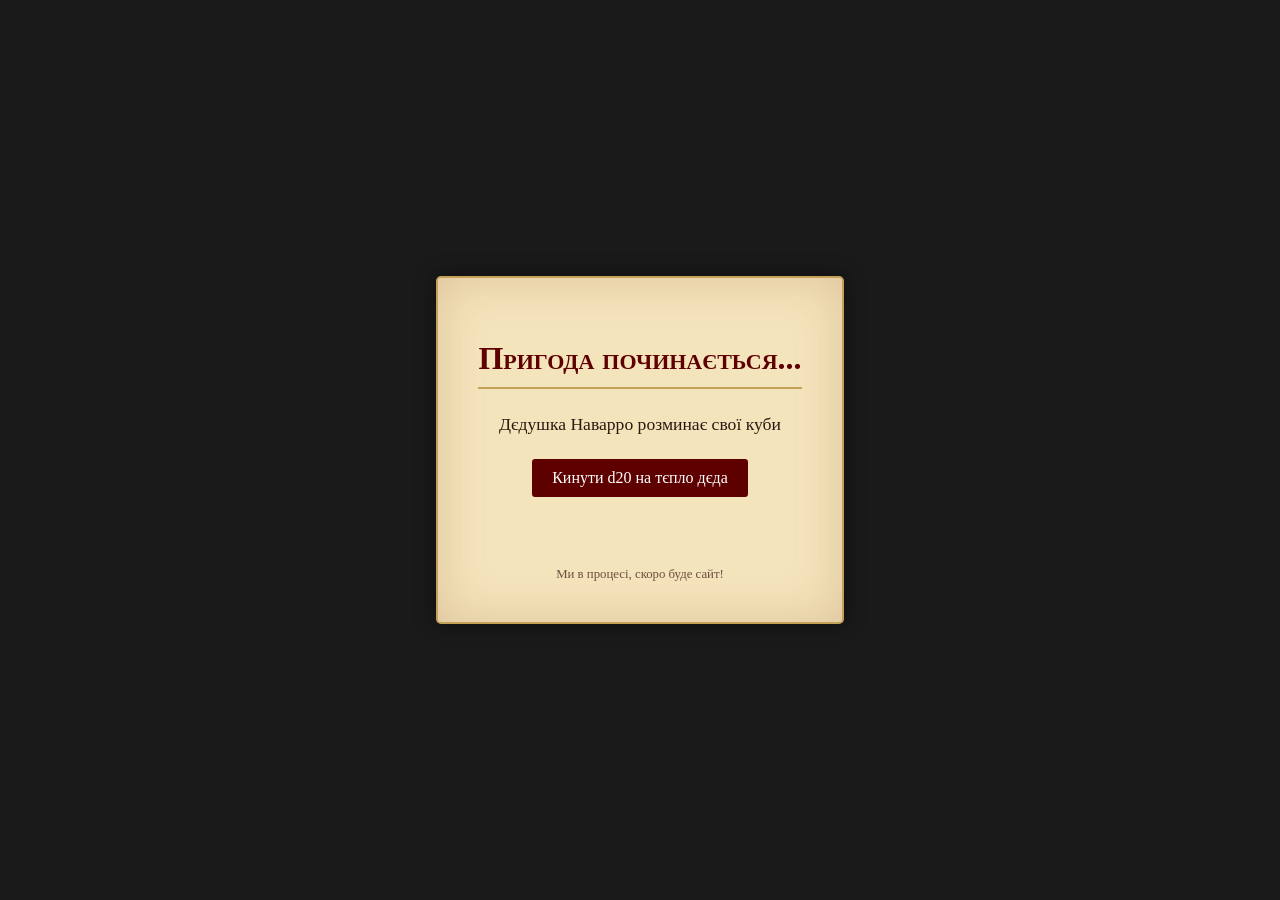
<file: index.html>
<!DOCTYPE html>
<html lang="uk">
<head>
    <meta charset="UTF-8">
    <meta name="viewport" content="width=device-width, initial-scale=1.0">
    <title>D&D Project | Under Construction</title>
    <style>
        :root {
            --gold: #c5a059;
            --dark-red: #5e0000;
            --parchment: #f4e4bc;
        }

        body {
            background-color: #1a1a1a;
            color: #2c1810;
            font-family: 'Georgia', serif;
            display: flex;
            justify-content: center;
            align-items: center;
            height: 100vh;
            margin: 0;
        }

        .scroll {
            background-color: var(--parchment);
            padding: 40px;
            border-radius: 5px;
            box-shadow: 0 0 20px rgba(0,0,0,0.5), inset 0 0 50px rgba(139, 69, 19, 0.2);
            max-width: 500px;
            text-align: center;
            border: 2px solid var(--gold);
            position: relative;
        }

        h1 {
            color: var(--dark-red);
            font-variant: small-caps;
            border-bottom: 2px solid var(--gold);
            padding-bottom: 10px;
        }

        p {
            line-height: 1.6;
            font-size: 1.1em;
        }

        .dice-container {
            margin-top: 20px;
        }

        button {
            background-color: var(--dark-red);
            color: white;
            border: none;
            padding: 10px 20px;
            cursor: pointer;
            font-family: inherit;
            font-size: 1em;
            border-radius: 3px;
            transition: transform 0.2s;
        }

        button:hover {
            background-color: #800000;
            transform: scale(1.05);
        }

        #result {
            font-weight: bold;
            font-size: 1.5em;
            color: var(--dark-red);
            margin-top: 10px;
            height: 30px;
        }

        footer {
            margin-top: 30px;
            font-size: 0.8em;
            color: #6d4c41;
        }
    </style>
</head>
<body>

    <div class="scroll">
        <h1>Пригода починається...</h1>
        <p>Дєдушка Наварро розминає свої куби</p>
        
        <div class="dice-container">
            <button onclick="rollDice()">Кинути d20 на тєпло дєда</button>
            <div id="result"></div>
        </div>

        <footer>
            Ми в процесі, скоро буде сайт!
        </footer>
    </div>

    <script>
        function rollDice() {
            const resultElement = document.getElementById('result');
            const roll = Math.floor(Math.random() * 20) + 1;
            
            let message = roll;
            if (roll === 20) message = "20! Критичний успіх!";
            if (roll === 1) message = "1... Критичний провал!";
            
            resultElement.innerText = message;
            resultElement.style.transform = "scale(1.2)";
            setTimeout(() => resultElement.style.transform = "scale(1)", 200);
        }
    </script>
</body>
</html>
</file>
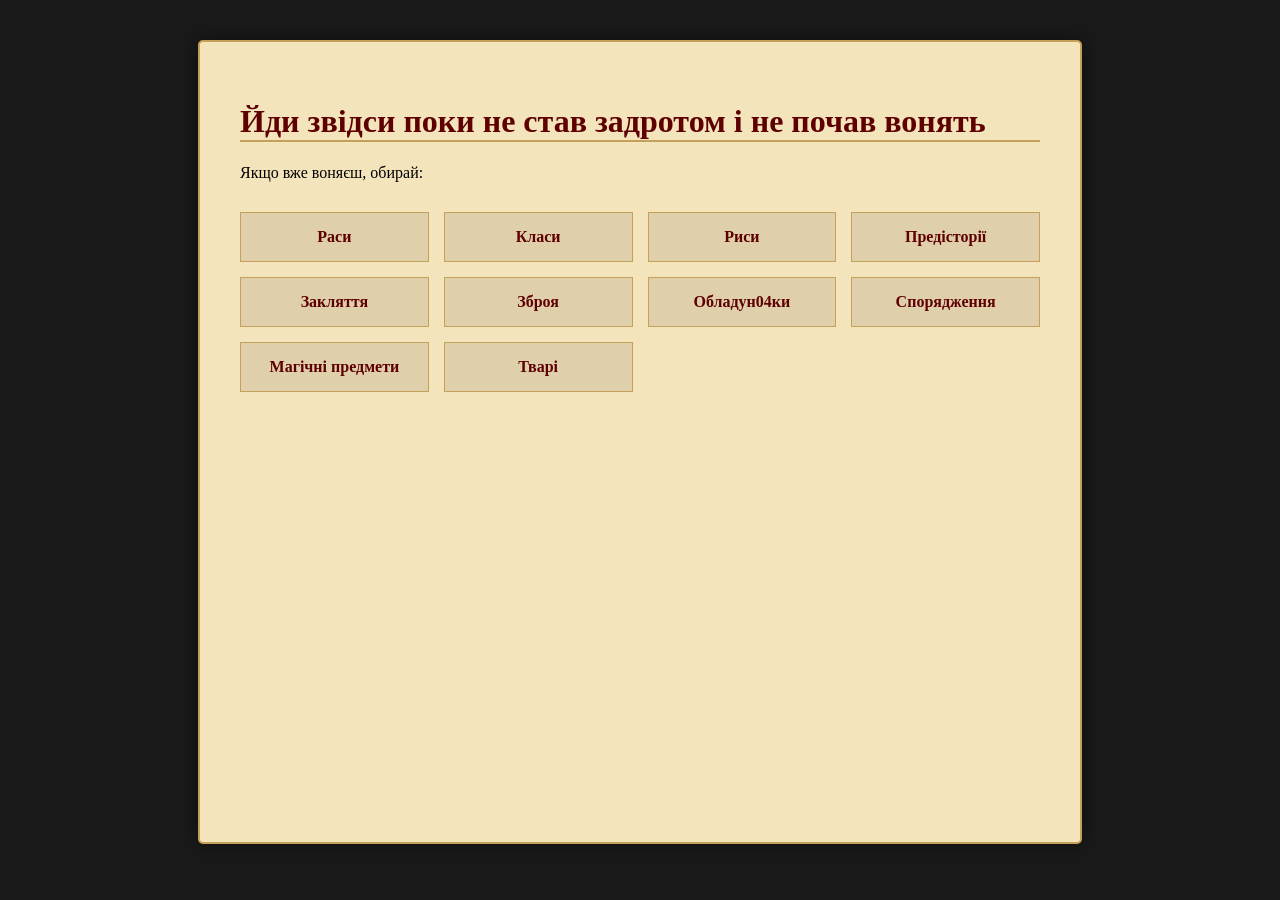
<file: DnDocs/index.html>
<!DOCTYPE html>
<html lang="uk">
<head>
    <meta charset="UTF-8">
    <title>D&D Довідник | Головна</title>
    <link rel="stylesheet" href="css/style.css">
    <style>
        .grid-container {
            display: grid;
            grid-template-columns: repeat(auto-fit, minmax(180px, 1fr));
            gap: 15px;
            margin-top: 30px;
        }
        .category-card {
            background: rgba(44, 24, 16, 0.1);
            border: 1px solid var(--gold);
            padding: 15px;
            text-decoration: none;
            color: var(--dark-red);
            font-weight: bold;
            transition: 0.3s;
            text-align: center;
        }
        .category-card:hover {
            background: var(--gold);
            color: white;
            transform: translateY(-3px);
        }
    </style>
</head>
<body>
    <div class="scroll">
        <h1>Йди звідси поки не став задротом і не почав вонять</h1>
        <p>Якщо вже воняєш, обирай:</p>
        
        <div class="grid-container">
            <a href="pages/races.html" class="category-card">Раси</a>
            <a href="pages/classes.html" class="category-card">Класи</a>
            <a href="pages/feats.html" class="category-card">Риси</a>
            <a href="pages/backgrounds.html" class="category-card">Предісторії</a>
            <a href="pages/spells.html" class="category-card">Закляття</a>
            <a href="pages/weapons.html" class="category-card">Зброя</a>
            <a href="pages/armor.html" class="category-card">Обладун04ки</a>
            <a href="pages/gear.html" class="category-card">Спорядження</a>
            <a href="pages/magic-items.html" class="category-card">Магічні предмети</a>
            <a href="pages/bestiary.html" class="category-card">Тварі</a>
        </div>
    </div>
</body>
</html>
</file>
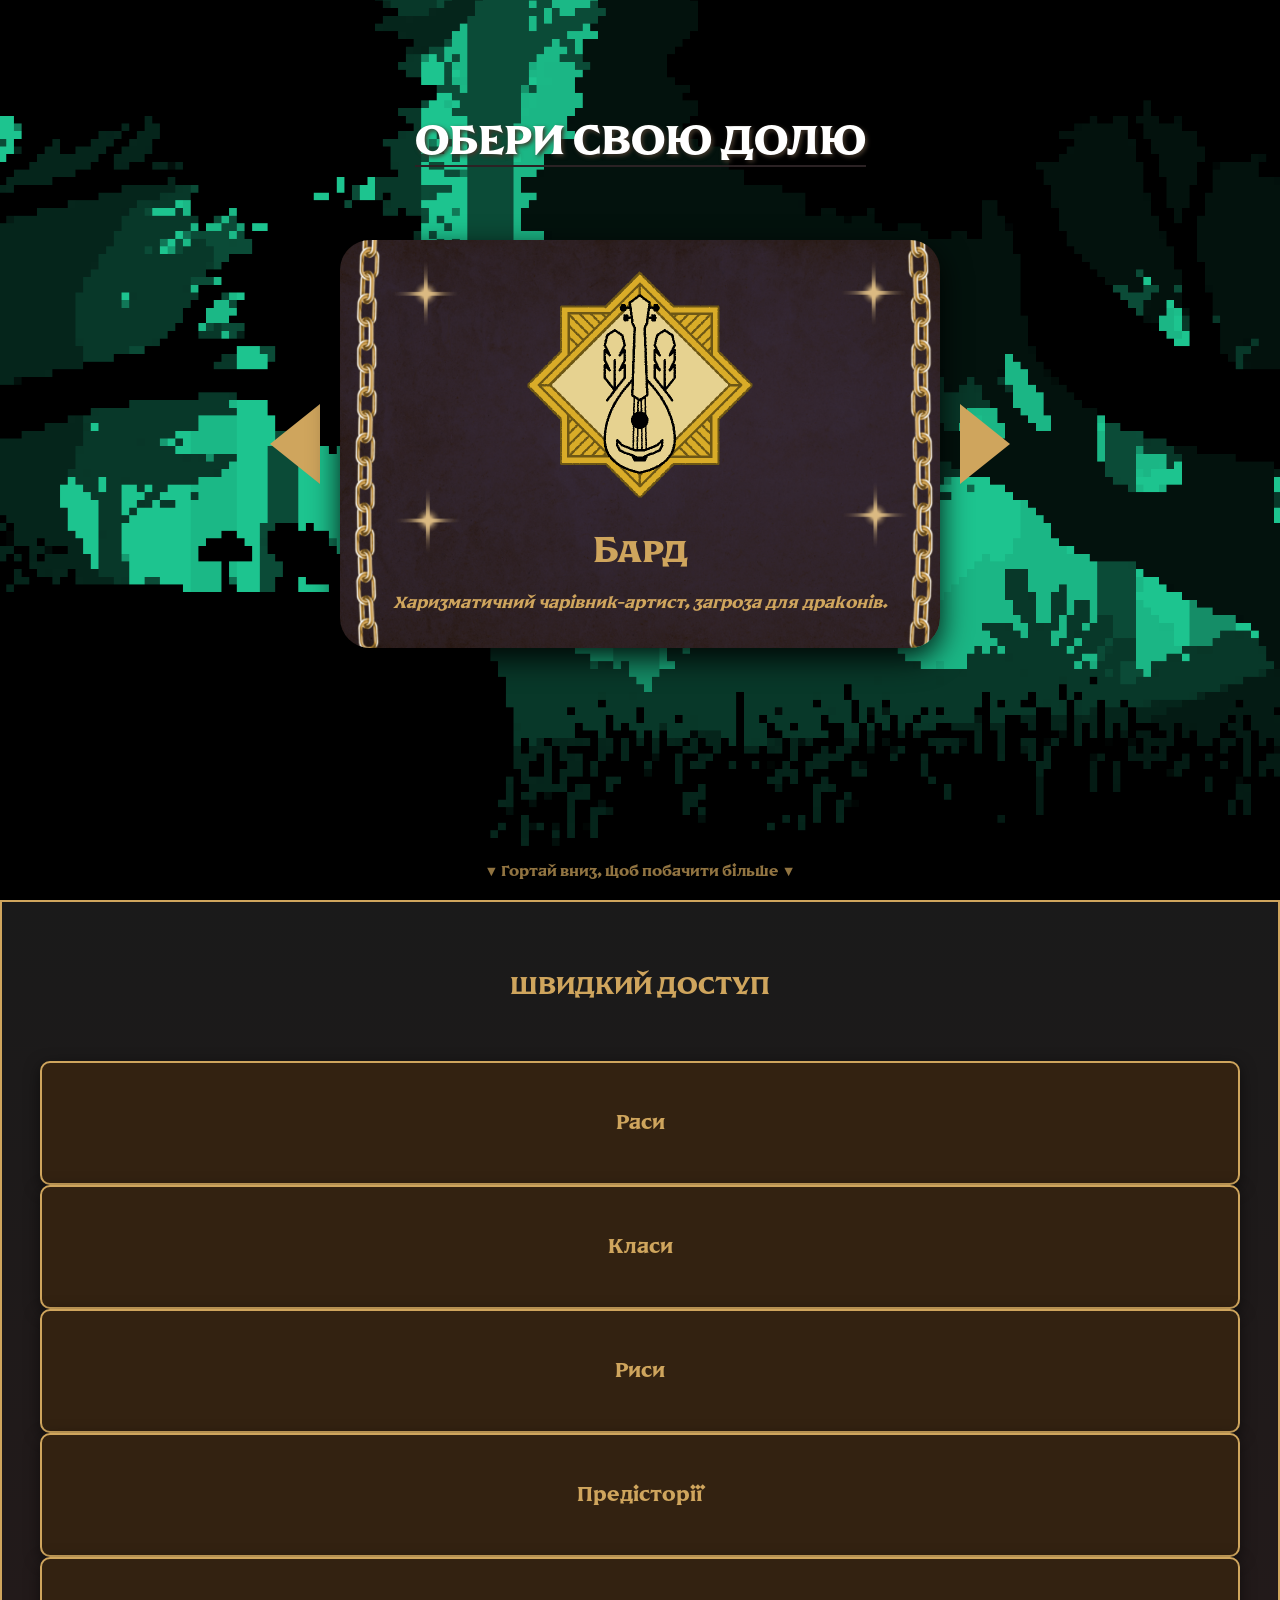
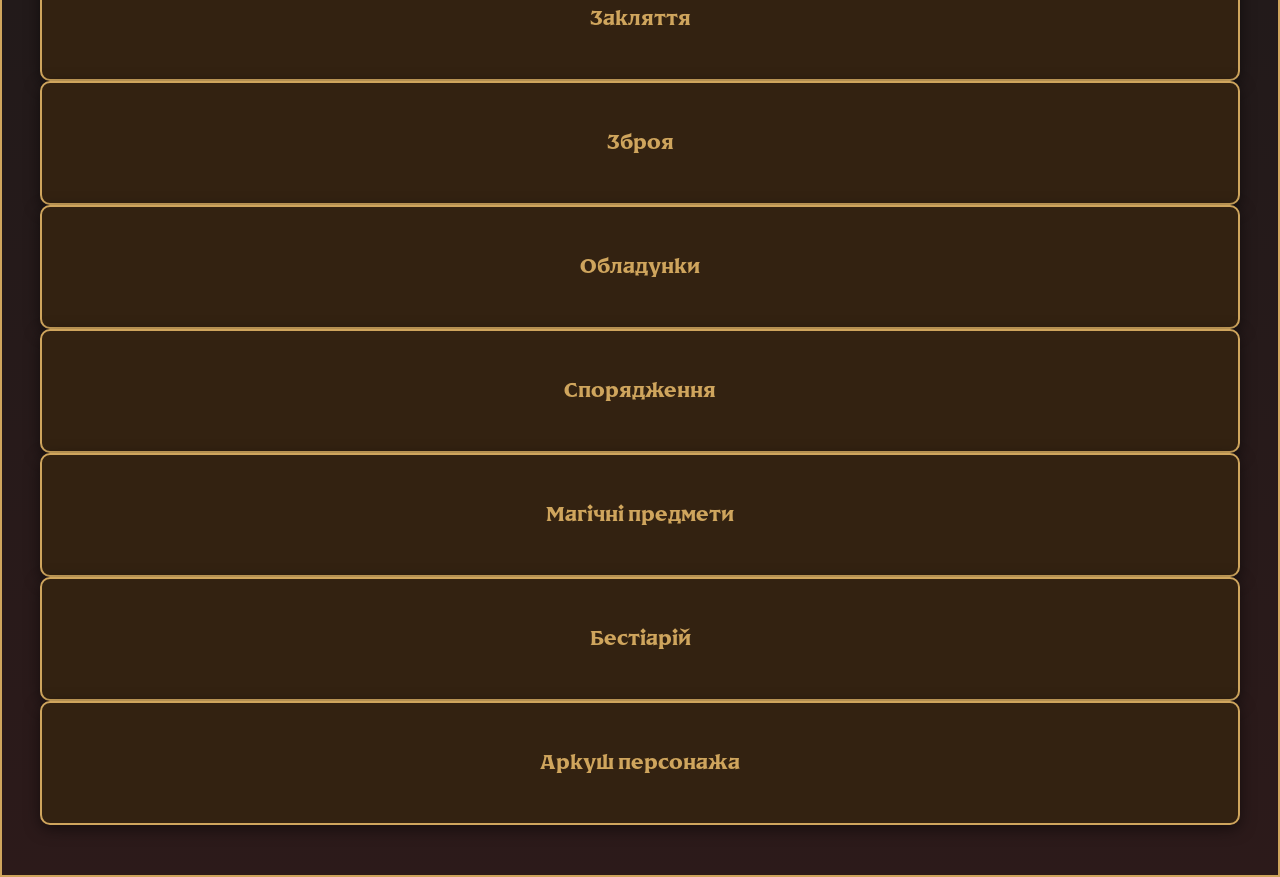
<file: docs/index.html>
<!DOCTYPE html>
<html lang="uk">
<head>
    <meta charset="UTF-8">
    <meta name="viewport" content="width=device-width, initial-scale=1.0">
    <title>D&D Довідник | Головна</title>
    <link rel="stylesheet" href="css/style.css">
    <style>
        /* Основні налаштування */
        body {
            margin: 0;
            background-color: #1a1a1a; /* Темний фон для всього сайту */
            color: #cfa55d;
        }

        /* Перший екран */
        .hero-section {
            display: flex;
            flex-direction: column;
            justify-content: flex-start;
            align-items: center;
            height: 100vh; /* Повний екран */
            padding-top: 20px;
            box-sizing: border-box;
        }

        .title-container {
            text-align: center;
            margin-top: 5%;
            margin-bottom: 20px;
        }


        .carousel-container {
            display: flex;
            flex-direction: row; 
            align-items: center;
            justify-content: center;
            width: 100%;
            max-width: 1000px;
            gap: 20px;
            padding: 20px;
            box-sizing: border-box;
        }

        .category-card-display {
            width: 100%;
            max-width: 600px;
            min-height: 400px;
            background-image: url('assets/img/mainboxbg.png');
            background-size: cover;
            background-position: center;
            display: flex;
            flex-direction: column;
            align-items: center;
            justify-content: center;
            border-radius: 30px;
            box-shadow: 0 10px 30px rgba(0,0,0,0.9);
            text-decoration: none;
            padding: 20px 40px;
            text-align: center;
            transition: 0.5s;
            box-sizing: border-box;
        }

        .category-image {
            max-width: 80%;
            max-height: 250px;
            object-fit: contain;
            margin-bottom: 15px;
        }

        .category-title {
            font-size: 2.2em;
            margin: 5px 0;
            color: #cfa55d;
            font-variant: small-caps;
        }

        .category-description {
            font-size: 1em;
            color: #cfa55d;
            font-style: italic;
        }

        /* Другий екран - Панель кнопок */
        .navigation-panel {
            border: 2px solid #cfa55d;
            min-height: 100vh;
            padding: 50px 20px;
            background: linear-gradient(to bottom, #1a1a1a, #2c1a1a);
            display: flex;
            flex-direction: column;
            align-items: center;
        }

        

        .menu-button {
            background: #332211;
            border: 2px solid #cfa55d;
            color: #cfa55d;
            padding: 20px;
            text-align: center;
            text-decoration: none;
            font-size: 1.2em;
            font-weight: bold;
            border-radius: 10px;
            transition: all 0.3s ease;
            box-shadow: 0 4px 15px rgba(0,0,0,0.5);
            display: flex;
            align-items: center;
            justify-content: center;
            height: 80px;
        }

        .menu-button:hover {
            background: #cfa55d;
            color: #1a1a1a;
            transform: translateY(-5px);
            box-shadow: 0 8px 25px rgba(207, 165, 93, 0.4);
        }

        /* Стрілки */
        .arrow { width: 0; height: 0; cursor: pointer; transition: 0.3s; }
        .arrow-left { border-top: 40px solid transparent; border-bottom: 40px solid transparent; border-right: 50px solid #cfa55d; }
        .arrow-right { border-top: 40px solid transparent; border-bottom: 40px solid transparent; border-left: 50px solid #cfa55d; }

        .fade { animation: fadeIn 0.5s; }
        @keyframes fadeIn {
            from { opacity: 0.2; transform: scale(0.98); }
            to { opacity: 1; transform: scale(1); }
        }

        @media (max-width: 650px) {
            .menu-grid { grid-template-columns: 1fr 1fr; }
        }
    </style>
</head>
<body>

    <!-- ПЕРШИЙ ЕКРАН -->
    <section class="hero-section">
        <div class="title-container">
            <h1>ОБЕРИ СВОЮ ДОЛЮ</h1>
        </div>
        <div class="carousel-container">
            <div class="arrow arrow-left" onclick="prevSlide()"></div>

            <a href="#" id="category-link" class="category-card-display fade">
                <img src="" id="category-img" class="category-image" alt="Class Image">
                <h2 id="category-name" class="category-title"></h2>
                <p id="category-desc" class="category-description"></p>
            </a>

            <div class="arrow arrow-right" onclick="nextSlide()"></div>
        </div>
        <!-- Підказка про скрол -->
        <div style="margin-top: auto; padding-bottom: 20px; font-size: 0.9em; opacity: 0.7;">
            ▼ Гортай вниз, щоб побачити більше ▼
        </div>
    </section>

    <!-- ДРУГИЙ ЕКРАН -->
    <section class="navigation-panel">
        <h2>ШВИДКИЙ ДОСТУП</h2>
        <div class="menu-grid">
            
            <a href="wiki/races.html" class="menu-button">Раси</a>
            <a href="wiki/classes.html" class="menu-button">Класи</a>
            <a href="wiki/traits.html" class="menu-button">Риси</a>
            <a href="wiki/backgrounds.html" class="menu-button">Предісторії</a>
            <a href="wiki/spells.html" class="menu-button">Закляття</a>
            <a href="wiki/weapons.html" class="menu-button">Зброя</a>
            <a href="wiki/armor.html" class="menu-button">Обладунки</a>
            <a href="wiki/gear.html" class="menu-button">Спорядження</a>
            <a href="wiki/magic-items.html" class="menu-button">Магічні предмети</a>
            <a href="wiki/bestiary.html" class="menu-button">Бестіарій</a>
            <a href="sheets/character.html" class="menu-button" style="grid-column: span 1">Аркуш персонажа</a>
        </div>
    </section>

    <script>
        const categories = [
            { name: "Бард", desc: "Харизматичний чарівник-артист, загроза для драконів.", img: "assets/img/bard.png", url: "wiki/classes/bard.html" },
            { name: "Воїн", desc: "У тебе був безмежний вибір, але ти обрав людину-воїна.", img: "assets/img/fighter.png", url: "wiki/classes/fighter.html" },
            { name: "Варвар", desc: "Дикий воїн, що впадає в лють. Rawr.", img: "assets/img/barbarian.png", url: "wiki/classes/barbarian.html" },
            { name: "Друїд", desc: "Захисник природи, що перетворюється на звірів.", img: "assets/img/druid.png", url: "wiki/classes/druid.html" },
            { name: "Жрець", desc: "Служитель божества, що отримує сили від бога.", img: "assets/img/cleric.png", url: "wiki/classes/cleric.html" },
            { name: "Монах", desc: "Майстер бойових мистецтв, 1000 бонусних атак за хід.", img: "assets/img/monk.png", url: "wiki/classes/monk.html" },
            { name: "Паладин", desc: "Святий воїн, що дає священну клятву.", img: "assets/img/paladin.png", url: "wiki/classes/paladin.html" },
            { name: "Слідопит", desc: "Мисливець та провідник дикої місцевості.", img: "assets/img/ranger.png", url: "wiki/classes/ranger.html" },
            { name: "Пройдисвіт", desc: "Майстер скритності, хитрощів та ударів у спину.", img: "assets/img/rogue.png", url: "wiki/classes/rogue.html" },
            { name: "Чаклун", desc: "Той, хто уклав угоду з могутньою сутністю.", img: "assets/img/warlock.png", url: "wiki/classes/warlock.html" },
            { name: "Чарівник", desc: "Маг-задрот, що бачить магію як науку.", img: "assets/img/wizard.png", url: "wiki/classes/wizard.html" },
            { name: "Чародій", desc: "Отримує сили від народження. Чітер.", img: "assets/img/sorcerer.png", url: "wiki/classes/sorcerer.html"}
        ];

        let currentIndex = 0;

        function updateCarousel() {
            const card = document.getElementById('category-link');
            const name = document.getElementById('category-name');
            const desc = document.getElementById('category-desc');
            const img = document.getElementById('category-img');
            
            card.classList.remove('fade');
            void card.offsetWidth;
            card.classList.add('fade');

            const cat = categories[currentIndex];
            name.innerText = cat.name;
            desc.innerText = cat.desc;
            img.src = cat.img;
            card.href = cat.url;
        }

        function nextSlide() {
            currentIndex = (currentIndex + 1) % categories.length;
            updateCarousel();
        }

        function prevSlide() {
            currentIndex = (currentIndex - 1 + categories.length) % categories.length;
            updateCarousel();
        }

        updateCarousel();

        document.addEventListener('keydown', (e) => {
            if (e.key === "ArrowRight") nextSlide();
            if (e.key === "ArrowLeft") prevSlide();
        });
    </script>
</body>
</html>
</file>
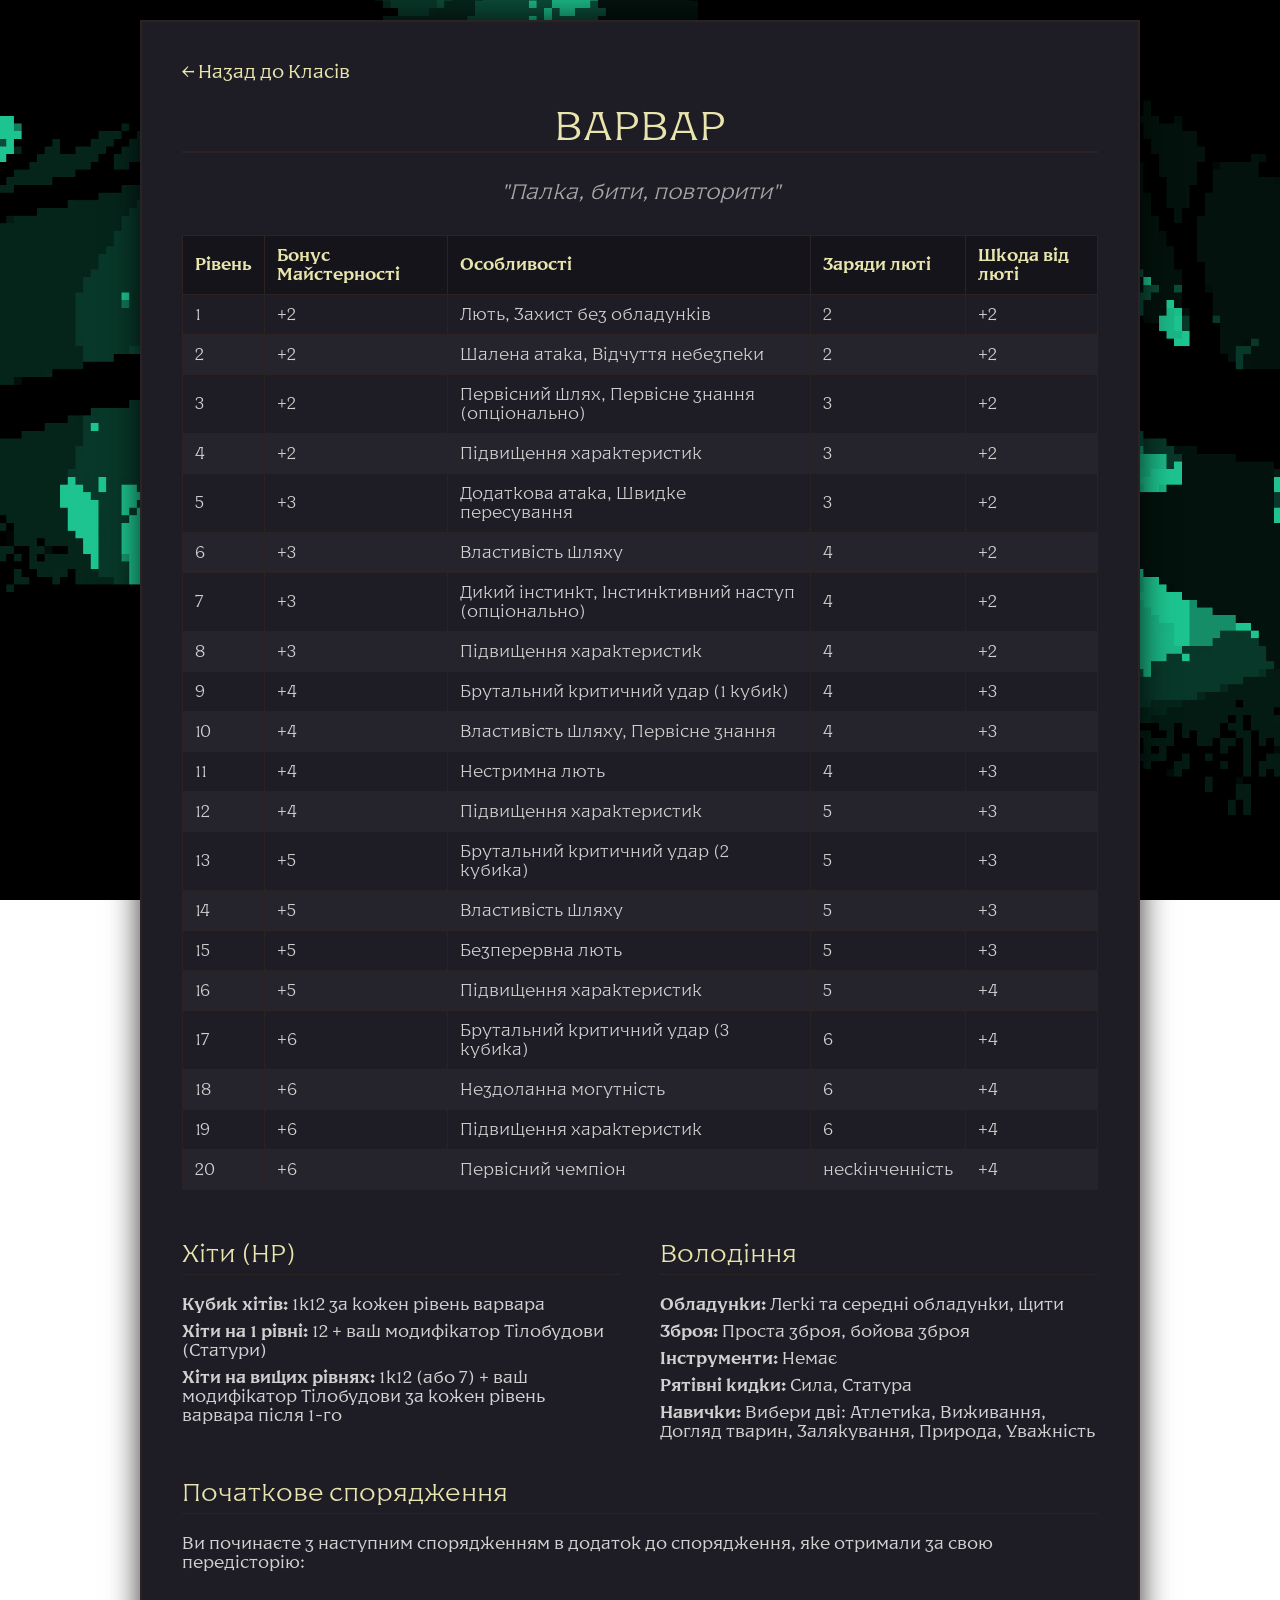
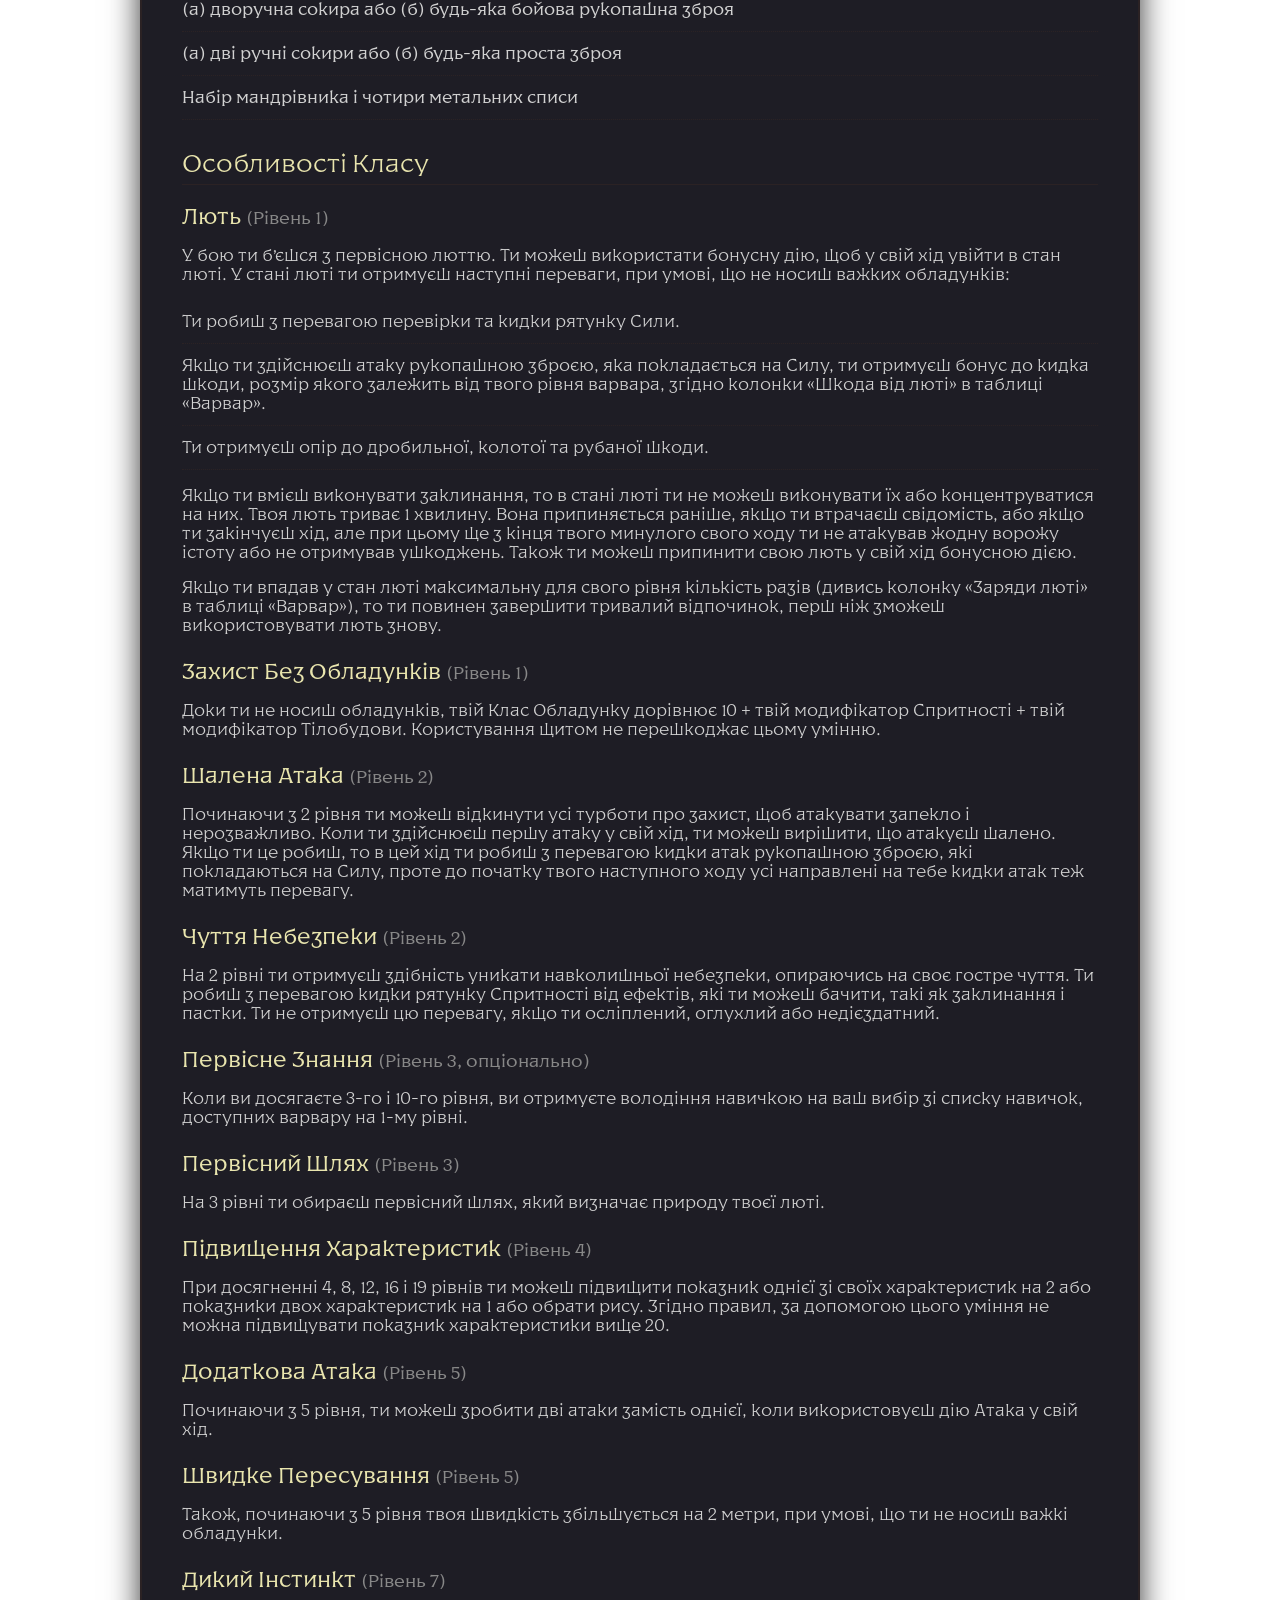
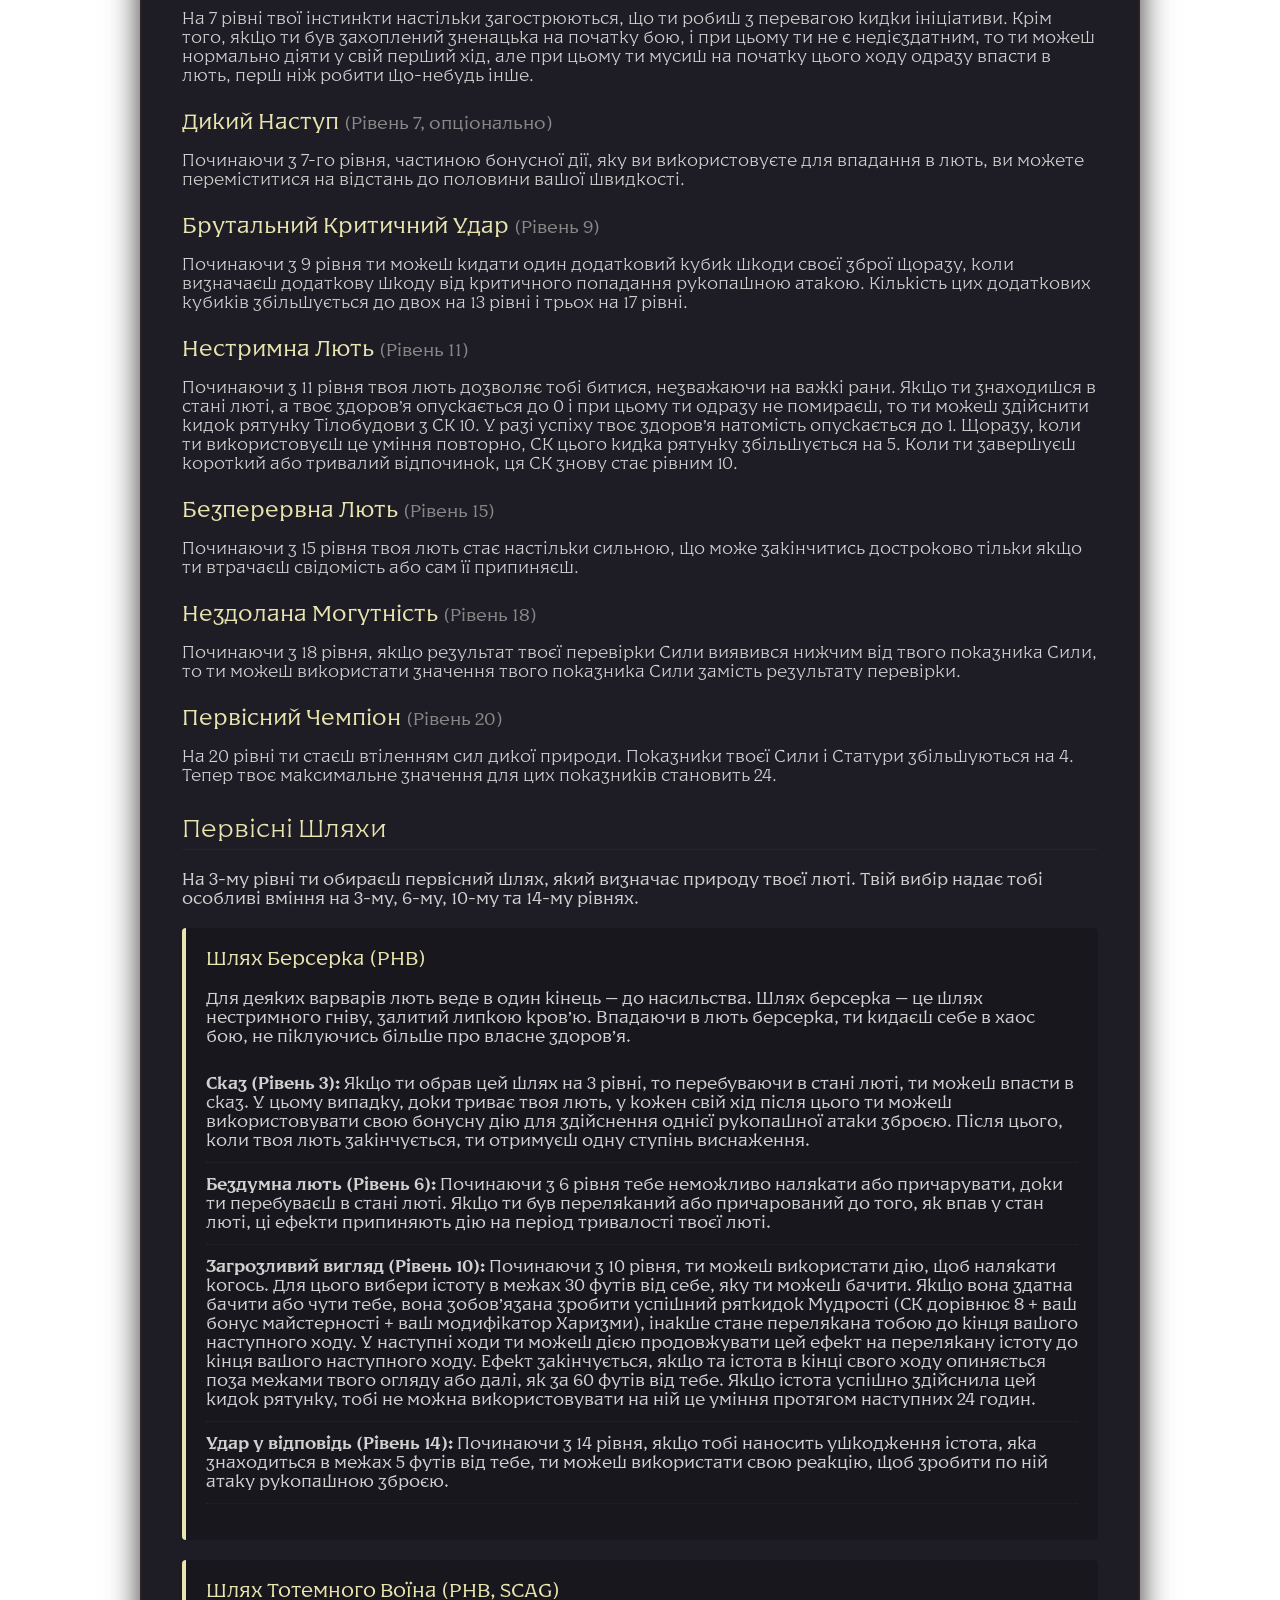
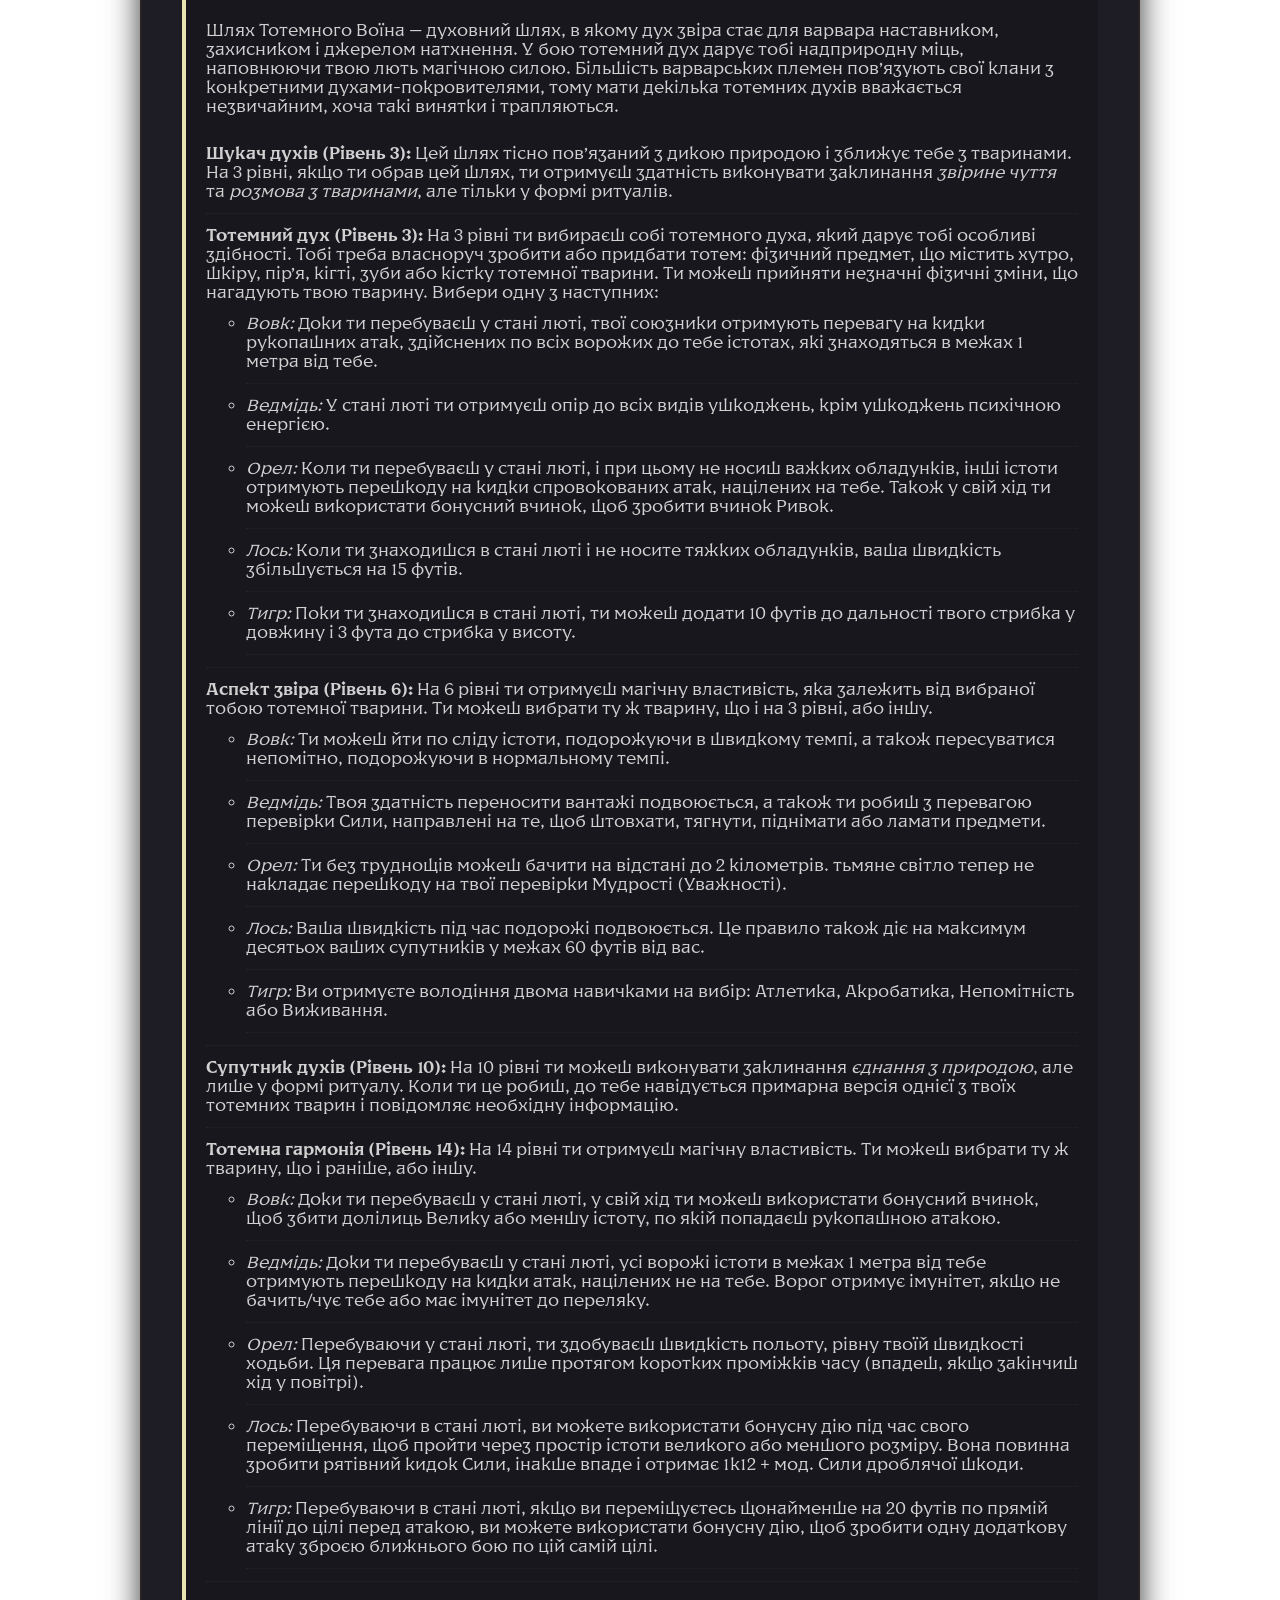
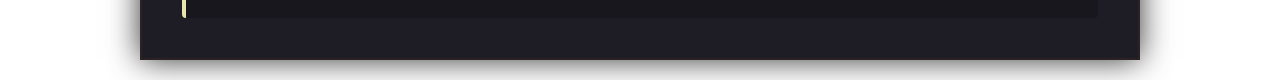
<file: docs/wiki/classes/barbarian.html>
<!DOCTYPE html>
<html lang="uk">
<head>
    <meta charset="UTF-8">
    <meta name="viewport" content="width=device-width, initial-scale=1.0">
    <title>ВАРВАР | D&D Довідник</title>
    <link rel="stylesheet" href="..\..\css\class-style.css"> 
</head>
<body>

    <div class="scroll">
        <a href="../../index.html" class="back-link">← Назад до Класів</a>

        <header class="class-header">
            <h1>ВАРВАР</h1>
            <p class="epic-quote">"Палка, бити, повторити"</p>
        </header>

        <section class="class-section">
            <div class="table-responsive">
                <table class="dnd-table">
                    <thead>
                        <tr>
                            <th>Рівень</th>
                            <th>Бонус Майстерності</th>
                            <th>Особливості</th>
                            <th>Заряди люті</th>
                            <th>Шкода від люті</th>
                        </tr>
                    </thead>
                    <tbody> 
                        <tr>
                            <td>1</td>
                            <td>+2</td>
                            <td>Лють, Захист без обладунків</td>
                            <td>2</td>
                            <td>+2</td>
                        </tr>
                        <tr>
                            <td>2</td>
                            <td>+2</td>
                            <td>Шалена атака, Відчуття небезпеки</td>
                            <td>2</td>
                            <td>+2</td>
                        </tr>
                        <tr>
                            <td>3</td>
                            <td>+2</td>
                            <td>Первісний шлях, Первісне знання (опціонально)</td>
                            <td>3</td>
                            <td>+2</td>
                        </tr>
                        <tr>
                            <td>4</td>
                            <td>+2</td>
                            <td>Підвищення характеристик</td>
                            <td>3</td>
                            <td>+2</td>
                        </tr>
                        <tr>
                            <td>5</td>
                            <td>+3</td>
                            <td>Додаткова атака, Швидке пересування</td>
                            <td>3</td>
                            <td>+2</td>
                        </tr>
                        <tr>
                            <td>6</td>
                            <td>+3</td>
                            <td>Властивість шляху</td>
                            <td>4</td>
                            <td>+2</td>
                        </tr>
                        <tr>
                            <td>7</td>
                            <td>+3</td>
                            <td>Дикий інстинкт, Інстинктивний наступ (опціонально)</td>
                            <td>4</td>
                            <td>+2</td>
                        </tr>
                        <tr>
                            <td>8</td>
                            <td>+3</td>
                            <td>Підвищення характеристик</td>
                            <td>4</td>
                            <td>+2</td>
                        </tr>
                        <tr>
                            <td>9</td>
                            <td>+4</td>
                            <td>Брутальний критичний удар (1 кубик)</td>
                            <td>4</td>
                            <td>+3</td>
                        </tr>
                        <tr>
                            <td>10</td>
                            <td>+4</td>
                            <td>Властивість шляху, Первісне знання</td>
                            <td>4</td>
                            <td>+3</td>
                        </tr>
                        <tr>
                            <td>11</td>
                            <td>+4</td>
                            <td>Нестримна лють</td>
                            <td>4</td>
                            <td>+3</td>
                        </tr>
                        <tr>
                            <td>12</td>
                            <td>+4</td>
                            <td>Підвищення характеристик</td>
                            <td>5</td>
                            <td>+3</td>
                        </tr>
                        <tr>
                            <td>13</td>
                            <td>+5</td>
                            <td>Брутальний критичний удар (2 кубика)</td>
                            <td>5</td>
                            <td>+3</td>
                        </tr>
                        <tr>
                            <td>14</td>
                            <td>+5</td>
                            <td>Властивість шляху</td>
                            <td>5</td>
                            <td>+3</td>
                        </tr>
                        <tr>
                            <td>15</td>
                            <td>+5</td>
                            <td>Безперервна лють</td>
                            <td>5</td>
                            <td>+3</td>
                        </tr>
                        <tr>
                            <td>16</td>
                            <td>+5</td>
                            <td>Підвищення характеристик</td>
                            <td>5</td>
                            <td>+4</td>
                        </tr>
                        <tr>
                            <td>17</td>
                            <td>+6</td>
                            <td>Брутальний критичний удар (3 кубика)</td>
                            <td>6</td>
                            <td>+4</td>
                        </tr>
                        <tr>
                            <td>18</td>
                            <td>+6</td>
                            <td>Нездоланна могутність</td>
                            <td>6</td>
                            <td>+4</td>
                        </tr>
                         <tr>
                            <td>19</td>
                            <td>+6</td>
                            <td>Підвищення характеристик</td>
                            <td>6</td>
                            <td>+4</td>
                        </tr>
                        <tr>
                            <td>20</td>
                            <td>+6</td>
                            <td>Первісний чемпіон</td>
                            <td>нескінченність</td>
                            <td>+4</td>
                        </tr>
                    </tbody>
                </table>
            </div>
        </section>

        <section class="class-section columns">
            <div class="column">
                <h2>Хіти (HP)</h2>
                <p><strong>Кубик хітів:</strong> 1к12 за кожен рівень варвара</p>
                <p><strong>Хіти на 1 рівні:</strong> 12 + ваш модифікатор Тілобудови (Статури)</p>
                <p><strong>Хіти на вищих рівнях:</strong> 1к12 (або 7) + ваш модифікатор Тілобудови за кожен рівень варвара після 1-го</p>
            </div>

            <div class="column">
                <h2>Володіння</h2>
                <p><strong>Обладунки:</strong> Легкі та середні обладунки, щити</p>
                <p><strong>Зброя:</strong> Проста зброя, бойова зброя</p>
                <p><strong>Інструменти:</strong> Немає</p>
                <p><strong>Рятівні кидки:</strong> Сила, Статура</p>
                <p><strong>Навички:</strong> Вибери дві: Атлетика, Виживання, Догляд тварин, Залякування, Природа, Уважність</p>
            </div>
        </section>

        <section class="class-section">
            <h2>Початкове спорядження</h2>
            <p>Ви починаєте з наступним спорядженням в додаток до спорядження, яке отримали за свою передісторію:</p>
            <ul class="wiki-list">
                <li>(а) дворучна сокира або (б) будь-яка бойова рукопашна зброя</li>
                <li>(а) дві ручні сокири або (б) будь-яка проста зброя</li>
                <li>Набір мандрівника і чотири метальних списи</li>
            </ul>
        </section>

        <section class="class-section features">
            <h2>Особливості Класу</h2>
            
            <div class="feature-item">
                <h3>Лють <span>(Рівень 1)</span></h3>
                <p>У бою ти б’єшся з первісною люттю. Ти можеш використати бонусну дію, щоб у свій хід увійти в стан люті. У стані люті ти отримуєш наступні переваги, при умові, що не носиш важких обладунків:</p>
                <ul class="wiki-list">
                    <li>Ти робиш з перевагою перевірки та кидки рятунку Сили.</li>
                    <li>Якщо ти здійснюєш атаку рукопашною зброєю, яка покладається на Силу, ти отримуєш бонус до кидка шкоди, розмір якого залежить від твого рівня варвара, згідно колонки «Шкода від люті» в таблиці «Варвар».</li>
                    <li>Ти отримуєш опір до дробильної, колотої та рубаної шкоди.</li>
                </ul>
                <p>Якщо ти вмієш виконувати заклинання, то в стані люті ти не можеш виконувати їх або концентруватися на них. Твоя лють триває 1 хвилину. Вона припиняється раніше, якщо ти втрачаєш свідомість, або якщо ти закінчуєш хід, але при цьому ще з кінця твого минулого свого ходу ти не атакував жодну ворожу істоту або не отримував ушкоджень. Також ти можеш припинити свою лють у свій хід бонусною дією.</p>
                <p>Якщо ти впадав у стан люті максимальну для свого рівня кількість разів (дивись колонку «Заряди люті» в таблиці «Варвар»), то ти повинен завершити тривалий відпочинок, перш ніж зможеш використовувати лють знову.</p>
            </div>

            <div class="feature-item">
                <h3>Захист Без Обладунків <span>(Рівень 1)</span></h3>
                <p>Доки ти не носиш обладунків, твій Клас Обладунку дорівнює 10 + твій модифікатор Спритності + твій модифікатор Тілобудови. Користування щитом не перешкоджає цьому умінню.</p>
            </div>

            <div class="feature-item">
                <h3>Шалена Атака <span>(Рівень 2)</span></h3>
                <p>Починаючи з 2 рівня ти можеш відкинути усі турботи про захист, щоб атакувати запекло і нерозважливо. Коли ти здійснюєш першу атаку у свій хід, ти можеш вирішити, що атакуєш шалено. Якщо ти це робиш, то в цей хід ти робиш з перевагою кидки атак рукопашною зброєю, які покладаються на Силу, проте до початку твого наступного ходу усі направлені на тебе кидки атак теж матимуть перевагу.</p>
            </div>

            <div class="feature-item">
                <h3>Чуття Небезпеки <span>(Рівень 2)</span></h3>
                <p>На 2 рівні ти отримуєш здібність уникати навколишньої небезпеки, опираючись на своє гостре чуття. Ти робиш з перевагою кидки рятунку Спритності від ефектів, які ти можеш бачити, такі як заклинання і пастки. Ти не отримуєш цю перевагу, якщо ти осліплений, оглухлий або недієздатний.</p>
            </div>

            <div class="feature-item">
                <h3>Первісне Знання <span>(Рівень 3, опціонально)</span></h3>
                <p>Коли ви досягаєте 3-го і 10-го рівня, ви отримуєте володіння навичкою на ваш вибір зі списку навичок, доступних варвару на 1-му рівні.</p>
            </div>

            <div class="feature-item">
                <h3>Первісний Шлях <span>(Рівень 3)</span></h3>
                <p>На 3 рівні ти обираєш первісний шлях, який визначає природу твоєї люті.</p>
            </div>

            <div class="feature-item">
                <h3>Підвищення Характеристик <span>(Рівень 4)</span></h3>
                <p>При досягненні 4, 8, 12, 16 і 19 рівнів ти можеш підвищити показник однієї зі своїх характеристик на 2 або показники двох характеристик на 1 або обрати рису. Згідно правил, за допомогою цього уміння не можна підвищувати показник характеристики вище 20.</p>
            </div>
            
            <div class="feature-item">
                <h3>Додаткова Атака <span>(Рівень 5)</span></h3>
                <p>Починаючи з 5 рівня, ти можеш зробити дві атаки замість однієї, коли використовуєш дію Атака у свій хід.</p>
            </div>

            <div class="feature-item">
                <h3>Швидке Пересування <span>(Рівень 5)</span></h3>
                <p>Також, починаючи з 5 рівня твоя швидкість збільшується на 2 метри, при умові, що ти не носиш важкі обладунки.</p>
            </div>

            <div class="feature-item">
                <h3>Дикий Інстинкт <span>(Рівень 7)</span></h3>
                <p>На 7 рівні твої інстинкти настільки загострюються, що ти робиш з перевагою кидки ініціативи. Крім того, якщо ти був захоплений зненацька на початку бою, і при цьому ти не є недієздатним, то ти можеш нормально діяти у свій перший хід, але при цьому ти мусиш на початку цього ходу одразу впасти в лють, перш ніж робити що-небудь інше.</p>
            </div>

            <div class="feature-item">
                <h3>Дикий Наступ <span>(Рівень 7, опціонально)</span></h3>
                <p>Починаючи з 7-го рівня, частиною бонусної дії, яку ви використовуєте для впадання в лють, ви можете переміститися на відстань до половини вашої швидкості.</p>
            </div>

            <div class="feature-item">
                <h3>Брутальний Критичний Удар <span>(Рівень 9)</span></h3>
                <p>Починаючи з 9 рівня ти можеш кидати один додатковий кубик шкоди своєї зброї щоразу, коли визначаєш додаткову шкоду від критичного попадання рукопашною атакою. Кількість цих додаткових кубиків збільшується до двох на 13 рівні і трьох на 17 рівні.</p>
            </div>

            <div class="feature-item">
                <h3>Нестримна Лють <span>(Рівень 11)</span></h3>
                <p>Починаючи з 11 рівня твоя лють дозволяє тобі битися, незважаючи на важкі рани. Якщо ти знаходишся в стані люті, а твоє здоров’я опускається до 0 і при цьому ти одразу не помираєш, то ти можеш здійснити кидок рятунку Тілобудови з СК 10. У разі успіху твоє здоров’я натомість опускається до 1. Щоразу, коли ти використовуєш це уміння повторно, СК цього кидка рятунку збільшується на 5. Коли ти завершуєш короткий або тривалий відпочинок, ця СК знову стає рівним 10.</p>
            </div>

            <div class="feature-item">
                <h3>Безперервна Лють <span>(Рівень 15)</span></h3>
                <p>Починаючи з 15 рівня твоя лють стає настільки сильною, що може закінчитись достроково тільки якщо ти втрачаєш свідомість або сам її припиняєш.</p>
            </div>

            <div class="feature-item">
                <h3>Нездолана Могутність <span>(Рівень 18)</span></h3>
                <p>Починаючи з 18 рівня, якщо результат твоєї перевірки Сили виявився нижчим від твого показника Сили, то ти можеш використати значення твого показника Сили замість результату перевірки.</p>
            </div>

            <div class="feature-item">
                <h3>Первісний Чемпіон <span>(Рівень 20)</span></h3>
                <p>На 20 рівні ти стаєш втіленням сил дикої природи. Показники твоєї Сили і Статури збільшуються на 4. Тепер твоє максимальне значення для цих показників становить 24.</p>
            </div>
        </section>

        <section class="class-section subclasses">
            <h2>Первісні Шляхи</h2>
            <p>На 3-му рівні ти обираєш первісний шлях, який визначає природу твоєї люті. Твій вибір надає тобі особливі вміння на 3-му, 6-му, 10-му та 14-му рівнях.</p>

            <div class="subclass-card">
                <h3>Шлях Берсерка (PHB)</h3>
                <p>Для деяких варварів лють веде в один кінець — до насильства. Шлях берсерка — це шлях нестримного гніву, залитий липкою кров’ю. Впадаючи в лють берсерка, ти кидаєш себе в хаос бою, не піклуючись більше про власне здоров’я.</p>
                <ul class="wiki-list">
                    <li><strong>Сказ (Рівень 3):</strong> Якщо ти обрав цей шлях на 3 рівні, то перебуваючи в стані люті, ти можеш впасти в сказ. У цьому випадку, доки триває твоя лють, у кожен свій хід після цього ти можеш використовувати свою бонусну дію для здійснення однієї рукопашної атаки зброєю. Після цього, коли твоя лють закінчується, ти отримуєш одну ступінь виснаження.</li>
                    <li><strong>Бездумна лють (Рівень 6):</strong> Починаючи з 6 рівня тебе неможливо налякати або причарувати, доки ти перебуваєш в стані люті. Якщо ти був переляканий або причарований до того, як впав у стан люті, ці ефекти припиняють дію на період тривалості твоєї люті.</li>
                    <li><strong>Загрозливий вигляд (Рівень 10):</strong> Починаючи з 10 рівня, ти можеш використати дію, щоб налякати когось. Для цього вибери істоту в межах 30 футів від себе, яку ти можеш бачити. Якщо вона здатна бачити або чути тебе, вона зобов’язана зробити успішний ряткидок Мудрості (СК дорівнює 8 + ваш бонус майстерності + ваш модифікатор Харизми), інакше стане перелякана тобою до кінця вашого наступного ходу. У наступні ходи ти можеш дією продовжувати цей ефект на перелякану істоту до кінця вашого наступного ходу. Ефект закінчується, якщо та істота в кінці свого ходу опиняється поза межами твого огляду або далі, як за 60 футів від тебе. Якщо істота успішно здійснила цей кидок рятунку, тобі не можна використовувати на ній це уміння протягом наступних 24 годин.</li>
                    <li><strong>Удар у відповідь (Рівень 14):</strong> Починаючи з 14 рівня, якщо тобі наносить ушкодження істота, яка знаходиться в межах 5 футів від тебе, ти можеш використати свою реакцію, щоб зробити по ній атаку рукопашною зброєю.</li>
                </ul>
            </div>
            
            <div class="subclass-card">
                <h3>Шлях Тотемного Воїна (PHB, SCAG)</h3>
                <p>Шлях Тотемного Воїна — духовний шлях, в якому дух звіра стає для варвара наставником, захисником і джерелом натхнення. У бою тотемний дух дарує тобі надприродну міць, наповнюючи твою лють магічною силою. Більшість варварських племен пов’язують свої клани з конкретними духами-покровителями, тому мати декілька тотемних духів вважається незвичайним, хоча такі винятки і трапляються.</p>
                <ul class="wiki-list">
                    <li><strong>Шукач духів (Рівень 3):</strong> Цей шлях тісно пов’язаний з дикою природою і зближує тебе з тваринами. На 3 рівні, якщо ти обрав цей шлях, ти отримуєш здатність виконувати заклинання <em>звірине чуття</em> та <em>розмова з тваринами</em>, але тільки у формі ритуалів.</li>
                    <li><strong>Тотемний дух (Рівень 3):</strong> На 3 рівні ти вибираєш собі тотемного духа, який дарує тобі особливі здібності. Тобі треба власноруч зробити або придбати тотем: фізичний предмет, що містить хутро, шкіру, пір’я, кігті, зуби або кістку тотемної тварини. Ти можеш прийняти незначні фізичні зміни, що нагадують твою тварину. Вибери одну з наступних:
                        <ul>
                            <li><em>Вовк:</em> Доки ти перебуваєш у стані люті, твої союзники отримують перевагу на кидки рукопашних атак, здійснених по всіх ворожих до тебе істотах, які знаходяться в межах 1 метра від тебе.</li>
                            <li><em>Ведмідь:</em> У стані люті ти отримуєш опір до всіх видів ушкоджень, крім ушкоджень психічною енергією.</li>
                            <li><em>Орел:</em> Коли ти перебуваєш у стані люті, і при цьому не носиш важких обладунків, інші істоти отримують перешкоду на кидки спровокованих атак, націлених на тебе. Також у свій хід ти можеш використати бонусний вчинок, щоб зробити вчинок Ривок.</li>
                            <li><em>Лось:</em> Коли ти знаходишся в стані люті і не носите тяжких обладунків, ваша швидкість збільшується на 15 футів.</li>
                            <li><em>Тигр:</em> Поки ти знаходишся в стані люті, ти можеш додати 10 футів до дальності твого стрибка у довжину і 3 фута до стрибка у висоту.</li>
                        </ul>
                    </li>
                    <li><strong>Аспект звіра (Рівень 6):</strong> На 6 рівні ти отримуєш магічну властивість, яка залежить від вибраної тобою тотемної тварини. Ти можеш вибрати ту ж тварину, що і на 3 рівні, або іншу.
                        <ul>
                            <li><em>Вовк:</em> Ти можеш йти по сліду істоти, подорожуючи в швидкому темпі, а також пересуватися непомітно, подорожуючи в нормальному темпі.</li>
                            <li><em>Ведмідь:</em> Твоя здатність переносити вантажі подвоюється, а також ти робиш з перевагою перевірки Сили, направлені на те, щоб штовхати, тягнути, піднімати або ламати предмети.</li>
                            <li><em>Орел:</em> Ти без труднощів можеш бачити на відстані до 2 кілометрів. тьмяне світло тепер не накладає перешкоду на твої перевірки Мудрості (Уважності).</li>
                            <li><em>Лось:</em> Ваша швидкість під час подорожі подвоюється. Це правило також діє на максимум десятьох ваших супутників у межах 60 футів від вас.</li>
                            <li><em>Тигр:</em> Ви отримуєте володіння двома навичками на вибір: Атлетика, Акробатика, Непомітність або Виживання.</li>
                        </ul>
                    </li>
                    <li><strong>Супутник духів (Рівень 10):</strong> На 10 рівні ти можеш виконувати заклинання <em>єднання з природою</em>, але лише у формі ритуалу. Коли ти це робиш, до тебе навідується примарна версія однієї з твоїх тотемних тварин і повідомляє необхідну інформацію.</li>
                    <li><strong>Тотемна гармонія (Рівень 14):</strong> На 14 рівні ти отримуєш магічну властивість. Ти можеш вибрати ту ж тварину, що і раніше, або іншу.
                        <ul>
                            <li><em>Вовк:</em> Доки ти перебуваєш у стані люті, у свій хід ти можеш використати бонусний вчинок, щоб збити долілиць Велику або меншу істоту, по якій попадаєш рукопашною атакою.</li>
                            <li><em>Ведмідь:</em> Доки ти перебуваєш у стані люті, усі ворожі істоти в межах 1 метра від тебе отримують перешкоду на кидки атак, націлених не на тебе. Ворог отримує імунітет, якщо не бачить/чує тебе або має імунітет до переляку.</li>
                            <li><em>Орел:</em> Перебуваючи у стані люті, ти здобуваєш швидкість польоту, рівну твоїй швидкості ходьби. Ця перевага працює лише протягом коротких проміжків часу (впадеш, якщо закінчиш хід у повітрі).</li>
                            <li><em>Лось:</em> Перебуваючи в стані люті, ви можете використати бонусну дію під час свого переміщення, щоб пройти через простір істоти великого або меншого розміру. Вона повинна зробити рятівний кидок Сили, інакше впаде і отримає 1к12 + мод. Сили дроблячої шкоди.</li>
                            <li><em>Тигр:</em> Перебуваючи в стані люті, якщо ви переміщуєтесь щонайменше на 20 футів по прямій лінії до цілі перед атакою, ви можете використати бонусну дію, щоб зробити одну додаткову атаку зброєю ближнього бою по цій самій цілі.</li>
                        </ul>
                    </li>
                </ul>
            </div>
        </section>

    </div>
</body>
</html>
</file>
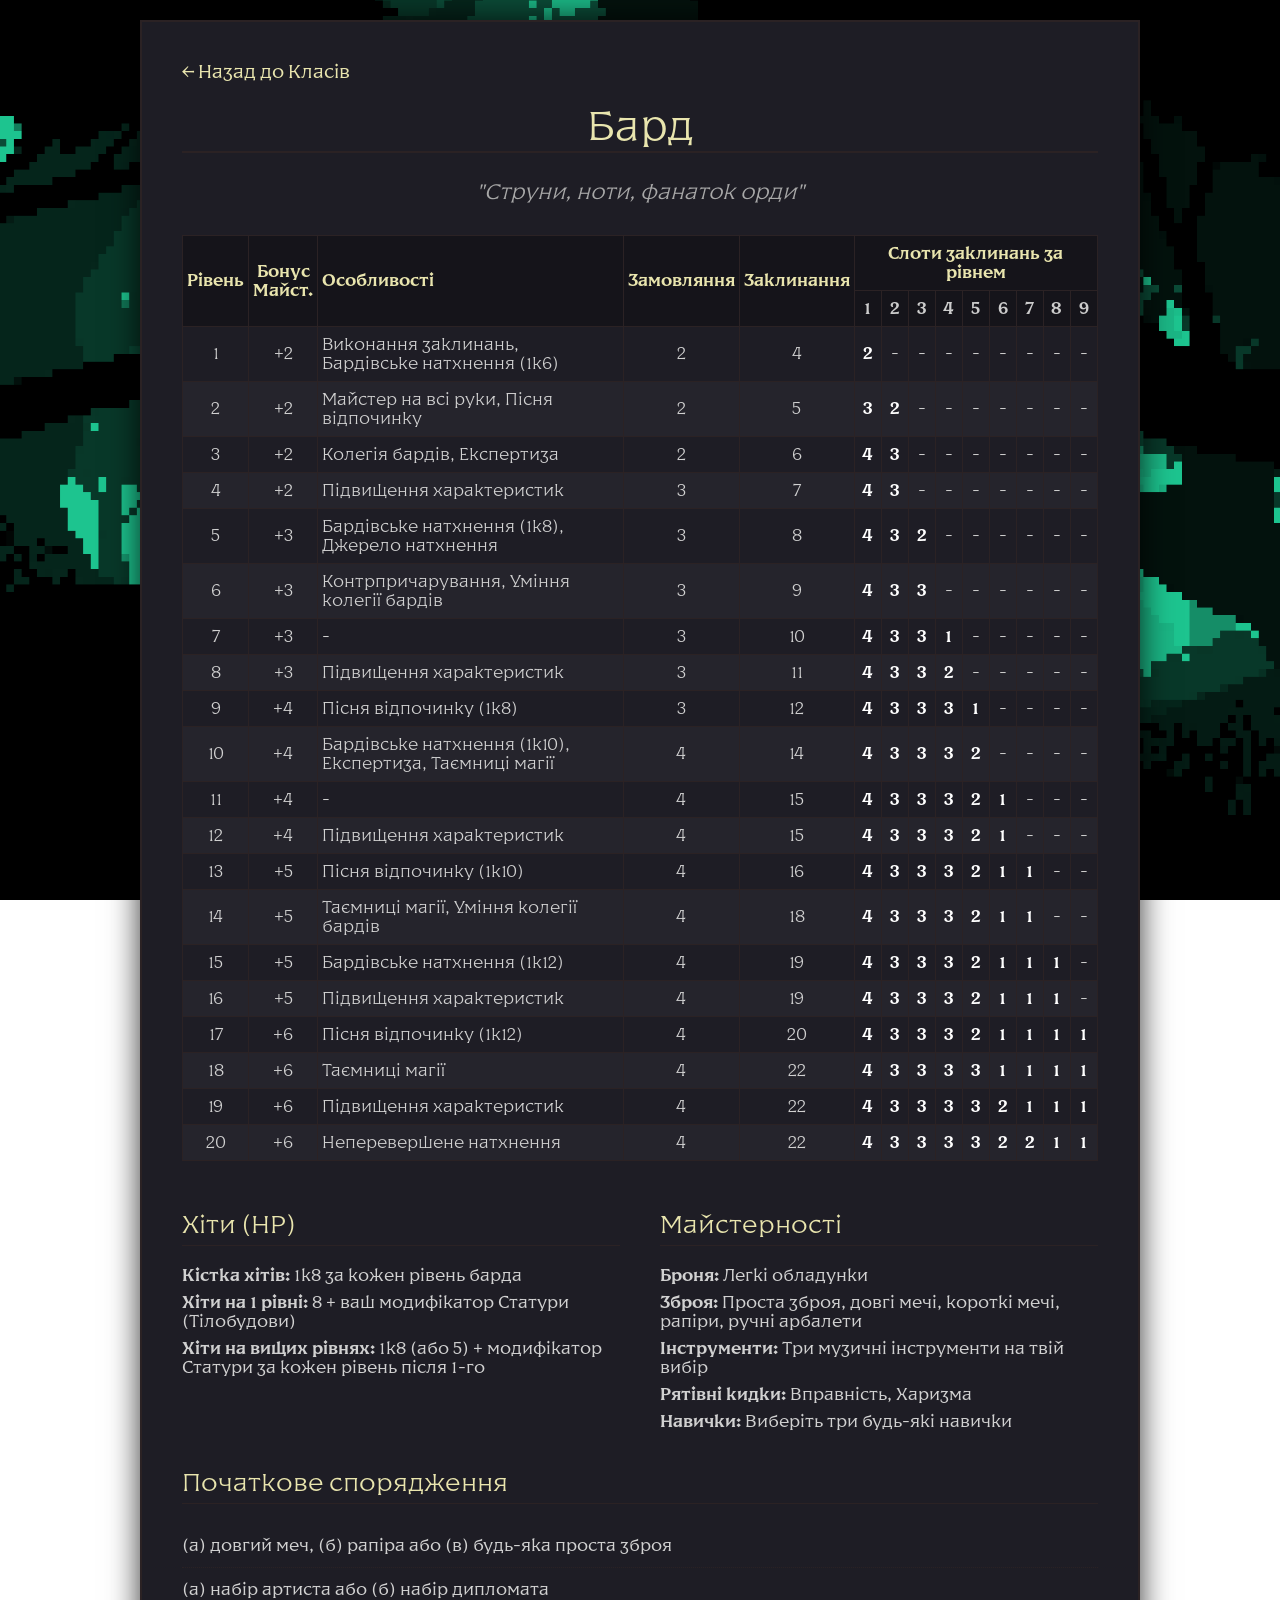
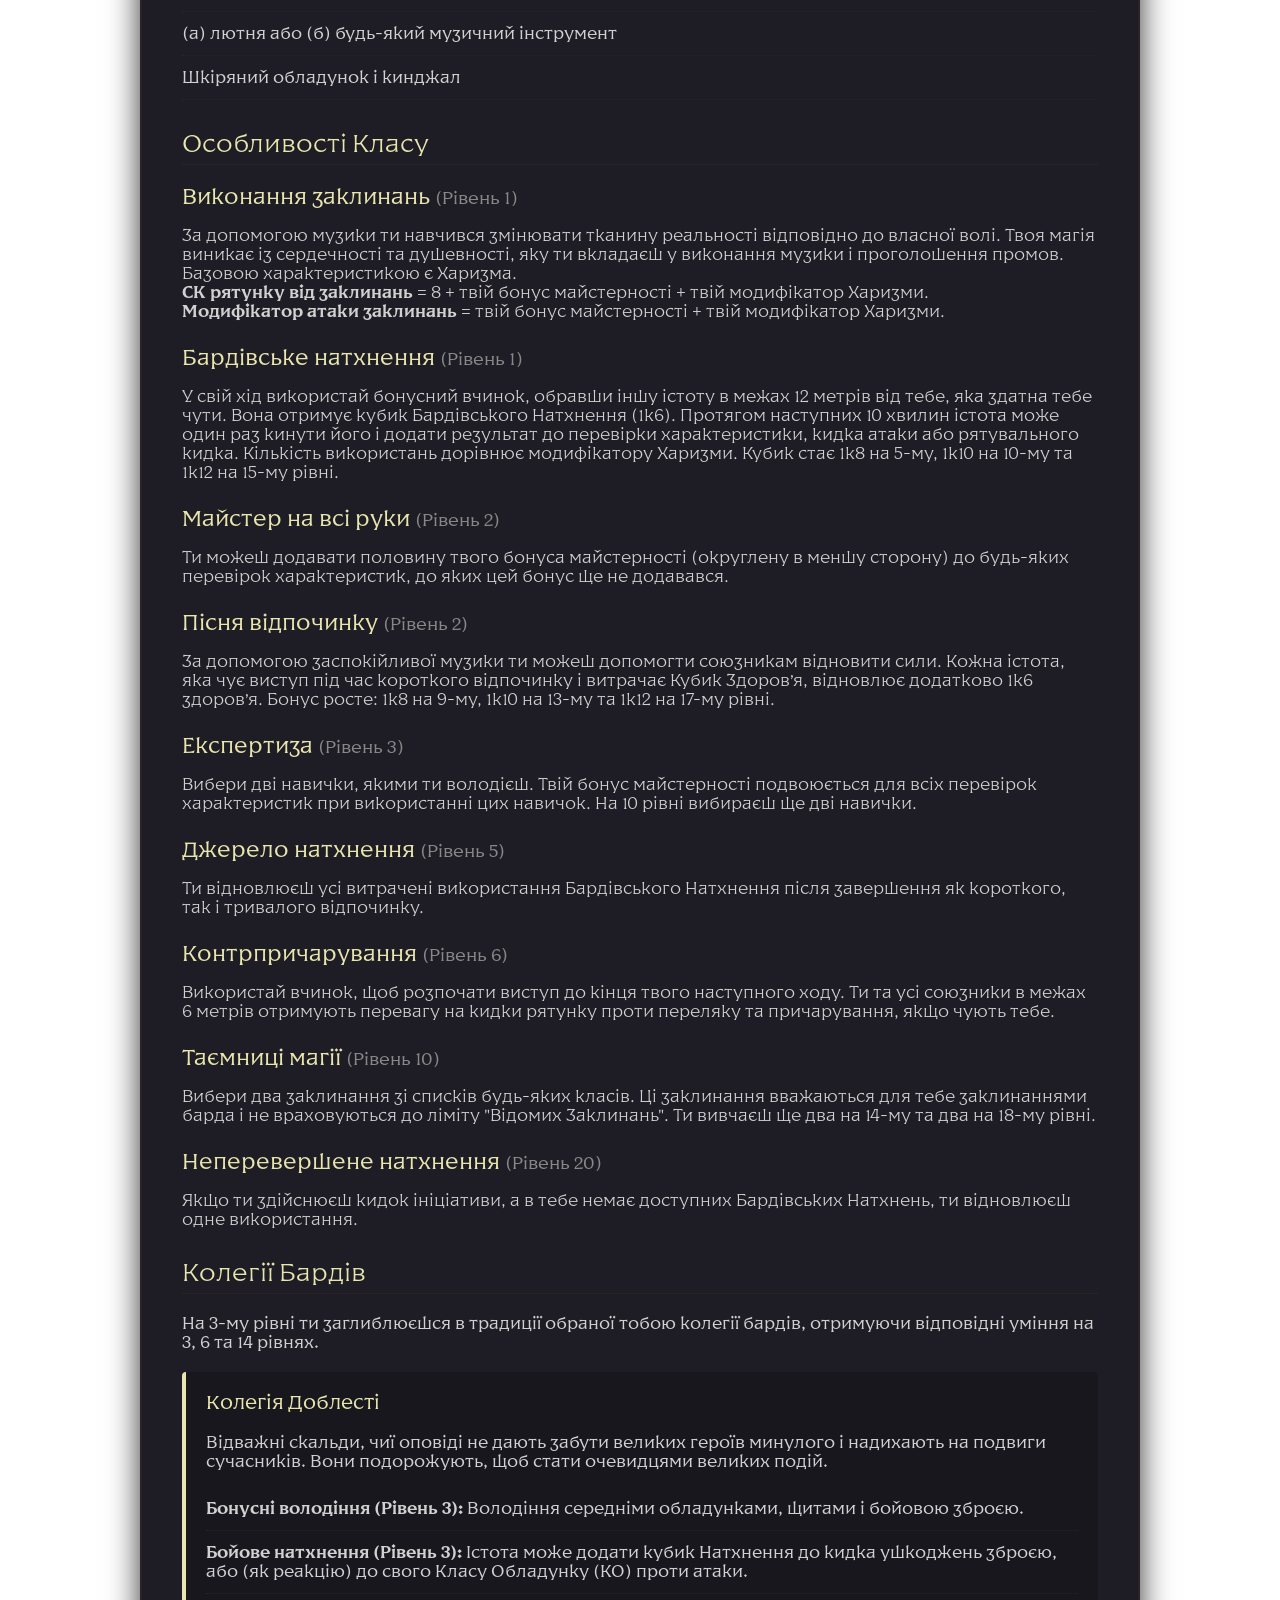
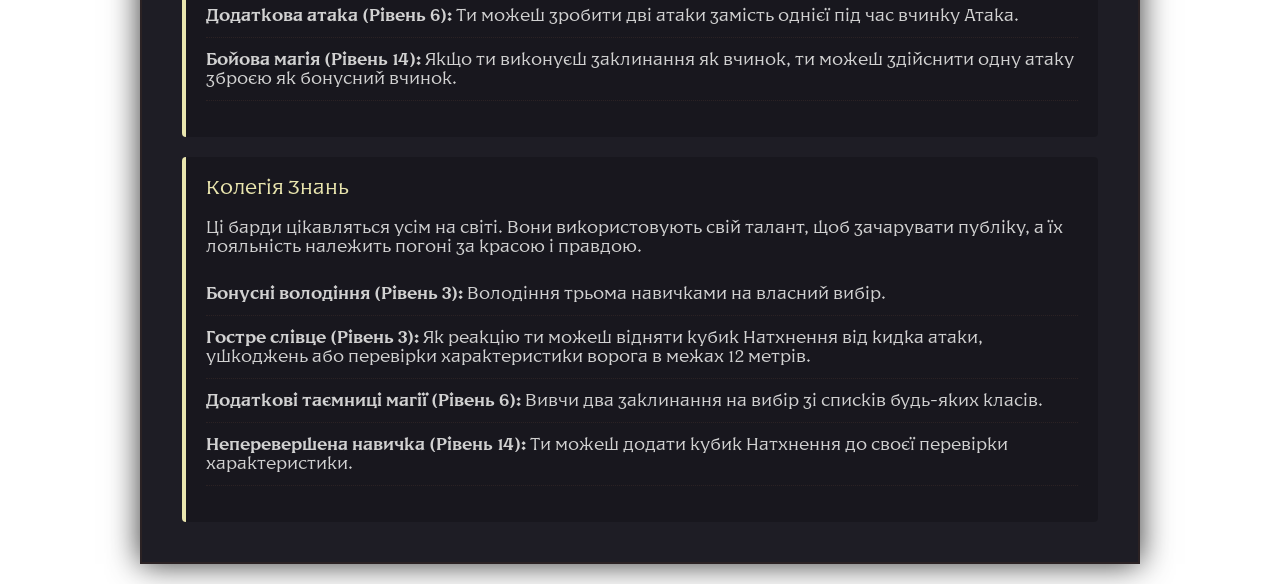
<file: docs/wiki/classes/bard.html>
<!DOCTYPE html>
<html lang="uk">
<head>
    <meta charset="UTF-8">
    <meta name="viewport" content="width=device-width, initial-scale=1.0">
    <title>Бард | D&D Довідник</title>
    <link rel="stylesheet" href="../../css/class-style.css"> 
    <style>
        .dnd-table th, .dnd-table td {
            padding: 8px 4px; 
            text-align: center;
        }
        .dnd-table .feature-col {
            text-align: left;
            width: 35%; 
        }
        .dnd-table .slot-col {
            width: 3%; 
            min-width: 15px;
            color: #ccc;
        }
        .dnd-table td.slot-active {
            color: #fff; 
            font-weight: bold;
        }
    </style>
</head>
<body>

    <div class="scroll">
        <a href="../../index.html" class="back-link">← Назад до Класів</a>

        <header class="class-header">
            <h1>Бард</h1>
            <p class="epic-quote">"Струни, ноти, фанаток орди"</p>
        </header>

        <section class="class-section">
            <div class="table-responsive">
                <table class="dnd-table">
                    <thead>
                        <tr>
                            <th rowspan="2">Рівень</th>
                            <th rowspan="2">Бонус Майст.</th>
                            <th rowspan="2" class="feature-col">Особливості</th>
                            <th rowspan="2">Замовляння</th>
                            <th rowspan="2">Заклинання</th>
                            <th colspan="9">Слоти заклинань за рівнем</th>
                        </tr>
                        <tr>
                            <th class="slot-col">1</th>
                            <th class="slot-col">2</th>
                            <th class="slot-col">3</th>
                            <th class="slot-col">4</th>
                            <th class="slot-col">5</th>
                            <th class="slot-col">6</th>
                            <th class="slot-col">7</th>
                            <th class="slot-col">8</th>
                            <th class="slot-col">9</th>
                        </tr>
                    </thead>
                    <tbody>
                        <tr>
                            <td>1</td><td>+2</td><td class="feature-col">Виконання заклинань, Бардівське натхнення (1к6)</td><td>2</td><td>4</td>
                            <td class="slot-active">2</td><td class="slot-col">-</td><td class="slot-col">-</td><td class="slot-col">-</td><td class="slot-col">-</td><td class="slot-col">-</td><td class="slot-col">-</td><td class="slot-col">-</td><td class="slot-col">-</td>
                        </tr>
                        <tr>
                            <td>2</td><td>+2</td><td class="feature-col">Майстер на всі руки, Пісня відпочинку</td><td>2</td><td>5</td>
                            <td class="slot-active">3</td><td class="slot-active">2</td><td class="slot-col">-</td><td class="slot-col">-</td><td class="slot-col">-</td><td class="slot-col">-</td><td class="slot-col">-</td><td class="slot-col">-</td><td class="slot-col">-</td>
                        </tr>
                        <tr>
                            <td>3</td><td>+2</td><td class="feature-col">Колегія бардів, Експертиза</td><td>2</td><td>6</td>
                            <td class="slot-active">4</td><td class="slot-active">3</td><td class="slot-col">-</td><td class="slot-col">-</td><td class="slot-col">-</td><td class="slot-col">-</td><td class="slot-col">-</td><td class="slot-col">-</td><td class="slot-col">-</td>
                        </tr>
                        <tr>
                            <td>4</td><td>+2</td><td class="feature-col">Підвищення характеристик</td><td>3</td><td>7</td>
                            <td class="slot-active">4</td><td class="slot-active">3</td><td class="slot-col">-</td><td class="slot-col">-</td><td class="slot-col">-</td><td class="slot-col">-</td><td class="slot-col">-</td><td class="slot-col">-</td><td class="slot-col">-</td>
                        </tr>
                        <tr>
                            <td>5</td><td>+3</td><td class="feature-col">Бардівське натхнення (1к8), Джерело натхнення</td><td>3</td><td>8</td>
                            <td class="slot-active">4</td><td class="slot-active">3</td><td class="slot-active">2</td><td class="slot-col">-</td><td class="slot-col">-</td><td class="slot-col">-</td><td class="slot-col">-</td><td class="slot-col">-</td><td class="slot-col">-</td>
                        </tr>
                        <tr>
                            <td>6</td><td>+3</td><td class="feature-col">Контрпричарування, Уміння колегії бардів</td><td>3</td><td>9</td>
                            <td class="slot-active">4</td><td class="slot-active">3</td><td class="slot-active">3</td><td class="slot-col">-</td><td class="slot-col">-</td><td class="slot-col">-</td><td class="slot-col">-</td><td class="slot-col">-</td><td class="slot-col">-</td>
                        </tr>
                        <tr>
                            <td>7</td><td>+3</td><td class="feature-col">-</td><td>3</td><td>10</td>
                            <td class="slot-active">4</td><td class="slot-active">3</td><td class="slot-active">3</td><td class="slot-active">1</td><td class="slot-col">-</td><td class="slot-col">-</td><td class="slot-col">-</td><td class="slot-col">-</td><td class="slot-col">-</td>
                        </tr>
                        <tr>
                            <td>8</td><td>+3</td><td class="feature-col">Підвищення характеристик</td><td>3</td><td>11</td>
                            <td class="slot-active">4</td><td class="slot-active">3</td><td class="slot-active">3</td><td class="slot-active">2</td><td class="slot-col">-</td><td class="slot-col">-</td><td class="slot-col">-</td><td class="slot-col">-</td><td class="slot-col">-</td>
                        </tr>
                        <tr>
                            <td>9</td><td>+4</td><td class="feature-col">Пісня відпочинку (1к8)</td><td>3</td><td>12</td>
                            <td class="slot-active">4</td><td class="slot-active">3</td><td class="slot-active">3</td><td class="slot-active">3</td><td class="slot-active">1</td><td class="slot-col">-</td><td class="slot-col">-</td><td class="slot-col">-</td><td class="slot-col">-</td>
                        </tr>
                        <tr>
                            <td>10</td><td>+4</td><td class="feature-col">Бардівське натхнення (1к10), Експертиза, Таємниці магії</td><td>4</td><td>14</td>
                            <td class="slot-active">4</td><td class="slot-active">3</td><td class="slot-active">3</td><td class="slot-active">3</td><td class="slot-active">2</td><td class="slot-col">-</td><td class="slot-col">-</td><td class="slot-col">-</td><td class="slot-col">-</td>
                        </tr>
                        <tr>
                            <td>11</td><td>+4</td><td class="feature-col">-</td><td>4</td><td>15</td>
                            <td class="slot-active">4</td><td class="slot-active">3</td><td class="slot-active">3</td><td class="slot-active">3</td><td class="slot-active">2</td><td class="slot-active">1</td><td class="slot-col">-</td><td class="slot-col">-</td><td class="slot-col">-</td>
                        </tr>
                        <tr>
                            <td>12</td><td>+4</td><td class="feature-col">Підвищення характеристик</td><td>4</td><td>15</td>
                            <td class="slot-active">4</td><td class="slot-active">3</td><td class="slot-active">3</td><td class="slot-active">3</td><td class="slot-active">2</td><td class="slot-active">1</td><td class="slot-col">-</td><td class="slot-col">-</td><td class="slot-col">-</td>
                        </tr>
                        <tr>
                            <td>13</td><td>+5</td><td class="feature-col">Пісня відпочинку (1к10)</td><td>4</td><td>16</td>
                            <td class="slot-active">4</td><td class="slot-active">3</td><td class="slot-active">3</td><td class="slot-active">3</td><td class="slot-active">2</td><td class="slot-active">1</td><td class="slot-active">1</td><td class="slot-col">-</td><td class="slot-col">-</td>
                        </tr>
                        <tr>
                            <td>14</td><td>+5</td><td class="feature-col">Таємниці магії, Уміння колегії бардів</td><td>4</td><td>18</td>
                            <td class="slot-active">4</td><td class="slot-active">3</td><td class="slot-active">3</td><td class="slot-active">3</td><td class="slot-active">2</td><td class="slot-active">1</td><td class="slot-active">1</td><td class="slot-col">-</td><td class="slot-col">-</td>
                        </tr>
                        <tr>
                            <td>15</td><td>+5</td><td class="feature-col">Бардівське натхнення (1к12)</td><td>4</td><td>19</td>
                            <td class="slot-active">4</td><td class="slot-active">3</td><td class="slot-active">3</td><td class="slot-active">3</td><td class="slot-active">2</td><td class="slot-active">1</td><td class="slot-active">1</td><td class="slot-active">1</td><td class="slot-col">-</td>
                        </tr>
                        <tr>
                            <td>16</td><td>+5</td><td class="feature-col">Підвищення характеристик</td><td>4</td><td>19</td>
                            <td class="slot-active">4</td><td class="slot-active">3</td><td class="slot-active">3</td><td class="slot-active">3</td><td class="slot-active">2</td><td class="slot-active">1</td><td class="slot-active">1</td><td class="slot-active">1</td><td class="slot-col">-</td>
                        </tr>
                        <tr>
                            <td>17</td><td>+6</td><td class="feature-col">Пісня відпочинку (1к12)</td><td>4</td><td>20</td>
                            <td class="slot-active">4</td><td class="slot-active">3</td><td class="slot-active">3</td><td class="slot-active">3</td><td class="slot-active">2</td><td class="slot-active">1</td><td class="slot-active">1</td><td class="slot-active">1</td><td class="slot-active">1</td>
                        </tr>
                        <tr>
                            <td>18</td><td>+6</td><td class="feature-col">Таємниці магії</td><td>4</td><td>22</td>
                            <td class="slot-active">4</td><td class="slot-active">3</td><td class="slot-active">3</td><td class="slot-active">3</td><td class="slot-active">3</td><td class="slot-active">1</td><td class="slot-active">1</td><td class="slot-active">1</td><td class="slot-active">1</td>
                        </tr>
                        <tr>
                            <td>19</td><td>+6</td><td class="feature-col">Підвищення характеристик</td><td>4</td><td>22</td>
                            <td class="slot-active">4</td><td class="slot-active">3</td><td class="slot-active">3</td><td class="slot-active">3</td><td class="slot-active">3</td><td class="slot-active">2</td><td class="slot-active">1</td><td class="slot-active">1</td><td class="slot-active">1</td>
                        </tr>
                        <tr>
                            <td>20</td><td>+6</td><td class="feature-col">Неперевершене натхнення</td><td>4</td><td>22</td>
                            <td class="slot-active">4</td><td class="slot-active">3</td><td class="slot-active">3</td><td class="slot-active">3</td><td class="slot-active">3</td><td class="slot-active">2</td><td class="slot-active">2</td><td class="slot-active">1</td><td class="slot-active">1</td>
                        </tr>
                    </tbody>
                </table>
            </div>
        </section>

        <section class="class-section columns">
            <div class="column">
                <h2>Хіти (HP)</h2>
                <p><strong>Кістка хітів:</strong> 1к8 за кожен рівень барда</p>
                <p><strong>Хіти на 1 рівні:</strong> 8 + ваш модифікатор Статури (Тілобудови)</p>
                <p><strong>Хіти на вищих рівнях:</strong> 1к8 (або 5) + модифікатор Статури за кожен рівень після 1-го</p>
            </div>

            <div class="column">
                <h2>Майстерності</h2>
                <p><strong>Броня:</strong> Легкі обладунки</p>
                <p><strong>Зброя:</strong> Проста зброя, довгі мечі, короткі мечі, рапіри, ручні арбалети</p>
                <p><strong>Інструменти:</strong> Три музичні інструменти на твій вибір</p>
                <p><strong>Рятівні кидки:</strong> Вправність, Харизма</p>
                <p><strong>Навички:</strong> Виберіть три будь-які навички</p>
            </div>
        </section>

        <section class="class-section">
            <h2>Початкове спорядження</h2>
            <ul class="wiki-list">
                <li>(а) довгий меч, (б) рапіра або (в) будь-яка проста зброя</li>
                <li>(а) набір артиста або (б) набір дипломата</li>
                <li>(а) лютня або (б) будь-який музичний інструмент</li>
                <li>Шкіряний обладунок і кинджал</li>
            </ul>
        </section>

        <section class="class-section features">
            <h2>Особливості Класу</h2>
            
            <div class="feature-item">
                <h3>Виконання заклинань <span>(Рівень 1)</span></h3>
                <p>За допомогою музики ти навчився змінювати тканину реальності відповідно до власної волі. Твоя магія виникає із сердечності та душевності, яку ти вкладаєш у виконання музики і проголошення промов. Базовою характеристикою є Харизма.<br>
                <strong>СК рятунку від заклинань</strong> = 8 + твій бонус майстерності + твій модифікатор Харизми.<br>
                <strong>Модифікатор атаки заклинань</strong> = твій бонус майстерності + твій модифікатор Харизми.</p>
            </div>

            <div class="feature-item">
                <h3>Бардівське натхнення <span>(Рівень 1)</span></h3>
                <p>У свій хід використай бонусний вчинок, обравши іншу істоту в межах 12 метрів від тебе, яка здатна тебе чути. Вона отримує кубик Бардівського Натхнення (1к6). Протягом наступних 10 хвилин істота може один раз кинути його і додати результат до перевірки характеристики, кидка атаки або рятувального кидка. Кількість використань дорівнює модифікатору Харизми. Кубик стає 1к8 на 5-му, 1к10 на 10-му та 1к12 на 15-му рівні.</p>
            </div>

            <div class="feature-item">
                <h3>Майстер на всі руки <span>(Рівень 2)</span></h3>
                <p>Ти можеш додавати половину твого бонуса майстерності (округлену в меншу сторону) до будь-яких перевірок характеристик, до яких цей бонус ще не додавався.</p>
            </div>

            <div class="feature-item">
                <h3>Пісня відпочинку <span>(Рівень 2)</span></h3>
                <p>За допомогою заспокійливої музики ти можеш допомогти союзникам відновити сили. Кожна істота, яка чує виступ під час короткого відпочинку і витрачає Кубик Здоров’я, відновлює додатково 1к6 здоров’я. Бонус росте: 1к8 на 9-му, 1к10 на 13-му та 1к12 на 17-му рівні.</p>
            </div>

            <div class="feature-item">
                <h3>Експертиза <span>(Рівень 3)</span></h3>
                <p>Вибери дві навички, якими ти володієш. Твій бонус майстерності подвоюється для всіх перевірок характеристик при використанні цих навичок. На 10 рівні вибираєш ще дві навички.</p>
            </div>

            <div class="feature-item">
                <h3>Джерело натхнення <span>(Рівень 5)</span></h3>
                <p>Ти відновлюєш усі витрачені використання Бардівського Натхнення після завершення як короткого, так і тривалого відпочинку.</p>
            </div>

            <div class="feature-item">
                <h3>Контрпричарування <span>(Рівень 6)</span></h3>
                <p>Використай вчинок, щоб розпочати виступ до кінця твого наступного ходу. Ти та усі союзники в межах 6 метрів отримують перевагу на кидки рятунку проти переляку та причарування, якщо чують тебе.</p>
            </div>

            <div class="feature-item">
                <h3>Таємниці магії <span>(Рівень 10)</span></h3>
                <p>Вибери два заклинання зі списків будь-яких класів. Ці заклинання вважаються для тебе заклинаннями барда і не враховуються до ліміту "Відомих Заклинань". Ти вивчаєш ще два на 14-му та два на 18-му рівні.</p>
            </div>

            <div class="feature-item">
                <h3>Неперевершене натхнення <span>(Рівень 20)</span></h3>
                <p>Якщо ти здійснюєш кидок ініціативи, а в тебе немає доступних Бардівських Натхнень, ти відновлюєш одне використання.</p>
            </div>
        </section>

        <section class="class-section subclasses">
            <h2>Колегії Бардів</h2>
            <p>На 3-му рівні ти заглиблюєшся в традиції обраної тобою колегії бардів, отримуючи відповідні уміння на 3, 6 та 14 рівнях.</p>

            <div class="subclass-card">
                <h3>Колегія Доблесті</h3>
                <p>Відважні скальди, чиї оповіді не дають забути великих героїв минулого і надихають на подвиги сучасників. Вони подорожують, щоб стати очевидцями великих подій.</p>
                <ul class="wiki-list">
                    <li><strong>Бонусні володіння (Рівень 3):</strong> Володіння середніми обладунками, щитами і бойовою зброєю.</li>
                    <li><strong>Бойове натхнення (Рівень 3):</strong> Істота може додати кубик Натхнення до кидка ушкоджень зброєю, або (як реакцію) до свого Класу Обладунку (КО) проти атаки.</li>
                    <li><strong>Додаткова атака (Рівень 6):</strong> Ти можеш зробити дві атаки замість однієї під час вчинку Атака.</li>
                    <li><strong>Бойова магія (Рівень 14):</strong> Якщо ти виконуєш заклинання як вчинок, ти можеш здійснити одну атаку зброєю як бонусний вчинок.</li>
                </ul>
            </div>
            
            <div class="subclass-card">
                <h3>Колегія Знань</h3>
                <p>Ці барди цікавляться усім на світі. Вони використовують свій талант, щоб зачарувати публіку, а їх лояльність належить погоні за красою і правдою.</p>
                <ul class="wiki-list">
                    <li><strong>Бонусні володіння (Рівень 3):</strong> Володіння трьома навичками на власний вибір.</li>
                    <li><strong>Гостре слівце (Рівень 3):</strong> Як реакцію ти можеш відняти кубик Натхнення від кидка атаки, ушкоджень або перевірки характеристики ворога в межах 12 метрів.</li>
                    <li><strong>Додаткові таємниці магії (Рівень 6):</strong> Вивчи два заклинання на вибір зі списків будь-яких класів.</li>
                    <li><strong>Неперевершена навичка (Рівень 14):</strong> Ти можеш додати кубик Натхнення до своєї перевірки характеристики.</li>
                </ul>
            </div>
        </section>

    </div>
</body>
</html>
</file>
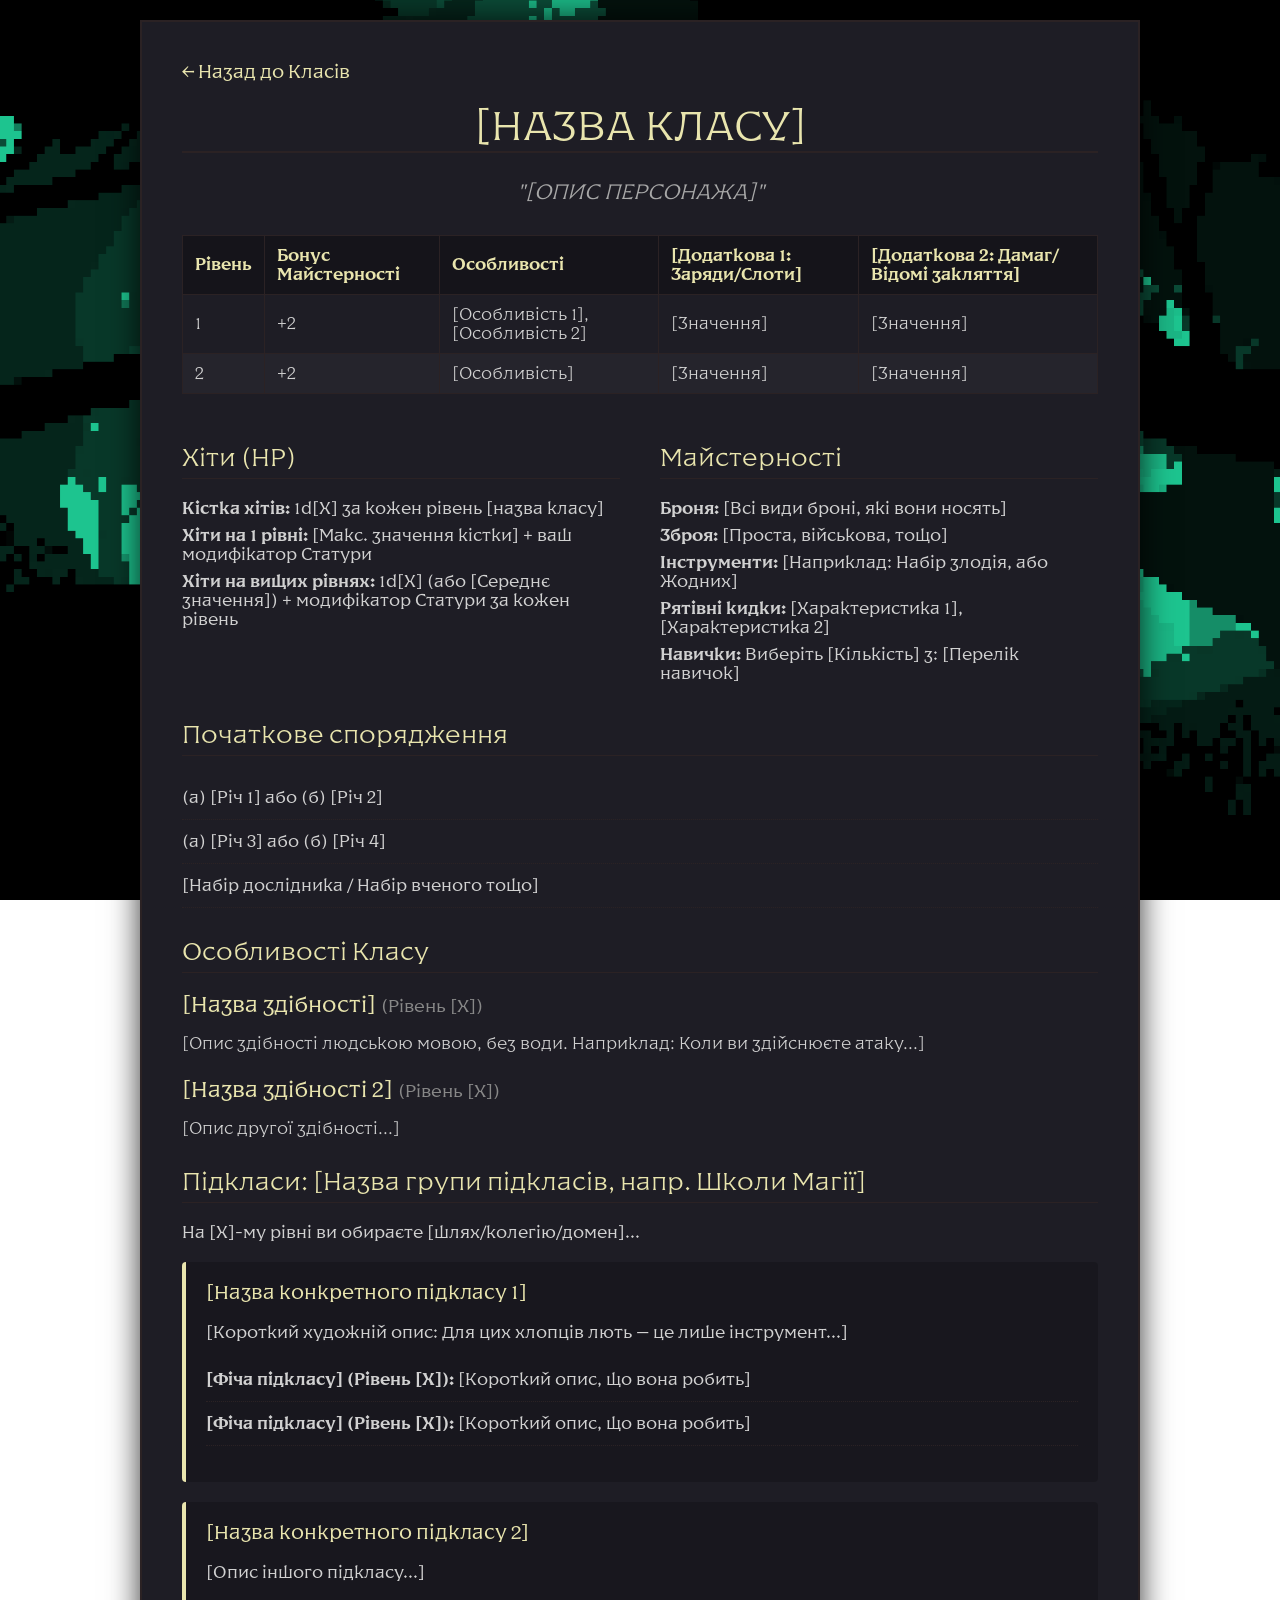
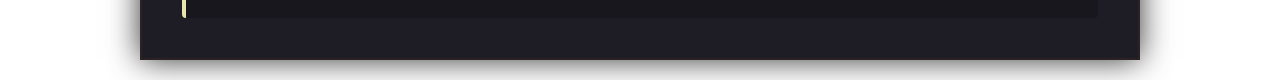
<file: docs/wiki/classes/class_loh.html>
<!DOCTYPE html>
<html lang="uk">
<head>
    <meta charset="UTF-8">
    <meta name="viewport" content="width=device-width, initial-scale=1.0">
    <title>[НАЗВА КЛАСУ] | D&D Довідник</title>
    <link rel="stylesheet" href="..\..\css\class-style.css"> 
</head>
<body>

    <div class="scroll">
        <a href="../../index.html" class="back-link">← Назад до Класів</a>

        <header class="class-header">
            <h1>[НАЗВА КЛАСУ]</h1>
            <p class="epic-quote">"[ОПИС ПЕРСОНАЖА]"</p>
        </header>

        <section class="class-section">
            <div class="table-responsive">
                <table class="dnd-table">
                    <thead>
                        <tr>
                            <th>Рівень</th>
                            <th>Бонус Майстерності</th>
                            <th>Особливості</th>
                            <th>[Додаткова 1: Заряди/Слоти]</th>
                            <th>[Додаткова 2: Дамаг/Відомі закляття]</th>
                        </tr>
                    </thead>
                    <tbody>
                        <tr>
                            <td>1</td>
                            <td>+2</td>
                            <td>[Особливість 1], [Особливість 2]</td>
                            <td>[Значення]</td>
                            <td>[Значення]</td>
                        </tr>
                        <tr>
                            <td>2</td>
                            <td>+2</td>
                            <td>[Особливість]</td>
                            <td>[Значення]</td>
                            <td>[Значення]</td>
                        </tr>
                        </tbody>
                </table>
            </div>
        </section>

        <section class="class-section columns">
            <div class="column">
                <h2>Хіти (HP)</h2>
                <p><strong>Кістка хітів:</strong> 1d[Х] за кожен рівень [назва класу]</p>
                <p><strong>Хіти на 1 рівні:</strong> [Макс. значення кістки] + ваш модифікатор Статури</p>
                <p><strong>Хіти на вищих рівнях:</strong> 1d[Х] (або [Середнє значення]) + модифікатор Статури за кожен рівень</p>
            </div>

            <div class="column">
                <h2>Майстерності</h2>
                <p><strong>Броня:</strong> [Всі види броні, які вони носять]</p>
                <p><strong>Зброя:</strong> [Проста, військова, тощо]</p>
                <p><strong>Інструменти:</strong> [Наприклад: Набір злодія, або Жодних]</p>
                <p><strong>Рятівні кидки:</strong> [Характеристика 1], [Характеристика 2]</p>
                <p><strong>Навички:</strong> Виберіть [Кількість] з: [Перелік навичок]</p>
            </div>
        </section>

        <section class="class-section">
            <h2>Початкове спорядження</h2>
            <ul class="wiki-list">
                <li>(а) [Річ 1] або (б) [Річ 2]</li>
                <li>(а) [Річ 3] або (б) [Річ 4]</li>
                <li>[Набір дослідника / Набір вченого тощо]</li>
            </ul>
        </section>

        <section class="class-section features">
            <h2>Особливості Класу</h2>
            
            <div class="feature-item">
                <h3>[Назва здібності] <span>(Рівень [Х])</span></h3>
                <p>[Опис здібності людською мовою, без води. Наприклад: Коли ви здійснюєте атаку...]</p>
            </div>

            <div class="feature-item">
                <h3>[Назва здібності 2] <span>(Рівень [Х])</span></h3>
                <p>[Опис другої здібності...]</p>
            </div>
        </section>

        <section class="class-section subclasses">
            <h2>Підкласи: [Назва групи підкласів, напр. Школи Магії]</h2>
            <p>На [Х]-му рівні ви обираєте [шлях/колегію/домен]...</p>

            <div class="subclass-card">
                <h3>[Назва конкретного підкласу 1]</h3>
                <p>[Короткий художній опис: Для цих хлопців лють — це лише інструмент...]</p>
                <ul class="wiki-list">
                    <li><strong>[Фіча підкласу] (Рівень [Х]):</strong> [Короткий опис, що вона робить]</li>
                    <li><strong>[Фіча підкласу] (Рівень [Х]):</strong> [Короткий опис, що вона робить]</li>
                </ul>
            </div>
            
            <div class="subclass-card">
                <h3>[Назва конкретного підкласу 2]</h3>
                <p>[Опис іншого підкласу...]</p>
            </div>
        </section>

    </div>
</body>
</html>
</file>
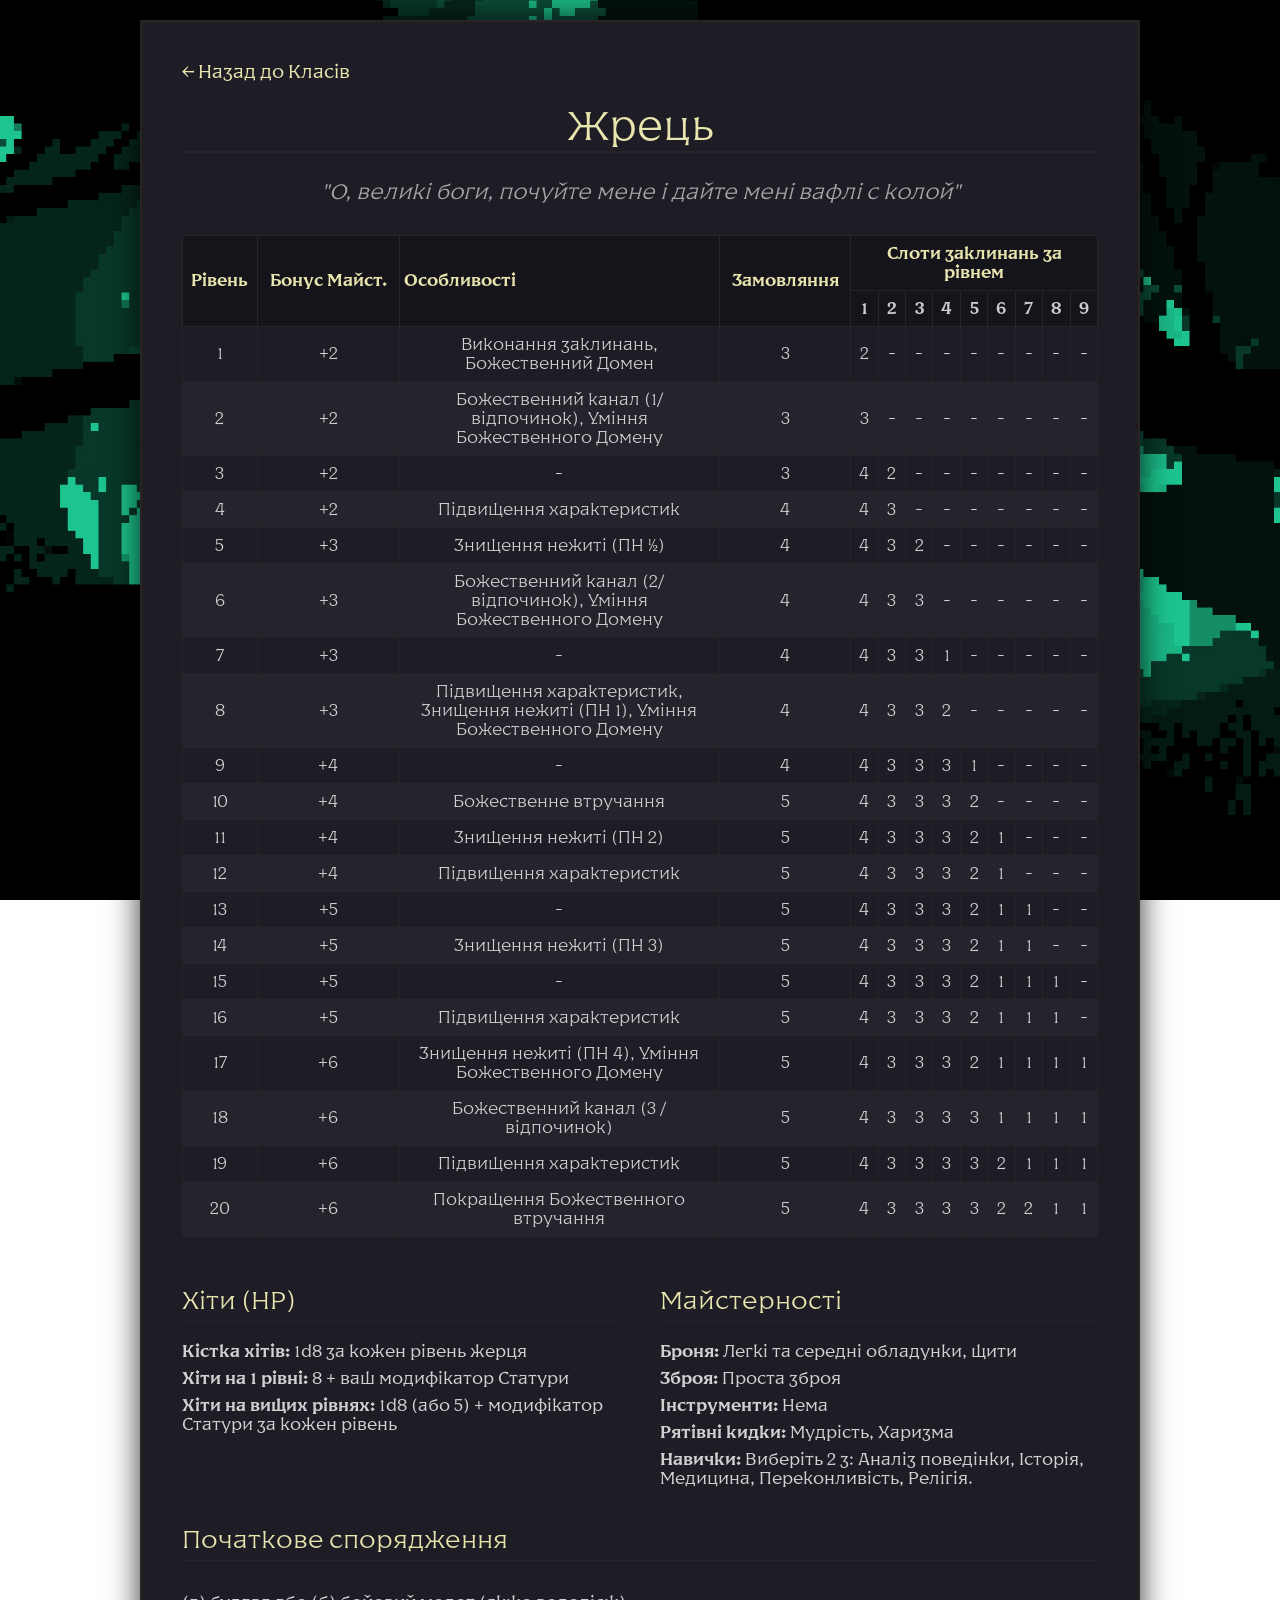
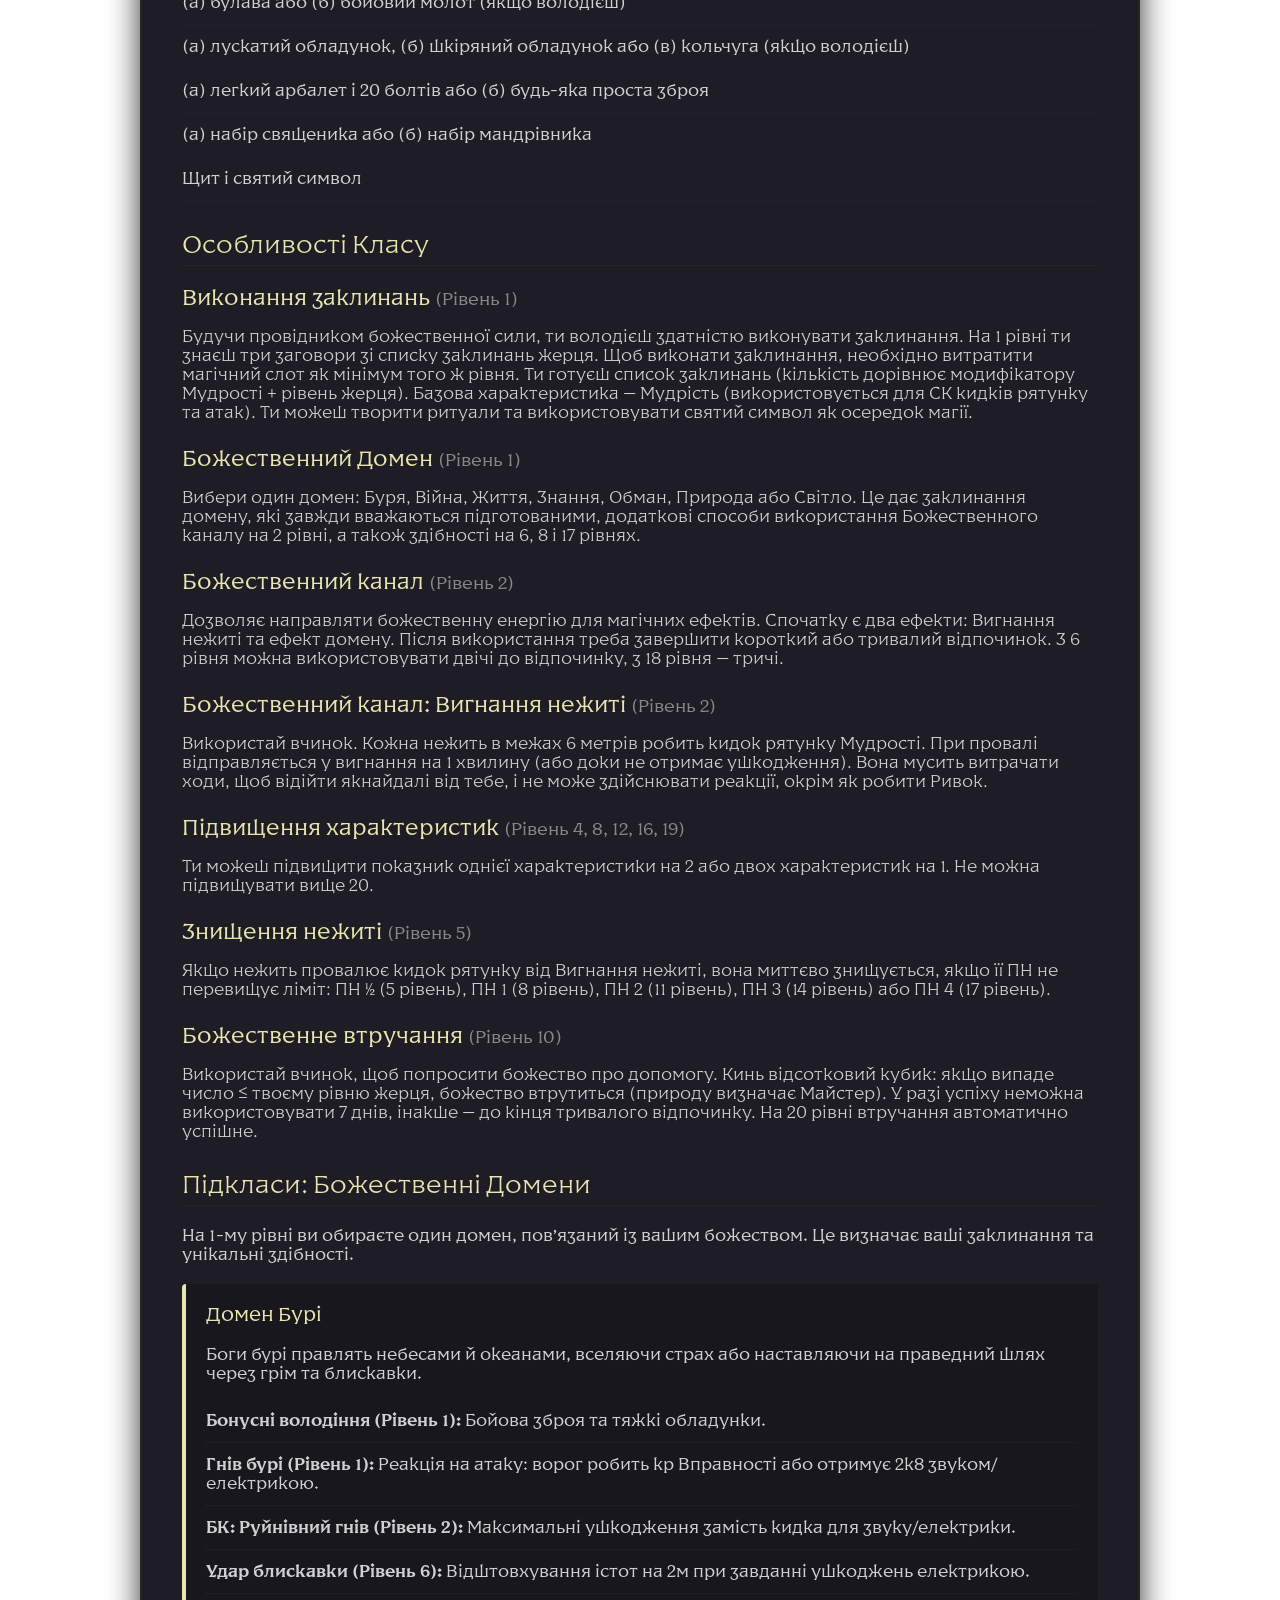
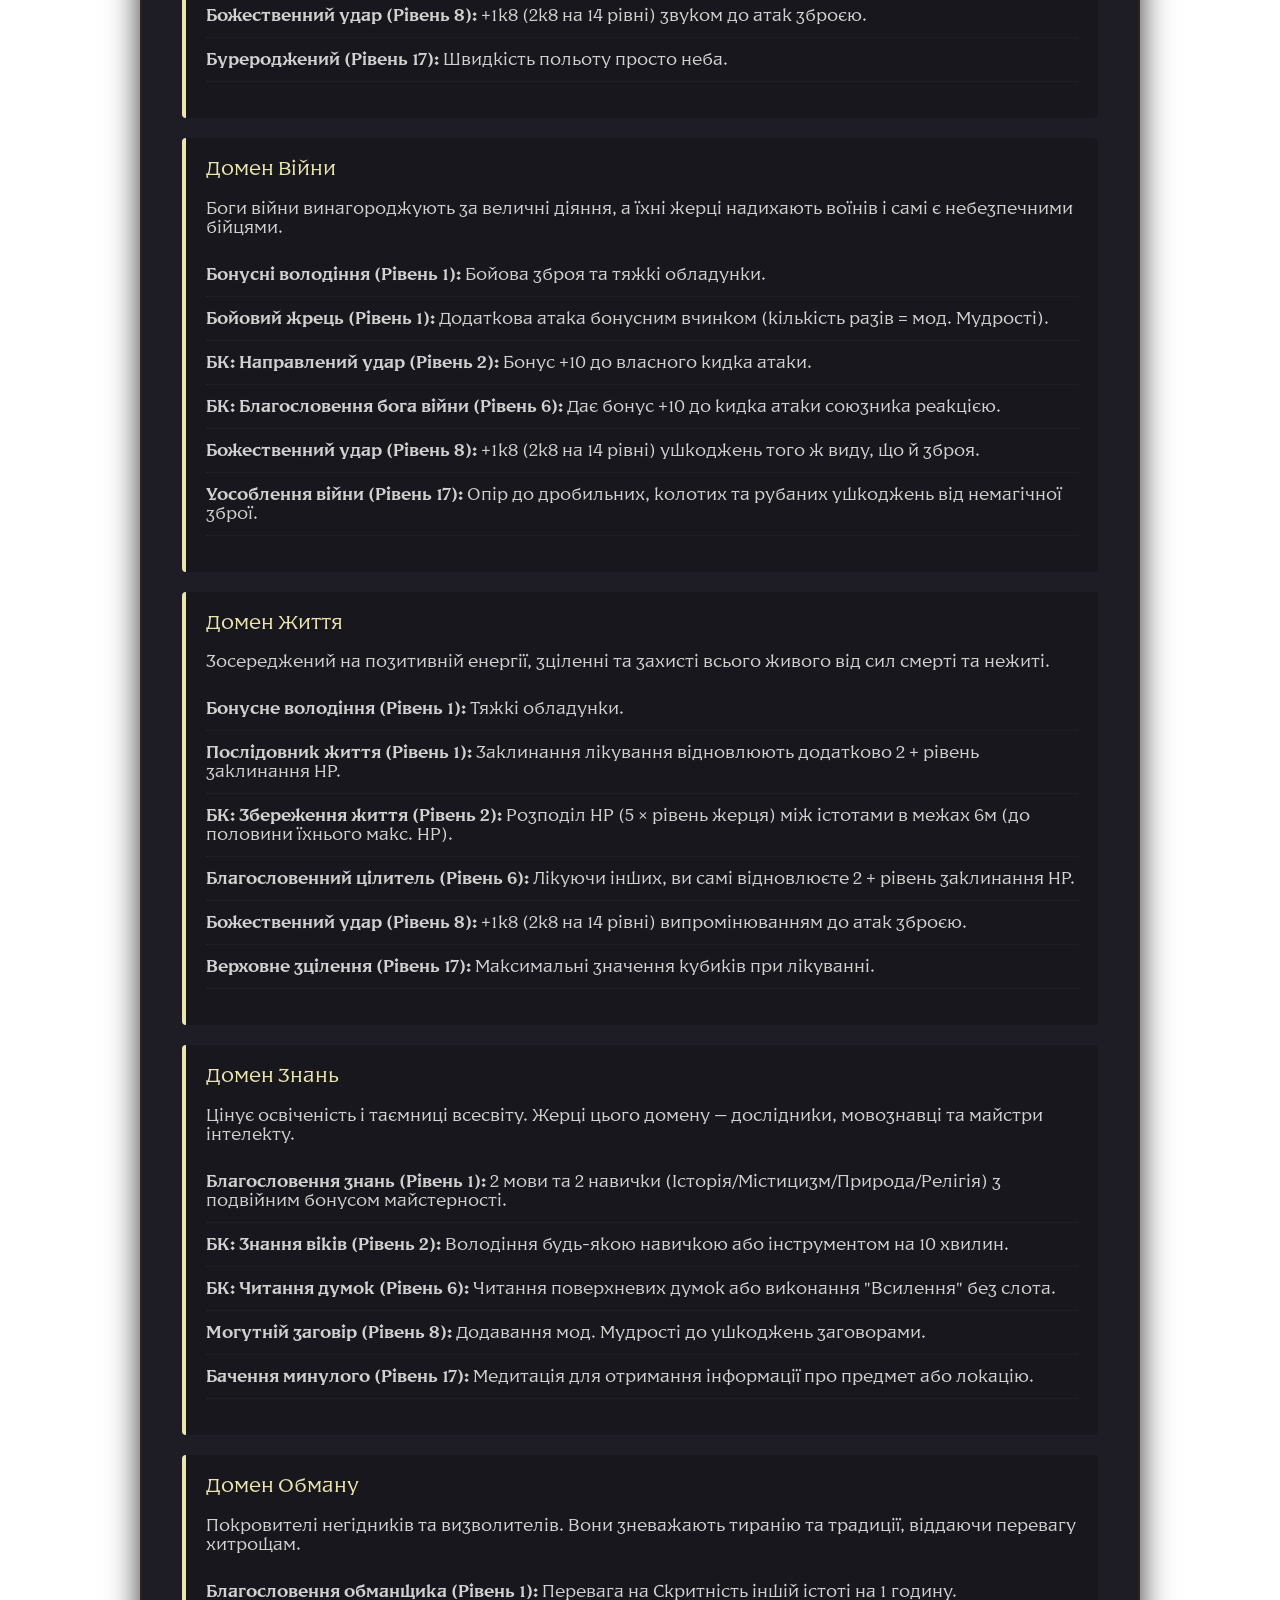
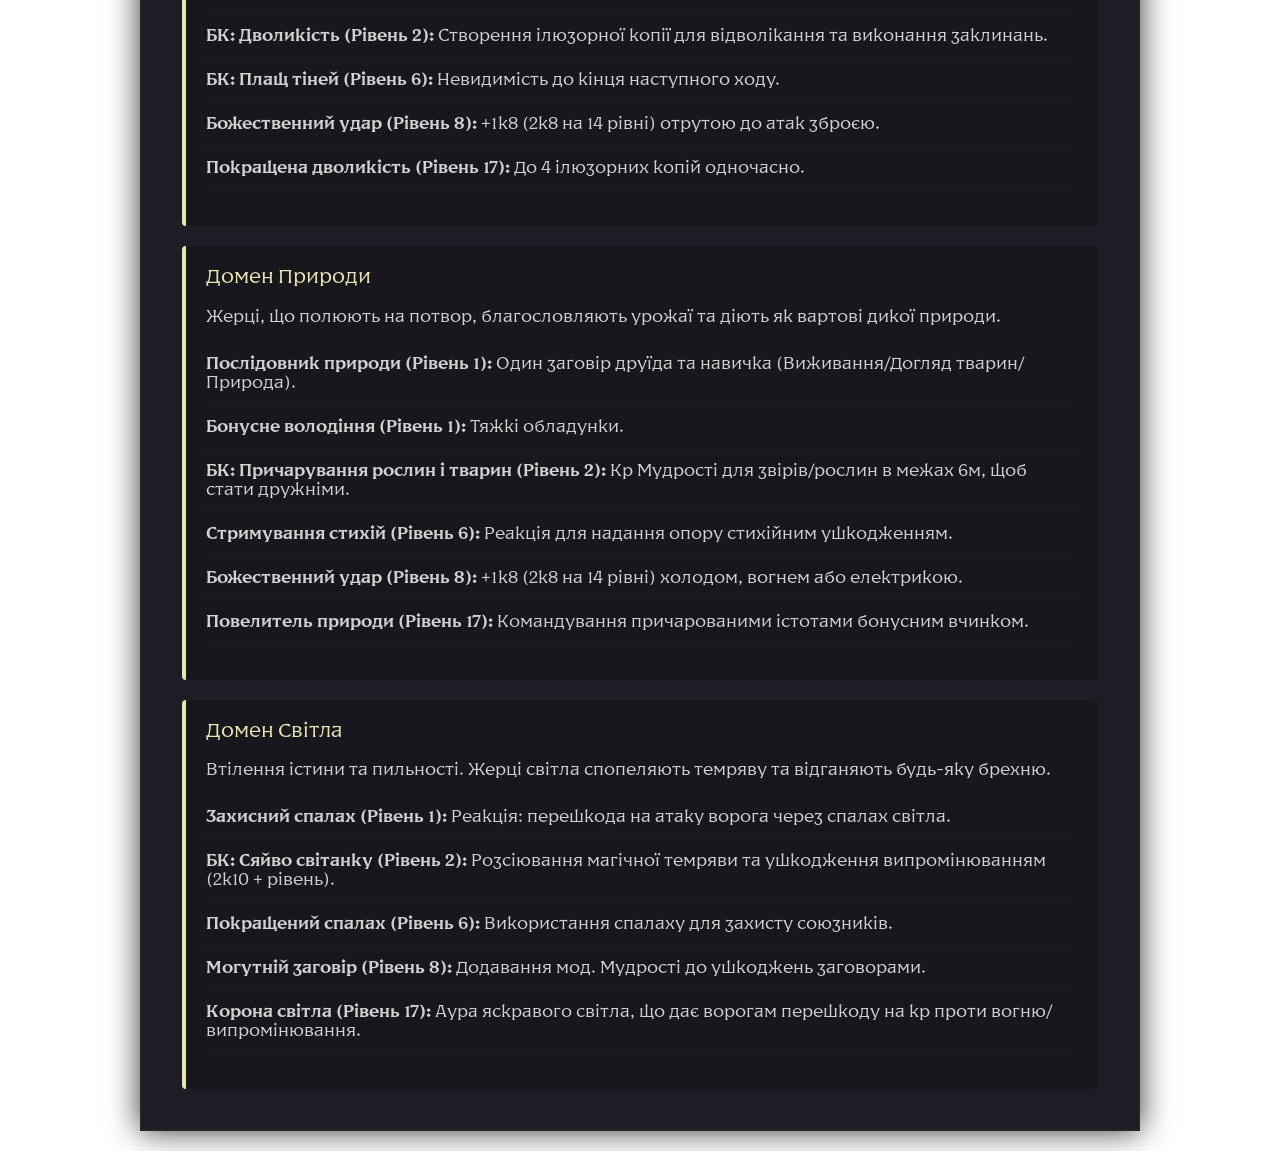
<file: docs/wiki/classes/cleric.html>
<!DOCTYPE html>
<html lang="uk">
<head>
    <meta charset="UTF-8">
    <meta name="viewport" content="width=device-width, initial-scale=1.0">
    <title>Жрець | D&D Довідник</title>
    <link rel="stylesheet" href="..\..\css\class-style.css"> 
    <style>
        .dnd-table th, .dnd-table td {
            padding: 8px 4px; 
            text-align: center;
        }
        .dnd-table .feature-col {
            text-align: left;
            width: 35%; 
        }
        .dnd-table .slot-col {
            width: 3%; 
            min-width: 15px;
            color: #ccc;
        }
        .dnd-table td.slot-active {
            color: #fff; 
            font-weight: bold;
        }
    </style>
</head>
<body>

    <div class="scroll">
        <a href="../../index.html" class="back-link">← Назад до Класів</a>

        <header class="class-header">
            <h1>Жрець</h1>
            <p class="epic-quote">"О, великі боги, почуйте мене і дайте мені вафлі с колой"</p>
        </header>

        <section class="class-section">
    <div class="table-responsive">
        <table class="dnd-table">
    <thead>
        <tr>
            <th rowspan="2">Рівень</th>
            <th rowspan="2">Бонус Майст.</th>
            <th rowspan="2" class="feature-col">Особливості</th>
            <th rowspan="2">Замовляння</th>
            <th colspan="9">Слоти заклинань за рівнем</th>
        </tr>
        <tr>
            <th class="slot-col">1</th>
            <th class="slot-col">2</th>
            <th class="slot-col">3</th>
            <th class="slot-col">4</th>
            <th class="slot-col">5</th>
            <th class="slot-col">6</th>
            <th class="slot-col">7</th>
            <th class="slot-col">8</th>
            <th class="slot-col">9</th>
        </tr>
    </thead>
    <tbody>
        <tr>
            <td>1</td>
            <td>+2</td>
            <td>Виконання заклинань, Божественний Домен</td>
            <td>3</td>
            <td>2</td>
            <td>-</td>
            <td>-</td>
            <td>-</td>
            <td>-</td>
            <td>-</td>
            <td>-</td>
            <td>-</td>
            <td>-</td>
        </tr>
        <tr>
            <td>2</td>
            <td>+2</td>
            <td>Божественний канал (1/відпочинок), Уміння Божественного Домену</td>
            <td>3</td>
            <td>3</td>
            <td>-</td>
            <td>-</td>
            <td>-</td>
            <td>-</td>
            <td>-</td>
            <td>-</td>
            <td>-</td>
            <td>-</td>
        </tr>
        <tr>
            <td>3</td>
            <td>+2</td>
            <td>-</td>
            <td>3</td>
            <td>4</td>
            <td>2</td>
            <td>-</td>
            <td>-</td>
            <td>-</td>
            <td>-</td>
            <td>-</td>
            <td>-</td>
            <td>-</td>
        </tr>
        <tr>
            <td>4</td>
            <td>+2</td>
            <td>Підвищення характеристик</td>
            <td>4</td>
            <td>4</td>
            <td>3</td>
            <td>-</td>
            <td>-</td>
            <td>-</td>
            <td>-</td>
            <td>-</td>
            <td>-</td>
            <td>-</td>
        </tr>
        <tr>
            <td>5</td>
            <td>+3</td>
            <td>Знищення нежиті (ПН ½)</td>
            <td>4</td>
            <td>4</td>
            <td>3</td>
            <td>2</td>
            <td>-</td>
            <td>-</td>
            <td>-</td>
            <td>-</td>
            <td>-</td>
            <td>-</td>
        </tr>
        <tr>
            <td>6</td>
            <td>+3</td>
            <td>Божественний канал (2/відпочинок), Уміння Божественного Домену</td>
            <td>4</td>
            <td>4</td>
            <td>3</td>
            <td>3</td>
            <td>-</td>
            <td>-</td>
            <td>-</td>
            <td>-</td>
            <td>-</td>
            <td>-</td>
        </tr>
        <tr>
            <td>7</td>
            <td>+3</td>
            <td>-</td>
            <td>4</td>
            <td>4</td>
            <td>3</td>
            <td>3</td>
            <td>1</td>
            <td>-</td>
            <td>-</td>
            <td>-</td>
            <td>-</td>
            <td>-</td>
        </tr>
        <tr>
            <td>8</td>
            <td>+3</td>
            <td>Підвищення характеристик, Знищення нежиті (ПН 1), Уміння Божественного Домену</td>
            <td>4</td>
            <td>4</td>
            <td>3</td>
            <td>3</td>
            <td>2</td>
            <td>-</td>
            <td>-</td>
            <td>-</td>
            <td>-</td>
            <td>-</td>
        </tr>
        <tr>
            <td>9</td>
            <td>+4</td>
            <td>-</td>
            <td>4</td>
            <td>4</td>
            <td>3</td>
            <td>3</td>
            <td>3</td>
            <td>1</td>
            <td>-</td>
            <td>-</td>
            <td>-</td>
            <td>-</td>
        </tr>
        <tr>
            <td>10</td>
            <td>+4</td>
            <td>Божественне втручання</td>
            <td>5</td>
            <td>4</td>
            <td>3</td>
            <td>3</td>
            <td>3</td>
            <td>2</td>
            <td>-</td>
            <td>-</td>
            <td>-</td>
            <td>-</td>
        </tr>
        <tr>
            <td>11</td>
            <td>+4</td>
            <td>Знищення нежиті (ПН 2)</td>
            <td>5</td>
            <td>4</td>
            <td>3</td>
            <td>3</td>
            <td>3</td>
            <td>2</td>
            <td>1</td>
            <td>-</td>
            <td>-</td>
            <td>-</td>
        </tr>
        <tr>
            <td>12</td>
            <td>+4</td>
            <td>Підвищення характеристик</td>
            <td>5</td>
            <td>4</td>
            <td>3</td>
            <td>3</td>
            <td>3</td>
            <td>2</td>
            <td>1</td>
            <td>-</td>
            <td>-</td>
            <td>-</td>
        </tr>
        <tr>
            <td>13</td>
            <td>+5</td>
            <td>-</td>
            <td>5</td>
            <td>4</td>
            <td>3</td>
            <td>3</td>
            <td>3</td>
            <td>2</td>
            <td>1</td>
            <td>1</td>
            <td>-</td>
            <td>-</td>
        </tr>
        <tr>
            <td>14</td>
            <td>+5</td>
            <td>Знищення нежиті (ПН 3)</td>
            <td>5</td>
            <td>4</td>
            <td>3</td>
            <td>3</td>
            <td>3</td>
            <td>2</td>
            <td>1</td>
            <td>1</td>
            <td>-</td>
            <td>-</td>
        </tr>
        <tr>
            <td>15</td>
            <td>+5</td>
            <td>-</td>
            <td>5</td>
            <td>4</td>
            <td>3</td>
            <td>3</td>
            <td>3</td>
            <td>2</td>
            <td>1</td>
            <td>1</td>
            <td>1</td>
            <td>-</td>
        </tr>
        <tr>
            <td>16</td>
            <td>+5</td>
            <td>Підвищення характеристик</td>
            <td>5</td>
            <td>4</td>
            <td>3</td>
            <td>3</td>
            <td>3</td>
            <td>2</td>
            <td>1</td>
            <td>1</td>
            <td>1</td>
            <td>-</td>
        </tr>
        <tr>
            <td>17</td>
            <td>+6</td>
            <td>Знищення нежиті (ПН 4), Уміння Божественного Домену</td>
            <td>5</td>
            <td>4</td>
            <td>3</td>
            <td>3</td>
            <td>3</td>
            <td>2</td>
            <td>1</td>
            <td>1</td>
            <td>1</td>
            <td>1</td>
        </tr>
        <tr>
            <td>18</td>
            <td>+6</td>
            <td>Божественний канал (3 / відпочинок)</td>
            <td>5</td>
            <td>4</td>
            <td>3</td>
            <td>3</td>
            <td>3</td>
            <td>3</td>
            <td>1</td>
            <td>1</td>
            <td>1</td>
            <td>1</td>
        </tr>
        <tr>
            <td>19</td>
            <td>+6</td>
            <td>Підвищення характеристик</td>
            <td>5</td>
            <td>4</td>
            <td>3</td>
            <td>3</td>
            <td>3</td>
            <td>3</td>
            <td>2</td>
            <td>1</td>
            <td>1</td>
            <td>1</td>
        </tr>
        <tr>
            <td>20</td>
            <td>+6</td>
            <td>Покращення Божественного втручання</td>
            <td>5</td>
            <td>4</td>
            <td>3</td>
            <td>3</td>
            <td>3</td>
            <td>3</td>
            <td>2</td>
            <td>2</td>
            <td>1</td>
            <td>1</td>
        </tr>
    </tbody>
</table>
        
            
            
    </div>
</section>

        <section class="class-section columns">
            <div class="column">
                <h2>Хіти (HP)</h2>
                <p><strong>Кістка хітів:</strong> 1d8 за кожен рівень жерця</p>
                <p><strong>Хіти на 1 рівні:</strong> 8 + ваш модифікатор Статури</p>
                <p><strong>Хіти на вищих рівнях:</strong> 1d8 (або 5) + модифікатор Статури за кожен рівень</p>
            </div>

            <div class="column">
                <h2>Майстерності</h2>
                <p><strong>Броня:</strong> Легкі та середні обладунки, щити</p>
                <p><strong>Зброя:</strong> Проста зброя</p>
                <p><strong>Інструменти:</strong> Нема</p>
                <p><strong>Рятівні кидки:</strong> Мудрість, Харизма</p>
                <p><strong>Навички:</strong> Виберіть 2 з: Аналіз поведінки, Історія, Медицина, Переконливість, Релігія.</p>
            </div>
        </section>

        <section class="class-section">
            <h2>Початкове спорядження</h2>
            <ul class="wiki-list">
                <li>(а) булава або (б) бойовий молот (якщо володієш)</li>
                <li>(а) лускатий обладунок, (б) шкіряний обладунок або (в) кольчуга (якщо володієш)</li>
                <li>(а) легкий арбалет і 20 болтів або (б) будь-яка проста зброя</li>
                <li>(а) набір священика або (б) набір мандрівника</li>
                <li>Щит і святий символ</li>
            </ul>
        </section>

        <section class="class-section features">
            <h2>Особливості Класу</h2>
            
            <div class="feature-item">
                <h3>Виконання заклинань <span>(Рівень 1)</span></h3>
                <p>Будучи провідником божественної сили, ти володієш здатністю виконувати заклинання. На 1 рівні ти знаєш три заговори зі списку заклинань жерця. Щоб виконати заклинання, необхідно витратити магічний слот як мінімум того ж рівня. Ти готуєш список заклинань (кількість дорівнює модифікатору Мудрості + рівень жерця). Базова характеристика — Мудрість (використовується для СК кидків рятунку та атак). Ти можеш творити ритуали та використовувати святий символ як осередок магії.</p>
            </div>

            <div class="feature-item">
                <h3>Божественний Домен <span>(Рівень 1)</span></h3>
                <p>Вибери один домен: Буря, Війна, Життя, Знання, Обман, Природа або Світло. Це дає заклинання домену, які завжди вважаються підготованими, додаткові способи використання Божественного каналу на 2 рівні, а також здібності на 6, 8 і 17 рівнях.</p>
            </div>

            <div class="feature-item">
                <h3>Божественний канал <span>(Рівень 2)</span></h3>
                <p>Дозволяє направляти божественну енергію для магічних ефектів. Спочатку є два ефекти: Вигнання нежиті та ефект домену. Після використання треба завершити короткий або тривалий відпочинок. З 6 рівня можна використовувати двічі до відпочинку, з 18 рівня — тричі.</p>
            </div>

            <div class="feature-item">
                <h3>Божественний канал: Вигнання нежиті <span>(Рівень 2)</span></h3>
                <p>Використай вчинок. Кожна нежить в межах 6 метрів робить кидок рятунку Мудрості. При провалі відправляється у вигнання на 1 хвилину (або доки не отримає ушкодження). Вона мусить витрачати ходи, щоб відійти якнайдалі від тебе, і не може здійснювати реакції, окрім як робити Ривок.</p>
            </div>

            <div class="feature-item">
                <h3>Підвищення характеристик <span>(Рівень 4, 8, 12, 16, 19)</span></h3>
                <p>Ти можеш підвищити показник однієї характеристики на 2 або двох характеристик на 1. Не можна підвищувати вище 20.</p>
            </div>

            <div class="feature-item">
                <h3>Знищення нежиті <span>(Рівень 5)</span></h3>
                <p>Якщо нежить провалює кидок рятунку від Вигнання нежиті, вона миттєво знищується, якщо її ПН не перевищує ліміт: ПН ½ (5 рівень), ПН 1 (8 рівень), ПН 2 (11 рівень), ПН 3 (14 рівень) або ПН 4 (17 рівень).</p>
            </div>

            <div class="feature-item">
                <h3>Божественне втручання <span>(Рівень 10)</span></h3>
                <p>Використай вчинок, щоб попросити божество про допомогу. Кинь відсотковий кубик: якщо випаде число ≤ твоєму рівню жерця, божество втрутиться (природу визначає Майстер). У разі успіху неможна використовувати 7 днів, інакше — до кінця тривалого відпочинку. На 20 рівні втручання автоматично успішне.</p>
            </div>
        </section>

        <section class="class-section subclasses">
    <h2>Підкласи: Божественні Домени</h2>
    <p>На 1-му рівні ви обираєте один домен, пов’язаний із вашим божеством. Це визначає ваші заклинання та унікальні здібності.</p>

    <div class="subclass-card">
        <h3>Домен Бурі</h3>
        <p>Боги бурі правлять небесами й океанами, вселяючи страх або наставляючи на праведний шлях через грім та блискавки.</p>
        <ul class="wiki-list">
            <li><strong>Бонусні володіння (Рівень 1):</strong> Бойова зброя та тяжкі обладунки.</li>
            <li><strong>Гнів бурі (Рівень 1):</strong> Реакція на атаку: ворог робить кр Вправності або отримує 2к8 звуком/електрикою.</li>
            <li><strong>БК: Руйнівний гнів (Рівень 2):</strong> Максимальні ушкодження замість кидка для звуку/електрики.</li>
            <li><strong>Удар блискавки (Рівень 6):</strong> Відштовхування істот на 2м при завданні ушкоджень електрикою.</li>
            <li><strong>Божественний удар (Рівень 8):</strong> +1к8 (2к8 на 14 рівні) звуком до атак зброєю.</li>
            <li><strong>Бурероджений (Рівень 17):</strong> Швидкість польоту просто неба.</li>
        </ul>
    </div>

    <div class="subclass-card">
        <h3>Домен Війни</h3>
        <p>Боги війни винагороджують за величні діяння, а їхні жерці надихають воїнів і самі є небезпечними бійцями.</p>
        <ul class="wiki-list">
            <li><strong>Бонусні володіння (Рівень 1):</strong> Бойова зброя та тяжкі обладунки.</li>
            <li><strong>Бойовий жрець (Рівень 1):</strong> Додаткова атака бонусним вчинком (кількість разів = мод. Мудрості).</li>
            <li><strong>БК: Направлений удар (Рівень 2):</strong> Бонус +10 до власного кидка атаки.</li>
            <li><strong>БК: Благословення бога війни (Рівень 6):</strong> Дає бонус +10 до кидка атаки союзника реакцією.</li>
            <li><strong>Божественний удар (Рівень 8):</strong> +1к8 (2к8 на 14 рівні) ушкоджень того ж виду, що й зброя.</li>
            <li><strong>Уособлення війни (Рівень 17):</strong> Опір до дробильних, колотих та рубаних ушкоджень від немагічної зброї.</li>
        </ul>
    </div>

    <div class="subclass-card">
        <h3>Домен Життя</h3>
        <p>Зосереджений на позитивній енергії, зціленні та захисті всього живого від сил смерті та нежиті.</p>
        <ul class="wiki-list">
            <li><strong>Бонусне володіння (Рівень 1):</strong> Тяжкі обладунки.</li>
            <li><strong>Послідовник життя (Рівень 1):</strong> Заклинання лікування відновлюють додатково 2 + рівень заклинання HP.</li>
            <li><strong>БК: Збереження життя (Рівень 2):</strong> Розподіл HP (5 × рівень жерця) між істотами в межах 6м (до половини їхнього макс. HP).</li>
            <li><strong>Благословенний цілитель (Рівень 6):</strong> Лікуючи інших, ви самі відновлюєте 2 + рівень заклинання HP.</li>
            <li><strong>Божественний удар (Рівень 8):</strong> +1к8 (2к8 на 14 рівні) випромінюванням до атак зброєю.</li>
            <li><strong>Верховне зцілення (Рівень 17):</strong> Максимальні значення кубиків при лікуванні.</li>
        </ul>
    </div>

    <div class="subclass-card">
        <h3>Домен Знань</h3>
        <p>Цінує освіченість і таємниці всесвіту. Жерці цього домену — дослідники, мовознавці та майстри інтелекту.</p>
        <ul class="wiki-list">
            <li><strong>Благословення знань (Рівень 1):</strong> 2 мови та 2 навички (Історія/Містицизм/Природа/Релігія) з подвійним бонусом майстерності.</li>
            <li><strong>БК: Знання віків (Рівень 2):</strong> Володіння будь-якою навичкою або інструментом на 10 хвилин.</li>
            <li><strong>БК: Читання думок (Рівень 6):</strong> Читання поверхневих думок або виконання "Всилення" без слота.</li>
            <li><strong>Могутній заговір (Рівень 8):</strong> Додавання мод. Мудрості до ушкоджень заговорами.</li>
            <li><strong>Бачення минулого (Рівень 17):</strong> Медитація для отримання інформації про предмет або локацію.</li>
        </ul>
    </div>

    <div class="subclass-card">
        <h3>Домен Обману</h3>
        <p>Покровителі негідників та визволителів. Вони зневажають тиранію та традиції, віддаючи перевагу хитрощам.</p>
        <ul class="wiki-list">
            <li><strong>Благословення обманщика (Рівень 1):</strong> Перевага на Скритність іншій істоті на 1 годину.</li>
            <li><strong>БК: Дволикість (Рівень 2):</strong> Створення ілюзорної копії для відволікання та виконання заклинань.</li>
            <li><strong>БК: Плащ тіней (Рівень 6):</strong> Невидимість до кінця наступного ходу.</li>
            <li><strong>Божественний удар (Рівень 8):</strong> +1к8 (2к8 на 14 рівні) отрутою до атак зброєю.</li>
            <li><strong>Покращена дволикість (Рівень 17):</strong> До 4 ілюзорних копій одночасно.</li>
        </ul>
    </div>

    <div class="subclass-card">
        <h3>Домен Природи</h3>
        <p>Жерці, що полюють на потвор, благословляють урожаї та діють як вартові дикої природи.</p>
        <ul class="wiki-list">
            <li><strong>Послідовник природи (Рівень 1):</strong> Один заговір друїда та навичка (Виживання/Догляд тварин/Природа).</li>
            <li><strong>Бонусне володіння (Рівень 1):</strong> Тяжкі обладунки.</li>
            <li><strong>БК: Причарування рослин і тварин (Рівень 2):</strong> Кр Мудрості для звірів/рослин в межах 6м, щоб стати дружніми.</li>
            <li><strong>Стримування стихій (Рівень 6):</strong> Реакція для надання опору стихійним ушкодженням.</li>
            <li><strong>Божественний удар (Рівень 8):</strong> +1к8 (2к8 на 14 рівні) холодом, вогнем або електрикою.</li>
            <li><strong>Повелитель природи (Рівень 17):</strong> Командування причарованими істотами бонусним вчинком.</li>
        </ul>
    </div>

    <div class="subclass-card">
        <h3>Домен Світла</h3>
        <p>Втілення істини та пильності. Жерці світла спопеляють темряву та відганяють будь-яку брехню.</p>
        <ul class="wiki-list">
            <li><strong>Захисний спалах (Рівень 1):</strong> Реакція: перешкода на атаку ворога через спалах світла.</li>
            <li><strong>БК: Сяйво світанку (Рівень 2):</strong> Розсіювання магічної темряви та ушкодження випромінюванням (2к10 + рівень).</li>
            <li><strong>Покращений спалах (Рівень 6):</strong> Використання спалаху для захисту союзників.</li>
            <li><strong>Могутній заговір (Рівень 8):</strong> Додавання мод. Мудрості до ушкоджень заговорами.</li>
            <li><strong>Корона світла (Рівень 17):</strong> Аура яскравого світла, що дає ворогам перешкоду на кр проти вогню/випромінювання.</li>
        </ul>
    </div>
</section>

    </div>
</body>
</html>
</file>
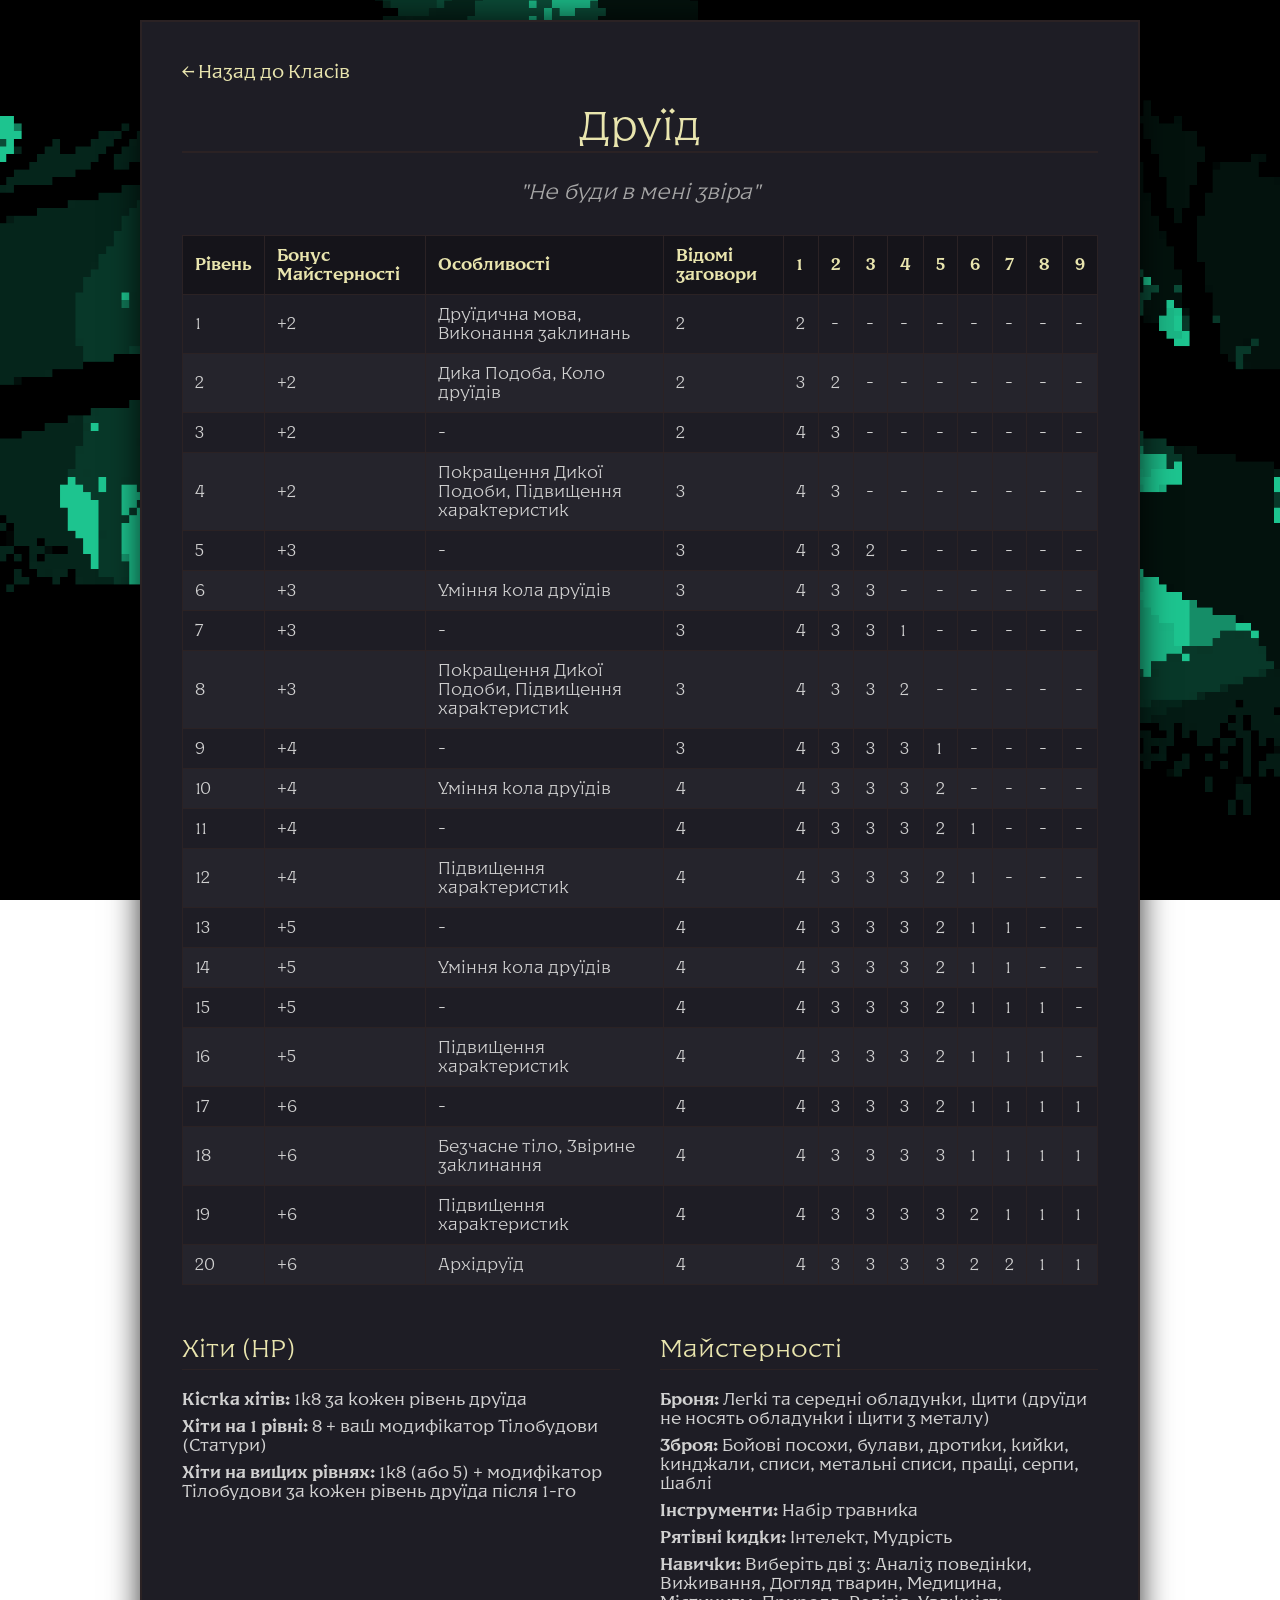
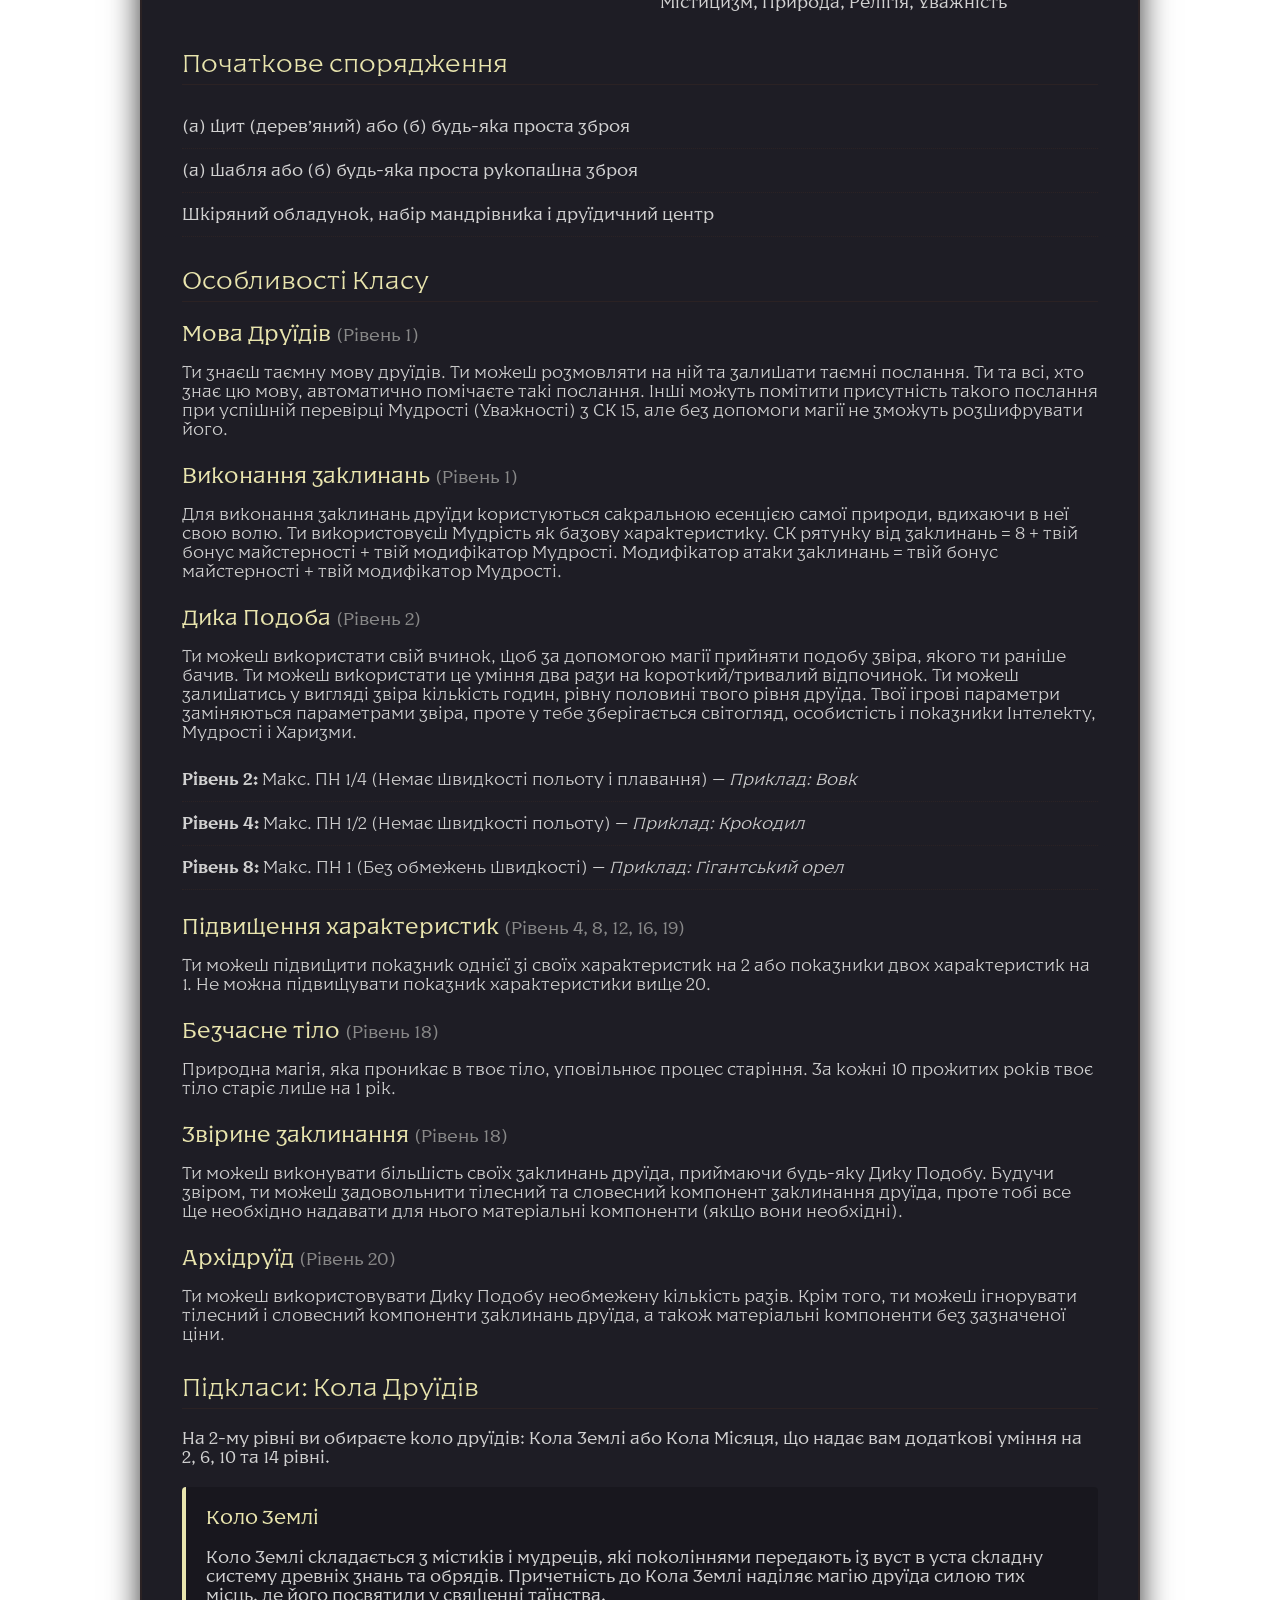
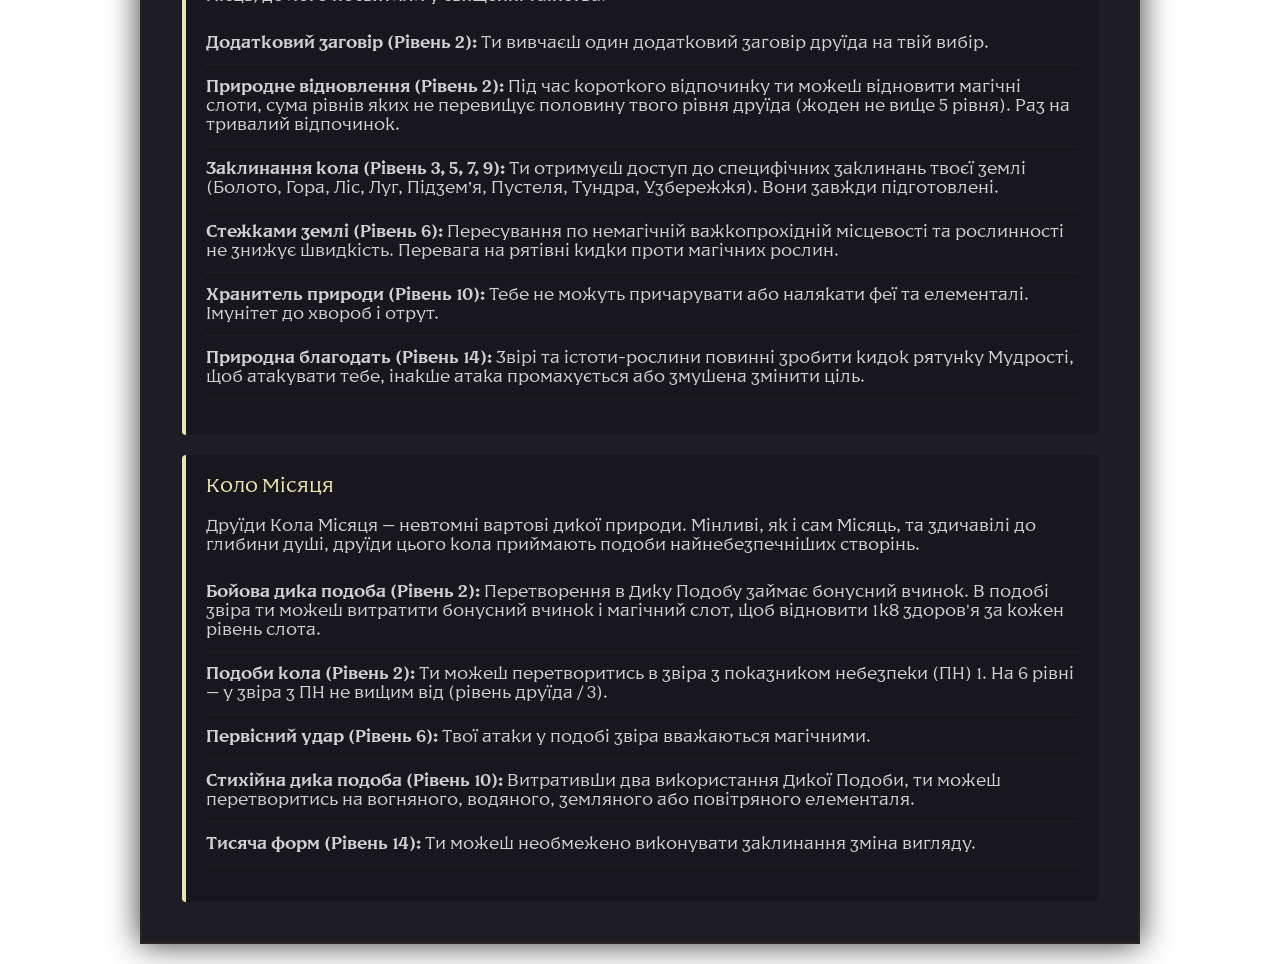
<file: docs/wiki/classes/druid.html>
<!DOCTYPE html>
<html lang="uk">
<head>
    <meta charset="UTF-8">
    <meta name="viewport" content="width=device-width, initial-scale=1.0">
    <title>Друїд | D&D Довідник</title>
    <link rel="stylesheet" href="..\..\css\class-style.css"> 
</head>
<body>

    <div class="scroll">
        <a href="../../index.html" class="back-link">← Назад до Класів</a>

        <header class="class-header">
            <h1>Друїд</h1>
            <p class="epic-quote">"Не буди в мені звіра"</p>
        </header>

        <section class="class-section">
            <div class="table-responsive">
                <table class="dnd-table">
                    <thead>
                        <tr>
                            <th>Рівень</th>
                            <th>Бонус Майстерності</th>
                            <th>Особливості</th>
                            <th>Відомі заговори</th>
                            <th>1</th>
                            <th>2</th>
                            <th>3</th>
                            <th>4</th>
                            <th>5</th>
                            <th>6</th>
                            <th>7</th>
                            <th>8</th>
                            <th>9</th>
                        </tr>
                    </thead>
                    <tbody>
                        <tr><td>1</td><td>+2</td><td>Друїдична мова, Виконання заклинань</td><td>2</td><td>2</td><td>-</td><td>-</td><td>-</td><td>-</td><td>-</td><td>-</td><td>-</td><td>-</td></tr>
                        <tr><td>2</td><td>+2</td><td>Дика Подоба, Коло друїдів</td><td>2</td><td>3</td><td>2</td><td>-</td><td>-</td><td>-</td><td>-</td><td>-</td><td>-</td><td>-</td></tr>
                        <tr><td>3</td><td>+2</td><td>-</td><td>2</td><td>4</td><td>3</td><td>-</td><td>-</td><td>-</td><td>-</td><td>-</td><td>-</td><td>-</td></tr>
                        <tr><td>4</td><td>+2</td><td>Покращення Дикої Подоби, Підвищення характеристик</td><td>3</td><td>4</td><td>3</td><td>-</td><td>-</td><td>-</td><td>-</td><td>-</td><td>-</td><td>-</td></tr>
                        <tr><td>5</td><td>+3</td><td>-</td><td>3</td><td>4</td><td>3</td><td>2</td><td>-</td><td>-</td><td>-</td><td>-</td><td>-</td><td>-</td></tr>
                        <tr><td>6</td><td>+3</td><td>Уміння кола друїдів</td><td>3</td><td>4</td><td>3</td><td>3</td><td>-</td><td>-</td><td>-</td><td>-</td><td>-</td><td>-</td></tr>
                        <tr><td>7</td><td>+3</td><td>-</td><td>3</td><td>4</td><td>3</td><td>3</td><td>1</td><td>-</td><td>-</td><td>-</td><td>-</td><td>-</td></tr>
                        <tr><td>8</td><td>+3</td><td>Покращення Дикої Подоби, Підвищення характеристик</td><td>3</td><td>4</td><td>3</td><td>3</td><td>2</td><td>-</td><td>-</td><td>-</td><td>-</td><td>-</td></tr>
                        <tr><td>9</td><td>+4</td><td>-</td><td>3</td><td>4</td><td>3</td><td>3</td><td>3</td><td>1</td><td>-</td><td>-</td><td>-</td><td>-</td></tr>
                        <tr><td>10</td><td>+4</td><td>Уміння кола друїдів</td><td>4</td><td>4</td><td>3</td><td>3</td><td>3</td><td>2</td><td>-</td><td>-</td><td>-</td><td>-</td></tr>
                        <tr><td>11</td><td>+4</td><td>-</td><td>4</td><td>4</td><td>3</td><td>3</td><td>3</td><td>2</td><td>1</td><td>-</td><td>-</td><td>-</td></tr>
                        <tr><td>12</td><td>+4</td><td>Підвищення характеристик</td><td>4</td><td>4</td><td>3</td><td>3</td><td>3</td><td>2</td><td>1</td><td>-</td><td>-</td><td>-</td></tr>
                        <tr><td>13</td><td>+5</td><td>-</td><td>4</td><td>4</td><td>3</td><td>3</td><td>3</td><td>2</td><td>1</td><td>1</td><td>-</td><td>-</td></tr>
                        <tr><td>14</td><td>+5</td><td>Уміння кола друїдів</td><td>4</td><td>4</td><td>3</td><td>3</td><td>3</td><td>2</td><td>1</td><td>1</td><td>-</td><td>-</td></tr>
                        <tr><td>15</td><td>+5</td><td>-</td><td>4</td><td>4</td><td>3</td><td>3</td><td>3</td><td>2</td><td>1</td><td>1</td><td>1</td><td>-</td></tr>
                        <tr><td>16</td><td>+5</td><td>Підвищення характеристик</td><td>4</td><td>4</td><td>3</td><td>3</td><td>3</td><td>2</td><td>1</td><td>1</td><td>1</td><td>-</td></tr>
                        <tr><td>17</td><td>+6</td><td>-</td><td>4</td><td>4</td><td>3</td><td>3</td><td>3</td><td>2</td><td>1</td><td>1</td><td>1</td><td>1</td></tr>
                        <tr><td>18</td><td>+6</td><td>Безчасне тіло, Звірине заклинання</td><td>4</td><td>4</td><td>3</td><td>3</td><td>3</td><td>3</td><td>1</td><td>1</td><td>1</td><td>1</td></tr>
                        <tr><td>19</td><td>+6</td><td>Підвищення характеристик</td><td>4</td><td>4</td><td>3</td><td>3</td><td>3</td><td>3</td><td>2</td><td>1</td><td>1</td><td>1</td></tr>
                        <tr><td>20</td><td>+6</td><td>Архідруїд</td><td>4</td><td>4</td><td>3</td><td>3</td><td>3</td><td>3</td><td>2</td><td>2</td><td>1</td><td>1</td></tr>
                    </tbody>
                </table>
            </div>
        </section>

        <section class="class-section columns">
            <div class="column">
                <h2>Хіти (HP)</h2>
                <p><strong>Кістка хітів:</strong> 1к8 за кожен рівень друїда</p>
                <p><strong>Хіти на 1 рівні:</strong> 8 + ваш модифікатор Тілобудови (Статури)</p>
                <p><strong>Хіти на вищих рівнях:</strong> 1к8 (або 5) + модифікатор Тілобудови за кожен рівень друїда після 1-го</p>
            </div>

            <div class="column">
                <h2>Майстерності</h2>
                <p><strong>Броня:</strong> Легкі та середні обладунки, щити (друїди не носять обладунки і щити з металу)</p>
                <p><strong>Зброя:</strong> Бойові посохи, булави, дротики, кийки, кинджали, списи, метальні списи, пращі, серпи, шаблі</p>
                <p><strong>Інструменти:</strong> Набір травника</p>
                <p><strong>Рятівні кидки:</strong> Інтелект, Мудрість</p>
                <p><strong>Навички:</strong> Виберіть дві з: Аналіз поведінки, Виживання, Догляд тварин, Медицина, Містицизм, Природа, Релігія, Уважність</p>
            </div>
        </section>

        <section class="class-section">
            <h2>Початкове спорядження</h2>
            <ul class="wiki-list">
                <li>(а) щит (дерев’яний) або (б) будь-яка проста зброя</li>
                <li>(а) шабля або (б) будь-яка проста рукопашна зброя</li>
                <li>Шкіряний обладунок, набір мандрівника і друїдичний центр</li>
            </ul>
        </section>

        <section class="class-section features">
            <h2>Особливості Класу</h2>
            
            <div class="feature-item">
                <h3>Мова Друїдів <span>(Рівень 1)</span></h3>
                <p>Ти знаєш таємну мову друїдів. Ти можеш розмовляти на ній та залишати таємні послання. Ти та всі, хто знає цю мову, автоматично помічаєте такі послання. Інші можуть помітити присутність такого послання при успішній перевірці Мудрості (Уважності) з СК 15, але без допомоги магії не зможуть розшифрувати його.</p>
            </div>

            <div class="feature-item">
                <h3>Виконання заклинань <span>(Рівень 1)</span></h3>
                <p>Для виконання заклинань друїди користуються сакральною есенцією самої природи, вдихаючи в неї свою волю. Ти використовуєш Мудрість як базову характеристику. СК рятунку від заклинань = 8 + твій бонус майстерності + твій модифікатор Мудрості. Модифікатор атаки заклинань = твій бонус майстерності + твій модифікатор Мудрості.</p>
            </div>

            <div class="feature-item">
                <h3>Дика Подоба <span>(Рівень 2)</span></h3>
                <p>Ти можеш використати свій вчинок, щоб за допомогою магії прийняти подобу звіра, якого ти раніше бачив. Ти можеш використати це уміння два рази на короткий/тривалий відпочинок. Ти можеш залишатись у вигляді звіра кількість годин, рівну половині твого рівня друїда. Твої ігрові параметри заміняються параметрами звіра, проте у тебе зберігається світогляд, особистість і показники Інтелекту, Мудрості і Харизми.</p>
                <ul class="wiki-list">
                    <li><strong>Рівень 2:</strong> Макс. ПН 1/4 (Немає швидкості польоту і плавання) — <i>Приклад: Вовк</i></li>
                    <li><strong>Рівень 4:</strong> Макс. ПН 1/2 (Немає швидкості польоту) — <i>Приклад: Крокодил</i></li>
                    <li><strong>Рівень 8:</strong> Макс. ПН 1 (Без обмежень швидкості) — <i>Приклад: Гігантський орел</i></li>
                </ul>
            </div>

            <div class="feature-item">
                <h3>Підвищення характеристик <span>(Рівень 4, 8, 12, 16, 19)</span></h3>
                <p>Ти можеш підвищити показник однієї зі своїх характеристик на 2 або показники двох характеристик на 1. Не можна підвищувати показник характеристики вище 20.</p>
            </div>

            <div class="feature-item">
                <h3>Безчасне тіло <span>(Рівень 18)</span></h3>
                <p>Природна магія, яка проникає в твоє тіло, уповільнює процес старіння. За кожні 10 прожитих років твоє тіло старіє лише на 1 рік.</p>
            </div>

            <div class="feature-item">
                <h3>Звірине заклинання <span>(Рівень 18)</span></h3>
                <p>Ти можеш виконувати більшість своїх заклинань друїда, приймаючи будь-яку Дику Подобу. Будучи звіром, ти можеш задовольнити тілесний та словесний компонент заклинання друїда, проте тобі все ще необхідно надавати для нього матеріальні компоненти (якщо вони необхідні).</p>
            </div>

            <div class="feature-item">
                <h3>Архідруїд <span>(Рівень 20)</span></h3>
                <p>Ти можеш використовувати Дику Подобу необмежену кількість разів. Крім того, ти можеш ігнорувати тілесний і словесний компоненти заклинань друїда, а також матеріальні компоненти без зазначеної ціни.</p>
            </div>
        </section>

        <section class="class-section subclasses">
            <h2>Підкласи: Кола Друїдів</h2>
            <p>На 2-му рівні ви обираєте коло друїдів: Кола Землі або Кола Місяця, що надає вам додаткові уміння на 2, 6, 10 та 14 рівні.</p>

            <div class="subclass-card">
                <h3>Коло Землі</h3>
                <p>Коло Землі складається з містиків і мудреців, які поколіннями передають із вуст в уста складну систему древніх знань та обрядів. Причетність до Кола Землі наділяє магію друїда силою тих місць, де його посвятили у священні таїнства.</p>
                <ul class="wiki-list">
                    <li><strong>Додатковий заговір (Рівень 2):</strong> Ти вивчаєш один додатковий заговір друїда на твій вибір.</li>
                    <li><strong>Природне відновлення (Рівень 2):</strong> Під час короткого відпочинку ти можеш відновити магічні слоти, сума рівнів яких не перевищує половину твого рівня друїда (жоден не вище 5 рівня). Раз на тривалий відпочинок.</li>
                    <li><strong>Заклинання кола (Рівень 3, 5, 7, 9):</strong> Ти отримуєш доступ до специфічних заклинань твоєї землі (Болото, Гора, Ліс, Луг, Підзем’я, Пустеля, Тундра, Узбережжя). Вони завжди підготовлені.</li>
                    <li><strong>Стежками землі (Рівень 6):</strong> Пересування по немагічній важкопрохідній місцевості та рослинності не знижує швидкість. Перевага на рятівні кидки проти магічних рослин.</li>
                    <li><strong>Хранитель природи (Рівень 10):</strong> Тебе не можуть причарувати або налякати феї та елементалі. Імунітет до хвороб і отрут.</li>
                    <li><strong>Природна благодать (Рівень 14):</strong> Звірі та істоти-рослини повинні зробити кидок рятунку Мудрості, щоб атакувати тебе, інакше атака промахується або змушена змінити ціль.</li>
                </ul>
            </div>
            
            <div class="subclass-card">
                <h3>Коло Місяця</h3>
                <p>Друїди Кола Місяця — невтомні вартові дикої природи. Мінливі, як і сам Місяць, та здичавілі до глибини душі, друїди цього кола приймають подоби найнебезпечніших створінь.</p>
                <ul class="wiki-list">
                    <li><strong>Бойова дика подоба (Рівень 2):</strong> Перетворення в Дику Подобу займає бонусний вчинок. В подобі звіра ти можеш витратити бонусний вчинок і магічний слот, щоб відновити 1к8 здоров'я за кожен рівень слота.</li>
                    <li><strong>Подоби кола (Рівень 2):</strong> Ти можеш перетворитись в звіра з показником небезпеки (ПН) 1. На 6 рівні — у звіра з ПН не вищим від (рівень друїда / 3).</li>
                    <li><strong>Первісний удар (Рівень 6):</strong> Твої атаки у подобі звіра вважаються магічними.</li>
                    <li><strong>Стихійна дика подоба (Рівень 10):</strong> Витративши два використання Дикої Подоби, ти можеш перетворитись на вогняного, водяного, земляного або повітряного елементаля.</li>
                    <li><strong>Тисяча форм (Рівень 14):</strong> Ти можеш необмежено виконувати заклинання зміна вигляду.</li>
                </ul>
            </div>
        </section>

    </div>
</body>
</html>
</file>
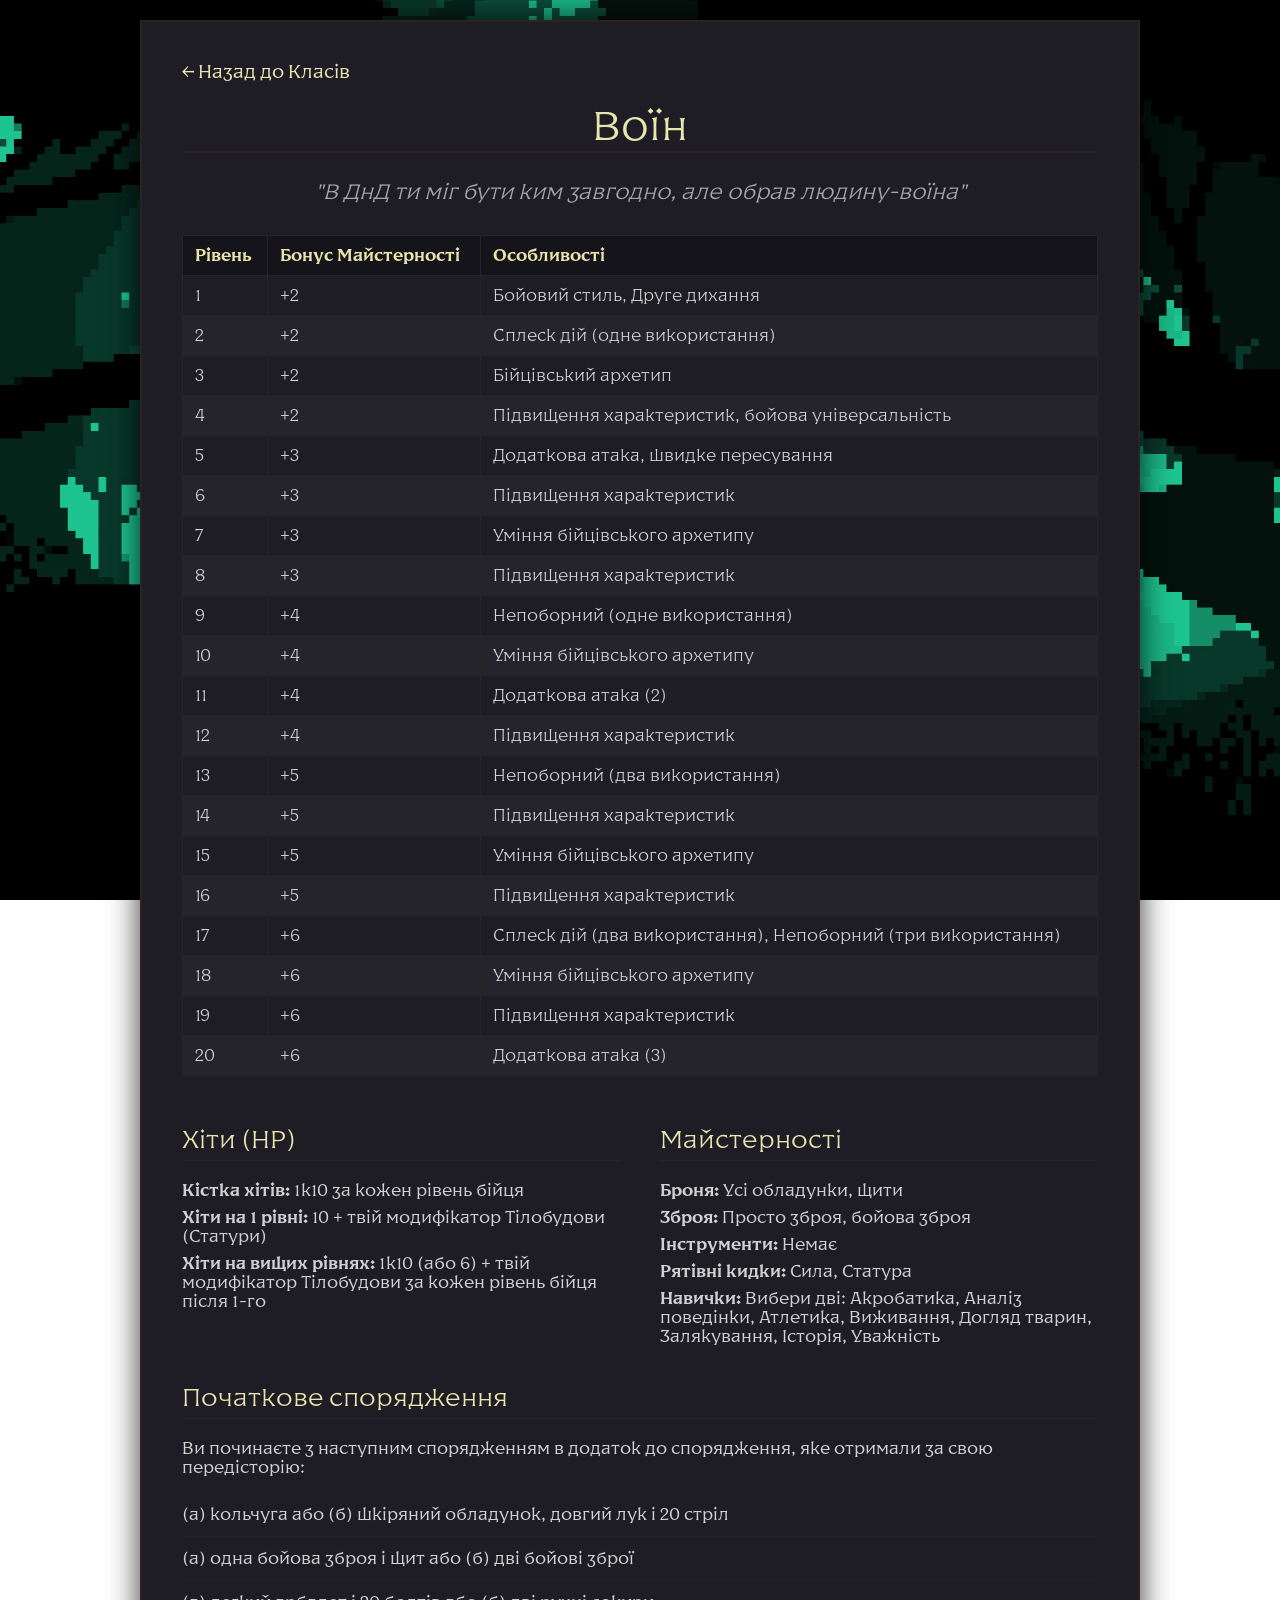
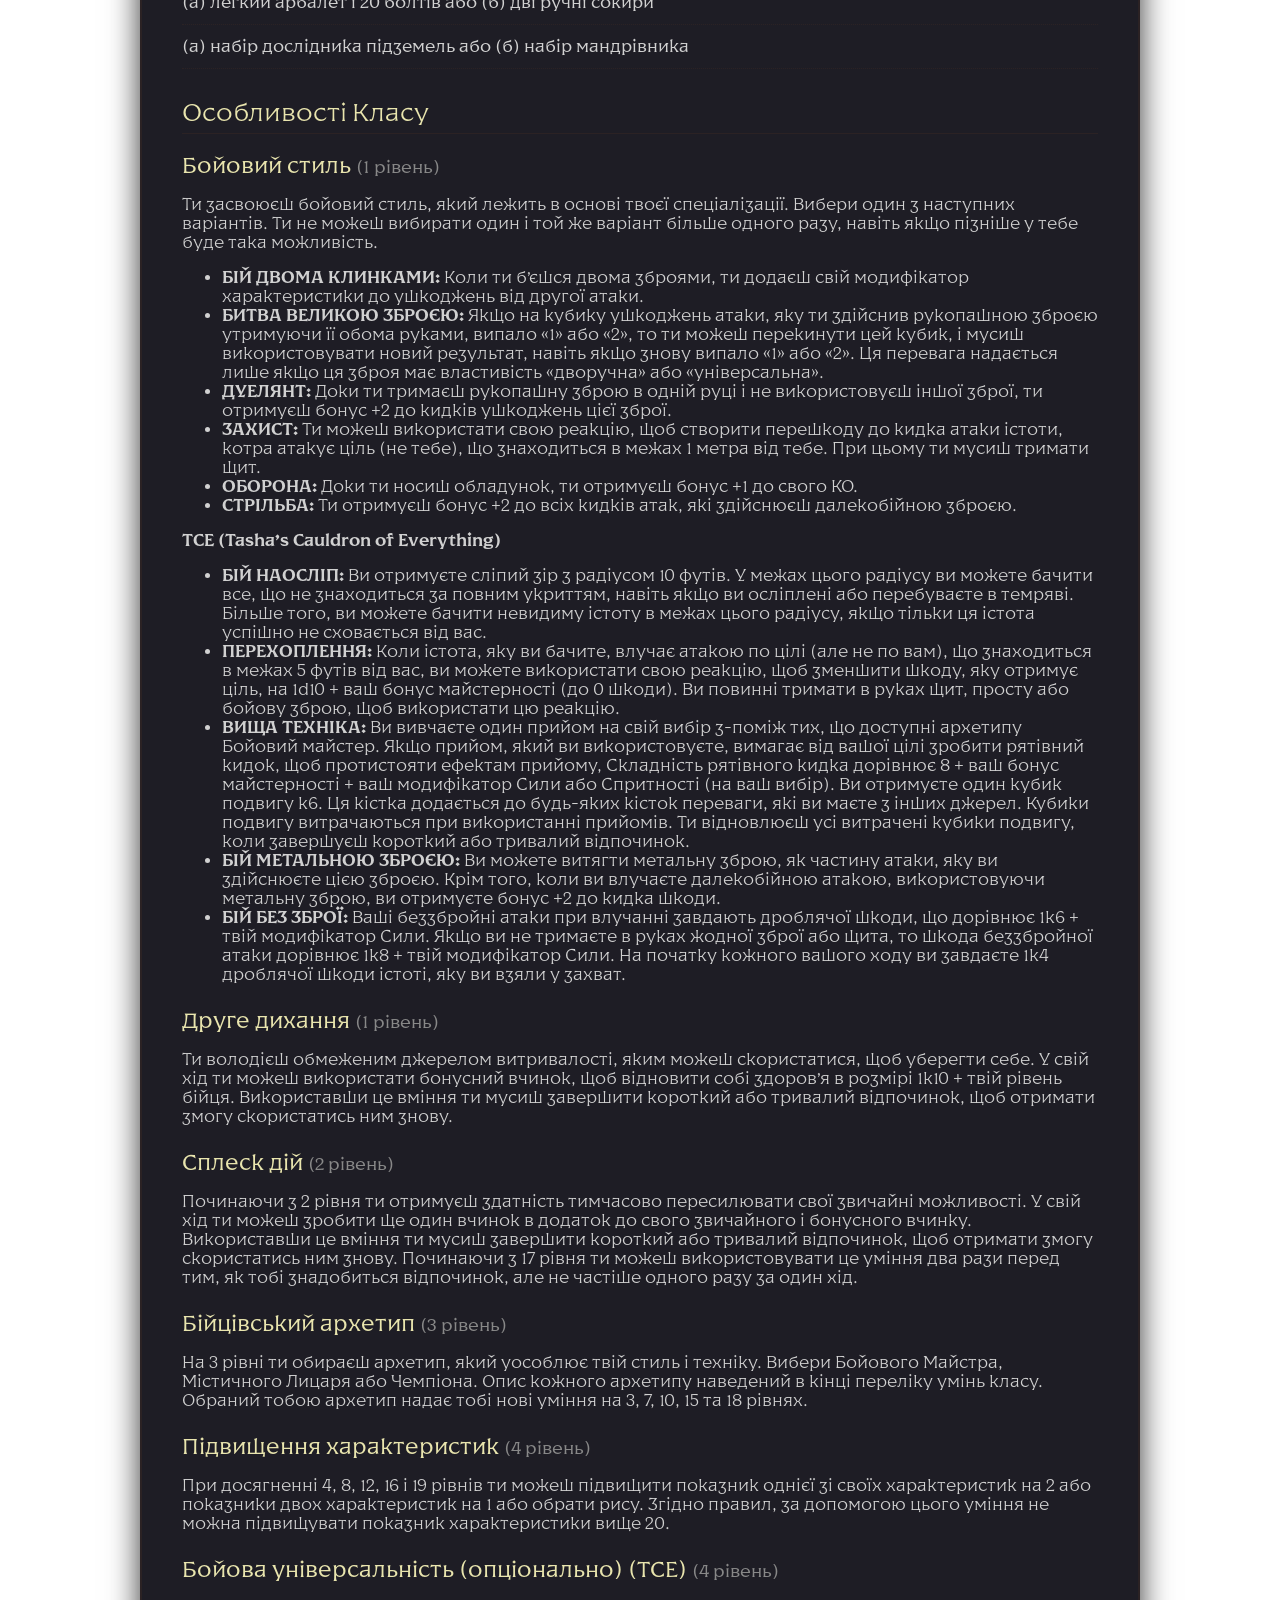
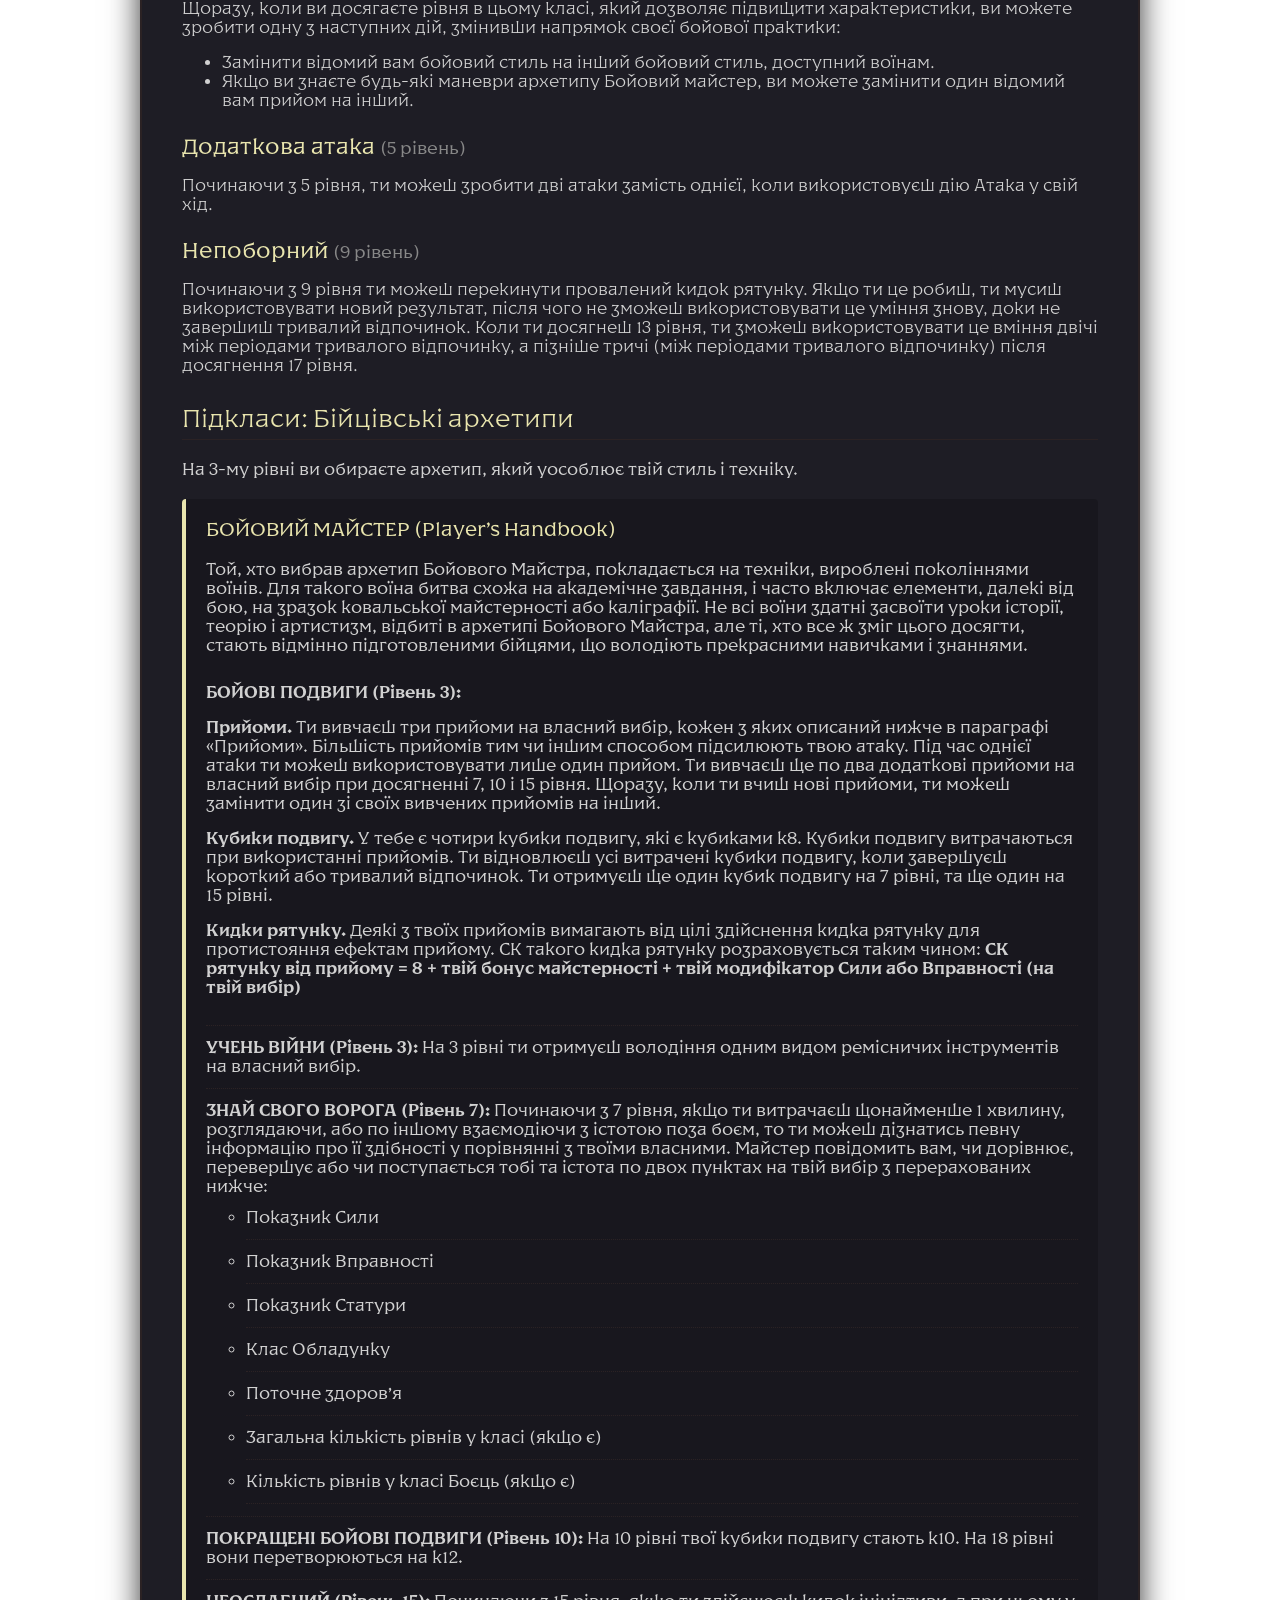
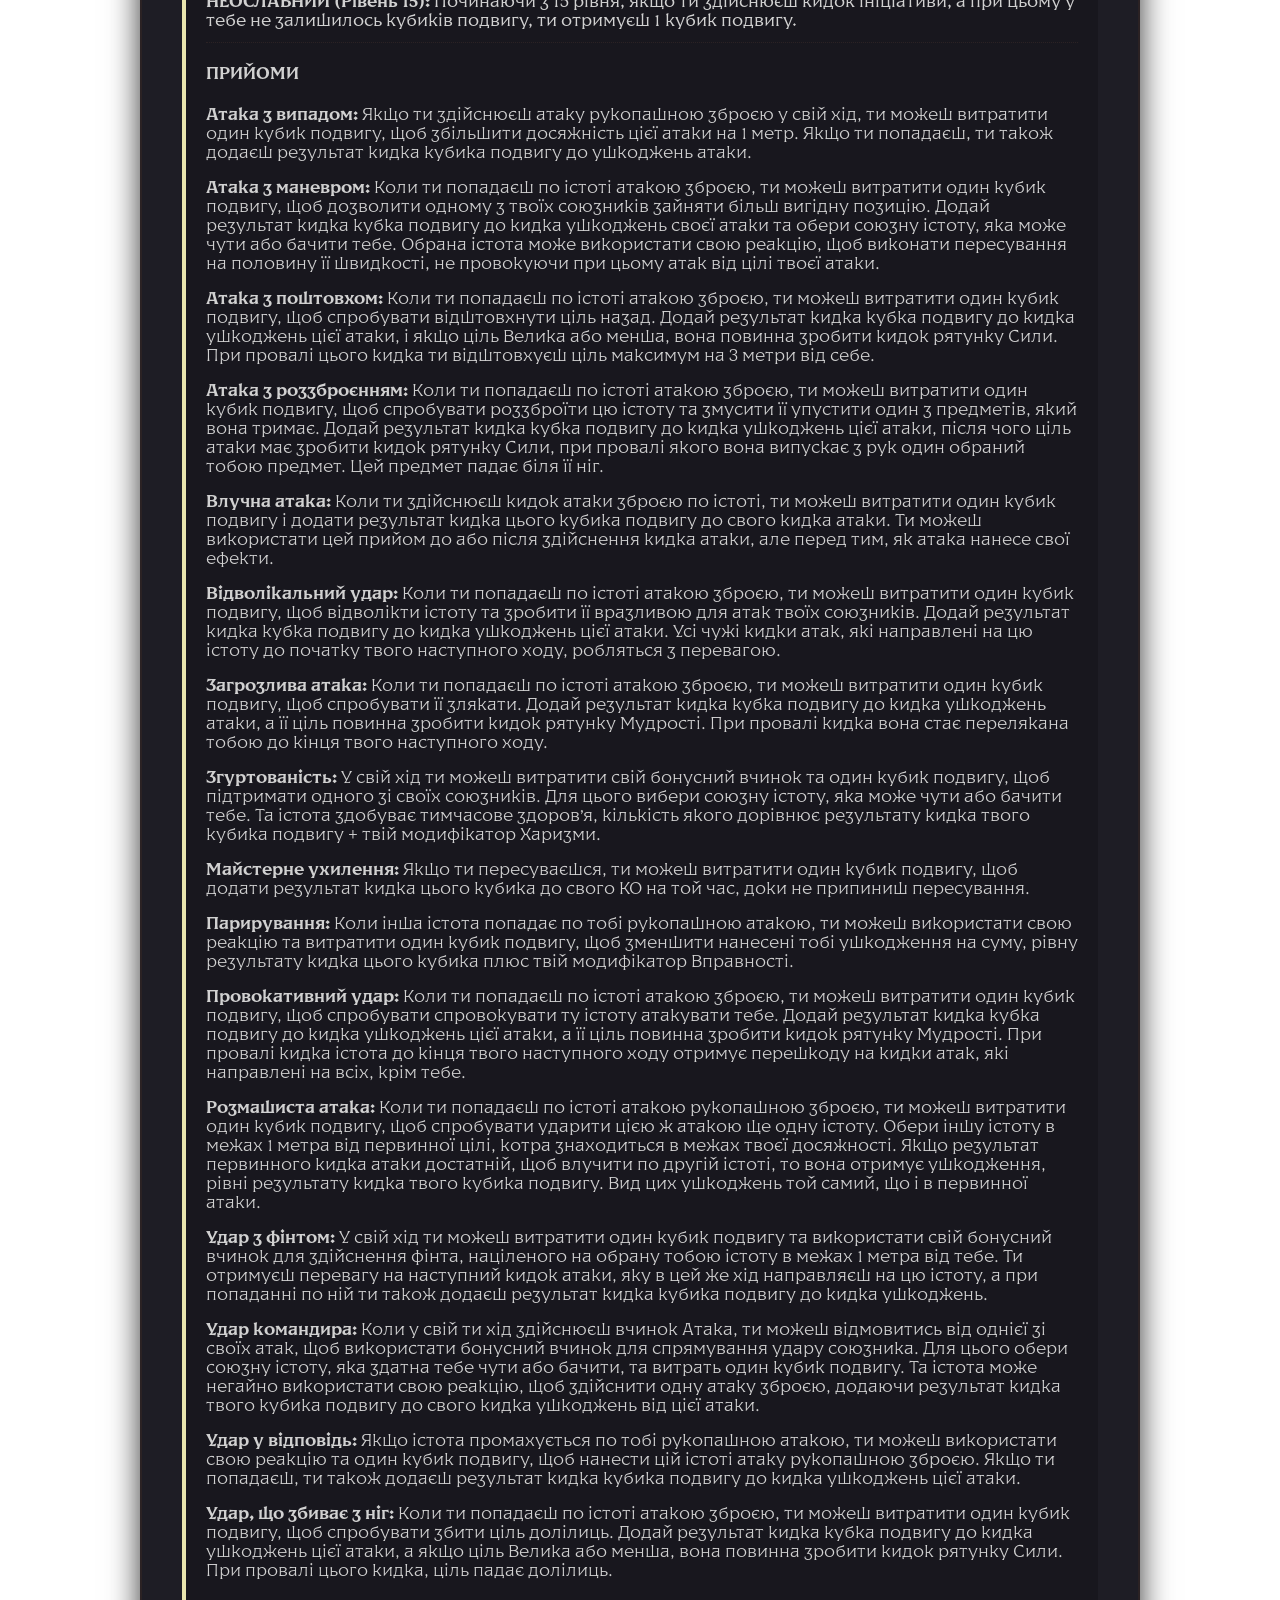
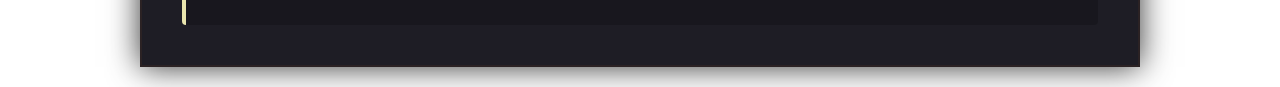
<file: docs/wiki/classes/fighter.html>
<!DOCTYPE html>
<html lang="uk">
<head>
    <meta charset="UTF-8">
    <meta name="viewport" content="width=device-width, initial-scale=1.0">
    <title>Воїн | D&D Довідник</title>
    <link rel="stylesheet" href="..\..\css\class-style.css"> 
</head>
<body>

    <div class="scroll">
        <a href="../../index.html" class="back-link">← Назад до Класів</a>

        <header class="class-header">
            <h1>Воїн</h1>
            <p class="epic-quote">"В ДнД ти міг бути ким завгодно, але обрав людину-воїна"</p>
        </header>

        <section class="class-section">
            <div class="table-responsive">
                <table class="dnd-table">
                    <thead>
                        <tr>
                            <th>Рівень</th>
                            <th>Бонус Майстерності</th>
                            <th>Особливості</th>
                        </tr>
                    </thead>
                    <tbody>
                        <tr><td>1</td><td>+2</td><td>Бойовий стиль, Друге дихання</td></tr>
                        <tr><td>2</td><td>+2</td><td>Сплеск дій (одне використання)</td></tr>
                        <tr><td>3</td><td>+2</td><td>Бійцівський архетип</td></tr>
                        <tr><td>4</td><td>+2</td><td>Підвищення характеристик, бойова універсальність</td></tr>
                        <tr><td>5</td><td>+3</td><td>Додаткова атака, швидке пересування</td></tr>
                        <tr><td>6</td><td>+3</td><td>Підвищення характеристик</td></tr>
                        <tr><td>7</td><td>+3</td><td>Уміння бійцівського архетипу</td></tr>
                        <tr><td>8</td><td>+3</td><td>Підвищення характеристик</td></tr>
                        <tr><td>9</td><td>+4</td><td>Непоборний (одне використання)</td></tr>
                        <tr><td>10</td><td>+4</td><td>Уміння бійцівського архетипу</td></tr>
                        <tr><td>11</td><td>+4</td><td>Додаткова атака (2)</td></tr>
                        <tr><td>12</td><td>+4</td><td>Підвищення характеристик</td></tr>
                        <tr><td>13</td><td>+5</td><td>Непоборний (два використання)</td></tr>
                        <tr><td>14</td><td>+5</td><td>Підвищення характеристик</td></tr>
                        <tr><td>15</td><td>+5</td><td>Уміння бійцівського архетипу</td></tr>
                        <tr><td>16</td><td>+5</td><td>Підвищення характеристик</td></tr>
                        <tr><td>17</td><td>+6</td><td>Сплеск дій (два використання), Непоборний (три використання)</td></tr>
                        <tr><td>18</td><td>+6</td><td>Уміння бійцівського архетипу</td></tr>
                        <tr><td>19</td><td>+6</td><td>Підвищення характеристик</td></tr>
                        <tr><td>20</td><td>+6</td><td>Додаткова атака (3)</td></tr>
                    </tbody>
                </table>
            </div>
        </section>

        <section class="class-section columns">
            <div class="column">
                <h2>Хіти (HP)</h2>
                <p><strong>Кістка хітів:</strong> 1к10 за кожен рівень бійця</p>
                <p><strong>Хіти на 1 рівні:</strong> 10 + твій модифікатор Тілобудови (Статури)</p>
                <p><strong>Хіти на вищих рівнях:</strong> 1к10 (або 6) + твій модифікатор Тілобудови за кожен рівень бійця після 1-го</p>
            </div>

            <div class="column">
                <h2>Майстерності</h2>
                <p><strong>Броня:</strong> Усі обладунки, щити</p>
                <p><strong>Зброя:</strong> Просто зброя, бойова зброя</p>
                <p><strong>Інструменти:</strong> Немає</p>
                <p><strong>Рятівні кидки:</strong> Сила, Статура</p>
                <p><strong>Навички:</strong> Вибери дві: Акробатика, Аналіз поведінки, Атлетика, Виживання, Догляд тварин, Залякування, Історія, Уважність</p>
            </div>
        </section>

        <section class="class-section">
            <h2>Початкове спорядження</h2>
            <p>Ви починаєте з наступним спорядженням в додаток до спорядження, яке отримали за свою передісторію:</p>
            <ul class="wiki-list">
                <li>(а) кольчуга або (б) шкіряний обладунок, довгий лук і 20 стріл</li>
                <li>(а) одна бойова зброя і щит або (б) дві бойові зброї</li>
                <li>(а) легкий арбалет і 20 болтів або (б) дві ручні сокири </li>
                <li>(а) набір дослідника підземель або (б) набір мандрівника</li>
            </ul>
        </section>

        <section class="class-section features">
            <h2>Особливості Класу</h2>
            
            <div class="feature-item">
                <h3>Бойовий стиль <span>(1 рівень)</span></h3>
                <p>Ти засвоюєш бойовий стиль, який лежить в основі твоєї спеціалізації. Вибери один з наступних варіантів. Ти не можеш вибирати один і той же варіант більше одного разу, навіть якщо пізніше у тебе буде така можливість.</p>
                <ul>
                    <li><strong>БІЙ ДВОМА КЛИНКАМИ:</strong> Коли ти б’єшся двома зброями, ти додаєш свій модифікатор характеристики до ушкоджень від другої атаки.</li>
                    <li><strong>БИТВА ВЕЛИКОЮ ЗБРОЄЮ:</strong> Якщо на кубику ушкоджень атаки, яку ти здійснив рукопашною зброєю утримуючи її обома руками, випало «1» або «2», то ти можеш перекинути цей кубик, і мусиш використовувати новий результат, навіть якщо знову випало «1» або «2». Ця перевага надається лише якщо ця зброя має властивість «дворучна» або «універсальна».</li>
                    <li><strong>ДУЕЛЯНТ:</strong> Доки ти тримаєш рукопашну зброю в одній руці і не використовуєш іншої зброї, ти отримуєш бонус +2 до кидків ушкоджень цієї зброї.</li>
                    <li><strong>ЗАХИСТ:</strong> Ти можеш використати свою реакцію, щоб створити перешкоду до кидка атаки істоти, котра атакує ціль (не тебе), що знаходиться в межах 1 метра від тебе. При цьому ти мусиш тримати щит.</li>
                    <li><strong>ОБОРОНА:</strong> Доки ти носиш обладунок, ти отримуєш бонус +1 до свого КО.</li>
                    <li><strong>СТРІЛЬБА:</strong> Ти отримуєш бонус +2 до всіх кидків атак, які здійснюєш далекобійною зброєю.</li>
                </ul>
                <p><strong>TCE (Tasha’s Cauldron of Everything)</strong></p>
                <ul>
                    <li><strong>БІЙ НАОСЛІП:</strong> Ви отримуєте сліпий зір з радіусом 10 футів. У межах цього радіусу ви можете бачити все, що не знаходиться за повним укриттям, навіть якщо ви осліплені або перебуваєте в темряві. Більше того, ви можете бачити невидиму істоту в межах цього радіусу, якщо тільки ця істота успішно не сховається від вас.</li>
                    <li><strong>ПЕРЕХОПЛЕННЯ:</strong> Коли істота, яку ви бачите, влучає атакою по цілі (але не по вам), що знаходиться в межах 5 футів від вас, ви можете використати свою реакцію, щоб зменшити шкоду, яку отримує ціль, на 1d10 + ваш бонус майстерності (до 0 шкоди). Ви повинні тримати в руках щит, просту або бойову зброю, щоб використати цю реакцію.</li>
                    <li><strong>ВИЩА ТЕХНІКА:</strong> Ви вивчаєте один прийом на свій вибір з-поміж тих, що доступні архетипу Бойовий майстер. Якщо прийом, який ви використовуєте, вимагає від вашої цілі зробити рятівний кидок, щоб протистояти ефектам прийому, Складність рятівного кидка дорівнює 8 + ваш бонус майстерності + ваш модифікатор Сили або Спритності (на ваш вибір). Ви отримуєте один кубик подвигу к6. Ця кістка додається до будь-яких кісток переваги, які ви маєте з інших джерел.  Кубики подвигу витрачаються при використанні прийомів. Ти відновлюєш усі витрачені кубики подвигу, коли завершуєш короткий або тривалий відпочинок.</li>
                    <li><strong>БІЙ МЕТАЛЬНОЮ ЗБРОЄЮ:</strong> Ви можете витягти метальну зброю, як частину атаки, яку ви здійснюєте цією зброєю. Крім того, коли ви влучаєте далекобійною атакою, використовуючи метальну зброю, ви отримуєте бонус +2 до кидка шкоди.</li>
                    <li><strong>БІЙ БЕЗ ЗБРОЇ:</strong> Ваші беззбройні атаки при влучанні завдають дроблячої шкоди, що дорівнює 1к6 + твій модифікатор Сили. Якщо ви не тримаєте в руках жодної зброї або щита, то шкода беззбройної атаки дорівнює 1к8 + твій модифікатор Сили. На початку кожного вашого ходу ви завдаєте 1к4 дроблячої шкоди істоті, яку ви взяли у захват.</li>
                </ul>
            </div>

            <div class="feature-item">
                <h3>Друге дихання <span>(1 рівень)</span></h3>
                <p>Ти володієш обмеженим джерелом витривалості, яким можеш скористатися, щоб уберегти себе. У свій хід ти можеш використати бонусний вчинок, щоб відновити собі здоров’я в розмірі 1к10 + твій рівень бійця. Використавши це вміння ти мусиш завершити короткий або тривалий відпочинок, щоб отримати змогу скористатись ним знову.</p>
            </div>

            <div class="feature-item">
                <h3>Сплеск дій <span>(2 рівень)</span></h3>
                <p>Починаючи з 2 рівня ти отримуєш здатність тимчасово пересилювати свої звичайні можливості. У свій хід ти можеш зробити ще один вчинок в додаток до свого звичайного і бонусного вчинку. Використавши це вміння ти мусиш завершити короткий або тривалий відпочинок, щоб отримати змогу скористатись ним знову. Починаючи з 17 рівня ти можеш використовувати це уміння два рази перед тим, як тобі знадобиться відпочинок, але не частіше одного разу за один хід.</p>
            </div>

            <div class="feature-item">
                <h3>Бійцівський архетип <span>(3 рівень)</span></h3>
                <p>На 3 рівні ти обираєш архетип, який уособлює твій стиль і техніку. Вибери Бойового Майстра, Містичного Лицаря або Чемпіона. Опис кожного архетипу наведений в кінці переліку умінь класу. Обраний тобою архетип надає тобі нові уміння на 3, 7, 10, 15 та 18 рівнях.</p>
            </div>

            <div class="feature-item">
                <h3>Підвищення характеристик <span>(4 рівень)</span></h3>
                <p>При досягненні 4, 8, 12, 16 і 19 рівнів ти можеш підвищити показник однієї зі своїх характеристик на 2 або показники двох характеристик на 1 або обрати рису. Згідно правил, за допомогою цього уміння не можна підвищувати показник характеристики вище 20.</p>
            </div>

            <div class="feature-item">
                <h3>Бойова універсальність (опціонально) (TCE) <span>(4 рівень)</span></h3>
                <p>Щоразу, коли ви досягаєте рівня в цьому класі, який дозволяє підвищити характеристики, ви можете зробити одну з наступних дій, змінивши напрямок своєї бойової практики:</p>
                <ul>
                    <li>Замінити відомий вам бойовий стиль на інший бойовий стиль, доступний воїнам.</li>
                    <li>Якщо ви знаєте будь-які маневри архетипу Бойовий майстер, ви можете замінити один відомий вам прийом на інший.</li>
                </ul>
            </div>

            <div class="feature-item">
                <h3>Додаткова атака <span>(5 рівень)</span></h3>
                <p>Починаючи з 5 рівня, ти можеш зробити дві атаки замість однієї, коли використовуєш дію Атака у свій хід.</p>
            </div>

            <div class="feature-item">
                <h3>Непоборний <span>(9 рівень)</span></h3>
                <p>Починаючи з 9 рівня ти можеш перекинути провалений кидок рятунку. Якщо ти це робиш, ти мусиш використовувати новий результат, після чого не зможеш використовувати це уміння знову, доки не завершиш тривалий відпочинок. Коли ти досягнеш 13 рівня, ти зможеш використовувати це вміння двічі між періодами тривалого відпочинку, а пізніше тричі (між періодами тривалого відпочинку) після досягнення 17 рівня.</p>
            </div>
        </section>

        <section class="class-section subclasses">
            <h2>Підкласи: Бійцівські архетипи</h2>
            <p>На 3-му рівні ви обираєте архетип, який уособлює твій стиль і техніку.</p>

            <div class="subclass-card">
                <h3>БОЙОВИЙ МАЙСТЕР (Player’s Handbook)</h3>
                <p>Той, хто вибрав архетип Бойового Майстра, покладається на техніки, вироблені поколіннями воїнів. Для такого воїна битва схожа на академічне завдання, і часто включає елементи, далекі від бою, на зразок ковальської майстерності або каліграфії. Не всі воїни здатні засвоїти уроки історії, теорію і артистизм, відбиті в архетипі Бойового Майстра, але ті, хто все ж зміг цього досягти, стають відмінно підготовленими бійцями, що володіють прекрасними навичками і знаннями.</p>
                
                <ul class="wiki-list">
                    <li><strong>БОЙОВІ ПОДВИГИ (Рівень 3):</strong> 
                        <p><strong>Прийоми.</strong> Ти вивчаєш три прийоми на власний вибір, кожен з яких описаний нижче в параграфі «Прийоми». Більшість прийомів тим чи іншим способом підсилюють твою атаку. Під час однієї атаки ти можеш використовувати лише один прийом. Ти вивчаєш ще по два додаткові прийоми на власний вибір при досягненні 7, 10 і 15 рівня. Щоразу, коли ти вчиш нові прийоми, ти можеш замінити один зі своїх вивчених прийомів на інший.</p>
                        <p><strong>Кубики подвигу.</strong> У тебе є чотири кубики подвигу, які є кубиками к8. Кубики подвигу витрачаються при використанні прийомів. Ти відновлюєш усі витрачені кубики подвигу, коли завершуєш короткий або тривалий відпочинок. Ти отримуєш ще один кубик подвигу на 7 рівні, та ще один на 15 рівні.</p>
                        <p><strong>Кидки рятунку.</strong> Деякі з твоїх прийомів вимагають від цілі здійснення кидка рятунку для протистояння ефектам прийому. СК такого кидка рятунку розраховується таким чином: <strong>СК рятунку від прийому = 8 + твій бонус майстерності + твій модифікатор Сили або Вправності (на твій вибір)</strong></p>
                    </li>
                    <li><strong>УЧЕНЬ ВІЙНИ (Рівень 3):</strong> На 3 рівні ти отримуєш володіння одним видом ремісничих інструментів на власний вибір.</li>
                    <li><strong>ЗНАЙ СВОГО ВОРОГА (Рівень 7):</strong> Починаючи з 7 рівня, якщо ти витрачаєш щонайменше 1 хвилину, розглядаючи, або по іншому взаємодіючи з істотою поза боєм, то ти можеш дізнатись певну інформацію про її здібності у порівнянні з твоїми власними. Майстер повідомить вам, чи дорівнює, перевершує або чи поступається тобі та істота по двох пунктах на твій вибір з перерахованих нижче:
                        <ul>
                            <li>Показник Сили</li>
                            <li>Показник Вправності</li>
                            <li>Показник Статури</li>
                            <li>Клас Обладунку</li>
                            <li>Поточне здоров’я</li>
                            <li>Загальна кількість рівнів у класі (якщо є)</li>
                            <li>Кількість рівнів у класі Боєць (якщо є)</li>
                        </ul>
                    </li>
                    <li><strong>ПОКРАЩЕНІ БОЙОВІ ПОДВИГИ (Рівень 10):</strong> На 10 рівні твої кубики подвигу стають к10. На 18 рівні вони перетворюються на к12.</li>
                    <li><strong>НЕОСЛАБНИЙ (Рівень 15):</strong> Починаючи з 15 рівня, якщо ти здійснюєш кидок ініціативи, а при цьому у тебе не залишилось кубиків подвигу, ти отримуєш 1 кубик подвигу.</li>
                </ul>

                <div class="feature-item">
                    <h4>ПРИЙОМИ</h4>
                    
                    <p><strong>Атака з випадом:</strong> Якщо ти здійснюєш атаку рукопашною зброєю у свій хід, ти можеш витратити один кубик подвигу, щоб збільшити досяжність цієї атаки на 1 метр. Якщо ти попадаєш, ти також додаєш результат кидка кубика подвигу до ушкоджень атаки.</p>
                    <p><strong>Атака з маневром:</strong> Коли ти попадаєш по істоті атакою зброєю, ти можеш витратити один кубик подвигу, щоб дозволити одному з твоїх союзників зайняти більш вигідну позицію. Додай результат кидка кубка подвигу до кидка ушкоджень своєї атаки та обери союзну істоту, яка може чути або бачити тебе. Обрана істота може використати свою реакцію, щоб виконати пересування на половину її швидкості, не провокуючи при цьому атак від цілі твоєї атаки.</p>
                    <p><strong>Атака з поштовхом:</strong> Коли ти попадаєш по істоті атакою зброєю, ти можеш витратити один кубик подвигу, щоб спробувати відштовхнути ціль назад. Додай результат кидка кубка подвигу до кидка ушкоджень цієї атаки, і якщо ціль Велика або менша, вона повинна зробити кидок рятунку Сили. При провалі цього кидка ти відштовхуєш ціль максимум на 3 метри від себе.</p>
                    <p><strong>Атака з роззброєнням:</strong> Коли ти попадаєш по істоті атакою зброєю, ти можеш витратити один кубик подвигу, щоб спробувати роззброїти цю істоту та змусити її упустити один з предметів, який вона тримає. Додай результат кидка кубка подвигу до кидка ушкоджень цієї атаки, після чого ціль атаки має зробити кидок рятунку Сили, при провалі якого вона випускає з рук один обраний тобою предмет. Цей предмет падає біля її ніг.</p>
                    <p><strong>Влучна атака:</strong> Коли ти здійснюєш кидок атаки зброєю по істоті, ти можеш витратити один кубик подвигу і додати результат кидка цього кубика подвигу до свого кидка атаки. Ти можеш використати цей прийом до або після здійснення кидка атаки, але перед тим, як атака нанесе свої ефекти.</p>
                    <p><strong>Відволікальний удар:</strong> Коли ти попадаєш по істоті атакою зброєю, ти можеш витратити один кубик подвигу, щоб відволікти істоту та зробити її вразливою для атак твоїх союзників. Додай результат кидка кубка подвигу до кидка ушкоджень цієї атаки. Усі чужі кидки атак, які направлені на цю істоту до початку твого наступного ходу, робляться з перевагою.</p>
                    <p><strong>Загрозлива атака:</strong> Коли ти попадаєш по істоті атакою зброєю, ти можеш витратити один кубик подвигу, щоб спробувати її злякати. Додай результат кидка кубка подвигу до кидка ушкоджень атаки, а її ціль повинна зробити кидок рятунку Мудрості. При провалі кидка вона стає перелякана тобою до кінця твого наступного ходу.</p>
                    <p><strong>Згуртованість:</strong> У свій хід ти можеш витратити свій бонусний вчинок та один кубик подвигу, щоб підтримати одного зі своїх союзників. Для цього вибери союзну істоту, яка може чути або бачити тебе. Та істота здобуває тимчасове здоров’я, кількість якого дорівнює результату кидка твого кубика подвигу + твій модифікатор Харизми.</p>
                    <p><strong>Майстерне ухилення:</strong> Якщо ти пересуваєшся, ти можеш витратити один кубик подвигу, щоб додати результат кидка цього кубика до свого КО на той час, доки не припиниш пересування.</p>
                    <p><strong>Парирування:</strong> Коли інша істота попадає по тобі рукопашною атакою, ти можеш використати свою реакцію та витратити один кубик подвигу, щоб зменшити нанесені тобі ушкодження на суму, рівну результату кидка цього кубика плюс твій модифікатор Вправності.</p>
                    <p><strong>Провокативний удар:</strong> Коли ти попадаєш по істоті атакою зброєю, ти можеш витратити один кубик подвигу, щоб спробувати спровокувати ту істоту атакувати тебе. Додай результат кидка кубка подвигу до кидка ушкоджень цієї атаки, а її ціль повинна зробити кидок рятунку Мудрості. При провалі кидка істота до кінця твого наступного ходу отримує перешкоду на кидки атак, які направлені на всіх, крім тебе.</p>
                    <p><strong>Розмашиста атака:</strong> Коли ти попадаєш по істоті атакою рукопашною зброєю, ти можеш витратити один кубик подвигу, щоб спробувати ударити цією ж атакою ще одну істоту. Обери іншу істоту в межах 1 метра від первинної цілі, котра знаходиться в межах твоєї досяжності. Якщо результат первинного кидка атаки достатній, щоб влучити по другій істоті, то вона отримує ушкодження, рівні результату кидка твого кубика подвигу. Вид цих ушкоджень той самий, що і в первинної атаки.</p>
                    <p><strong>Удар з фінтом:</strong> У свій хід ти можеш витратити один кубик подвигу та використати свій бонусний вчинок для здійснення фінта, націленого на обрану тобою істоту в межах 1 метра від тебе. Ти отримуєш перевагу на наступний кидок атаки, яку в цей же хід направляєш на цю істоту, а при попаданні по ній ти також додаєш результат кидка кубика подвигу до кидка ушкоджень.</p>
                    <p><strong>Удар командира:</strong> Коли у свій ти хід здійснюєш вчинок Атака, ти можеш відмовитись від однієї зі своїх атак, щоб використати бонусний вчинок для спрямування удару союзника. Для цього обери союзну істоту, яка здатна тебе чути або бачити, та витрать один кубик подвигу. Та істота може негайно використати свою реакцію, щоб здійснити одну атаку зброєю, додаючи результат кидка твого кубика подвигу до свого кидка ушкоджень від цієї атаки.</p>
                    <p><strong>Удар у відповідь:</strong> Якщо істота промахується по тобі рукопашною атакою, ти можеш використати свою реакцію та один кубик подвигу, щоб нанести цій істоті атаку рукопашною зброєю. Якщо ти попадаєш, ти також додаєш результат кидка кубика подвигу до кидка ушкоджень цієї атаки.</p>
                    <p><strong>Удар, що збиває з ніг:</strong> Коли ти попадаєш по істоті атакою зброєю, ти можеш витратити один кубик подвигу, щоб спробувати збити ціль долілиць. Додай результат кидка кубка подвигу до кидка ушкоджень цієї атаки, а якщо ціль Велика або менша, вона повинна зробити кидок рятунку Сили. При провалі цього кидка, ціль падає долілиць.</p>
                    
                 </div>
            </div>
        </section>

    </div>
</body>
</html>
</file>
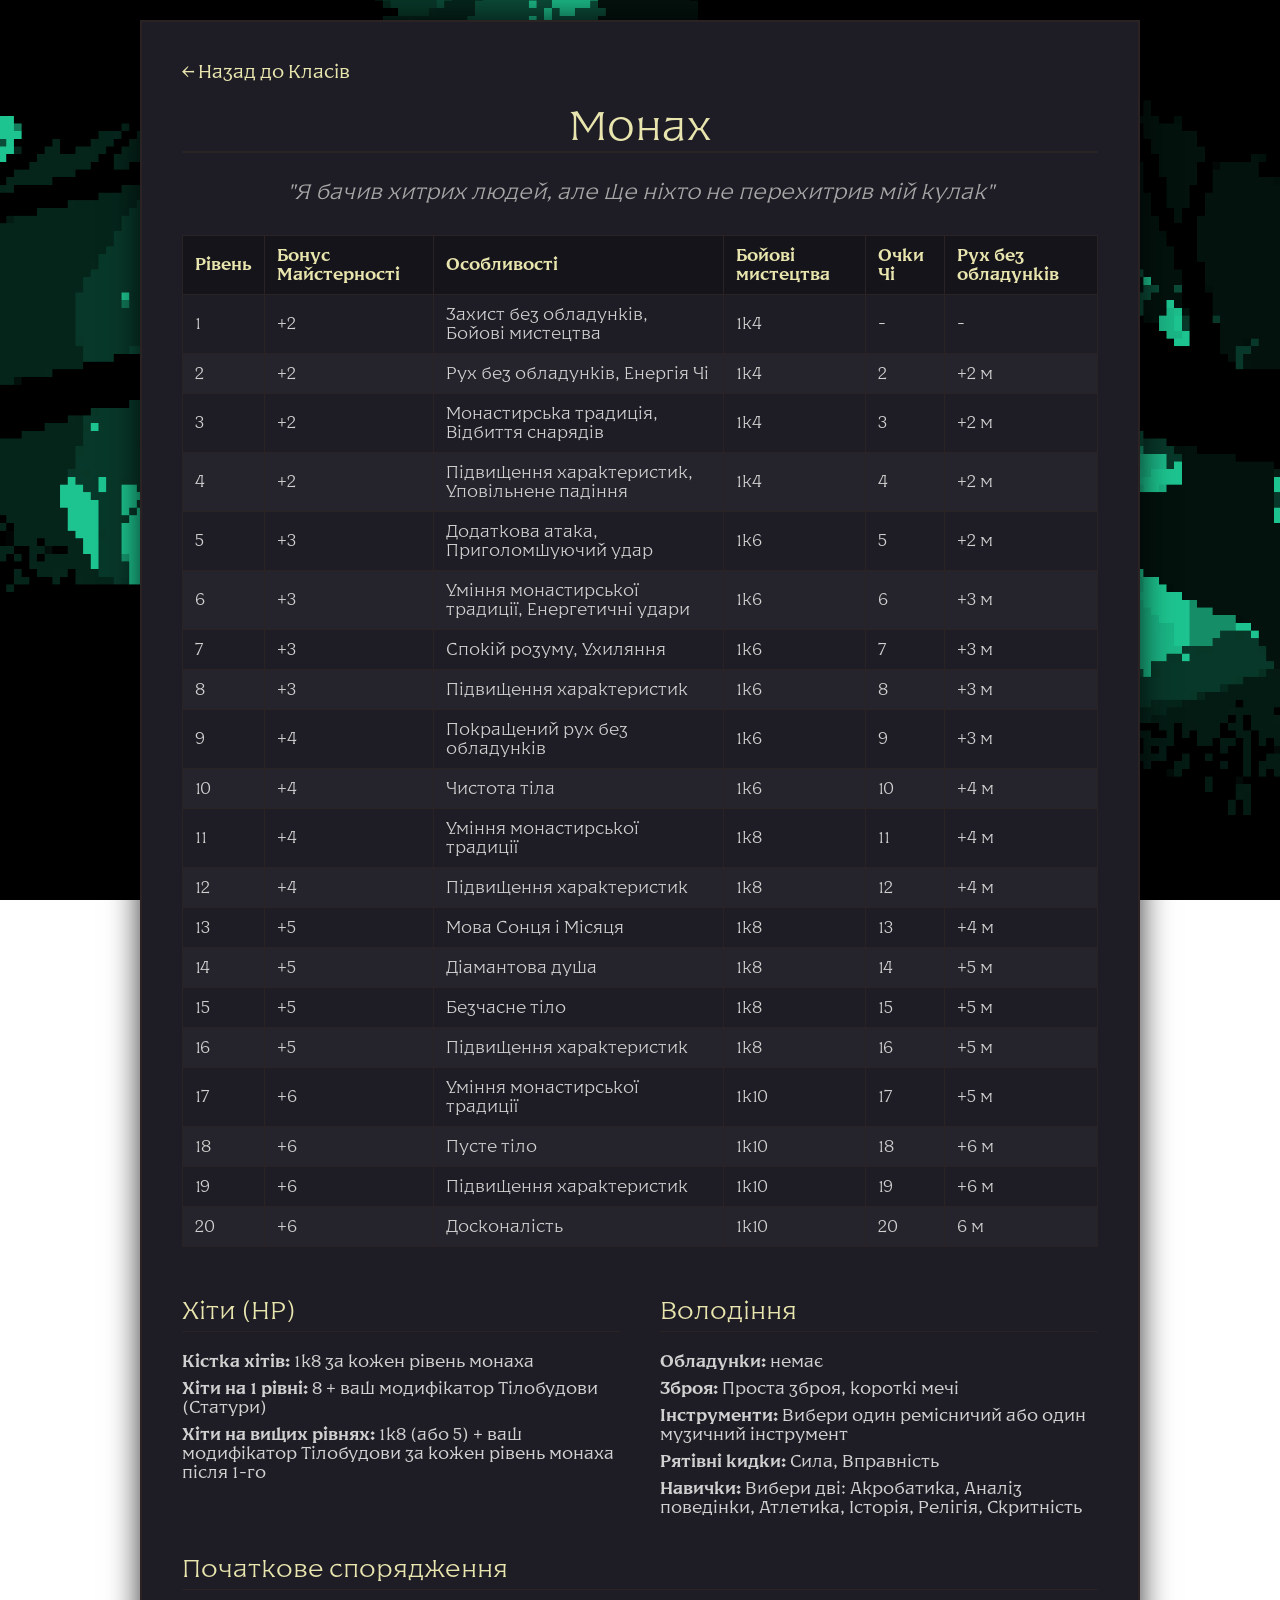
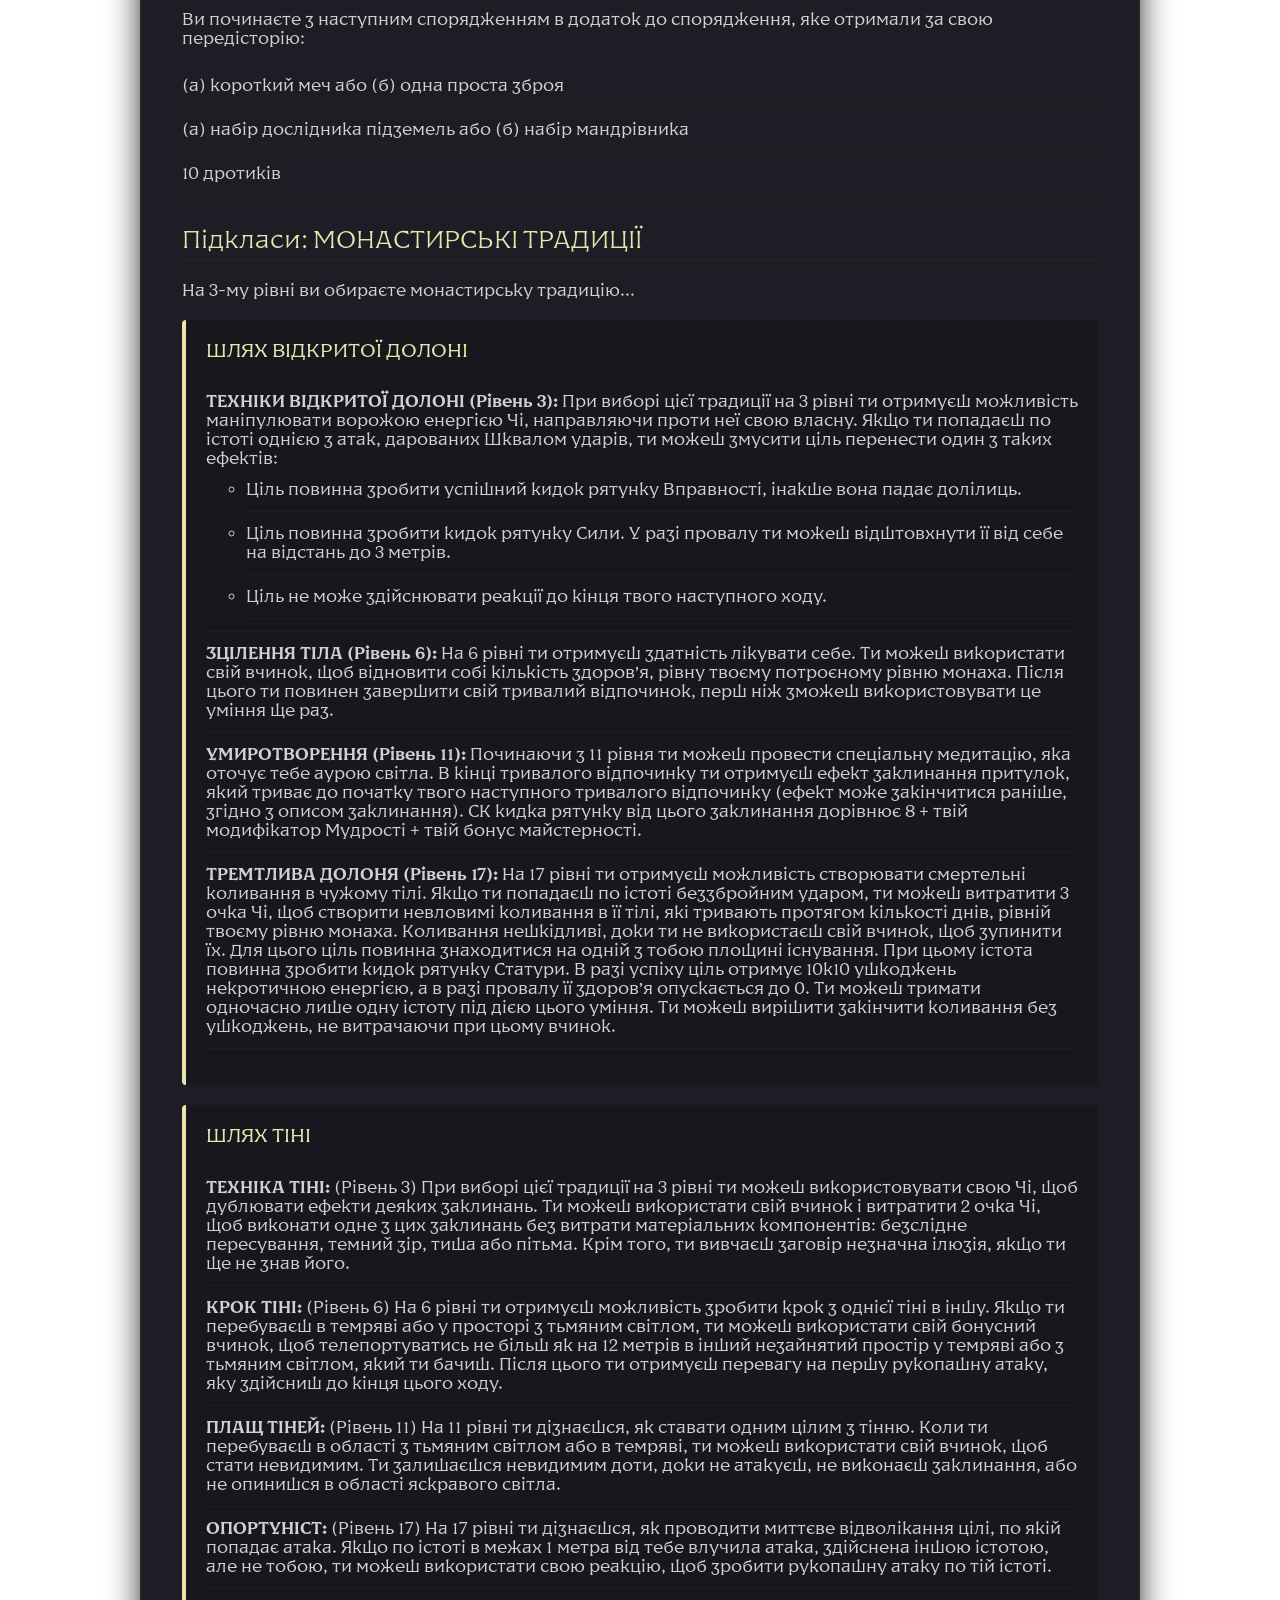
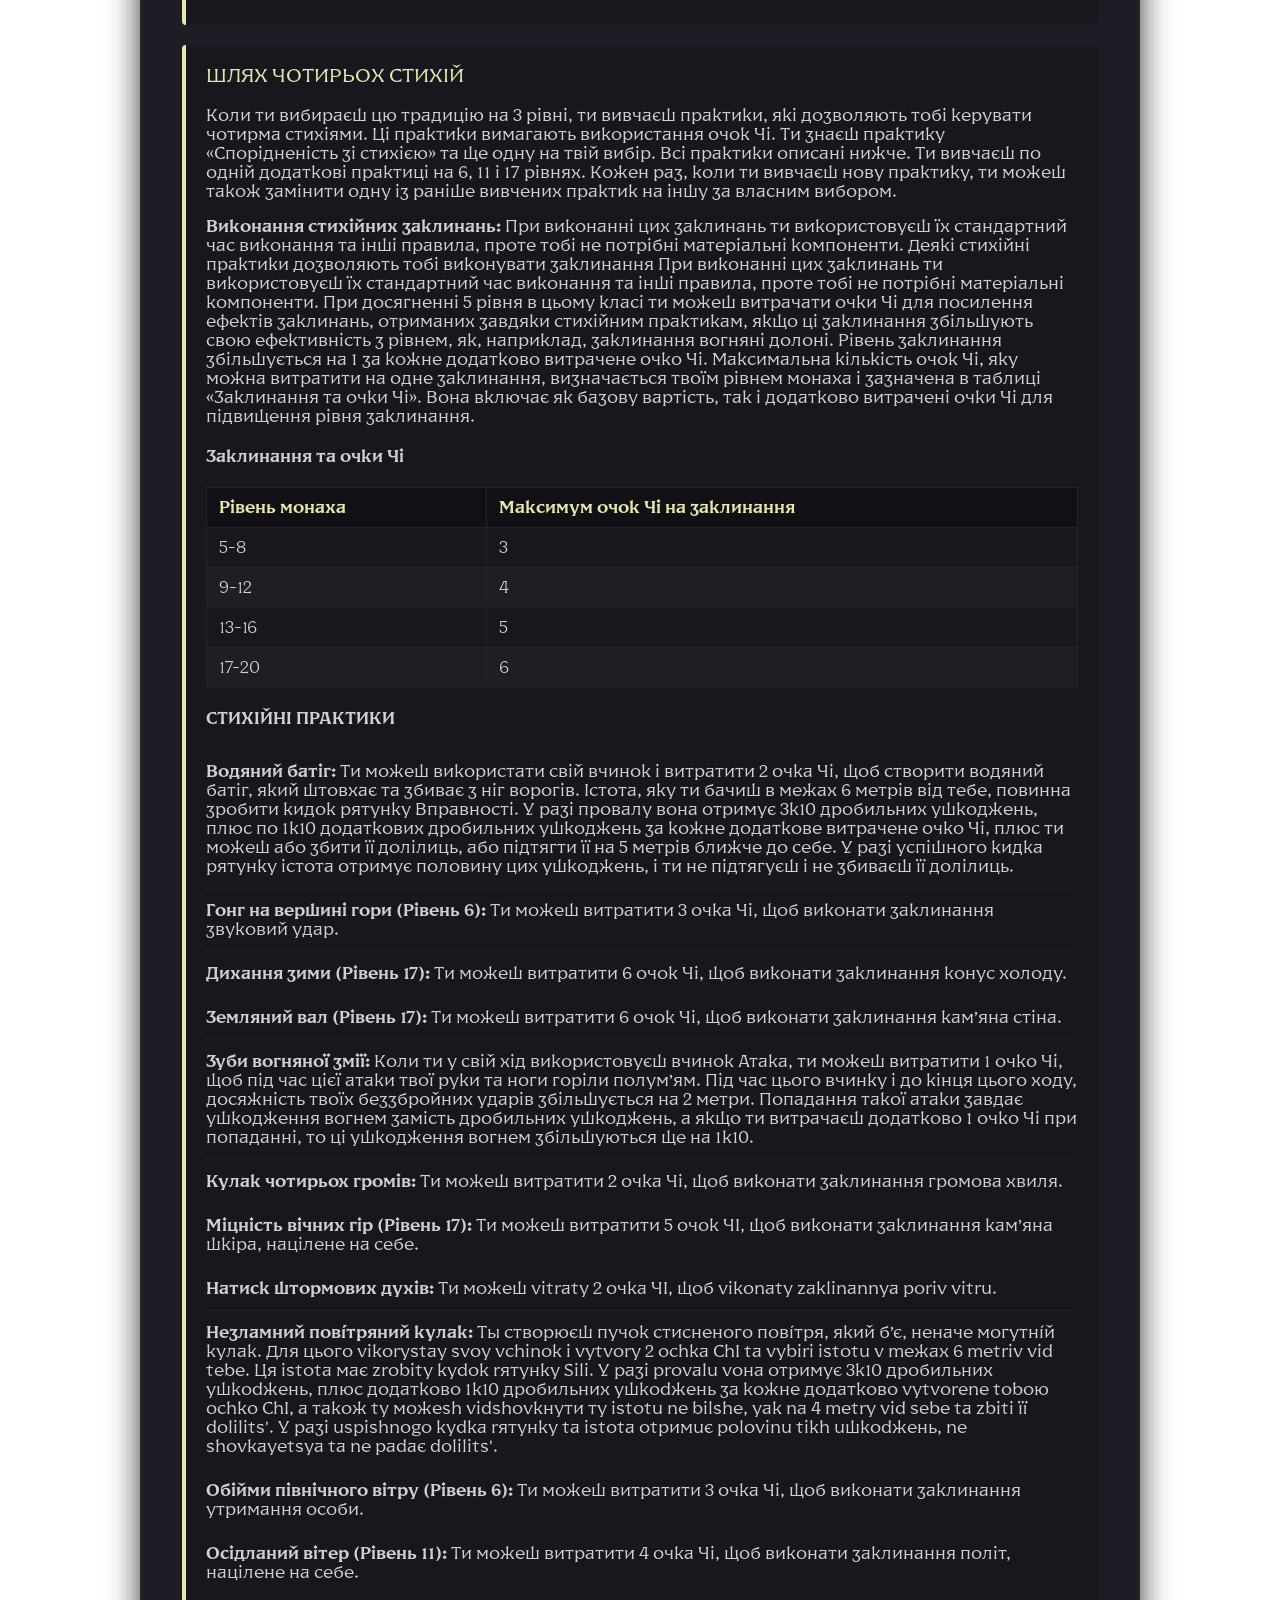
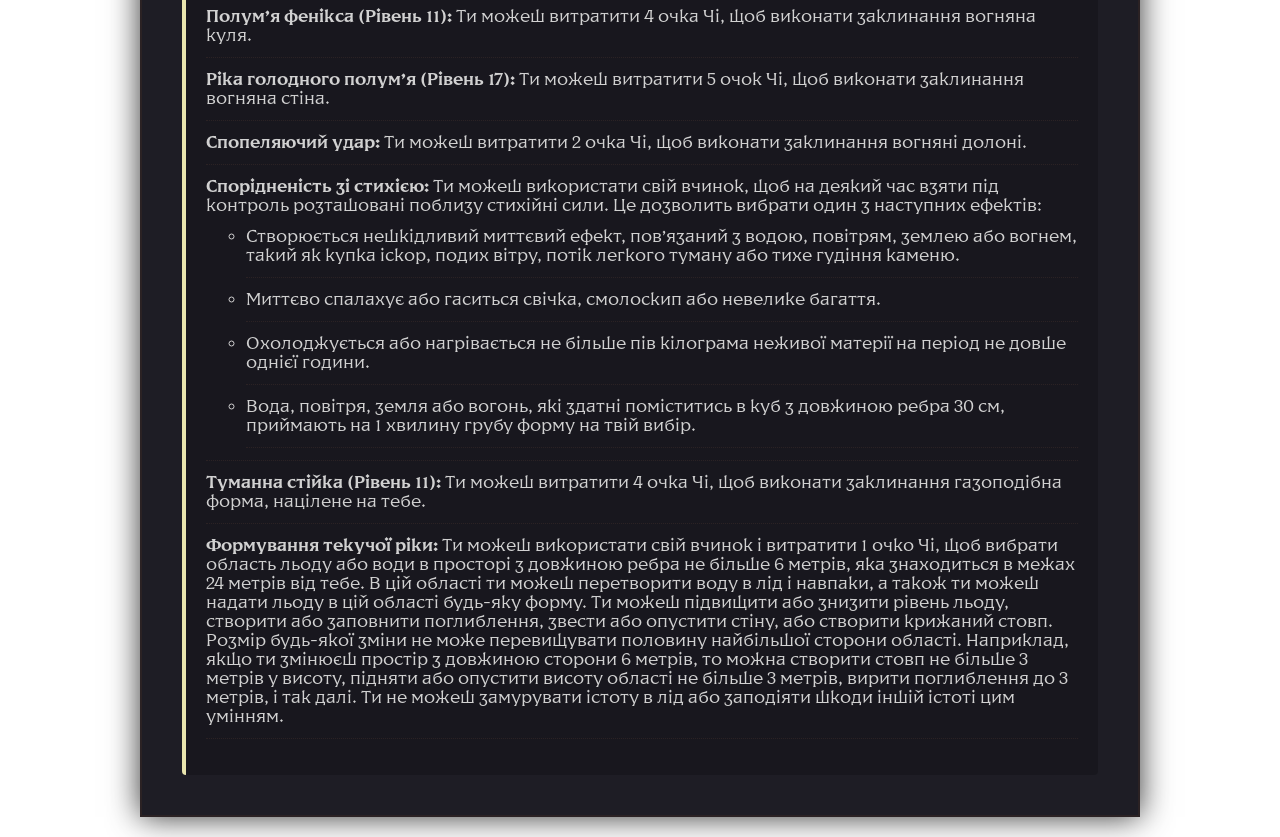
<file: docs/wiki/classes/monk.html>
<!DOCTYPE html>
<html lang="uk">
<head>
    <meta charset="UTF-8">
    <meta name="viewport" content="width=device-width, initial-scale=1.0">
    <title>Монах | D&D Довідник</title>
    <link rel="stylesheet" href="..\..\css\class-style.css"> 
</head>
<body>

    <div class="scroll">
        <a href="../../index.html" class="back-link">← Назад до Класів</a>

        <header class="class-header">
            <h1>Монах</h1>
            <p class="epic-quote">"Я бачив хитрих людей, але ще ніхто не перехитрив мій кулак"</p>
        </header>

        <section class="class-section">
            <div class="table-responsive">
                <table class="dnd-table">
                    <thead>
                        <tr>
                            <th>Рівень</th>
                            <th>Бонус Майстерності</th>
                            <th>Особливості</th>
                            <th>Бойові мистецтва</th>
                            <th>Очки Чі</th>
                            <th>Рух без обладунків</th>
                        </tr>
                    </thead>
                    <tbody>
                        <tr><td>1</td><td>+2</td><td>Захист без обладунків, Бойові мистецтва</td><td>1к4</td><td>-</td><td>-</td></tr>
                        <tr><td>2</td><td>+2</td><td>Рух без обладунків, Енергія Чі</td><td>1к4</td><td>2</td><td>+2 м</td></tr>
                        <tr><td>3</td><td>+2</td><td>Монастирська традиція, Відбиття снарядів</td><td>1к4</td><td>3</td><td>+2 м</td></tr>
                        <tr><td>4</td><td>+2</td><td>Підвищення характеристик, Уповільнене падіння</td><td>1к4</td><td>4</td><td>+2 м</td></tr>
                        <tr><td>5</td><td>+3</td><td>Додаткова атака, Приголомшуючий удар</td><td>1к6</td><td>5</td><td>+2 м</td></tr>
                        <tr><td>6</td><td>+3</td><td>Уміння монастирської традиції, Енергетичні удари</td><td>1к6</td><td>6</td><td>+3 м</td></tr>
                        <tr><td>7</td><td>+3</td><td>Спокій розуму, Ухиляння</td><td>1к6</td><td>7</td><td>+3 м</td></tr>
                        <tr><td>8</td><td>+3</td><td>Підвищення характеристик</td><td>1к6</td><td>8</td><td>+3 м</td></tr>
                        <tr><td>9</td><td>+4</td><td>Покращений рух без обладунків</td><td>1к6</td><td>9</td><td>+3 м</td></tr>
                        <tr><td>10</td><td>+4</td><td>Чистота тіла</td><td>1к6</td><td>10</td><td>+4 м</td></tr>
                        <tr><td>11</td><td>+4</td><td>Уміння монастирської традиції</td><td>1к8</td><td>11</td><td>+4 м</td></tr>
                        <tr><td>12</td><td>+4</td><td>Підвищення характеристик</td><td>1к8</td><td>12</td><td>+4 м</td></tr>
                        <tr><td>13</td><td>+5</td><td>Мова Сонця і Місяця</td><td>1к8</td><td>13</td><td>+4 м</td></tr>
                        <tr><td>14</td><td>+5</td><td>Діамантова душа</td><td>1к8</td><td>14</td><td>+5 м</td></tr>
                        <tr><td>15</td><td>+5</td><td>Безчасне тіло</td><td>1к8</td><td>15</td><td>+5 м</td></tr>
                        <tr><td>16</td><td>+5</td><td>Підвищення характеристик</td><td>1к8</td><td>16</td><td>+5 м</td></tr>
                        <tr><td>17</td><td>+6</td><td>Уміння монастирської традиції</td><td>1к10</td><td>17</td><td>+5 м</td></tr>
                        <tr><td>18</td><td>+6</td><td>Пусте тіло</td><td>1к10</td><td>18</td><td>+6 м</td></tr>
                        <tr><td>19</td><td>+6</td><td>Підвищення характеристик</td><td>1к10</td><td>19</td><td>+6 м</td></tr>
                        <tr><td>20</td><td>+6</td><td>Досконалість</td><td>1к10</td><td>20</td><td>6 м</td></tr>
                    </tbody>
                </table>
            </div>
        </section>

        <section class="class-section columns">
            <div class="column">
                <h2>Хіти (HP)</h2>
                <p><strong>Кістка хітів:</strong> 1к8 за кожен рівень монаха</p>
                <p><strong>Хіти на 1 рівні:</strong> 8 + ваш модифікатор Тілобудови (Статури)</p>
                <p><strong>Хіти на вищих рівнях:</strong> 1к8 (або 5) + ваш модифікатор Тілобудови за кожен рівень монаха після 1-го</p>
            </div>

            <div class="column">
                <h2>Володіння</h2>
                <p><strong>Обладунки:</strong> немає</p>
                <p><strong>Зброя:</strong> Проста зброя, короткі мечі</p>
                <p><strong>Інструменти:</strong> Вибери один ремісничий або один музичний інструмент</p>
                <p><strong>Рятівні кидки:</strong> Сила, Вправність</p>
                <p><strong>Навички:</strong> Вибери дві: Акробатика, Аналіз поведінки, Атлетика, Історія, Релігія, Скритність</p>
            </div>
        </section>

        <section class="class-section">
            <h2>Початкове спорядження</h2>
            <p>Ви починаєте з наступним спорядженням в додаток до спорядження, яке отримали за свою передісторію:</p>
            <ul class="wiki-list">
                <li>(а) короткий меч або (б) одна проста зброя</li>
                <li>(а) набір дослідника підземель або (б) набір мандрівника</li>
                <li>10 дротиків</li>
            </ul>
        </section>

        <section class="class-section subclasses">
            <h2>Підкласи: МОНАСТИРСЬКІ ТРАДИЦІЇ</h2>
            <p>На 3-му рівні ви обираєте монастирську традицію...</p>

            <div class="subclass-card">
                <h3>ШЛЯХ ВІДКРИТОЇ ДОЛОНІ</h3>
                <ul class="wiki-list">
                    <li>
                        <strong>ТЕХНІКИ ВІДКРИТОЇ ДОЛОНІ (Рівень 3):</strong> 
                        При виборі цієї традиції на 3 рівні ти отримуєш можливість маніпулювати ворожою енергією Чі, направляючи проти неї свою власну. Якщо ти попадаєш по істоті однією з атак, дарованих Шквалом ударів, ти можеш змусити ціль перенести один з таких ефектів: 
                        <ul>
                            <li>Ціль повинна зробити успішний кидок рятунку Вправності, інакше вона падає долілиць.</li>
                            <li>Ціль повинна зробити кидок рятунку Сили. У разі провалу ти можеш відштовхнути її від себе на відстань до 3 метрів.</li>
                            <li>Ціль не може здійснювати реакції до кінця твого наступного ходу.</li>
                        </ul>
                    </li>
                    <li>
                        <strong>ЗЦІЛЕННЯ ТІЛА (Рівень 6):</strong> 
                        На 6 рівні ти отримуєш здатність лікувати себе. Ти можеш використати свій вчинок, щоб відновити собі кількість здоров’я, рівну твоєму потроєному рівню монаха. Після цього ти повинен завершити свій тривалий відпочинок, перш ніж зможеш використовувати це уміння ще раз.
                    </li>
                    <li>
                        <strong>УМИРОТВОРЕННЯ (Рівень 11):</strong> 
                        Починаючи з 11 рівня ти можеш провести спеціальну медитацію, яка оточує тебе аурою світла. В кінці тривалого відпочинку ти отримуєш ефект заклинання притулок, який триває до початку твого наступного тривалого відпочинку (ефект може закінчитися раніше, згідно з описом заклинання). СК кидка рятунку від цього заклинання дорівнює 8 + твій модифікатор Мудрості + твій бонус майстерності.
                    </li>
                    <li>
                        <strong>ТРЕМТЛИВА ДОЛОНЯ (Рівень 17):</strong> 
                        На 17 рівні ти отримуєш можливість створювати смертельні коливання в чужому тілі. Якщо ти попадаєш по істоті беззбройним ударом, ти можеш витратити 3 очка Чі, щоб створити невловимі коливання в її тілі, які тривають протягом кількості днів, рівній твоєму рівню монаха. Коливання нешкідливі, доки ти не використаєш свій вчинок, щоб зупинити їх. Для цього ціль повинна знаходитися на одній з тобою площині існування. При цьому істота повинна зробити кидок рятунку Статури. В разі успіху ціль отримує 10к10 ушкоджень некротичною енергією, а в разі провалу її здоров’я опускається до 0. Ти можеш тримати одночасно лише одну істоту під дією цього уміння. Ти можеш вирішити закінчити коливання без ушкоджень, не витрачаючи при цьому вчинок.
                    </li>
                </ul>
            </div>

            <div class="subclass-card">
                <h3>ШЛЯХ ТІНІ</h3>
                <ul class="wiki-list">
                    <li>
                        <strong>ТЕХНІКА ТІНІ: </strong> <span>(Рівень 3)</span>
                        При виборі цієї традиції на 3 рівні ти можеш використовувати свою Чі, щоб дублювати ефекти деяких заклинань. Ти можеш використати свій вчинок і витратити 2 очка Чі, щоб виконати одне з цих заклинань без витрати матеріальних компонентів: безслідне пересування, темний зір, тиша або пітьма. Крім того, ти вивчаєш заговір незначна ілюзія, якщо ти ще не знав його.
                    </li>
                    <li>
                        <strong>КРОК ТІНІ: </strong> <span>(Рівень 6)</span>
                        На 6 рівні ти отримуєш можливість зробити крок з однієї тіні в іншу. Якщо ти перебуваєш в темряві або у просторі з тьмяним світлом, ти можеш використати свій бонусний вчинок, щоб телепортуватись не більш як на 12 метрів в інший незайнятий простір у темряві або з тьмяним світлом, який ти бачиш. Після цього ти отримуєш перевагу на першу рукопашну атаку, яку здійсниш до кінця цього ходу.
                    </li>
                    <li>
                        <strong>ПЛАЩ ТІНЕЙ: </strong> <span>(Рівень 11)</span>
                        На 11 рівні ти дізнаєшся, як ставати одним цілим з тінню. Коли ти перебуваєш в області з тьмяним світлом або в темряві, ти можеш використати свій вчинок, щоб стати невидимим. Ти залишаєшся невидимим доти, доки не атакуєш, не виконаєш заклинання, або не опинишся в області яскравого світла.
                    </li>
                    <li>
                        <strong>ОПОРТУНІСТ: </strong> <span>(Рівень 17)</span>
                        На 17 рівні ти дізнаєшся, як проводити миттєве відволікання цілі, по якій попадає атака. Якщо по істоті в межах 1 метра від тебе влучила атака, здійснена іншою істотою, але не тобою, ти можеш використати свою реакцію, щоб зробити рукопашну атаку по тій істоті.
                    </li>
                </ul>
            </div>

            <div class="subclass-card">
                <h3>ШЛЯХ ЧОТИРЬОХ СТИХІЙ</h3>
                <p>Коли ти вибираєш цю традицію на 3 рівні, ти вивчаєш практики, які дозволяють тобі керувати чотирма стихіями. Ці практики вимагають використання очок Чі. Ти знаєш практику «Спорідненість зі стихією» та ще одну на твій вибір. Всі практики описані нижче. Ти вивчаєш по одній додаткові практиці на 6, 11 і 17 рівнях. Кожен раз, коли ти вивчаєш нову практику, ти можеш також замінити одну із раніше вивчених практик на іншу за власним вибором.</p>
                
                <p><strong>Виконання стихійних заклинань:</strong> При виконанні цих заклинань ти використовуєш їх стандартний час виконання та інші правила, проте тобі не потрібні матеріальні компоненти. Деякі стихійні практики дозволяють тобі виконувати заклинання При виконанні цих заклинань ти використовуєш їх стандартний час виконання та інші правила, проте тобі не потрібні матеріальні компоненти. При досягненні 5 рівня в цьому класі ти можеш витрачати очки Чі для посилення ефектів заклинань, отриманих завдяки стихійним практикам, якщо ці заклинання збільшують свою ефективність з рівнем, як, наприклад, заклинання вогняні долоні. Рівень заклинання збільшується на 1 за кожне додатково витрачене очко Чі. Максимальна кількість очок Чі, яку можна витратити на одне заклинання, визначається твоїм рівнем монаха і зазначена в таблиці «Заклинання та очки Чі». Вона включає як базову вартість, так і додатково витрачені очки Чі для підвищення рівня заклинання.</p>

                <h4>Заклинання та очки Чі</h4>
                <table class="dnd-table">
                    <thead>
                        <tr>
                            <th>Рівень монаха</th>
                            <th>Максимум очок Чі на заклинання</th>
                        </tr>
                    </thead>
                    <tbody>
                        <tr><td>5-8</td><td>3</td></tr>
                        <tr><td>9-12</td><td>4</td></tr>
                        <tr><td>13-16</td><td>5</td></tr>
                        <tr><td>17-20</td><td>6</td></tr>
                    </tbody>
                </table>

                <h4>СТИХІЙНІ ПРАКТИКИ</h4>
                <ul class="wiki-list">
                    <li><strong>Водяний батіг:</strong> Ти можеш використати свій вчинок і витратити 2 очка Чі, щоб створити водяний батіг, який штовхає та збиває з ніг ворогів. Істота, яку ти бачиш в межах 6 метрів від тебе, повинна зробити кидок рятунку Вправності. У разі провалу вона отримує 3к10 дробильних ушкоджень, плюс по 1к10 додаткових дробильних ушкоджень за кожне додаткове витрачене очко Чі, плюс ти можеш або збити її долілиць, або підтягти її на 5 метрів ближче до себе. У разі успішного кидка рятунку істота отримує половину цих ушкоджень, і ти не підтягуєш і не збиваєш її долілиць.</li>
                    <li><strong>Гонг на вершині гори <span>(Рівень 6)</span>:</strong> Ти можеш витратити 3 очка Чі, щоб виконати заклинання звуковий удар.</li>
                    <li><strong>Дихання зими <span>(Рівень 17)</span>:</strong> Ти можеш витратити 6 очок Чі, щоб виконати заклинання конус холоду.</li>
                    <li><strong>Земляний вал <span>(Рівень 17)</span>:</strong> Ти можеш витратити 6 очок Чі, щоб виконати заклинання кам’яна стіна.</li>
                    <li><strong>Зуби вогняної змії:</strong> Коли ти у свій хід використовуєш вчинок Атака, ти можеш витратити 1 очко Чі, щоб під час цієї атаки твої руки та ноги горіли полум’ям. Під час цього вчинку і до кінця цього ходу, досяжність твоїх беззбройних ударів збільшується на 2 метри. Попадання такої атаки завдає ушкодження вогнем замість дробильних ушкоджень, а якщо ти витрачаєш додатково 1 очко Чі при попаданні, то ці ушкодження вогнем збільшуються ще на 1к10.</li>
                    <li><strong>Кулак чотирьох громів:</strong> Ти можеш витратити 2 очка Чі, щоб виконати заклинання громова хвиля.</li>
                    <li><strong>Міцність вічних гір <span>(Рівень 17)</span>:</strong> Ти можеш витратити 5 очок ЧІ, щоб виконати заклинання кам’яна шкіра, націлене на себе.</li>
                    <li><strong>Натиск штормових духів:</strong> Ти можеш vitraty 2 очка ЧІ, щоб vikonaty zaklinannya poriv vitru.</li>
                    <li><strong>Незламний повíтряний кулак:</strong> Ты створюєш пучок стисненого повíтря, який б’є, неначе могутнíй кулак. Для цього vikorystay svoy vchinok i vytvory 2 ochka ChІ ta vybiri istotu v mежах 6 metriv vid tebe. Ця istota має zrobity kydok rятунку Sili. У разi provalu vона отримує 3к10 дробильних ушкodжень, плюс додатково 1к10 дробильних ушkodжень за кожне додатковo vytvorenе toboю ochko ChІ, а також ty можesh vidshovkнути ту istotu ne bilshe, yak na 4 metry vid sebe ta zbiti її dolilits'. У разi uspishnogo kydka rятунку ta istota otримuє polovinu tikh uшkodжень, ne shovkayetsya ta ne padає dolilits'.
                    <li><strong>Обійми північного вітру <span>(Рівень 6)</span>:</strong> Ти можеш витратити 3 очка Чі, щоб виконати заклинання утримання особи.</li>
                    <li><strong>Осідланий вітер <span>(Рівень 11)</span>:</strong> Ти можеш витратити 4 очка Чі, щоб виконати заклинання політ, націлене на себе.</li>
                    <li><strong>Полум’я фенікса <span>(Рівень 11)</span>:</strong> Ти можеш витратити 4 очка Чі, щоб виконати заклинання вогняна куля.</li>
                    <li><strong>Ріка голодного полум’я <span>(Рівень 17)</span>:</strong> Ти можеш витратити 5 очок Чі, щоб виконати заклинання вогняна стіна.</li>
                    <li><strong>Спопеляючий удар:</strong> Ти можеш витратити 2 очка Чі, щоб виконати заклинання вогняні долоні.</li>
                    <li><strong>Спорідненість зі стихією:</strong> Ти можеш використати свій вчинок, щоб на деякий час взяти під контроль розташовані поблизу стихійні сили. Це дозволить вибрати один з наступних ефектів:
                        <ul>
                            <li>Створюється нешкідливий миттєвий ефект, пов’язаний з водою, повітрям, землею або вогнем, такий як купка іскор, подих вітру, потік легкого туману або тихе гудіння каменю.</li>
                            <li>Миттєво спалахує або гаситься свічка, смолоскип або невелике багаття.</li>
                            <li>Охолоджується або нагрівається не більше пів кілограма неживої матерії на період не довше однієї години.</li>
                            <li>Вода, повітря, земля або вогонь, які здатні поміститись в куб з довжиною ребра 30 см, приймають на 1 хвилину грубу форму на твій вибір.</li>
                        </ul>
                    </li>
                    <li><strong>Туманна стійка <span>(Рівень 11)</span>:</strong> Ти можеш витратити 4 очка Чі, щоб виконати заклинання газоподібна форма, націлене на тебе.</li>
                    <li><strong>Формування текучої ріки:</strong> Ти можеш використати свій вчинок і витратити 1 очко Чі, щоб вибрати область льоду або води в просторі з довжиною ребра не більше 6 метрів, яка знаходиться в межах 24 метрів від тебе. В цій області ти можеш перетворити воду в лід і навпаки, а також ти можеш надати льоду в цій області будь-яку форму. Ти можеш підвищити або знизити рівень льоду, створити або заповнити поглиблення, звести або опустити стіну, або створити крижаний стовп. Розмір будь-якої зміни не може перевищувати половину найбільшої сторони області. Наприклад, якщо ти змінюєш простір з довжиною сторони 6 метрів, то можна створити стовп не більше 3 метрів у висоту, підняти або опустити висоту області не більше 3 метрів, вирити поглиблення до 3 метрів, і так далі. Ти не можеш замурувати істоту в лід або заподіяти шкоди іншій істоті цим умінням.</li>
                </ul>
            </div>
        </section>

    </div>
</body>
</html>
</file>
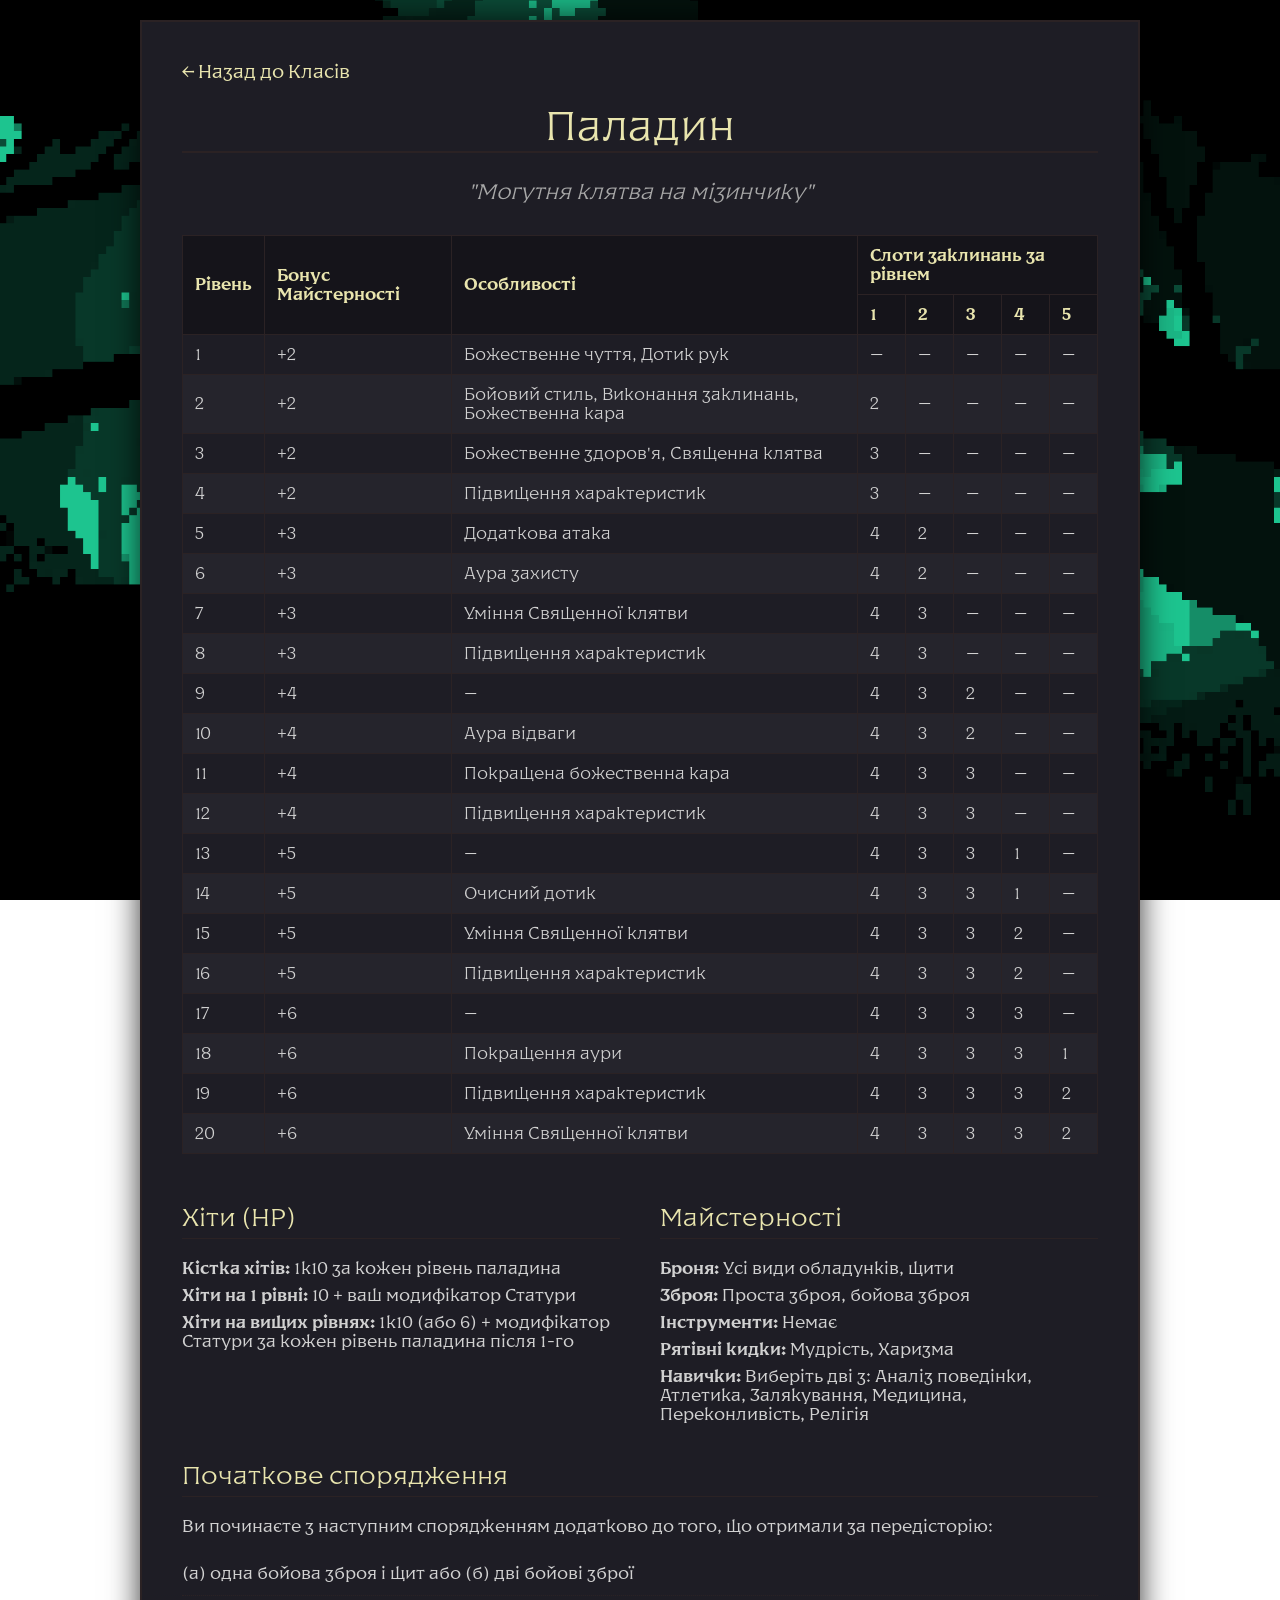
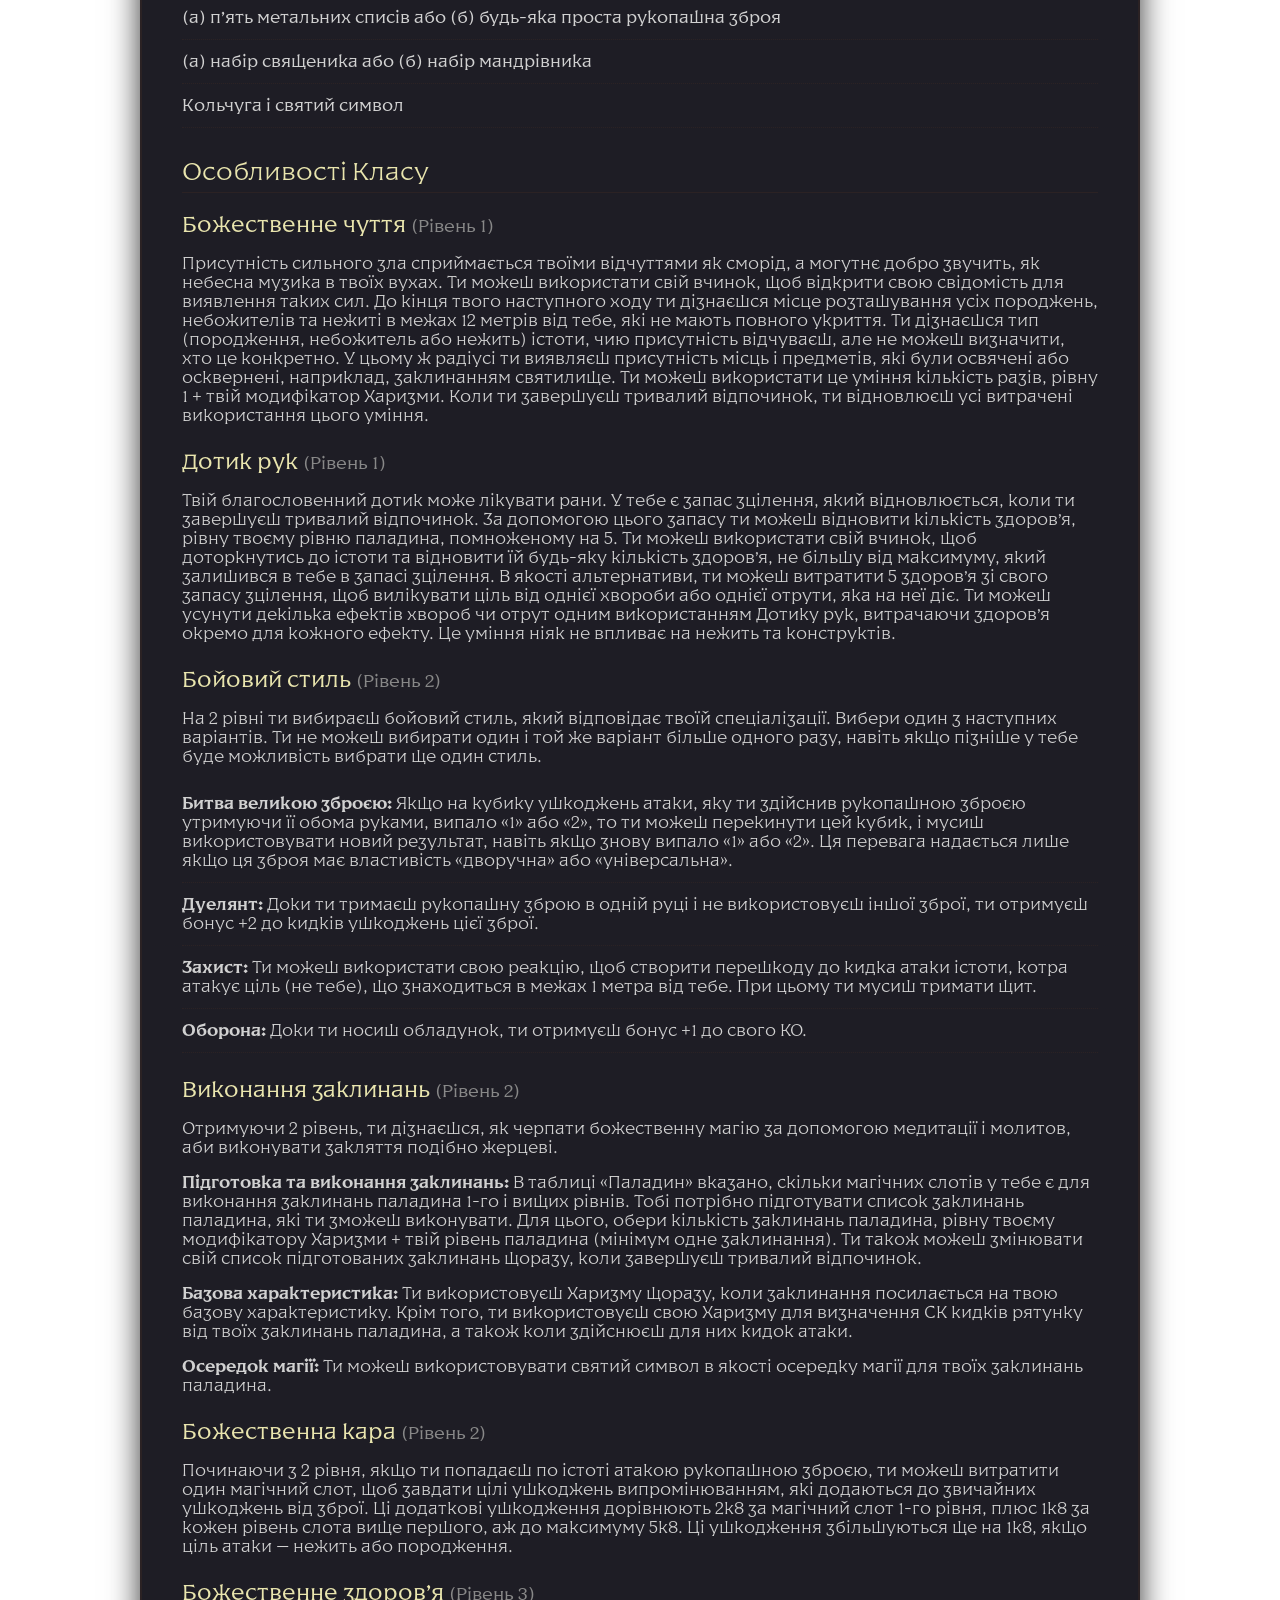
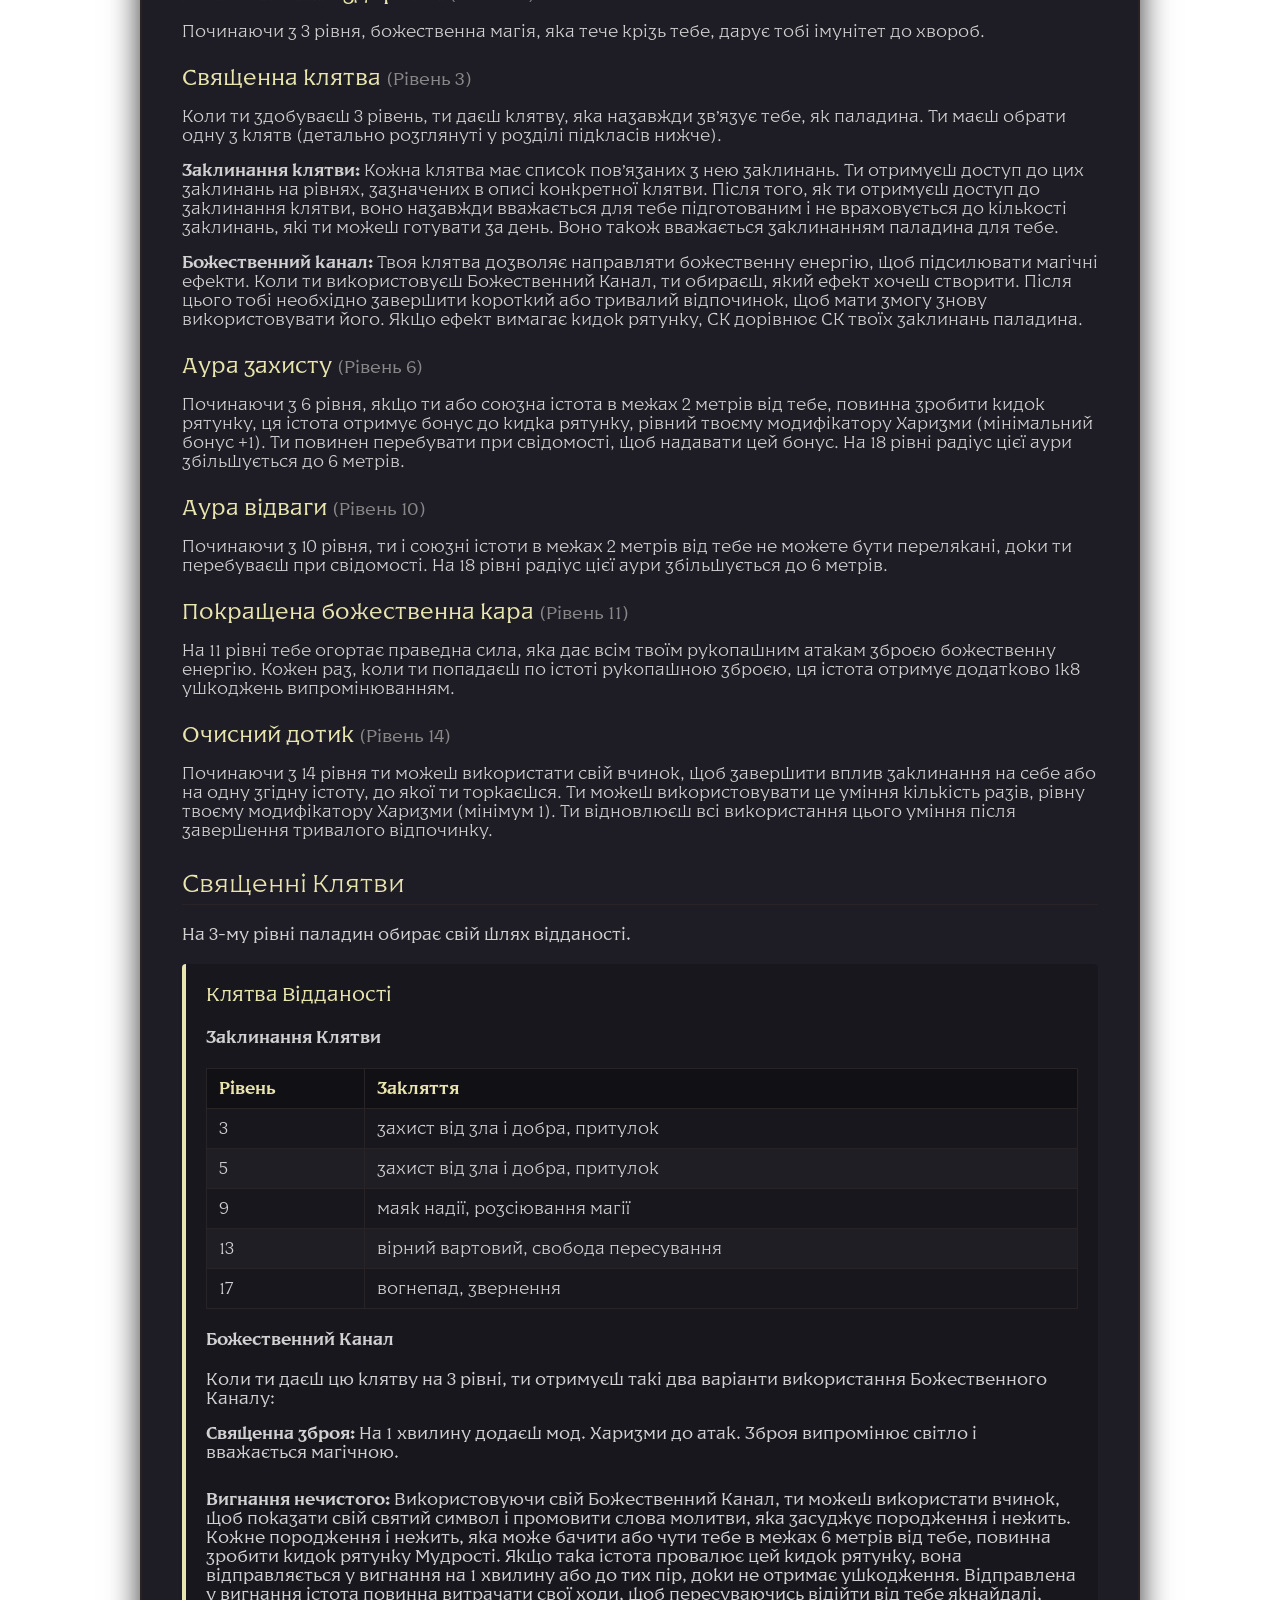
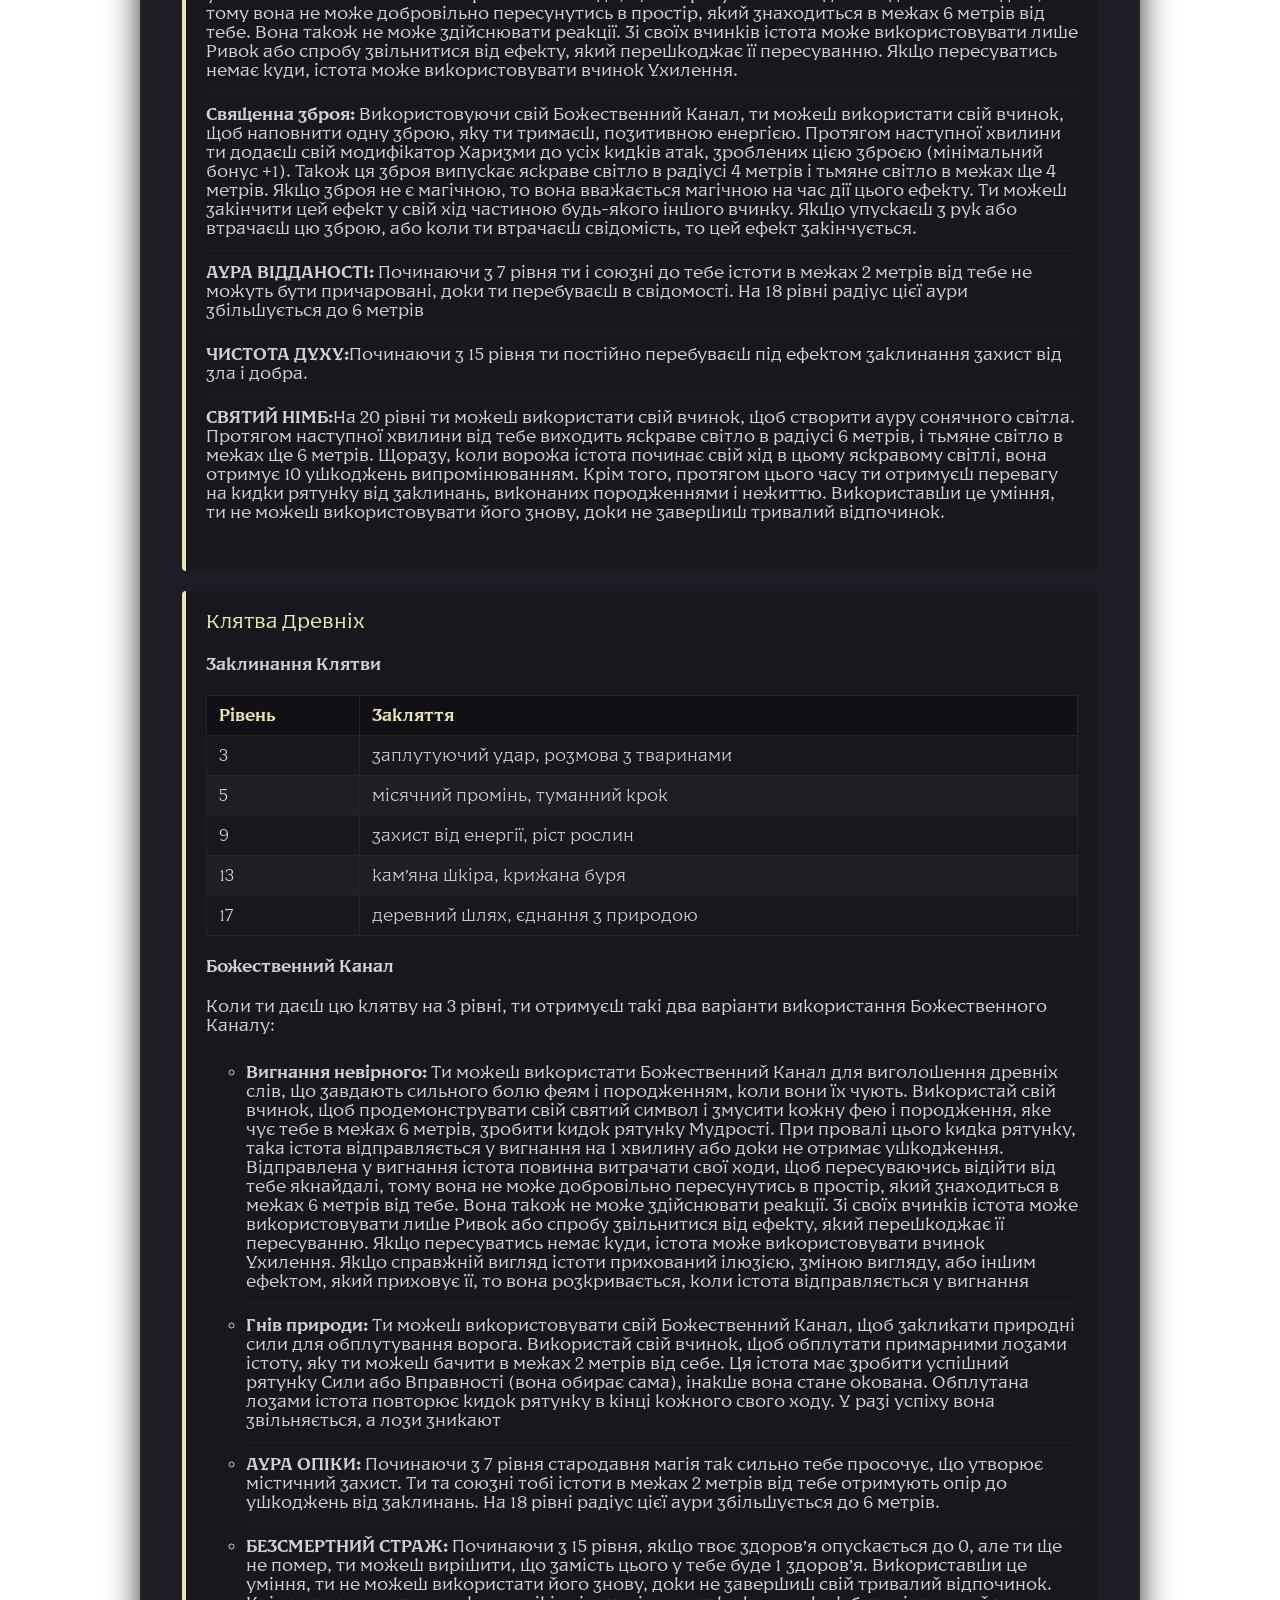
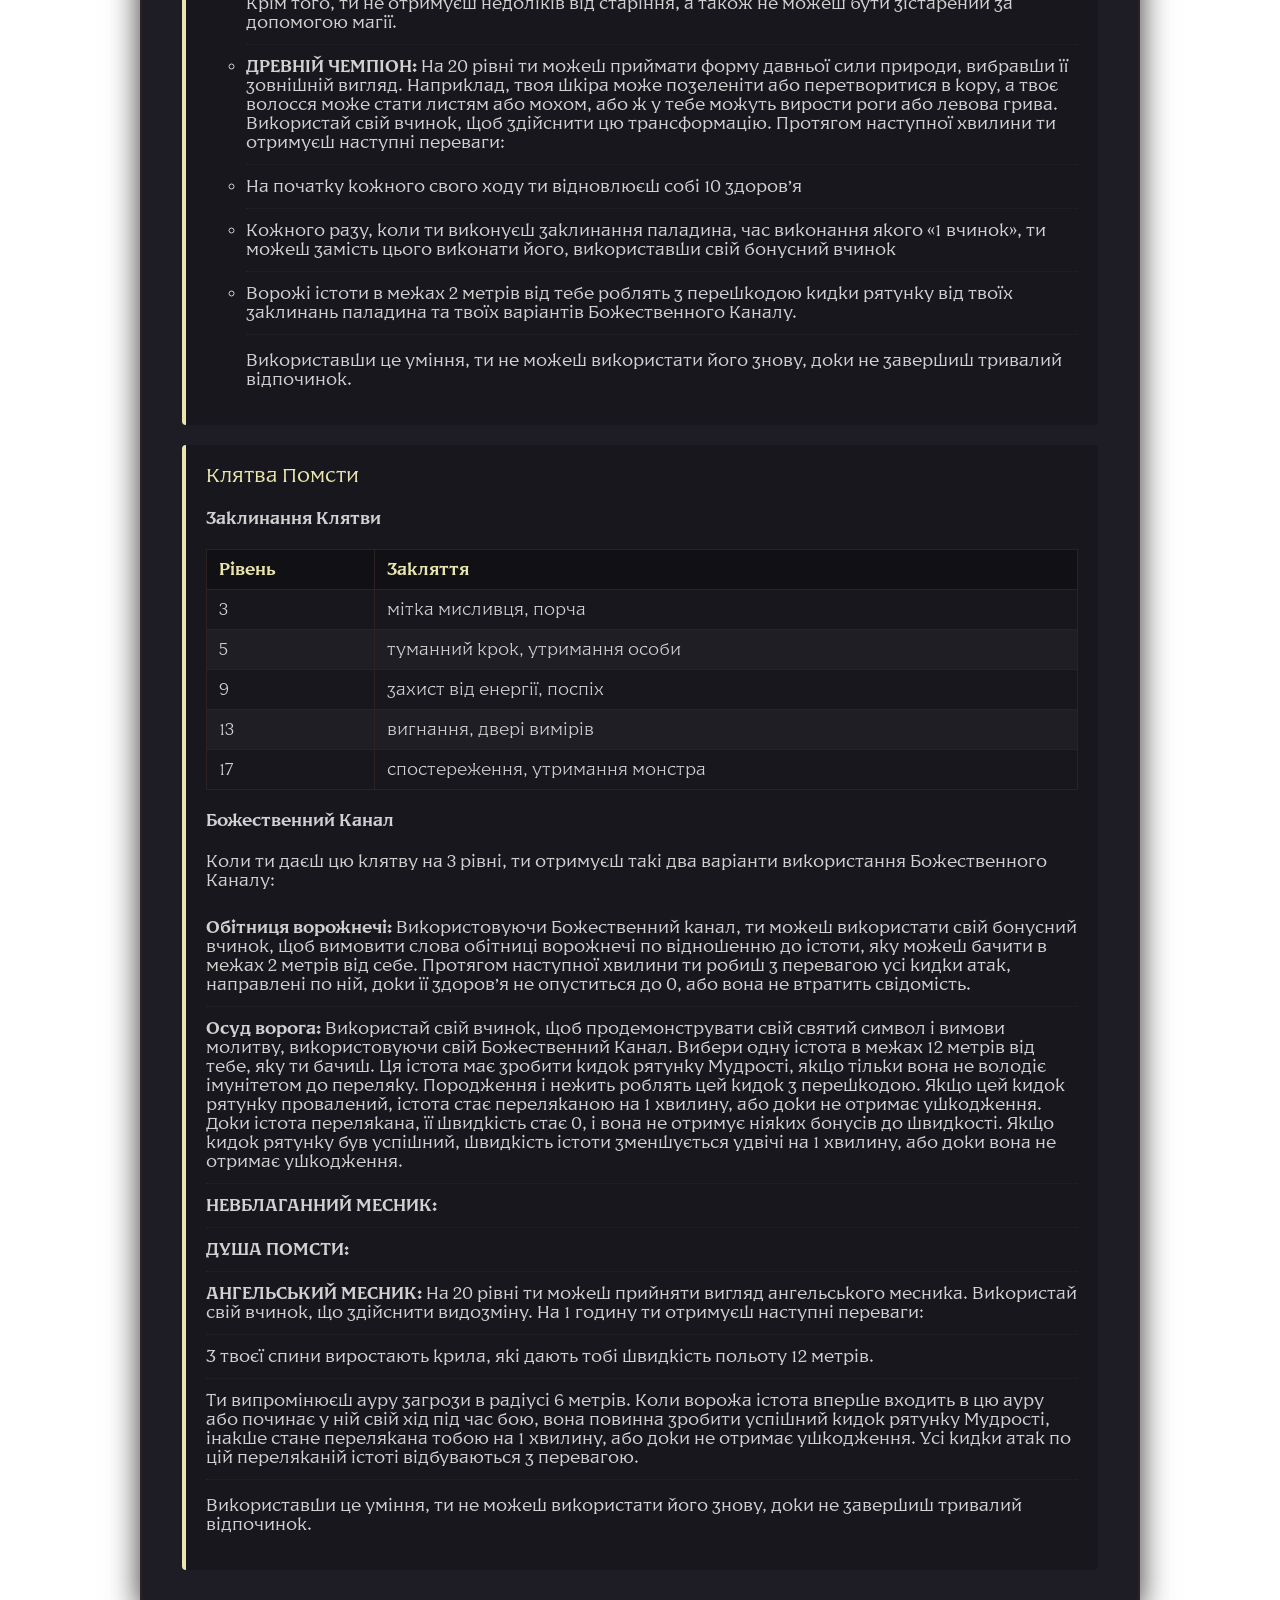
<file: docs/wiki/classes/paladin.html>
<!DOCTYPE html>
<html lang="uk">
<head>
    <meta charset="UTF-8">
    <meta name="viewport" content="width=device-width, initial-scale=1.0">
    <title>Паладин | D&D Довідник</title>
    <link rel="stylesheet" href="../../css/class-style.css"> 
</head>
<body>

    <div class="scroll">
        <a href="../../index.html" class="back-link">← Назад до Класів</a>

        <header class="class-header">
            <h1>Паладин</h1>
            <p class="epic-quote">"Могутня клятва на мізинчику"</p>
        </header>

        <section class="class-section">
            <div class="table-responsive">
                <table class="dnd-table">
                    <thead>
                        <tr>
                            <th rowspan="2">Рівень</th>
                            <th rowspan="2">Бонус Майстерності</th>
                            <th rowspan="2">Особливості</th>
                            <th colspan="5">Слоти заклинань за рівнем</th>
                        </tr>
                        <tr>
                            <th>1</th>
                            <th>2</th>
                            <th>3</th>
                            <th>4</th>
                            <th>5</th>
                        </tr>
                    </thead>
                    <tbody>
                        <tr><td>1</td><td>+2</td><td>Божественне чуття, Дотик рук</td><td>—</td><td>—</td><td>—</td><td>—</td><td>—</td></tr>
                        <tr><td>2</td><td>+2</td><td>Бойовий стиль, Виконання заклинань, Божественна кара</td><td>2</td><td>—</td><td>—</td><td>—</td><td>—</td></tr>
                        <tr><td>3</td><td>+2</td><td>Божественне здоров'я, Священна клятва</td><td>3</td><td>—</td><td>—</td><td>—</td><td>—</td></tr>
                        <tr><td>4</td><td>+2</td><td>Підвищення характеристик</td><td>3</td><td>—</td><td>—</td><td>—</td><td>—</td></tr>
                        <tr><td>5</td><td>+3</td><td>Додаткова атака</td><td>4</td><td>2</td><td>—</td><td>—</td><td>—</td></tr>
                        <tr><td>6</td><td>+3</td><td>Аура захисту</td><td>4</td><td>2</td><td>—</td><td>—</td><td>—</td></tr>
                        <tr><td>7</td><td>+3</td><td>Уміння Священної клятви</td><td>4</td><td>3</td><td>—</td><td>—</td><td>—</td></tr>
                        <tr><td>8</td><td>+3</td><td>Підвищення характеристик</td><td>4</td><td>3</td><td>—</td><td>—</td><td>—</td></tr>
                        <tr><td>9</td><td>+4</td><td>—</td><td>4</td><td>3</td><td>2</td><td>—</td><td>—</td></tr>
                        <tr><td>10</td><td>+4</td><td>Аура відваги</td><td>4</td><td>3</td><td>2</td><td>—</td><td>—</td></tr>
                        <tr><td>11</td><td>+4</td><td>Покращена божественна кара</td><td>4</td><td>3</td><td>3</td><td>—</td><td>—</td></tr>
                        <tr><td>12</td><td>+4</td><td>Підвищення характеристик</td><td>4</td><td>3</td><td>3</td><td>—</td><td>—</td></tr>
                        <tr><td>13</td><td>+5</td><td>—</td><td>4</td><td>3</td><td>3</td><td>1</td><td>—</td></tr>
                        <tr><td>14</td><td>+5</td><td>Очисний дотик</td><td>4</td><td>3</td><td>3</td><td>1</td><td>—</td></tr>
                        <tr><td>15</td><td>+5</td><td>Уміння Священної клятви</td><td>4</td><td>3</td><td>3</td><td>2</td><td>—</td></tr>
                        <tr><td>16</td><td>+5</td><td>Підвищення характеристик</td><td>4</td><td>3</td><td>3</td><td>2</td><td>—</td></tr>
                        <tr><td>17</td><td>+6</td><td>—</td><td>4</td><td>3</td><td>3</td><td>3</td><td>—</td></tr>
                        <tr><td>18</td><td>+6</td><td>Покращення аури</td><td>4</td><td>3</td><td>3</td><td>3</td><td>1</td></tr>
                        <tr><td>19</td><td>+6</td><td>Підвищення характеристик</td><td>4</td><td>3</td><td>3</td><td>3</td><td>2</td></tr>
                        <tr><td>20</td><td>+6</td><td>Уміння Священної клятви</td><td>4</td><td>3</td><td>3</td><td>3</td><td>2</td></tr>
                    </tbody>
                </table>
            </div>
        </section>

        <section class="class-section columns">
            <div class="column">
                <h2>Хіти (HP)</h2>
                <p><strong>Кістка хітів:</strong> 1к10 за кожен рівень паладина</p>
                <p><strong>Хіти на 1 рівні:</strong> 10 + ваш модифікатор Статури</p>
                <p><strong>Хіти на вищих рівнях:</strong> 1к10 (або 6) + модифікатор Статури за кожен рівень паладина після 1-го</p>
            </div>

            <div class="column">
                <h2>Майстерності</h2>
                <p><strong>Броня:</strong> Усі види обладунків, щити</p>
                <p><strong>Зброя:</strong> Проста зброя, бойова зброя</p>
                <p><strong>Інструменти:</strong> Немає</p>
                <p><strong>Рятівні кидки:</strong> Мудрість, Харизма</p>
                <p><strong>Навички:</strong> Виберіть дві з: Аналіз поведінки, Атлетика, Залякування, Медицина, Переконливість, Релігія</p>
            </div>
        </section>

        <section class="class-section">
            <h2>Початкове спорядження</h2>
            <p>Ви починаєте з наступним спорядженням додатково до того, що отримали за передісторію:</p>
            <ul class="wiki-list">
                <li>(а) одна бойова зброя і щит або (б) дві бойові зброї</li>
                <li>(а) п’ять метальних списів або (б) будь-яка проста рукопашна зброя</li>
                <li>(а) набір священика або (б) набір мандрівника</li>
                <li>Кольчуга і святий символ</li>
            </ul>
        </section>

        <section class="class-section features">
            <h2>Особливості Класу</h2>
            
            <div class="feature-item">
                <h3>Божественне чуття <span>(Рівень 1)</span></h3>
                <p>Присутність сильного зла сприймається твоїми відчуттями як сморід, а могутнє добро звучить, як небесна музика в твоїх вухах. Ти можеш використати свій вчинок, щоб відкрити свою свідомість для виявлення таких сил. До кінця твого наступного ходу ти дізнаєшся місце розташування усіх породжень, небожителів та нежиті в межах 12 метрів від тебе, які не мають повного укриття. Ти дізнаєшся тип (породження, небожитель або нежить) істоти, чию присутність відчуваєш, але не можеш визначити, хто це конкретно. У цьому ж радіусі ти виявляєш присутність місць і предметів, які були освячені або осквернені, наприклад, заклинанням святилище. Ти можеш використати це уміння кількість разів, рівну 1 + твій модифікатор Харизми. Коли ти завершуєш тривалий відпочинок, ти відновлюєш усі витрачені використання цього уміння.</p>
            </div>

            <div class="feature-item">
                <h3>Дотик рук <span>(Рівень 1)</span></h3>
                <p>Твій благословенний дотик може лікувати рани. У тебе є запас зцілення, який відновлюється, коли ти завершуєш тривалий відпочинок. За допомогою цього запасу ти можеш відновити кількість здоров’я, рівну твоєму рівню паладина, помноженому на 5. Ти можеш використати свій вчинок, щоб доторкнутись до істоти та відновити їй будь-яку кількість здоров’я, не більшу від максимуму, який залишився в тебе в запасі зцілення. В якості альтернативи, ти можеш витратити 5 здоров’я зі свого запасу зцілення, щоб вилікувати ціль від однієї хвороби або однієї отрути, яка на неї діє. Ти можеш усунути декілька ефектів хвороб чи отрут одним використанням Дотику рук, витрачаючи здоров’я окремо для кожного ефекту. Це уміння ніяк не впливає на нежить та конструктів.</p>
            </div>

            <div class="feature-item">
                <h3>Бойовий стиль <span>(Рівень 2)</span></h3>
                <p>На 2 рівні ти вибираєш бойовий стиль, який відповідає твоїй спеціалізації. Вибери один з наступних варіантів. Ти не можеш вибирати один і той же варіант більше одного разу, навіть якщо пізніше у тебе буде можливість вибрати ще один стиль.</p>
                <ul class="wiki-list">
                    <li><strong>Битва великою зброєю:</strong> Якщо на кубику ушкоджень атаки, яку ти здійснив рукопашною зброєю утримуючи її обома руками, випало «1» або «2», то ти можеш перекинути цей кубик, і мусиш використовувати новий результат, навіть якщо знову випало «1» або «2». Ця перевага надається лише якщо ця зброя має властивість «дворучна» або «універсальна».</li>
                    <li><strong>Дуелянт:</strong> Доки ти тримаєш рукопашну зброю в одній руці і не використовуєш іншої зброї, ти отримуєш бонус +2 до кидків ушкоджень цієї зброї.</li>
                    <li><strong>Захист:</strong> Ти можеш використати свою реакцію, щоб створити перешкоду до кидка атаки істоти, котра атакує ціль (не тебе), що знаходиться в межах 1 метра від тебе. При цьому ти мусиш тримати щит.</li>
                    <li><strong>Оборона:</strong> Доки ти носиш обладунок, ти отримуєш бонус +1 до свого КО.</li>
                </ul>
            </div>

            <div class="feature-item">
                <h3>Виконання заклинань <span>(Рівень 2)</span></h3>
                <p>Отримуючи 2 рівень, ти дізнаєшся, як черпати божественну магію за допомогою медитації і молитов, аби виконувати закляття подібно жерцеві.</p>
                <p><strong>Підготовка та виконання заклинань:</strong> В таблиці «Паладин» вказано, скільки магічних слотів у тебе є для виконання заклинань паладина 1-го і вищих рівнів. Тобі потрібно підготувати список заклинань паладина, які ти зможеш виконувати. Для цього, обери кількість заклинань паладина, рівну твоєму модифікатору Харизми + твій рівень паладина (мінімум одне заклинання). Ти також можеш змінювати свій список підготованих заклинань щоразу, коли завершуєш тривалий відпочинок.</p>
                <p><strong>Базова характеристика:</strong> Ти використовуєш Харизму щоразу, коли заклинання посилається на твою базову характеристику. Крім того, ти використовуєш свою Харизму для визначення СК кидків рятунку від твоїх заклинань паладина, а також коли здійснюєш для них кидок атаки.</p>
                <p><strong>Осередок магії:</strong> Ти можеш використовувати святий символ в якості осередку магії для твоїх заклинань паладина.</p>
            </div>

            <div class="feature-item">
                <h3>Божественна кара <span>(Рівень 2)</span></h3>
                <p>Починаючи з 2 рівня, якщо ти попадаєш по істоті атакою рукопашною зброєю, ти можеш витратити один магічний слот, щоб завдати цілі ушкоджень випромінюванням, які додаються до звичайних ушкоджень від зброї. Ці додаткові ушкодження дорівнюють 2к8 за магічний слот 1-го рівня, плюс 1к8 за кожен рівень слота вище першого, аж до максимуму 5к8. Ці ушкодження збільшуються ще на 1к8, якщо ціль атаки — нежить або породження.</p>
            </div>

            <div class="feature-item">
                <h3>Божественне здоров’я <span>(Рівень 3)</span></h3>
                <p>Починаючи з 3 рівня, божественна магія, яка тече крізь тебе, дарує тобі імунітет до хвороб.</p>
            </div>

            <div class="feature-item">
                <h3>Священна клятва <span>(Рівень 3)</span></h3>
                <p>Коли ти здобуваєш 3 рівень, ти даєш клятву, яка назавжди зв’язує тебе, як паладина. Ти маєш обрати одну з клятв (детально розглянуті у розділі підкласів нижче).</p>
                <p><strong>Заклинання клятви:</strong> Кожна клятва має список пов’язаних з нею заклинань. Ти отримуєш доступ до цих заклинань на рівнях, зазначених в описі конкретної клятви. Після того, як ти отримуєш доступ до заклинання клятви, воно назавжди вважається для тебе підготованим і не враховується до кількості заклинань, які ти можеш готувати за день. Воно також вважається заклинанням паладина для тебе.</p>
                <p><strong>Божественний канал:</strong> Твоя клятва дозволяє направляти божественну енергію, щоб підсилювати магічні ефекти. Коли ти використовуєш Божественний Канал, ти обираєш, який ефект хочеш створити. Після цього тобі необхідно завершити короткий або тривалий відпочинок, щоб мати змогу знову використовувати його. Якщо ефект вимагає кидок рятунку, СК дорівнює СК твоїх заклинань паладина.</p>
            </div>

            <div class="feature-item">
                <h3>Аура захисту <span>(Рівень 6)</span></h3>
                <p>Починаючи з 6 рівня, якщо ти або союзна істота в межах 2 метрів від тебе, повинна зробити кидок рятунку, ця істота отримує бонус до кидка рятунку, рівний твоєму модифікатору Харизми (мінімальний бонус +1). Ти повинен перебувати при свідомості, щоб надавати цей бонус. На 18 рівні радіус цієї аури збільшується до 6 метрів.</p>
            </div>

            <div class="feature-item">
                <h3>Аура відваги <span>(Рівень 10)</span></h3>
                <p>Починаючи з 10 рівня, ти і союзні істоти в межах 2 метрів від тебе не можете бути перелякані, доки ти перебуваєш при свідомості. На 18 рівні радіус цієї аури збільшується до 6 метрів.</p>
            </div>

            <div class="feature-item">
                <h3>Покращена божественна кара <span>(Рівень 11)</span></h3>
                <p>На 11 рівні тебе огортає праведна сила, яка дає всім твоїм рукопашним атакам зброєю божественну енергію. Кожен раз, коли ти попадаєш по істоті рукопашною зброєю, ця істота отримує додатково 1к8 ушкоджень випромінюванням.</p>
            </div>

            <div class="feature-item">
                <h3>Очисний дотик <span>(Рівень 14)</span></h3>
                <p>Починаючи з 14 рівня ти можеш використати свій вчинок, щоб завершити вплив заклинання на себе або на одну згідну істоту, до якої ти торкаєшся. Ти можеш використовувати це уміння кількість разів, рівну твоєму модифікатору Харизми (мінімум 1). Ти відновлюєш всі використання цього уміння після завершення тривалого відпочинку.</p>
            </div>
        </section>

        <section class="class-section subclasses">
            <h2>Священні Клятви</h2>
            <p>На 3-му рівні паладин обирає свій шлях відданості.</p>

            <div class="subclass-card">
                <h3>Клятва Відданості</h3>
                
                <h4>Заклинання Клятви</h4>
                <table class="dnd-table mini-table">
                    <thead><tr><th>Рівень</th><th>Закляття</th></tr></thead>
                    <tbody>
                        <tr><td>3</td><td>захист від зла і добра, притулок</td></tr>
                        <tr><td>5</td><td>захист від зла і добра, притулок</td></tr>
                        <tr><td>9</td><td>маяк надії, розсіювання магії</td></tr>
                        <tr><td>13</td><td>вірний вартовий, свобода пересування</td></tr>
                        <tr><td>17</td><td>вогнепад, звернення</td></tr>
                    </tbody>
                </table>

                <h4>Божественний Канал</h4>
                <p>Коли ти даєш цю клятву на 3 рівні, ти отримуєш такі два варіанти використання Божественного Каналу:</p> 
</p>
                <p><strong>Священна зброя:</strong> На 1 хвилину додаєш мод. Харизми до атак. Зброя випромінює світло і вважається магічною.</p>
                
                <ul class="wiki-list">
                    <li><strong>Вигнання нечистого:</strong> Використовуючи свій Божественний Канал, ти можеш використати вчинок, щоб показати свій святий символ і промовити слова молитви, яка засуджує породження і нежить. Кожне породження і нежить, яка може бачити або чути тебе в межах 6 метрів від тебе, повинна зробити кидок рятунку Мудрості. Якщо така істота провалює цей кидок рятунку, вона відправляється у вигнання на 1 хвилину або до тих пір, доки не отримає ушкодження. Відправлена у вигнання істота повинна витрачати свої ходи, щоб пересуваючись відійти від тебе якнайдалі, тому вона не може добровільно пересунутись в простір, який знаходиться в межах 6 метрів від тебе. Вона також не може здійснювати реакції. Зі своїх вчинків істота може використовувати лише Ривок або спробу звільнитися від ефекту, який перешкоджає її пересуванню. Якщо пересуватись немає куди, істота може використовувати вчинок Ухилення.</li>
                    <li><strong>Священна зброя:</strong> Використовуючи свій Божественний Канал, ти можеш використати свій вчинок, щоб наповнити одну зброю, яку ти тримаєш, позитивною енергією. Протягом наступної хвилини ти додаєш свій модифікатор Харизми до усіх кидків атак, зроблених цією зброєю (мінімальний бонус +1). Також ця зброя випускає яскраве світло в радіусі 4 метрів і тьмяне світло в межах ще 4 метрів. Якщо зброя не є магічною, то вона вважається магічною на час дії цього ефекту. Ти можеш закінчити цей ефект у свій хід частиною будь-якого іншого вчинку. Якщо упускаєш з рук або втрачаєш цю зброю, або коли ти втрачаєш свідомість, то цей ефект закінчується.</li>
                    <li><strong>АУРА ВІДДАНОСТІ:</strong> Починаючи з 7 рівня ти і союзні до тебе істоти в межах 2 метрів від тебе не можуть бути причаровані, доки ти перебуваєш в свідомості. На 18 рівні радіус цієї аури збільшується до 6 метрів</li>
                    <li><strong>ЧИСТОТА ДУХУ:</strong>Починаючи з 15 рівня ти постійно перебуваєш під ефектом заклинання захист від зла і добра.</li>
                    <li><strong>СВЯТИЙ НІМБ:</strong>На 20 рівні ти можеш використати свій вчинок, щоб створити ауру сонячного світла. Протягом наступної хвилини від тебе виходить яскраве світло в радіусі 6 метрів, і тьмяне світло в межах ще 6 метрів. Щоразу, коли ворожа істота починає свій хід в цьому яскравому світлі, вона отримує 10 ушкоджень випромінюванням. Крім того, протягом цього часу ти отримуєш перевагу на кидки рятунку від заклинань, виконаних породженнями і нежиттю. Використавши це уміння, ти не можеш використовувати його знову, доки не завершиш тривалий відпочинок.</li>
                    
                </ul>
            </div>

            <div class="subclass-card">
                <h3>Клятва Древніх</h3>
                
                <h4>Заклинання Клятви</h4>
                <table class="dnd-table mini-table">
                    <thead><tr><th>Рівень</th><th>Закляття</th></tr></thead>
                    <tbody>
                        <tr><td>3</td><td>заплутуючий удар, розмова з тваринами</td></tr>
                        <tr><td>5</td><td>місячний промінь, туманний крок</td></tr>
                        <tr><td>9</td><td>захист від енергії, ріст рослин</td></tr>
                        <tr><td>13</td><td>кам’яна шкіра, крижана буря</td></tr>
                        <tr><td>17</td><td>деревний шлях, єднання з природою</td></tr>
                    </tbody>
                </table>

                <h4>Божественний Канал</h4>
                <p>Коли ти даєш цю клятву на 3 рівні, ти отримуєш такі два варіанти використання Божественного Каналу:</p>

                <ul class="wiki-list">
                    <ul>
                    <li><strong>Вигнання невірного: </strong>Ти можеш використати Божественний Канал для виголошення древніх слів, що завдають сильного болю феям і породженням, коли вони їх чують. Використай свій вчинок, щоб продемонструвати свій святий символ і змусити кожну фею і породження, яке чує тебе в межах 6 метрів, зробити кидок рятунку Мудрості. При провалі цього кидка рятунку, така істота відправляється у вигнання на 1 хвилину або доки не отримає ушкодження. Відправлена у вигнання істота повинна витрачати свої ходи, щоб пересуваючись відійти від тебе якнайдалі, тому вона не може добровільно пересунутись в простір, який знаходиться в межах 6 метрів від тебе. Вона також не може здійснювати реакції. Зі своїх вчинків істота може використовувати лише Ривок або спробу звільнитися від ефекту, який перешкоджає її пересуванню. Якщо пересуватись немає куди, істота може використовувати вчинок Ухилення. Якщо справжній вигляд істоти прихований ілюзією, зміною вигляду, або іншим ефектом, який приховує її, то вона розкривається, коли істота відправляється у вигнання</li>
                    <li><strong>Гнів природи: </strong>Ти можеш використовувати свій Божественний Канал, щоб закликати природні сили для обплутування ворога. Використай свій вчинок, щоб обплутати примарними лозами істоту, яку ти можеш бачити в межах 2 метрів від себе. Ця істота має зробити успішний рятунку Сили або Вправності (вона обирає сама), інакше вона стане окована. Обплутана лозами істота повторює кидок рятунку в кінці кожного свого ходу. У разі успіху вона звільняється, а лози зникают</li>
                    <li><strong>АУРА ОПІКИ: </strong>Починаючи з 7 рівня стародавня магія так сильно тебе просочує, що утворює містичний захист. Ти та союзні тобі істоти в межах 2 метрів від тебе отримують опір до ушкоджень від заклинань. На 18 рівні радіус цієї аури збільшується до 6 метрів.</li>
                    <li><strong>БЕЗСМЕРТНИЙ СТРАЖ: </strong>Починаючи з 15 рівня, якщо твоє здоров’я опускається до 0, але ти ще не помер, ти можеш вирішити, що замість цього у тебе буде 1 здоров’я. Використавши це уміння, ти не можеш використати його знову, доки не завершиш свій тривалий відпочинок. Крім того, ти не отримуєш недоліків від старіння, а також не можеш бути зістарений за допомогою магії.</li>
                    <li><strong>ДРЕВНІЙ ЧЕМПІОН: </strong>На 20 рівні ти можеш приймати форму давньої сили природи, вибравши її зовнішній вигляд. Наприклад, твоя шкіра може позеленіти або перетворитися в кору, а твоє волосся може стати листям або мохом, або ж у тебе можуть вирости роги або левова грива. Використай свій вчинок, щоб здійснити цю трансформацію. Протягом наступної хвилини ти отримуєш наступні переваги:
                        <li> На початку кожного свого ходу ти відновлюєш собі 10 здоров’я</li>
                        <li> Кожного разу, коли ти виконуєш заклинання паладина, час виконання якого «1 вчинок», ти можеш замість цього виконати його, використавши свій бонусний вчинок</li>
                        <li> Ворожі істоти в межах 2 метрів від тебе роблять з перешкодою кидки рятунку від твоїх заклинань паладина та твоїх варіантів Божественного Каналу.</li>
                        <p>Використавши це уміння, ти не можеш використати його знову, доки не завершиш тривалий відпочинок.</p>
</li></ul>
                    
                </ul>
            </div>

            <div class="subclass-card">
                <h3>Клятва Помсти</h3>

                <h4>Заклинання Клятви</h4>
                <table class="dnd-table mini-table">
                    <thead><tr><th>Рівень</th><th>Закляття</th></tr></thead>
                    <tbody>
                        <tr><td>3</td><td>мітка мисливця, порча</td></tr>
                        <tr><td>5</td><td>туманний крок, утримання особи</td></tr>
                        <tr><td>9</td><td>захист від енергії, поспіх</td></tr>
                        <tr><td>13</td><td>вигнання, двері вимірів</td></tr>
                        <tr><td>17</td><td>спостереження, утримання монстра</td></tr>
                    </tbody>
                </table>

                <h4>Божественний Канал</h4>
                <p>Коли ти даєш цю клятву на 3 рівні, ти отримуєш такі два варіанти використання Божественного Каналу:</p>

                <ul class="wiki-list">
                    <li><strong>Обітниця ворожнечі: </strong>Використовуючи Божественний канал, ти можеш використати свій бонусний вчинок, щоб вимовити слова обітниці ворожнечі по відношенню до істоти, яку можеш бачити в межах 2 метрів від себе. Протягом наступної хвилини ти робиш з перевагою усі кидки атак, направлені по ній, доки її здоров’я не опуститься до 0, або вона не втратить свідомість.</li>
                    <li><strong>Осуд ворога: </strong>Використай свій вчинок, щоб продемонструвати свій святий символ і вимови молитву, використовуючи свій Божественний Канал. Вибери одну істота в межах 12 метрів від тебе, яку ти бачиш. Ця істота має зробити кидок рятунку Мудрості, якщо тільки вона не володіє імунітетом до переляку. Породження і нежить роблять цей кидок з перешкодою. Якщо цей кидок рятунку провалений, істота стає переляканою на 1 хвилину, або доки не отримає ушкодження. Доки істота перелякана, її швидкість стає 0, і вона не отримує ніяких бонусів до швидкості. Якщо кидок рятунку був успішний, швидкість істоти зменшується удвічі на 1 хвилину, або доки вона не отримає ушкодження.</li>
                    <li><strong>НЕВБЛАГАННИЙ МЕСНИК: </strong></li>
                    <li><strong>ДУША ПОМСТИ: </strong></li>
                    <li><strong>АНГЕЛЬСЬКИЙ МЕСНИК: </strong>На 20 рівні ти можеш прийняти вигляд ангельського месника. Використай свій вчинок, що здійснити видозміну. На 1 годину ти отримуєш наступні переваги: </li>
                    <li>З твоєї спини виростають крила, які дають тобі швидкість польоту 12 метрів.</li>
                    <li>Ти випромінюєш ауру загрози в радіусі 6 метрів. Коли ворожа істота вперше входить в цю ауру або починає у ній свій хід під час бою, вона повинна зробити успішний кидок рятунку Мудрості, інакше стане перелякана тобою на 1 хвилину, або доки не отримає ушкодження. Усі кидки атак по цій переляканій істоті відбуваються з перевагою. </li>
                    <p>Використавши це уміння, ти не можеш використати його знову, доки не завершиш тривалий відпочинок.</p>

</li>
                </ul>
            </div>
        </section>

    </div>
</body>
</html>
</file>
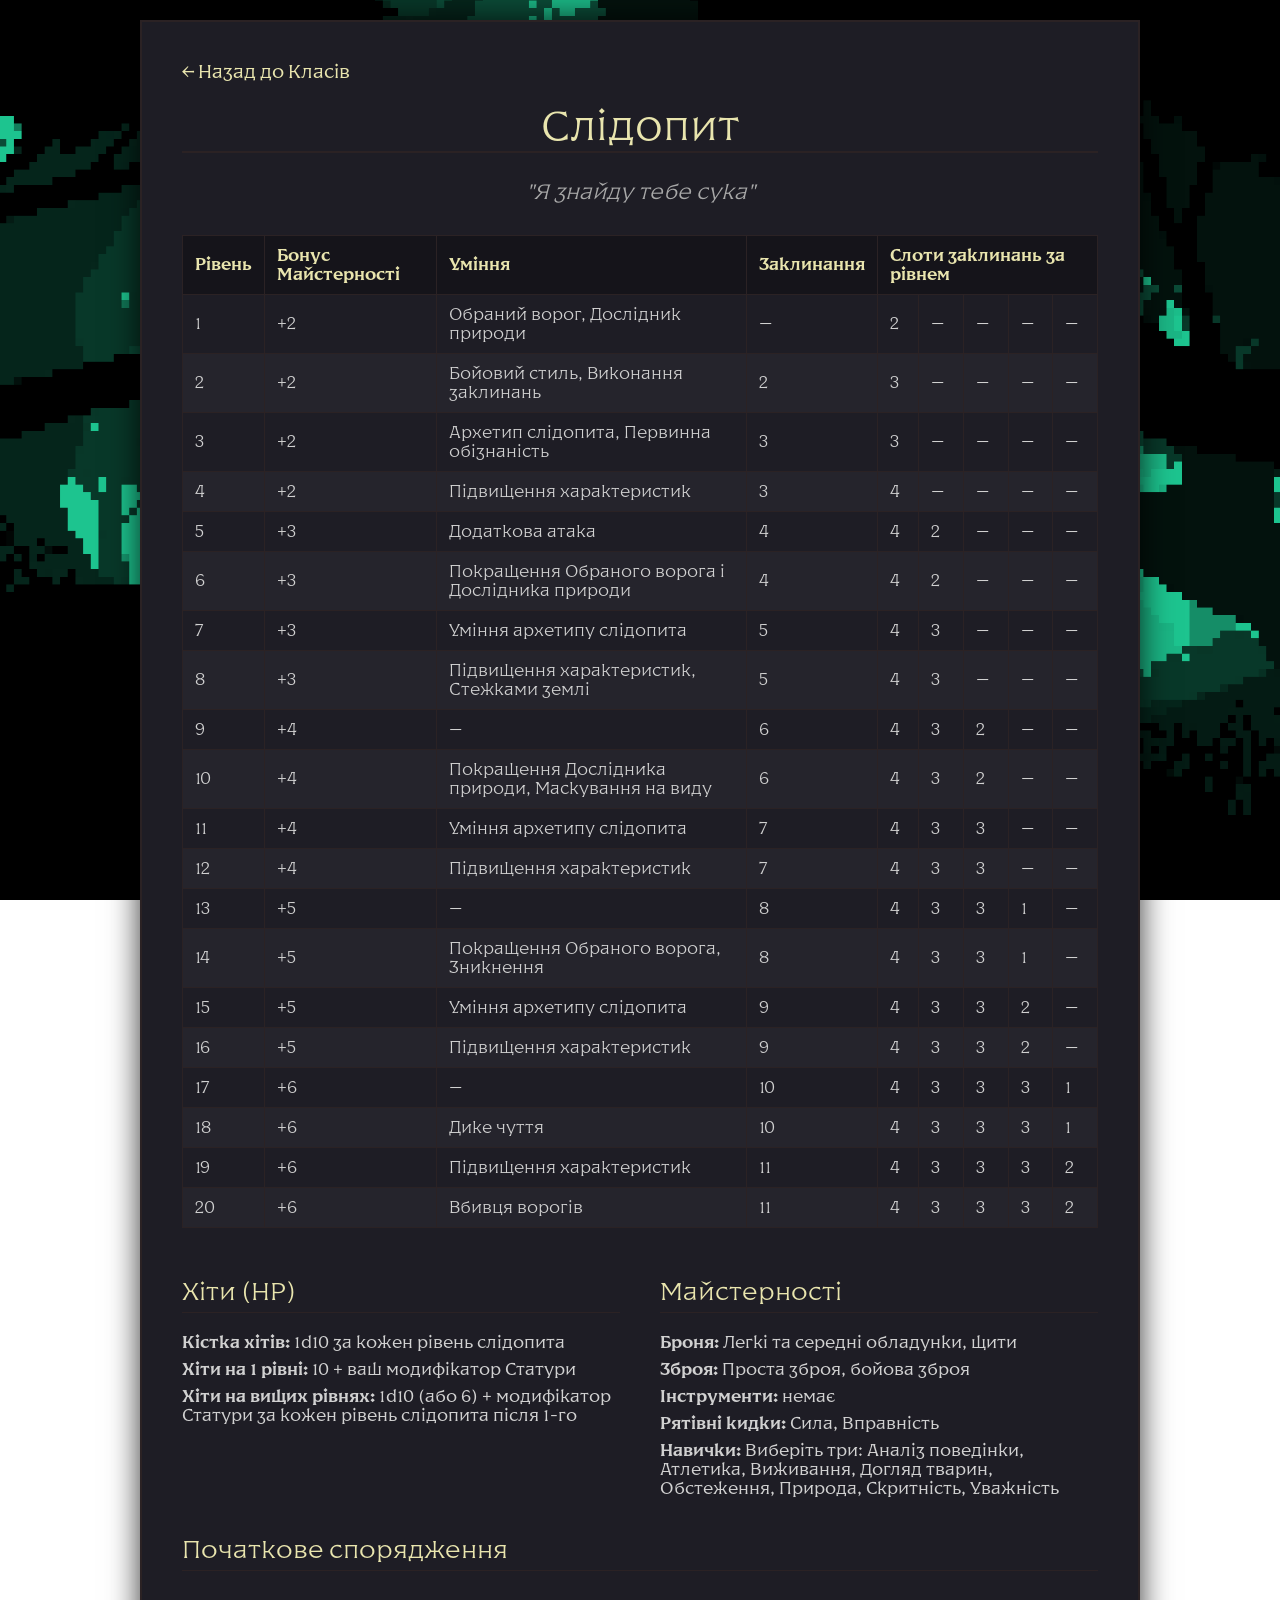
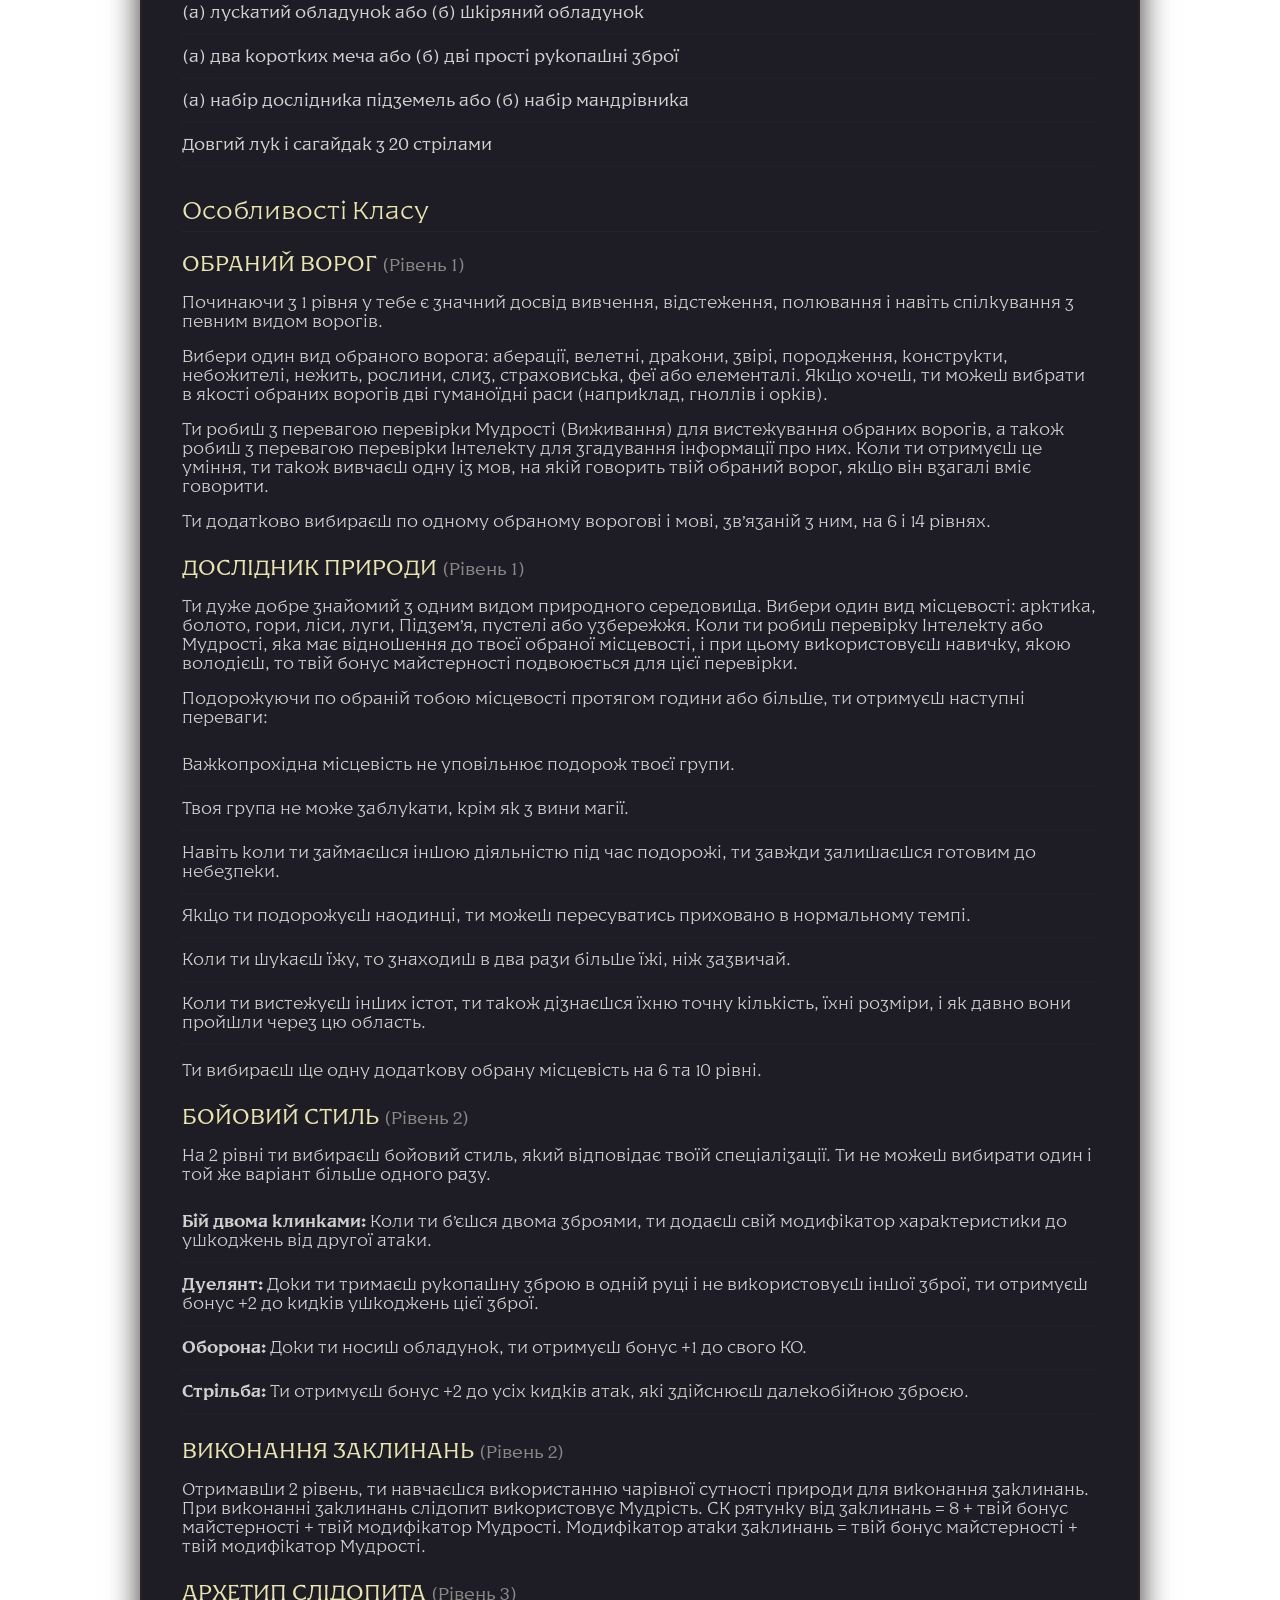
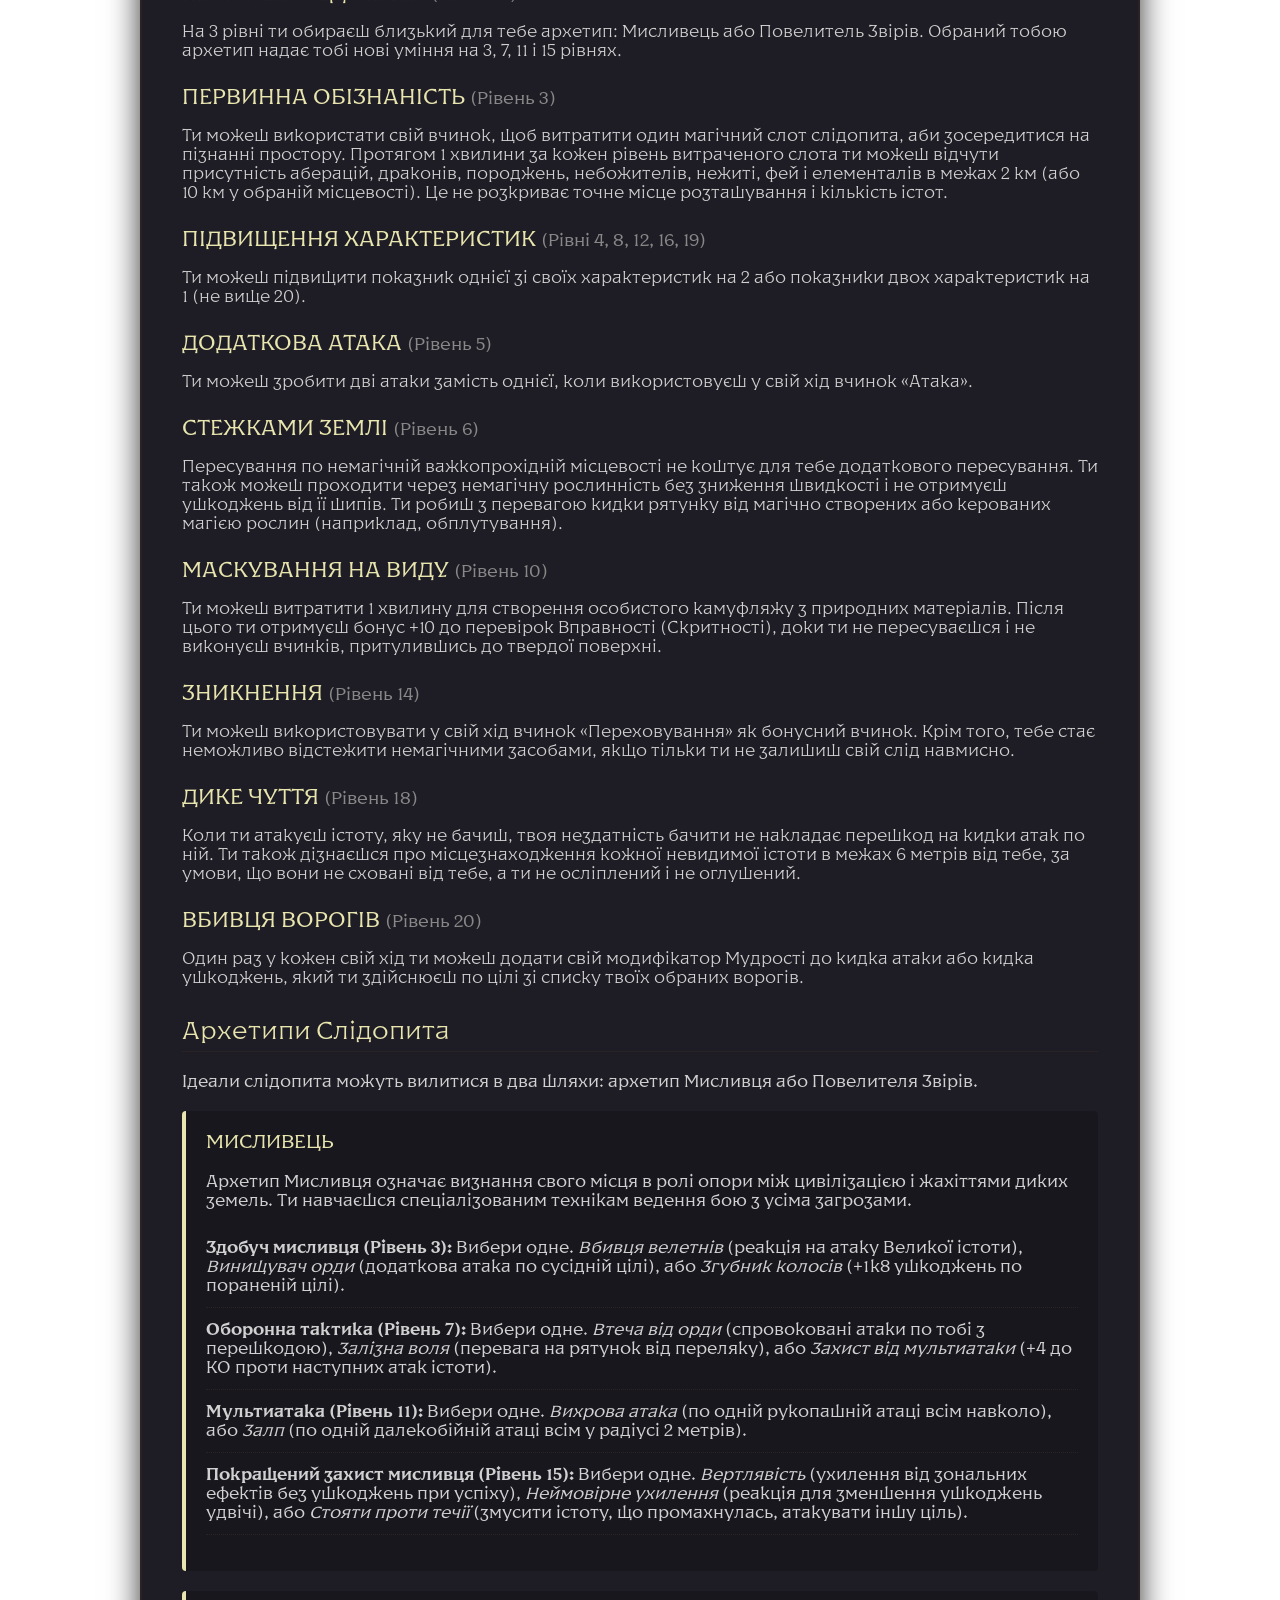
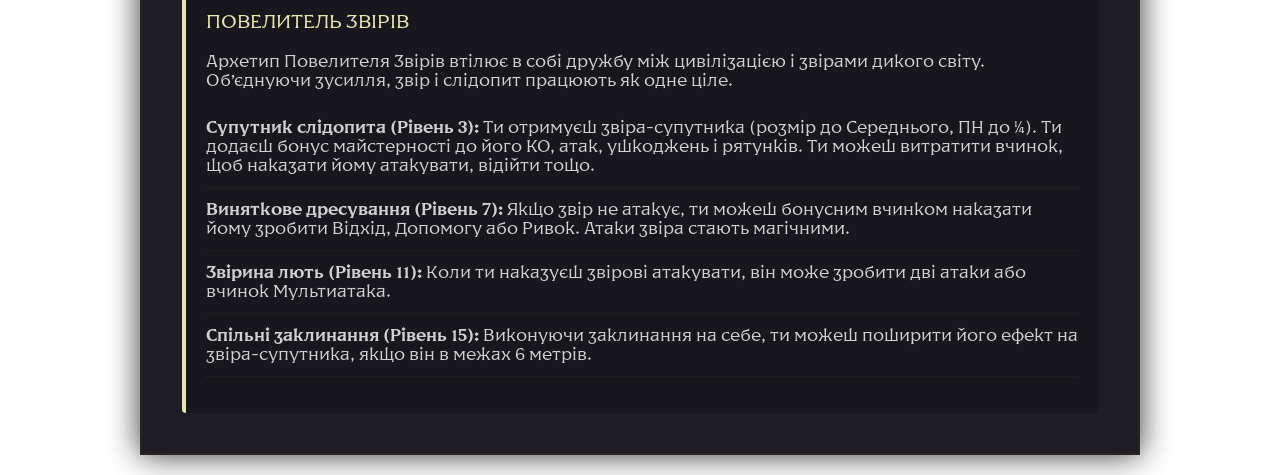
<file: docs/wiki/classes/ranger.html>
<!DOCTYPE html>
<html lang="uk">
<head>
    <meta charset="UTF-8">
    <meta name="viewport" content="width=device-width, initial-scale=1.0">
    <title>Слідопит | D&D Довідник</title>
    <link rel="stylesheet" href="..\..\css\class-style.css"> 
</head>
<body>

    <div class="scroll">
        <a href="../../index.html" class="back-link">← Назад до Класів</a>

        <header class="class-header">
            <h1>Слідопит</h1>
            <p class="epic-quote">"Я знайду тебе сука"</p>
        </header>

        <section class="class-section">
            <div class="table-responsive">
                <table class="dnd-table">
                    <thead>
                        <tr>
                            <th rowspan="2">Рівень</th>
                            <th rowspan="2">Бонус Майстерності</th>
                            <th rowspan="2" class="feature-col">Уміння</th>
                            <th rowspan="2">Заклинання</th>
                            <th colspan="9">Слоти заклинань за рівнем</th>
                        </tr>
                    </thead>
                    <tbody>
                        <tr>
                            <td>1</td>
                            <td>+2</td>
                            <td>Обраний ворог, Дослідник природи</td>
                            <td>—</td>
                            <td>2</td>
                            <td>—</td>
                            <td>—</td>
                            <td>—</td>
                            <td>—</td>
                        </tr>
                        <tr>
                            <td>2</td>
                            <td>+2</td>
                            <td>Бойовий стиль, Виконання заклинань</td>
                            <td>2</td>
                            <td>3</td>
                            <td>—</td>
                            <td>—</td>
                            <td>—</td>
                            <td>—</td>
                        </tr>
                        <tr>
                            <td>3</td>
                            <td>+2</td>
                            <td>Архетип слідопита, Первинна обізнаність</td>
                            <td>3</td>
                            <td>3</td>
                            <td>—</td>
                            <td>—</td>
                            <td>—</td>
                            <td>—</td>
                        </tr>
                        <tr>
                            <td>4</td>
                            <td>+2</td>
                            <td>Підвищення характеристик</td>
                            <td>3</td>
                            <td>4</td>
                            <td>—</td>
                            <td>—</td>
                            <td>—</td>
                            <td>—</td>
                        </tr>
                        <tr>
                            <td>5</td>
                            <td>+3</td>
                            <td>Додаткова атака</td>
                            <td>4</td>
                            <td>4</td>
                            <td>2</td>
                            <td>—</td>
                            <td>—</td>
                            <td>—</td>
                        </tr>
                        <tr>
                            <td>6</td>
                            <td>+3</td>
                            <td>Покращення Обраного ворога і Дослідника природи</td>
                            <td>4</td>
                            <td>4</td>
                            <td>2</td>
                            <td>—</td>
                            <td>—</td>
                            <td>—</td>
                        </tr>
                        <tr>
                            <td>7</td>
                            <td>+3</td>
                            <td>Уміння архетипу слідопита</td>
                            <td>5</td>
                            <td>4</td>
                            <td>3</td>
                            <td>—</td>
                            <td>—</td>
                            <td>—</td>
                        </tr>
                        <tr>
                            <td>8</td>
                            <td>+3</td>
                            <td>Підвищення характеристик, Стежками землі</td>
                            <td>5</td>
                            <td>4</td>
                            <td>3</td>
                            <td>—</td>
                            <td>—</td>
                            <td>—</td>
                        </tr>
                        <tr>
                            <td>9</td>
                            <td>+4</td>
                            <td>—</td>
                            <td>6</td>
                            <td>4</td>
                            <td>3</td>
                            <td>2</td>
                            <td>—</td>
                            <td>—</td>
                        </tr>
                        <tr>
                            <td>10</td>
                            <td>+4</td>
                            <td>Покращення Дослідника природи, Маскування на виду</td>
                            <td>6</td>
                            <td>4</td>
                            <td>3</td>
                            <td>2</td>
                            <td>—</td>
                            <td>—</td>
                        </tr>
                        <tr>
                            <td>11</td>
                            <td>+4</td>
                            <td>Уміння архетипу слідопита</td>
                            <td>7</td>
                            <td>4</td>
                            <td>3</td>
                            <td>3</td>
                            <td>—</td>
                            <td>—</td>
                        </tr>
                        <tr>
                            <td>12</td>
                            <td>+4</td>
                            <td>Підвищення характеристик</td>
                            <td>7</td>
                            <td>4</td>
                            <td>3</td>
                            <td>3</td>
                            <td>—</td>
                            <td>—</td>
                        </tr>
                        <tr>
                            <td>13</td>
                            <td>+5</td>
                            <td>—</td>
                            <td>8</td>
                            <td>4</td>
                            <td>3</td>
                            <td>3</td>
                            <td>1</td>
                            <td>—</td>
                        </tr>
                        <tr>
                            <td>14</td>
                            <td>+5</td>
                            <td>Покращення Обраного ворога, Зникнення</td>
                            <td>8</td>
                            <td>4</td>
                            <td>3</td>
                            <td>3</td>
                            <td>1</td>
                            <td>—</td>
                        </tr>
                        <tr>
                            <td>15</td>
                            <td>+5</td>
                            <td>Уміння архетипу слідопита</td>
                            <td>9</td>
                            <td>4</td>
                            <td>3</td>
                            <td>3</td>
                            <td>2</td>
                            <td>—</td>
                        </tr>
                        <tr>
                            <td>16</td>
                            <td>+5</td>
                            <td>Підвищення характеристик</td>
                            <td>9</td>
                            <td>4</td>
                            <td>3</td>
                            <td>3</td>
                            <td>2</td>
                            <td>—</td>
                        </tr>
                        <tr>
                            <td>17</td>
                            <td>+6</td>
                            <td>—</td>
                            <td>10</td>
                            <td>4</td>
                            <td>3</td>
                            <td>3</td>
                            <td>3</td>
                            <td>1</td>
                        </tr>
                        <tr>
                            <td>18</td>
                            <td>+6</td>
                            <td>Дике чуття</td>
                            <td>10</td>
                            <td>4</td>
                            <td>3</td>
                            <td>3</td>
                            <td>3</td>
                            <td>1</td>
                        </tr>
                        <tr>
                            <td>19</td>
                            <td>+6</td>
                            <td>Підвищення характеристик</td>
                            <td>11</td>
                            <td>4</td>
                            <td>3</td>
                            <td>3</td>
                            <td>3</td>
                            <td>2</td>
                        </tr>
                        <tr>
                            <td>20</td>
                            <td>+6</td>
                            <td>Вбивця ворогів</td>
                            <td>11</td>
                            <td>4</td>
                            <td>3</td>
                            <td>3</td>
                            <td>3</td>
                            <td>2</td>
                        </tr>
                    </tbody>
                </table>
            </div>
        </section>

        <section class="class-section columns">
            <div class="column">
                <h2>Хіти (HP)</h2>
                <p><strong>Кістка хітів:</strong> 1d10 за кожен рівень слідопита</p>
                <p><strong>Хіти на 1 рівні:</strong> 10 + ваш модифікатор Статури</p>
                <p><strong>Хіти на вищих рівнях:</strong> 1d10 (або 6) + модифікатор Статури за кожен рівень слідопита після 1-го</p>
            </div>

            <div class="column">
                <h2>Майстерності</h2>
                <p><strong>Броня:</strong> Легкі та середні обладунки, щити</p>
                <p><strong>Зброя:</strong> Проста зброя, бойова зброя</p>
                <p><strong>Інструменти:</strong> немає</p>
                <p><strong>Рятівні кидки:</strong> Сила, Вправність</p>
                <p><strong>Навички:</strong> Виберіть три: Аналіз поведінки, Атлетика, Виживання, Догляд тварин, Обстеження, Природа, Скритність, Уважність</p>
            </div>
        </section>

        <section class="class-section">
            <h2>Початкове спорядження</h2>
            <ul class="wiki-list">
                <li>(а) лускатий обладунок або (б) шкіряний обладунок</li>
                <li>(а) два коротких меча або (б) дві прості рукопашні зброї</li>
                <li>(а) набір дослідника підземель або (б) набір мандрівника</li>
                <li>Довгий лук і сагайдак з 20 стрілами</li>
            </ul>
        </section>

        <section class="class-section features">
            <h2>Особливості Класу</h2>
            
            <div class="feature-item">
                <h3>ОБРАНИЙ ВОРОГ <span>(Рівень 1)</span></h3>
                <p>Починаючи з 1 рівня у тебе є значний досвід вивчення, відстеження, полювання і навіть спілкування з певним видом ворогів.</p>
                <p>Вибери один вид обраного ворога: аберації, велетні, дракони, звірі, породження, конструкти, небожителі, нежить, рослини, слиз, страховиська, феї або елементалі. Якщо хочеш, ти можеш вибрати в якості обраних ворогів дві гуманоїдні раси (наприклад, гноллів і орків).</p>
                <p>Ти робиш з перевагою перевірки Мудрості (Виживання) для вистежування обраних ворогів, а також робиш з перевагою перевірки Інтелекту для згадування інформації про них. Коли ти отримуєш це уміння, ти також вивчаєш одну із мов, на якій говорить твій обраний ворог, якщо він взагалі вміє говорити.</p>
                <p>Ти додатково вибираєш по одному обраному ворогові і мові, зв’язаній з ним, на 6 і 14 рівнях.</p>
            </div>

            <div class="feature-item">
                <h3>ДОСЛІДНИК ПРИРОДИ <span>(Рівень 1)</span></h3>
                <p>Ти дуже добре знайомий з одним видом природного середовища. Вибери один вид місцевості: арктика, болото, гори, ліси, луги, Підзем’я, пустелі або узбережжя. Коли ти робиш перевірку Інтелекту або Мудрості, яка має відношення до твоєї обраної місцевості, і при цьому використовуєш навичку, якою володієш, то твій бонус майстерності подвоюється для цієї перевірки.</p>
                <p>Подорожуючи по обраній тобою місцевості протягом години або більше, ти отримуєш наступні переваги:</p>
                <ul class="wiki-list">
                    <li>Важкопрохідна місцевість не уповільнює подорож твоєї групи.</li>
                    <li>Твоя група не може заблукати, крім як з вини магії.</li>
                    <li>Навіть коли ти займаєшся іншою діяльністю під час подорожі, ти завжди залишаєшся готовим до небезпеки.</li>
                    <li>Якщо ти подорожуєш наодинці, ти можеш пересуватись приховано в нормальному темпі.</li>
                    <li>Коли ти шукаєш їжу, то знаходиш в два рази більше їжі, ніж зазвичай.</li>
                    <li>Коли ти вистежуєш інших істот, ти також дізнаєшся їхню точну кількість, їхні розміри, і як давно вони пройшли через цю область.</li>
                </ul>
                <p>Ти вибираєш ще одну додаткову обрану місцевість на 6 та 10 рівні.</p>
            </div>

            <div class="feature-item">
                <h3>БОЙОВИЙ СТИЛЬ <span>(Рівень 2)</span></h3>
                <p>На 2 рівні ти вибираєш бойовий стиль, який відповідає твоїй спеціалізації. Ти не можеш вибирати один і той же варіант більше одного разу.</p>
                <ul class="wiki-list">
                    <li><strong>Бій двома клинками:</strong> Коли ти б’єшся двома зброями, ти додаєш свій модифікатор характеристики до ушкоджень від другої атаки.</li>
                    <li><strong>Дуелянт:</strong> Доки ти тримаєш рукопашну зброю в одній руці і не використовуєш іншої зброї, ти отримуєш бонус +2 до кидків ушкоджень цієї зброї.</li>
                    <li><strong>Оборона:</strong> Доки ти носиш обладунок, ти отримуєш бонус +1 до свого КО.</li>
                    <li><strong>Стрільба:</strong> Ти отримуєш бонус +2 до усіх кидків атак, які здійснюєш далекобійною зброєю.</li>
                </ul>
            </div>

            <div class="feature-item">
                <h3>ВИКОНАННЯ ЗАКЛИНАНЬ <span>(Рівень 2)</span></h3>
                <p>Отримавши 2 рівень, ти навчаєшся використанню чарівної сутності природи для виконання заклинань. При виконанні заклинань слідопит використовує Мудрість. СК рятунку від заклинань = 8 + твій бонус майстерності + твій модифікатор Мудрості. Модифікатор атаки заклинань = твій бонус майстерності + твій модифікатор Мудрості.</p>
            </div>

            <div class="feature-item">
                <h3>АРХЕТИП СЛІДОПИТА <span>(Рівень 3)</span></h3>
                <p>На 3 рівні ти обираєш близький для тебе архетип: Мисливець або Повелитель Звірів. Обраний тобою архетип надає тобі нові уміння на 3, 7, 11 і 15 рівнях.</p>
            </div>

            <div class="feature-item">
                <h3>ПЕРВИННА ОБІЗНАНІСТЬ <span>(Рівень 3)</span></h3>
                <p>Ти можеш використати свій вчинок, щоб витратити один магічний слот слідопита, аби зосередитися на пізнанні простору. Протягом 1 хвилини за кожен рівень витраченого слота ти можеш відчути присутність аберацій, драконів, породжень, небожителів, нежиті, фей і елементалів в межах 2 км (або 10 км у обраній місцевості). Це не розкриває точне місце розташування і кількість істот.</p>
            </div>

            <div class="feature-item">
                <h3>ПІДВИЩЕННЯ ХАРАКТЕРИСТИК <span>(Рівні 4, 8, 12, 16, 19)</span></h3>
                <p>Ти можеш підвищити показник однієї зі своїх характеристик на 2 або показники двох характеристик на 1 (не вище 20).</p>
            </div>

            <div class="feature-item">
                <h3>ДОДАТКОВА АТАКА <span>(Рівень 5)</span></h3>
                <p>Ти можеш зробити дві атаки замість однієї, коли використовуєш у свій хід вчинок «Атака».</p>
            </div>

            <div class="feature-item">
                <h3>СТЕЖКАМИ ЗЕМЛІ <span>(Рівень 6)</span></h3>
                <p>Пересування по немагічній важкопрохідній місцевості не коштує для тебе додаткового пересування. Ти також можеш проходити через немагічну рослинність без зниження швидкості і не отримуєш ушкоджень від її шипів. Ти робиш з перевагою кидки рятунку від магічно створених або керованих магією рослин (наприклад, обплутування).</p>
            </div>

            <div class="feature-item">
                <h3>МАСКУВАННЯ НА ВИДУ <span>(Рівень 10)</span></h3>
                <p>Ти можеш витратити 1 хвилину для створення особистого камуфляжу з природних матеріалів. Після цього ти отримуєш бонус +10 до перевірок Вправності (Скритності), доки ти не пересуваєшся і не виконуєш вчинків, притулившись до твердої поверхні.</p>
            </div>

            <div class="feature-item">
                <h3>ЗНИКНЕННЯ <span>(Рівень 14)</span></h3>
                <p>Ти можеш використовувати у свій хід вчинок «Переховування» як бонусний вчинок. Крім того, тебе стає неможливо відстежити немагічними засобами, якщо тільки ти не залишиш свій слід навмисно.</p>
            </div>

            <div class="feature-item">
                <h3>ДИКЕ ЧУТТЯ <span>(Рівень 18)</span></h3>
                <p>Коли ти атакуєш істоту, яку не бачиш, твоя нездатність бачити не накладає перешкод на кидки атак по ній. Ти також дізнаєшся про місцезнаходження кожної невидимої істоти в межах 6 метрів від тебе, за умови, що вони не сховані від тебе, а ти не осліплений і не оглушений.</p>
            </div>

            <div class="feature-item">
                <h3>ВБИВЦЯ ВОРОГІВ <span>(Рівень 20)</span></h3>
                <p>Один раз у кожен свій хід ти можеш додати свій модифікатор Мудрості до кидка атаки або кидка ушкоджень, який ти здійснюєш по цілі зі списку твоїх обраних ворогів.</p>
            </div>
        </section>

        <section class="class-section subclasses">
            <h2>Архетипи Слідопита</h2>
            <p>Ідеали слідопита можуть вилитися в два шляхи: архетип Мисливця або Повелителя Звірів.</p>

            <div class="subclass-card">
                <h3>МИСЛИВЕЦЬ</h3>
                <p>Архетип Мисливця означає визнання свого місця в ролі опори між цивілізацією і жахіттями диких земель. Ти навчаєшся спеціалізованим технікам ведення бою з усіма загрозами.</p>
                <ul class="wiki-list">
                    <li><strong>Здобуч мисливця (Рівень 3):</strong> Вибери одне. <em>Вбивця велетнів</em> (реакція на атаку Великої істоти), <em>Винищувач орди</em> (додаткова атака по сусідній цілі), або <em>Згубник колосів</em> (+1к8 ушкоджень по пораненій цілі).</li>
                    <li><strong>Оборонна тактика (Рівень 7):</strong> Вибери одне. <em>Втеча від орди</em> (спровоковані атаки по тобі з перешкодою), <em>Залізна воля</em> (перевага на рятунок від переляку), або <em>Захист від мультиатаки</em> (+4 до КО проти наступних атак істоти).</li>
                    <li><strong>Мультиатака (Рівень 11):</strong> Вибери одне. <em>Вихрова атака</em> (по одній рукопашній атаці всім навколо), або <em>Залп</em> (по одній далекобійній атаці всім у радіусі 2 метрів).</li>
                    <li><strong>Покращений захист мисливця (Рівень 15):</strong> Вибери одне. <em>Вертлявість</em> (ухилення від зональних ефектів без ушкоджень при успіху), <em>Неймовірне ухилення</em> (реакція для зменшення ушкоджень удвічі), або <em>Стояти проти течії</em> (змусити істоту, що промахнулась, атакувати іншу ціль).</li>
                </ul>
            </div>
            
            <div class="subclass-card">
                <h3>ПОВЕЛИТЕЛЬ ЗВІРІВ</h3>
                <p>Архетип Повелителя Звірів втілює в собі дружбу між цивілізацією і звірами дикого світу. Об’єднуючи зусилля, звір і слідопит працюють як одне ціле.</p>
                <ul class="wiki-list">
                    <li><strong>Супутник слідопита (Рівень 3):</strong> Ти отримуєш звіра-супутника (розмір до Середнього, ПН до ¼). Ти додаєш бонус майстерності до його КО, атак, ушкоджень і рятунків. Ти можеш витратити вчинок, щоб наказати йому атакувати, відійти тощо.</li>
                    <li><strong>Виняткове дресування (Рівень 7):</strong> Якщо звір не атакує, ти можеш бонусним вчинком наказати йому зробити Відхід, Допомогу або Ривок. Атаки звіра стають магічними.</li>
                    <li><strong>Звірина лють (Рівень 11):</strong> Коли ти наказуєш звірові атакувати, він може зробити дві атаки або вчинок Мультиатака.</li>
                    <li><strong>Спільні заклинання (Рівень 15):</strong> Виконуючи заклинання на себе, ти можеш поширити його ефект на звіра-супутника, якщо він в межах 6 метрів.</li>
                </ul>
            </div>
        </section>

    </div>
</body>
</html>
</file>
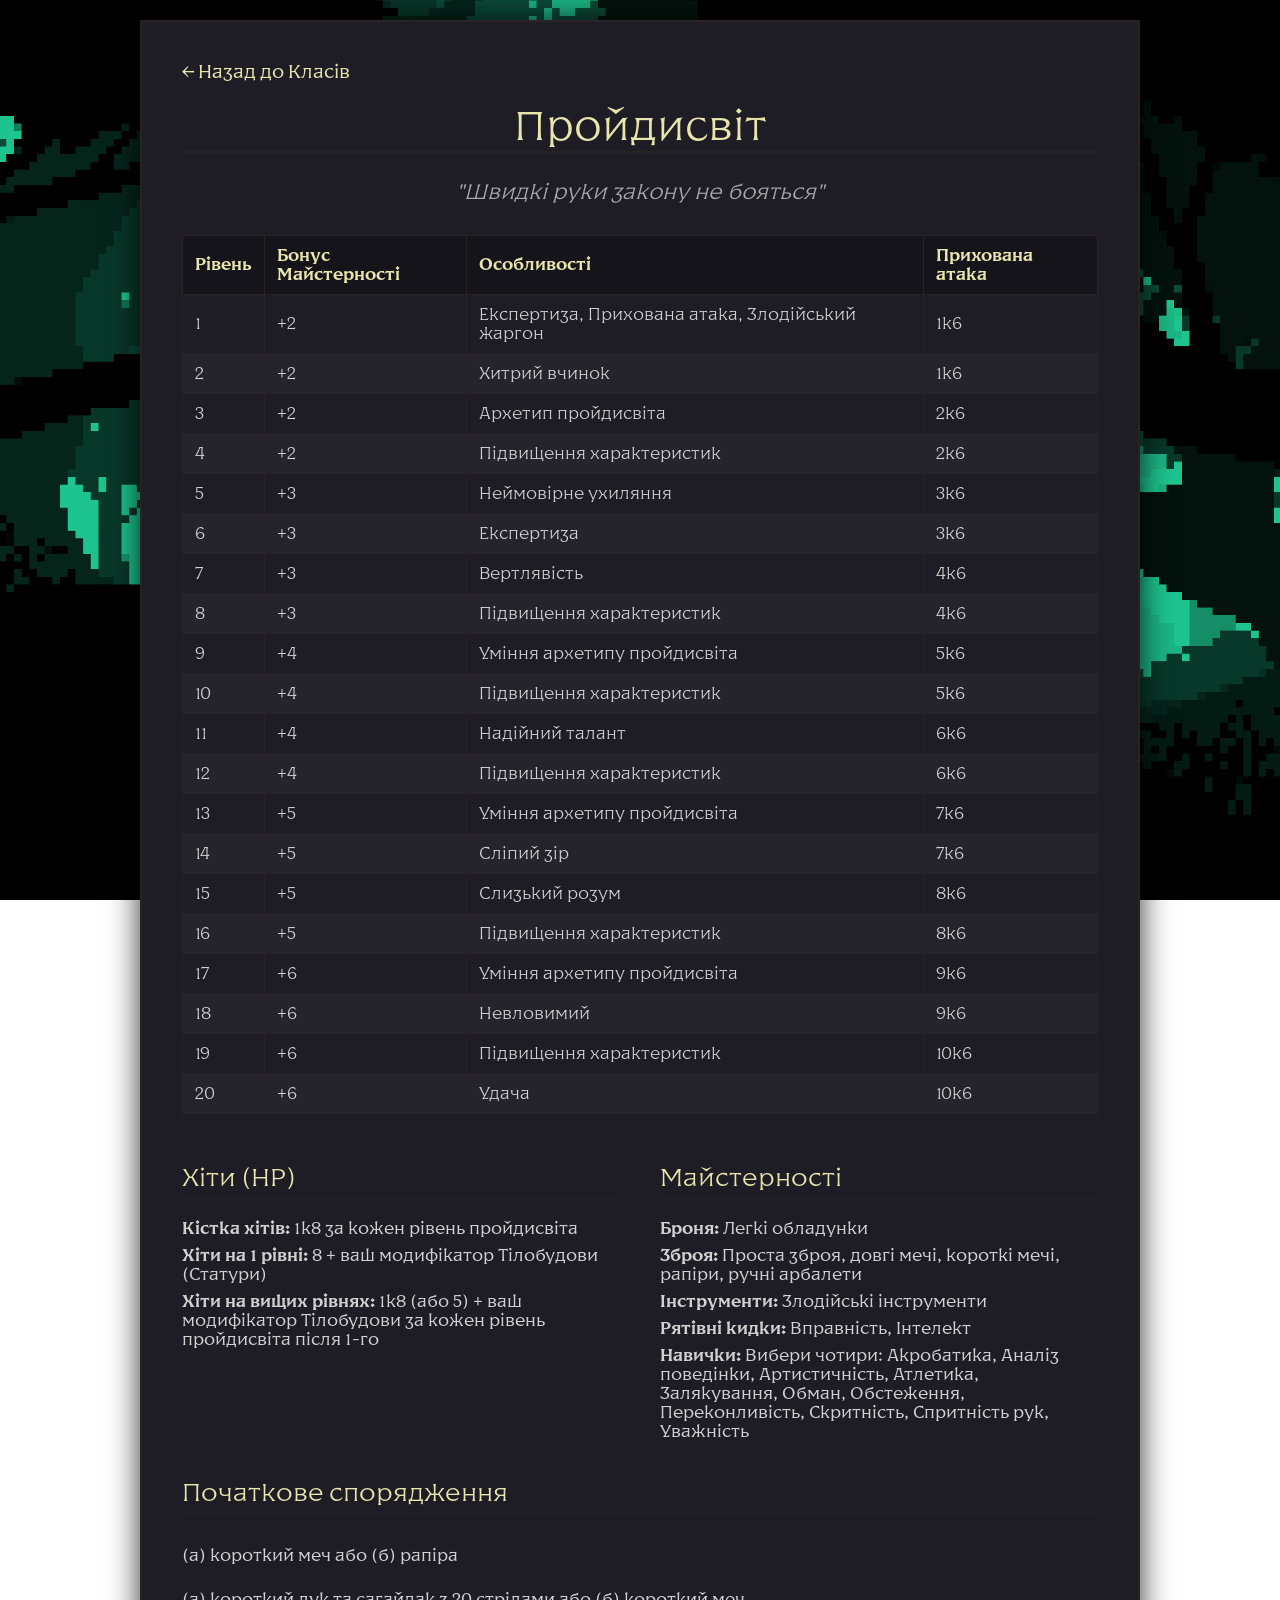
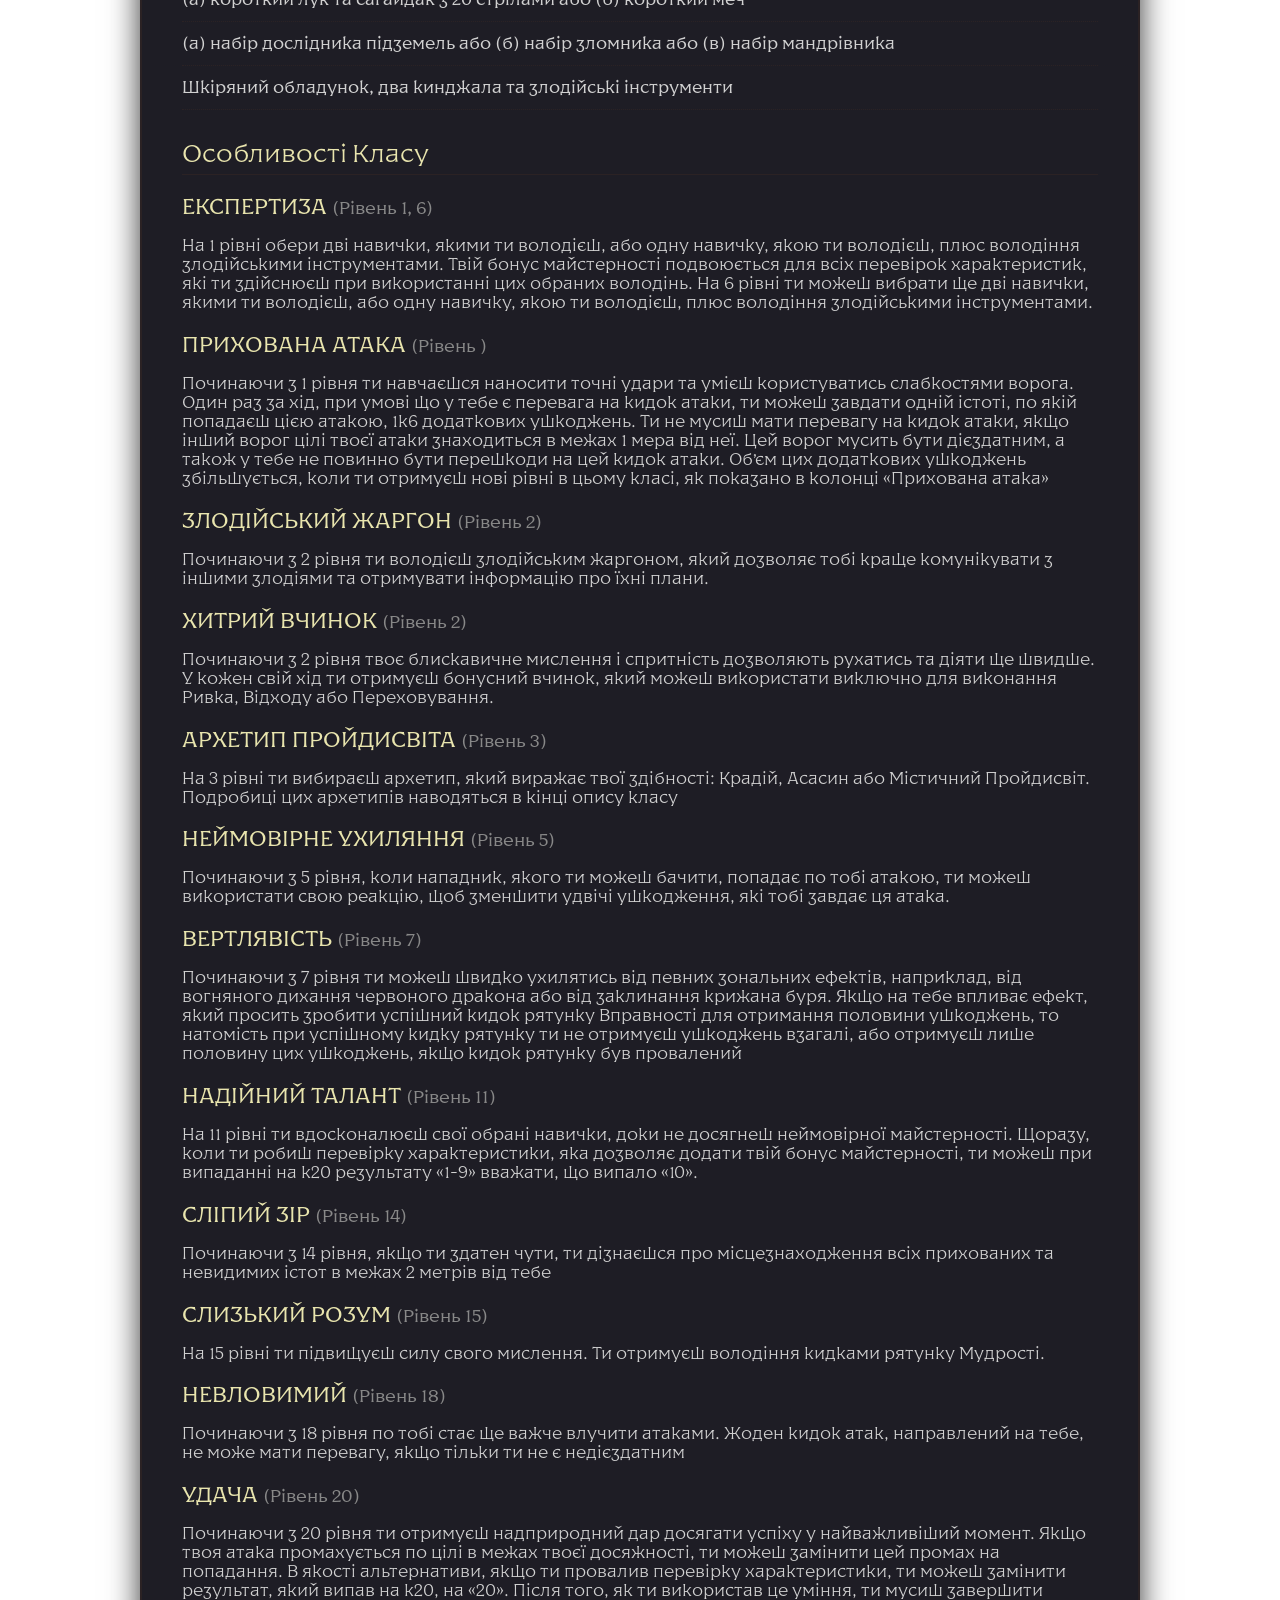
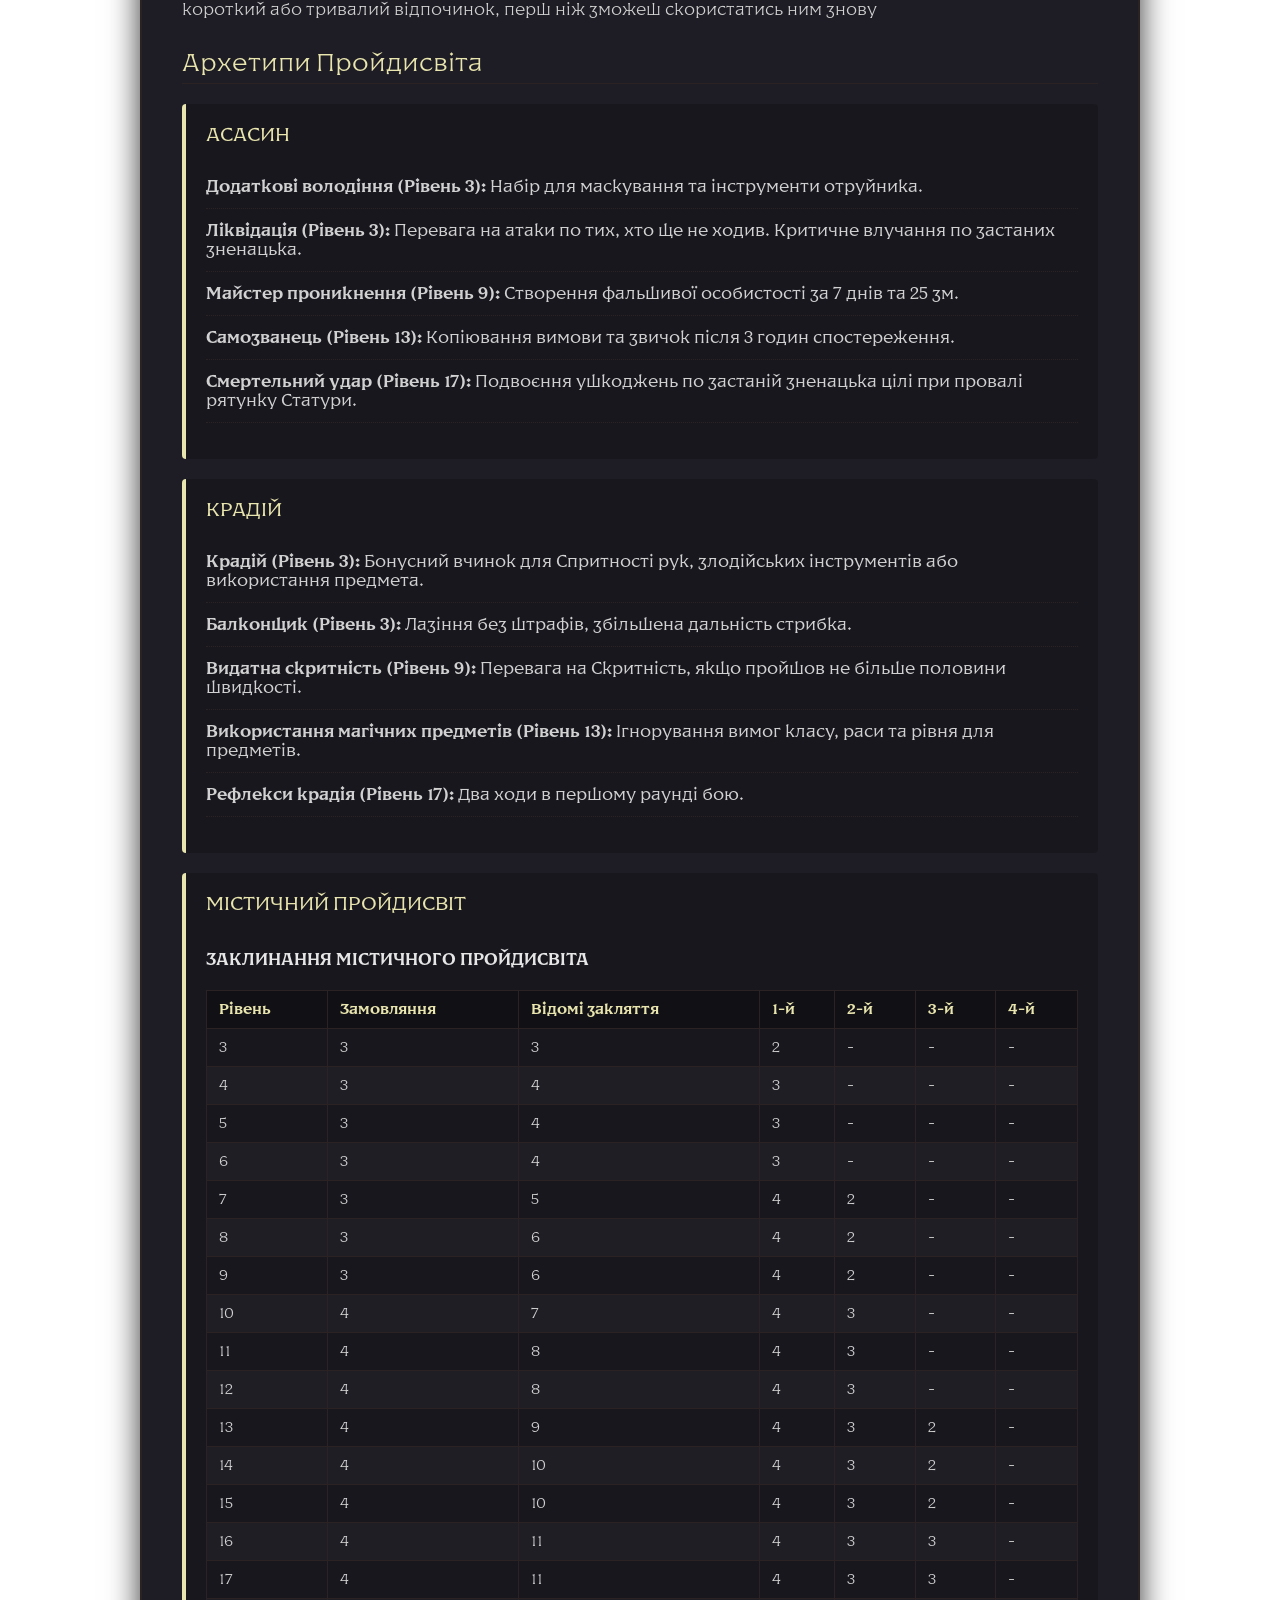
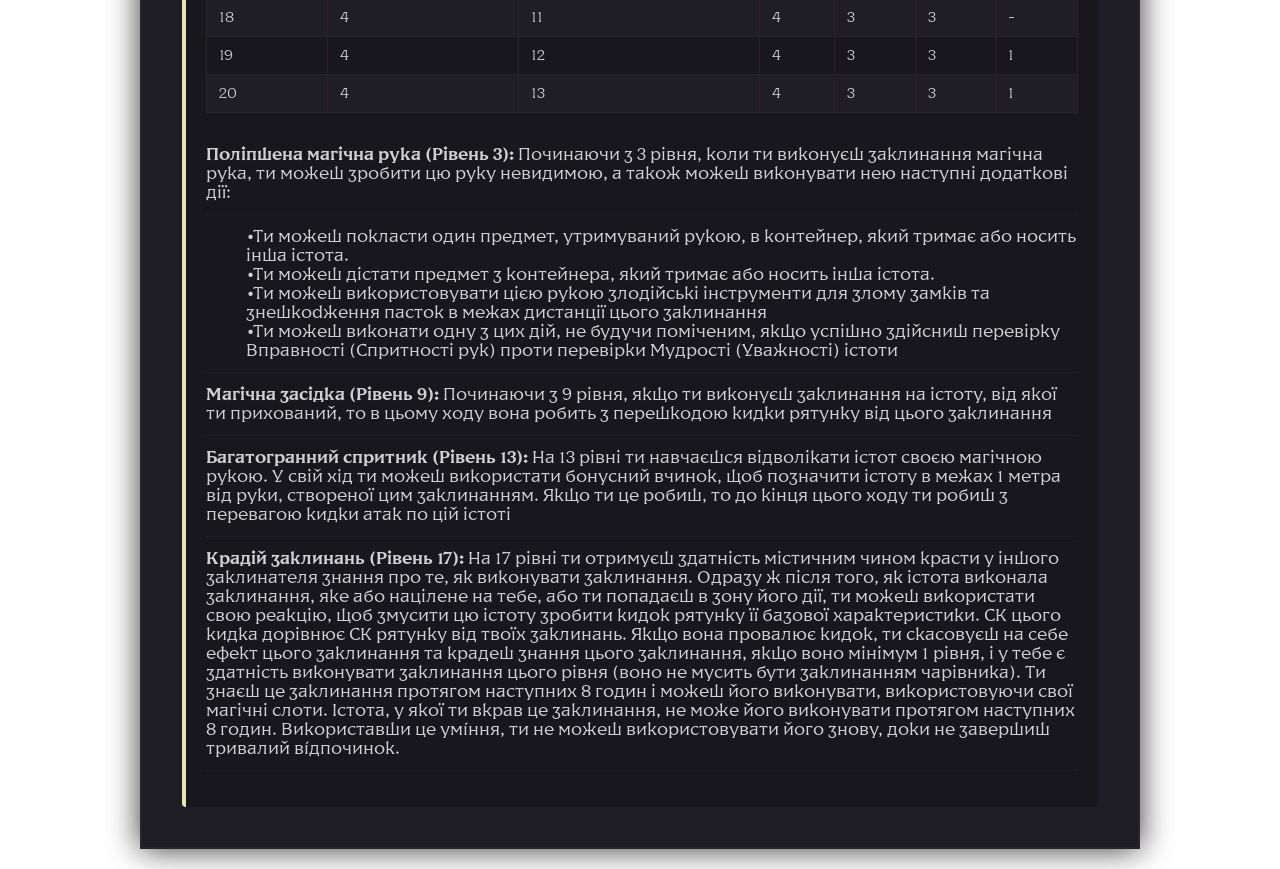
<file: docs/wiki/classes/rogue.html>
<!DOCTYPE html>
<html lang="uk">
<head>
    <meta charset="UTF-8">
    <meta name="viewport" content="width=device-width, initial-scale=1.0">
    <title>Пройдисвіт | D&D Довідник</title>
    <link rel="stylesheet" href="..\..\css\class-style.css"> 
</head>
<body>

    <div class="scroll">
        <a href="../../index.html" class="back-link">← Назад до Класів</a>

        <header class="class-header">
            <h1>Пройдисвіт</h1>
            <p class="epic-quote">"Швидкі руки закону не бояться"</p>
        </header>

        <section class="class-section">
            <div class="table-responsive">
                <table class="dnd-table">
                    <thead>
                        <tr>
                            <th>Рівень</th>
                            <th>Бонус Майстерності</th>
                            <th>Особливості</th>
                            <th>Прихована атака</th>
                        </tr>
                    </thead>
                    <tbody>
                        <tr><td>1</td><td>+2</td><td>Експертиза, Прихована атака, Злодійський жаргон</td><td>1к6</td></tr>
                        <tr><td>2</td><td>+2</td><td>Хитрий вчинок</td><td>1к6</td></tr>
                        <tr><td>3</td><td>+2</td><td>Архетип пройдисвіта</td><td>2к6</td></tr>
                        <tr><td>4</td><td>+2</td><td>Підвищення характеристик</td><td>2к6</td></tr>
                        <tr><td>5</td><td>+3</td><td>Неймовірне ухиляння</td><td>3к6</td></tr>
                        <tr><td>6</td><td>+3</td><td>Експертиза</td><td>3к6</td></tr>
                        <tr><td>7</td><td>+3</td><td>Вертлявість</td><td>4к6</td></tr>
                        <tr><td>8</td><td>+3</td><td>Підвищення характеристик</td><td>4к6</td></tr>
                        <tr><td>9</td><td>+4</td><td>Уміння архетипу пройдисвіта</td><td>5к6</td></tr>
                        <tr><td>10</td><td>+4</td><td>Підвищення характеристик</td><td>5к6</td></tr>
                        <tr><td>11</td><td>+4</td><td>Надійний талант</td><td>6к6</td></tr>
                        <tr><td>12</td><td>+4</td><td>Підвищення характеристик</td><td>6к6</td></tr>
                        <tr><td>13</td><td>+5</td><td>Уміння архетипу пройдисвіта</td><td>7к6</td></tr>
                        <tr><td>14</td><td>+5</td><td>Сліпий зір</td><td>7к6</td></tr>
                        <tr><td>15</td><td>+5</td><td>Слизький розум</td><td>8к6</td></tr>
                        <tr><td>16</td><td>+5</td><td>Підвищення характеристик</td><td>8к6</td></tr>
                        <tr><td>17</td><td>+6</td><td>Уміння архетипу пройдисвіта</td><td>9к6</td></tr>
                        <tr><td>18</td><td>+6</td><td>Невловимий</td><td>9к6</td></tr>
                        <tr><td>19</td><td>+6</td><td>Підвищення характеристик</td><td>10к6</td></tr>
                        <tr><td>20</td><td>+6</td><td>Удача</td><td>10к6</td></tr>
                    </tbody>
                </table>
            </div>
        </section>

        <section class="class-section columns">
            <div class="column">
                <h2>Хіти (HP)</h2>
                <p><strong>Кістка хітів:</strong> 1к8 за кожен рівень пройдисвіта</p>
                <p><strong>Хіти на 1 рівні:</strong> 8 + ваш модифікатор Тілобудови (Статури)</p>
                <p><strong>Хіти на вищих рівнях:</strong> 1к8 (або 5) + ваш модифікатор Тілобудови за кожен рівень пройдисвіта після 1-го</p>
            </div>

            <div class="column">
                <h2>Майстерності</h2>
                <p><strong>Броня:</strong> Легкі обладунки</p>
                <p><strong>Зброя:</strong> Проста зброя, довгі мечі, короткі мечі, рапіри, ручні арбалети</p>
                <p><strong>Інструменти:</strong> Злодійські інструменти</p>
                <p><strong>Рятівні кидки:</strong> Вправність, Інтелект</p>
                <p><strong>Навички:</strong> Вибери чотири: Акробатика, Аналіз поведінки, Артистичність, Атлетика, Залякування, Обман, Обстеження, Переконливість, Скритність, Спритність рук, Уважність</p>
            </div>
        </section>

        <section class="class-section">
            <h2>Початкове спорядження</h2>
            <ul class="wiki-list">
                <li>(а) короткий меч або (б) рапіра</li>
                <li>(а) короткий лук та сагайдак з 20 стрілами або (б) короткий меч</li>
                <li>(а) набір дослідника підземель або (б) набір зломника або (в) набір мандрівника</li>
                <li>Шкіряний обладунок, два кинджала та злодійські інструменти</li>
            </ul>
        </section>

        <section class="class-section features">
            <h2>Особливості Класу</h2>
            <div class="feature-item">
                <h3>ЕКСПЕРТИЗА <span>(Рівень 1, 6)</span></h3>
                <p>На 1 рівні обери дві навички, якими ти володієш, або одну навичку, якою ти володієш, плюс володіння злодійськими інструментами. Твій бонус майстерності подвоюється для всіх перевірок характеристик, які ти здійснюєш при використанні цих обраних володінь. На 6 рівні ти можеш вибрати ще дві навички, якими ти володієш, або одну навичку, якою ти володієш, плюс володіння злодійськими інструментами.</p>
                <h3>ПРИХОВАНА АТАКА <span>(Рівень )</span></h3>
                <p>Починаючи з 1 рівня ти навчаєшся наносити точні удари та умієш користуватись слабкостями ворога. Один раз за хід, при умові що у тебе є перевага на кидок атаки, ти можеш завдати одній істоті, по якій попадаєш цією атакою, 1к6 додаткових ушкоджень. Ти не мусиш мати перевагу на кидок атаки, якщо інший ворог цілі твоєї атаки знаходиться в межах 1 мера від неї. Цей ворог мусить бути дієздатним, а також у тебе не повинно бути перешкоди на цей кидок атаки. Об’єм цих додаткових ушкоджень збільшується, коли ти отримуєш нові рівні в цьому класі, як показано в колонці «Прихована атака»</p>
                <h3>ЗЛОДІЙСЬКИЙ ЖАРГОН <span>(Рівень 2)</span></h3>
                <p>Починаючи з 2 рівня ти володієш злодійським жаргоном, який дозволяє тобі краще комунікувати з іншими злодіями та отримувати інформацію про їхні плани.</p>
                <h3>ХИТРИЙ ВЧИНОК <span>(Рівень 2)</span></h3>
                <p>Починаючи з 2 рівня твоє блискавичне мислення і спритність дозволяють рухатись та діяти ще швидше. У кожен свій хід ти отримуєш бонусний вчинок, який можеш використати виключно для виконання Ривка, Відходу або Переховування.</p>
                <h3>АРХЕТИП ПРОЙДИСВІТА <span>(Рівень 3)</span></h3>
                <p>На 3 рівні ти вибираєш архетип, який виражає твої здібності: Крадій, Асасин або Містичний Пройдисвіт. Подробиці цих архетипів наводяться в кінці опису класу</p>
                <h3>НЕЙМОВІРНЕ УХИЛЯННЯ <span>(Рівень 5)</span></h3>
                <p>Починаючи з 5 рівня, коли нападник, якого ти можеш бачити, попадає по тобі атакою, ти можеш використати свою реакцію, щоб зменшити удвічі ушкодження, які тобі завдає ця атака.</p>
                <h3>ВЕРТЛЯВІСТЬ <span>(Рівень 7)</span></h3>
                <p>Починаючи з 7 рівня ти можеш швидко ухилятись від певних зональних ефектів, наприклад, від вогняного дихання червоного дракона або від заклинання крижана буря. Якщо на тебе впливає ефект, який просить зробити успішний кидок рятунку Вправності для отримання половини ушкоджень, то натомість при успішному кидку рятунку ти не отримуєш ушкоджень взагалі, або отримуєш лише половину цих ушкоджень, якщо кидок рятунку був провалений</p>
                <h3>НАДІЙНИЙ ТАЛАНТ <span>(Рівень 11)</span></h3>
                <p>На 11 рівні ти вдосконалюєш свої обрані навички, доки не досягнеш неймовірної майстерності. Щоразу, коли ти робиш перевірку характеристики, яка дозволяє додати твій бонус майстерності, ти можеш при випаданні на к20 результату «1-9» вважати, що випало «10».</p>
                <h3>СЛІПИЙ ЗІР <span>(Рівень 14)</span></h3>
                <p>Починаючи з 14 рівня, якщо ти здатен чути, ти дізнаєшся про місцезнаходження всіх прихованих та невидимих істот в межах 2 метрів від тебе</p>
                <h3>СЛИЗЬКИЙ РОЗУМ <span>(Рівень 15)</span></h3>
                <p>На 15 рівні ти підвищуєш силу свого мислення. Ти отримуєш володіння кидками рятунку Мудрості.</p>
                <h3>НЕВЛОВИМИЙ <span>(Рівень 18)</span></h3>
                <p>Починаючи з 18 рівня по тобі стає ще важче влучити атаками. Жоден кидок атак, направлений на тебе, не може мати перевагу, якщо тільки ти не є недієздатним</p>
                <h3>УДАЧА <span>(Рівень 20)</span></h3>
                <p>Починаючи з 20 рівня ти отримуєш надприродний дар досягати успіху у найважливіший момент. Якщо твоя атака промахується по цілі в межах твоєї досяжності, ти можеш замінити цей промах на попадання. В якості альтернативи, якщо ти провалив перевірку характеристики, ти можеш замінити результат, який випав на к20, на «20». Після того, як ти використав це уміння, ти мусиш завершити короткий або тривалий відпочинок, перш ніж зможеш скористатись ним знову</p>

                
           
            </div>
            </section>

        <section class="class-section subclasses">
            <h2>Архетипи Пройдисвіта</h2>

            <div class="subclass-card">
                <h3>АСАСИН</h3>
                <ul class="wiki-list">
                    <li><strong>Додаткові володіння <span>(Рівень 3)</span>:</strong> Набір для маскування та інструменти отруйника.</li>
                    <li><strong>Ліквідація <span>(Рівень 3)</span>:</strong> Перевага на атаки по тих, хто ще не ходив. Критичне влучання по застаних зненацька.</li>
                    <li><strong>Майстер проникнення <span>(Рівень 9)</span>:</strong> Створення фальшивої особистості за 7 днів та 25 зм.</li>
                    <li><strong>Самозванець <span>(Рівень 13)</span>:</strong> Копіювання вимови та звичок після 3 годин спостереження.</li>
                    <li><strong>Смертельний удар <span>(Рівень 17)<n>:</strong> Подвоєння ушкоджень по застаній зненацька цілі при провалі рятунку Статури.</li>
                </ul>
            </div>

            <div class="subclass-card">
                <h3>КРАДІЙ</h3>
                <ul class="wiki-list">
                    <li><strong>Крадій <span>(Рівень 3)</span>:</strong> Бонусний вчинок для Спритності рук, злодійських інструментів або використання предмета.</li>
                    <li><strong>Балконщик <span>(Рівень 3)</span>:</strong> Лазіння без штрафів, збільшена дальність стрибка.</li>
                    <li><strong>Видатна скритність <span>(Рівень 9)</span>:</strong> Перевага на Скритність, якщо пройшов не більше половини швидкості.</li>
                    <li><strong>Використання магічних предметів <span>(Рівень 13)</span>:</strong> Ігнорування вимог класу, раси та рівня для предметів.</li>
                    <li><strong>Рефлекси крадія <span>(Рівень 17)</span>:</strong> Два ходи в першому раунді бою.</li>
                </ul>
            </div>

            <div class="subclass-card">
                <h3>МІСТИЧНИЙ ПРОЙДИСВІТ</h3>
                
                <div class="table-responsive">
                    <h4 style="color: #e6e6e6; margin-top: 15px;">ЗАКЛИНАННЯ МІСТИЧНОГО ПРОЙДИСВІТА</h4>
                    <table class="dnd-table" style="font-size: 0.9em;">
                        <thead>
                            <tr>
                                <th>Рівень</th>
                                <th>Замовляння</th>
                                <th>Відомі закляття</th>
                                <th>1-й</th>
                                <th>2-й</th>
                                <th>3-й</th>
                                <th>4-й</th>
                            </tr>
                        </thead>
                        <tbody>
                            <tr><td>3</td><td>3</td><td>3</td><td>2</td><td>-</td><td>-</td><td>-</td></tr>
                            <tr><td>4</td><td>3</td><td>4</td><td>3</td><td>-</td><td>-</td><td>-</td></tr>
                            <tr><td>5</td><td>3</td><td>4</td><td>3</td><td>-</td><td>-</td><td>-</td></tr>
                            <tr><td>6</td><td>3</td><td>4</td><td>3</td><td>-</td><td>-</td><td>-</td></tr>
                            <tr><td>7</td><td>3</td><td>5</td><td>4</td><td>2</td><td>-</td><td>-</td></tr>
                            <tr><td>8</td><td>3</td><td>6</td><td>4</td><td>2</td><td>-</td><td>-</td></tr>
                            <tr><td>9</td><td>3</td><td>6</td><td>4</td><td>2</td><td>-</td><td>-</td></tr>
                            <tr><td>10</td><td>4</td><td>7</td><td>4</td><td>3</spa/td><td>-</td><td>-</td></tr>
                            <tr><td>11</td><td>4</td><td>8</td><td>4</td><td>3</td><td>-</td><td>-</td></tr>
                            <tr><td>12</td><td>4</td><td>8</td><td>4</td><td>3</td><td>-</td><td>-</td></tr>
                            <tr><td>13</td><td>4</td><td>9</td><td>4</td><td>3</td><td>2</td><td>-</td></tr>
                            <tr><td>14</td><td>4</td><td>10</td><td>4</td><td>3</td><td>2</td><td>-</td></tr>
                            <tr><td>15</td><td>4</td><td>10</td><td>4</td><td>3</td><td>2</td><td>-</td></tr>
                            <tr><td>16</td><td>4</td><td>11</td><td>4</td><td>3</td><td>3</td><td>-</td></tr>
                            <tr><td>17</td><td>4</td><td>11</td><td>4</td><td>3</td><td>3</td><td>-</td></tr>
                            <tr><td>18</td><td>4</td><td>11</td><td>4</td><td>3</td><td>3</td><td>-</td></tr>
                            <tr><td>19</td><td>4</td><td>12</td><td>4</td><td>3</td><td>3</td><td>1</td></tr>
                            <tr><td>20</td><td>4</td><td>13</td><td>4</td><td>3</td><td>3</td><td>1</td></tr>
                        </tbody>
                    </table>
                </div>

                <ul class="wiki-list">
                    <li><strong>Поліпшена магічна рука <span>(Рівень 3)</span>:</strong> Починаючи з 3 рівня, коли ти виконуєш заклинання магічна рука, ти можеш зробити цю руку невидимою, а також можеш виконувати нею наступні додаткові дії:
                    <li>
                    <ul>•Ти можеш покласти один предмет, утримуваний рукою, в контейнер, який тримає або носить інша істота.</ul>
                    <ul>•Ти можеш дістати предмет з контейнера, який тримає або носить інша істота.</ul>
                    <ul>•Ти можеш використовувати цією рукою злодійські інструменти для злому замків та знешкodження пасток в межах дистанції цього заклинання</ul>
                    <ul>•Ти можеш виконати одну з цих дій, не будучи поміченим, якщо успішно здійсниш перевірку Вправності (Спритності рук) проти перевірки Мудрості (Уважності) істоти</ul>
                    </li>
                    </li>
                    <li><strong>Магічна засідка <span>(Рівень 9)</span>:</strong> Починаючи з 9 рівня, якщо ти виконуєш заклинання на істоту, від якої ти прихований, то в цьому ходу вона робить з перешкодою кидки рятунку від цього заклинання</li>
                    <li><strong>Багатогранний спритник <span>(Рівень 13)</span>:</strong> На 13 рівні ти навчаєшся відволікати істот своєю магічною рукою. У свій хід ти можеш використати бонусний вчинок, щоб позначити істоту в межах 1 метра від руки, створеної цим заклинанням. Якщо ти це робиш, то до кінця цього ходу ти робиш з перевагою кидки атак по цій істоті</li>
                    <li><strong>Крадій заклинань <span>(Рівень 17)</span>:</strong> На 17 рівні ти отримуєш здатність містичним чином красти у іншого заклинателя знання про те, як виконувати заклинання. Одразу ж після того, як істота виконала заклинання, яке або націлене на тебе, або ти попадаєш в зону його дії, ти можеш використати свою реакцію, щоб змусити цю істоту зробити кидок рятунку її базової характеристики. СК цього кидка дорівнює СК рятунку від твоїх заклинань. Якщо вона провалює кидок, ти скасовуєш на себе ефект цього заклинання та крадеш знання цього заклинання, якщо воно мінімум 1 рівня, і у тебе є здатність виконувати заклинання цього рівня (воно не мусить бути заклинанням чарівника). Ти знаєш це заклинання протягом наступних 8 годин і можеш його виконувати, використовуючи свої магічні слоти. Істота, у якої ти вкрав це заклинання, не може його виконувати протягом наступних 8 годин. Використавши це умíння, ти не можеш використовувати його знову, доки не завершиш тривалий вíдпочинок.</li>
                </ul>
            </div>
        </section>

    </div>
</body>
</html>
</file>
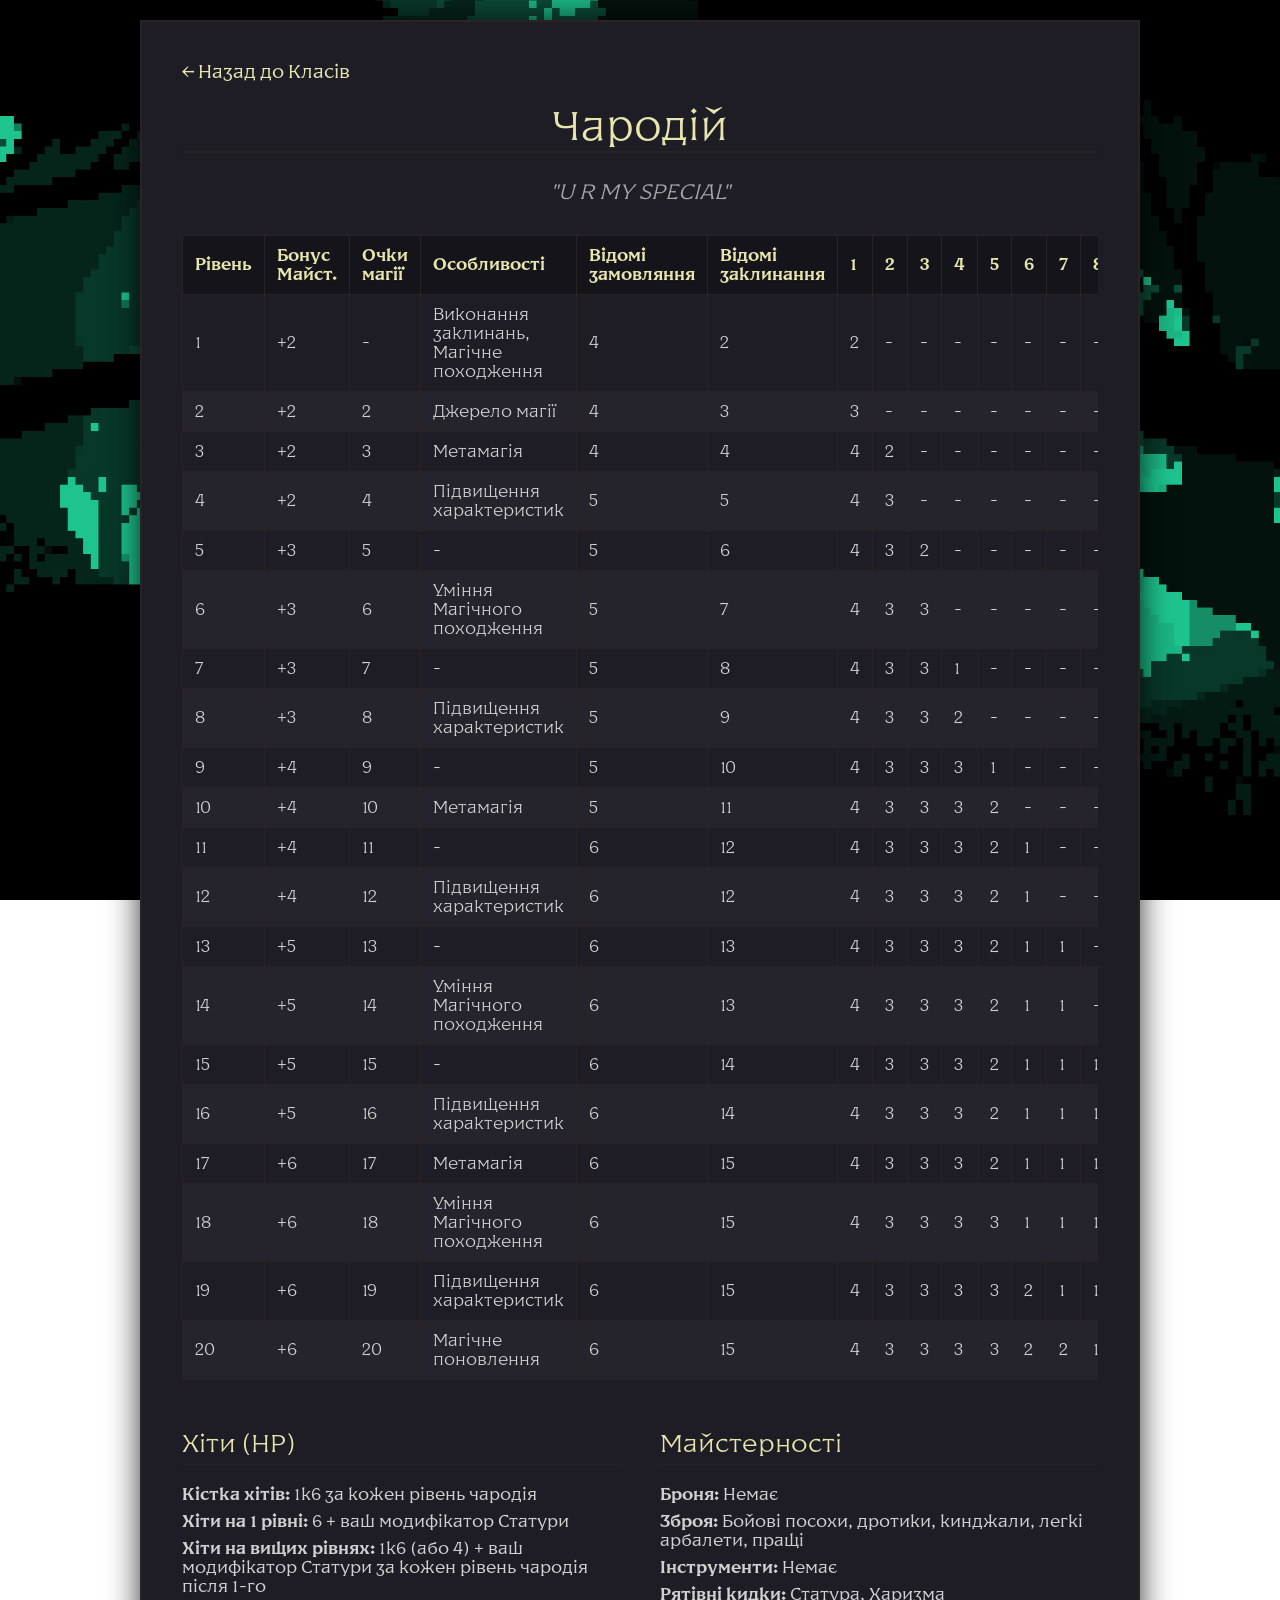
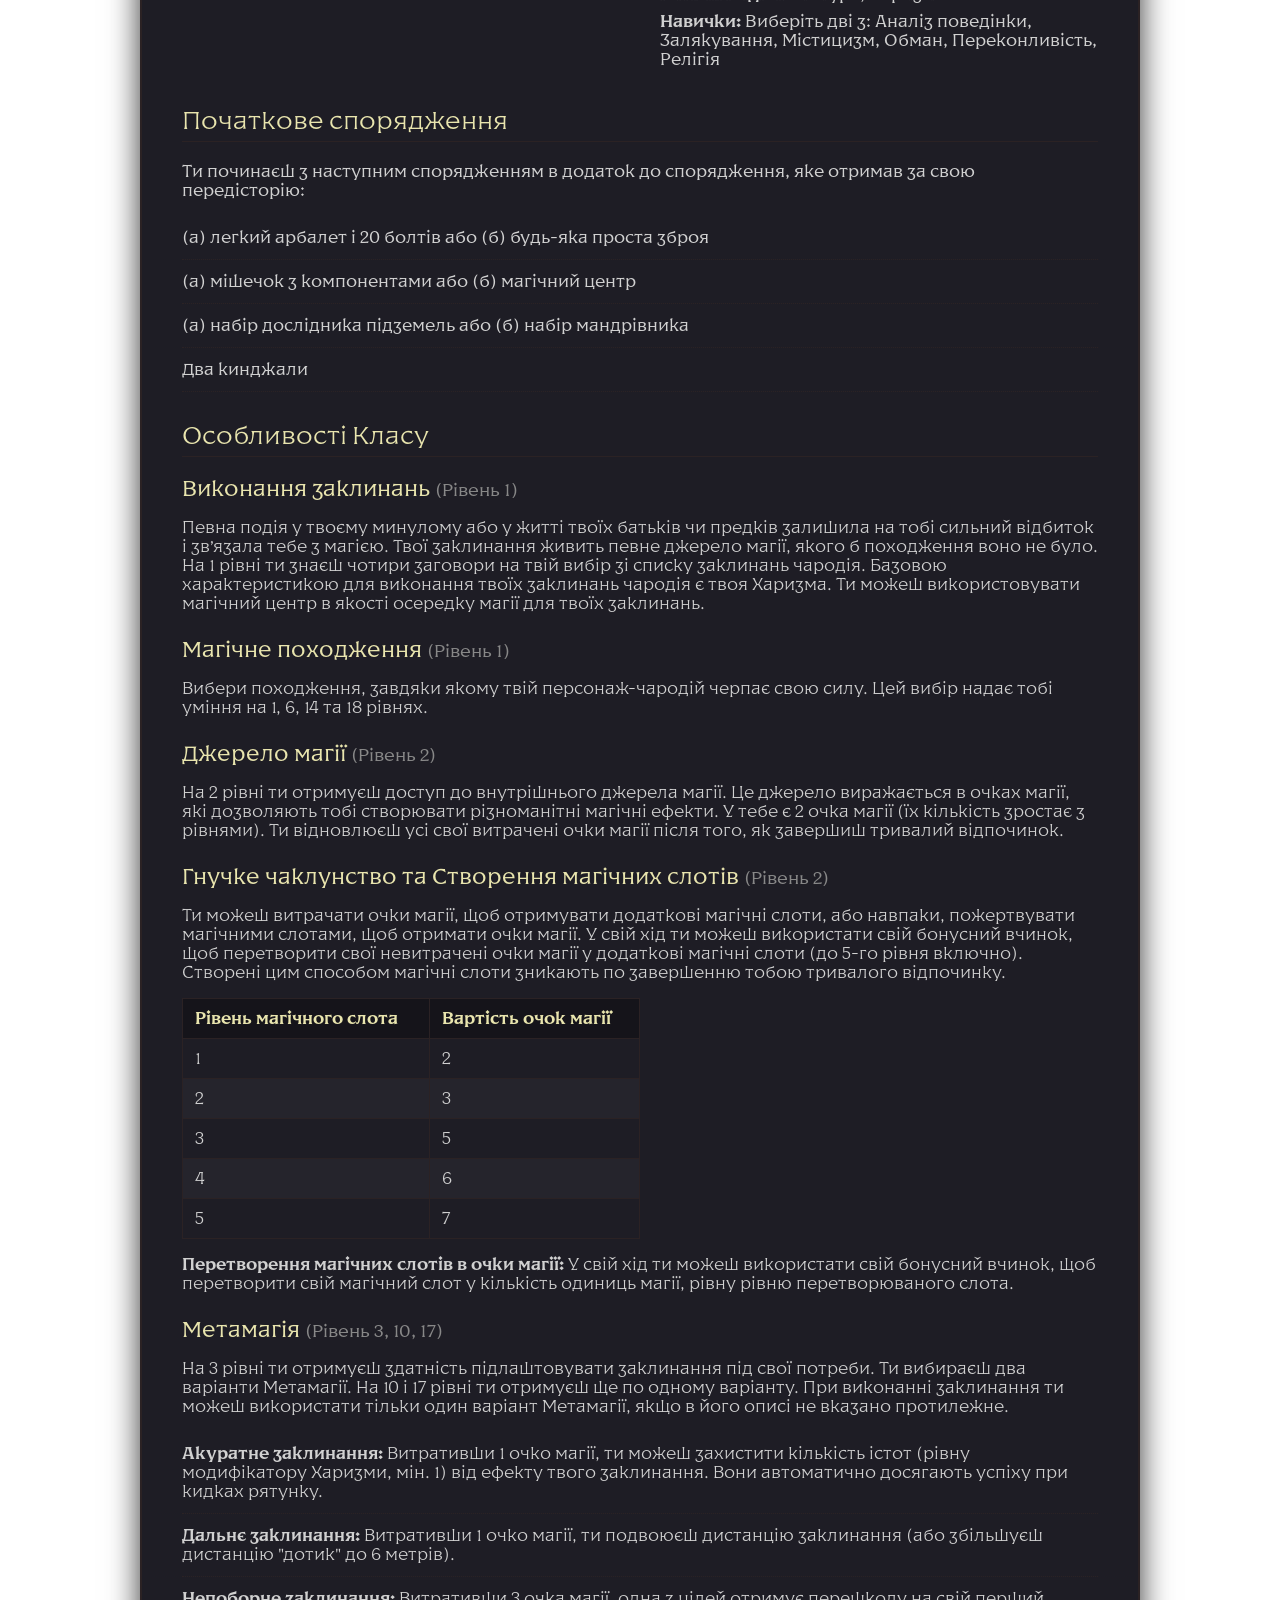
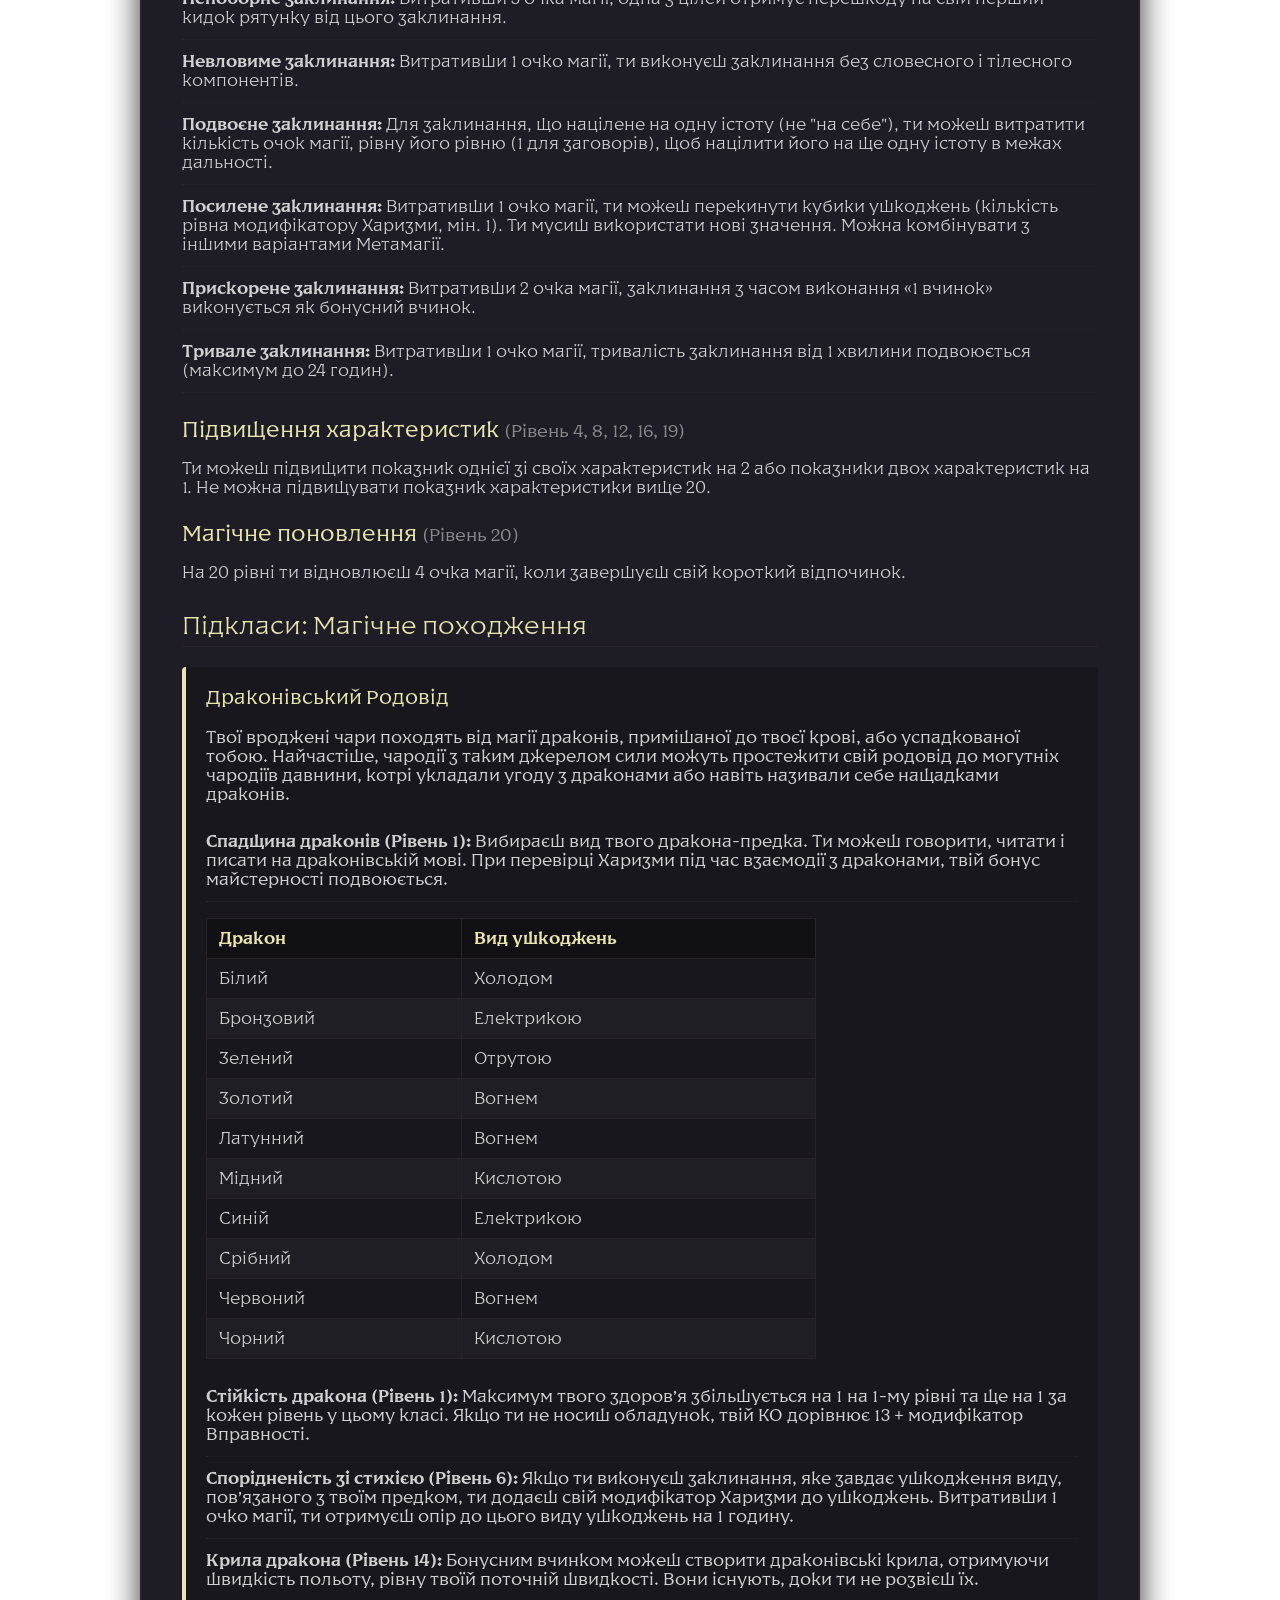
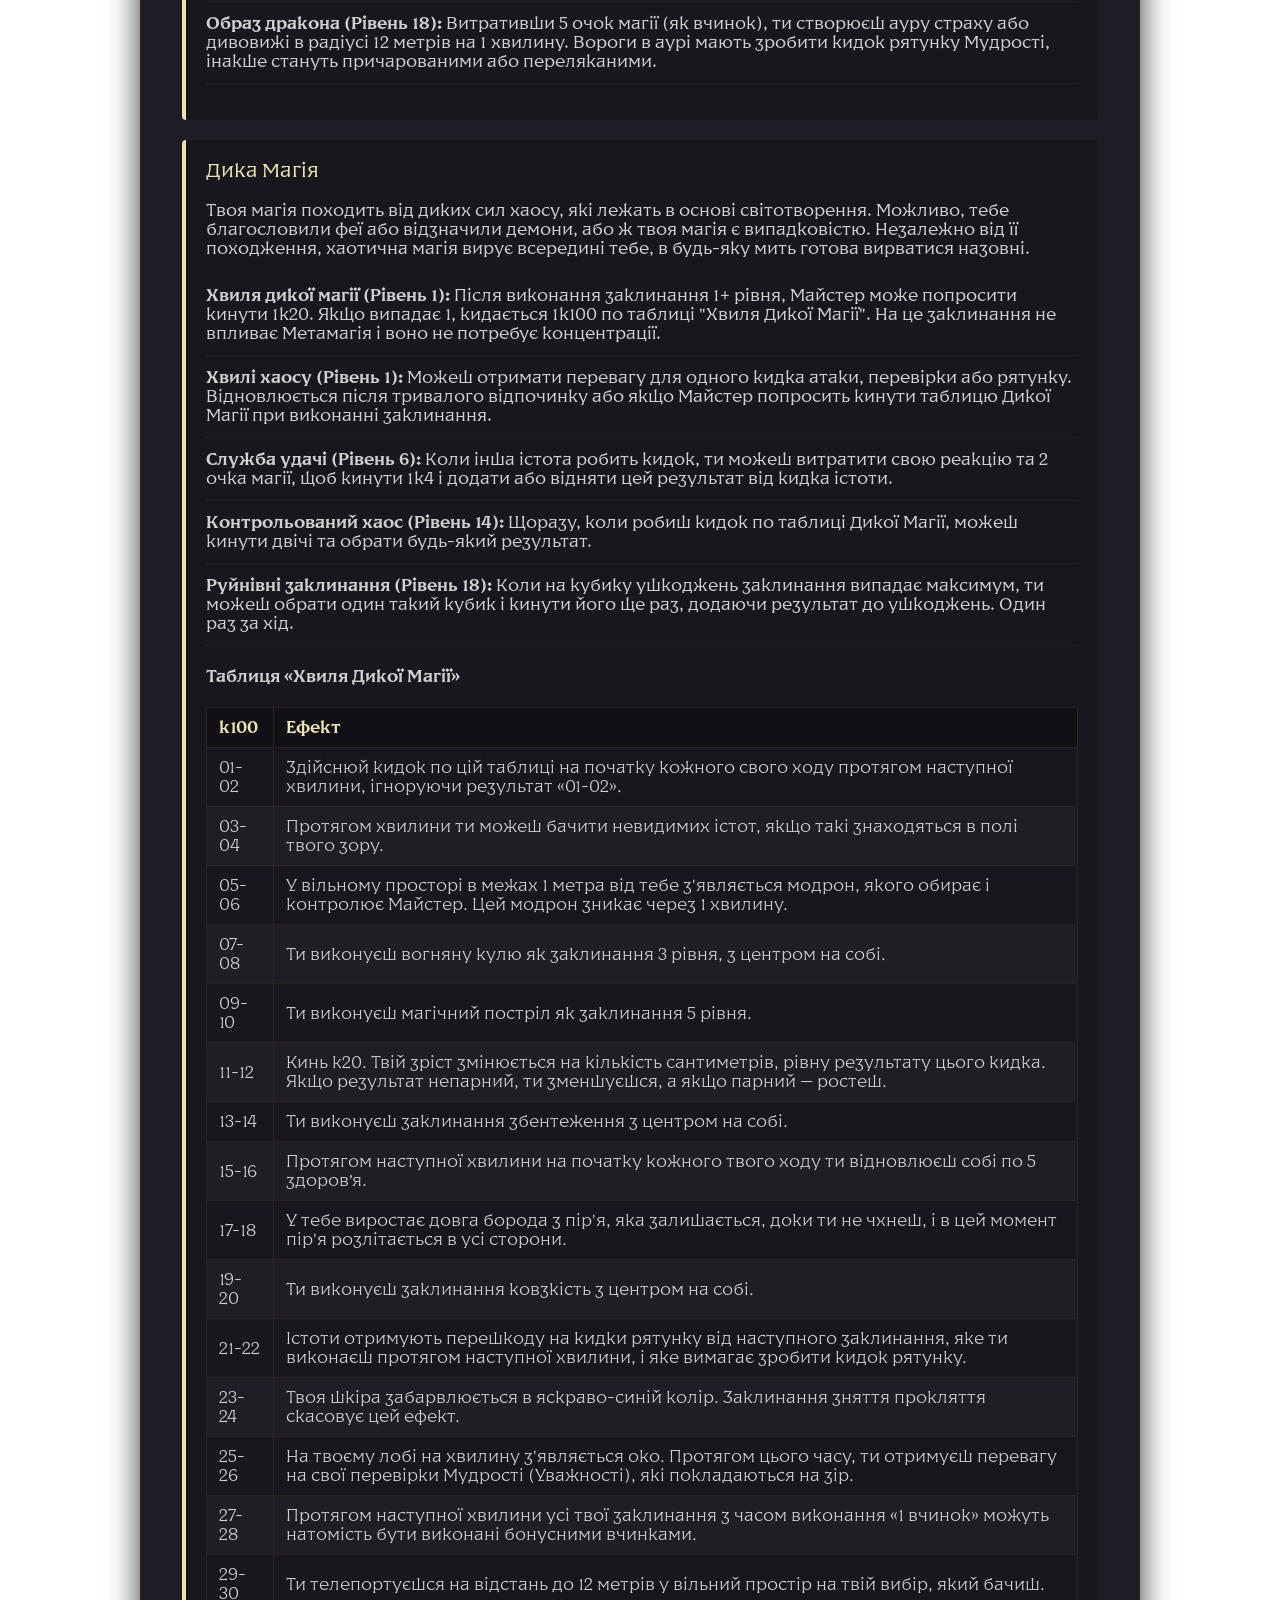
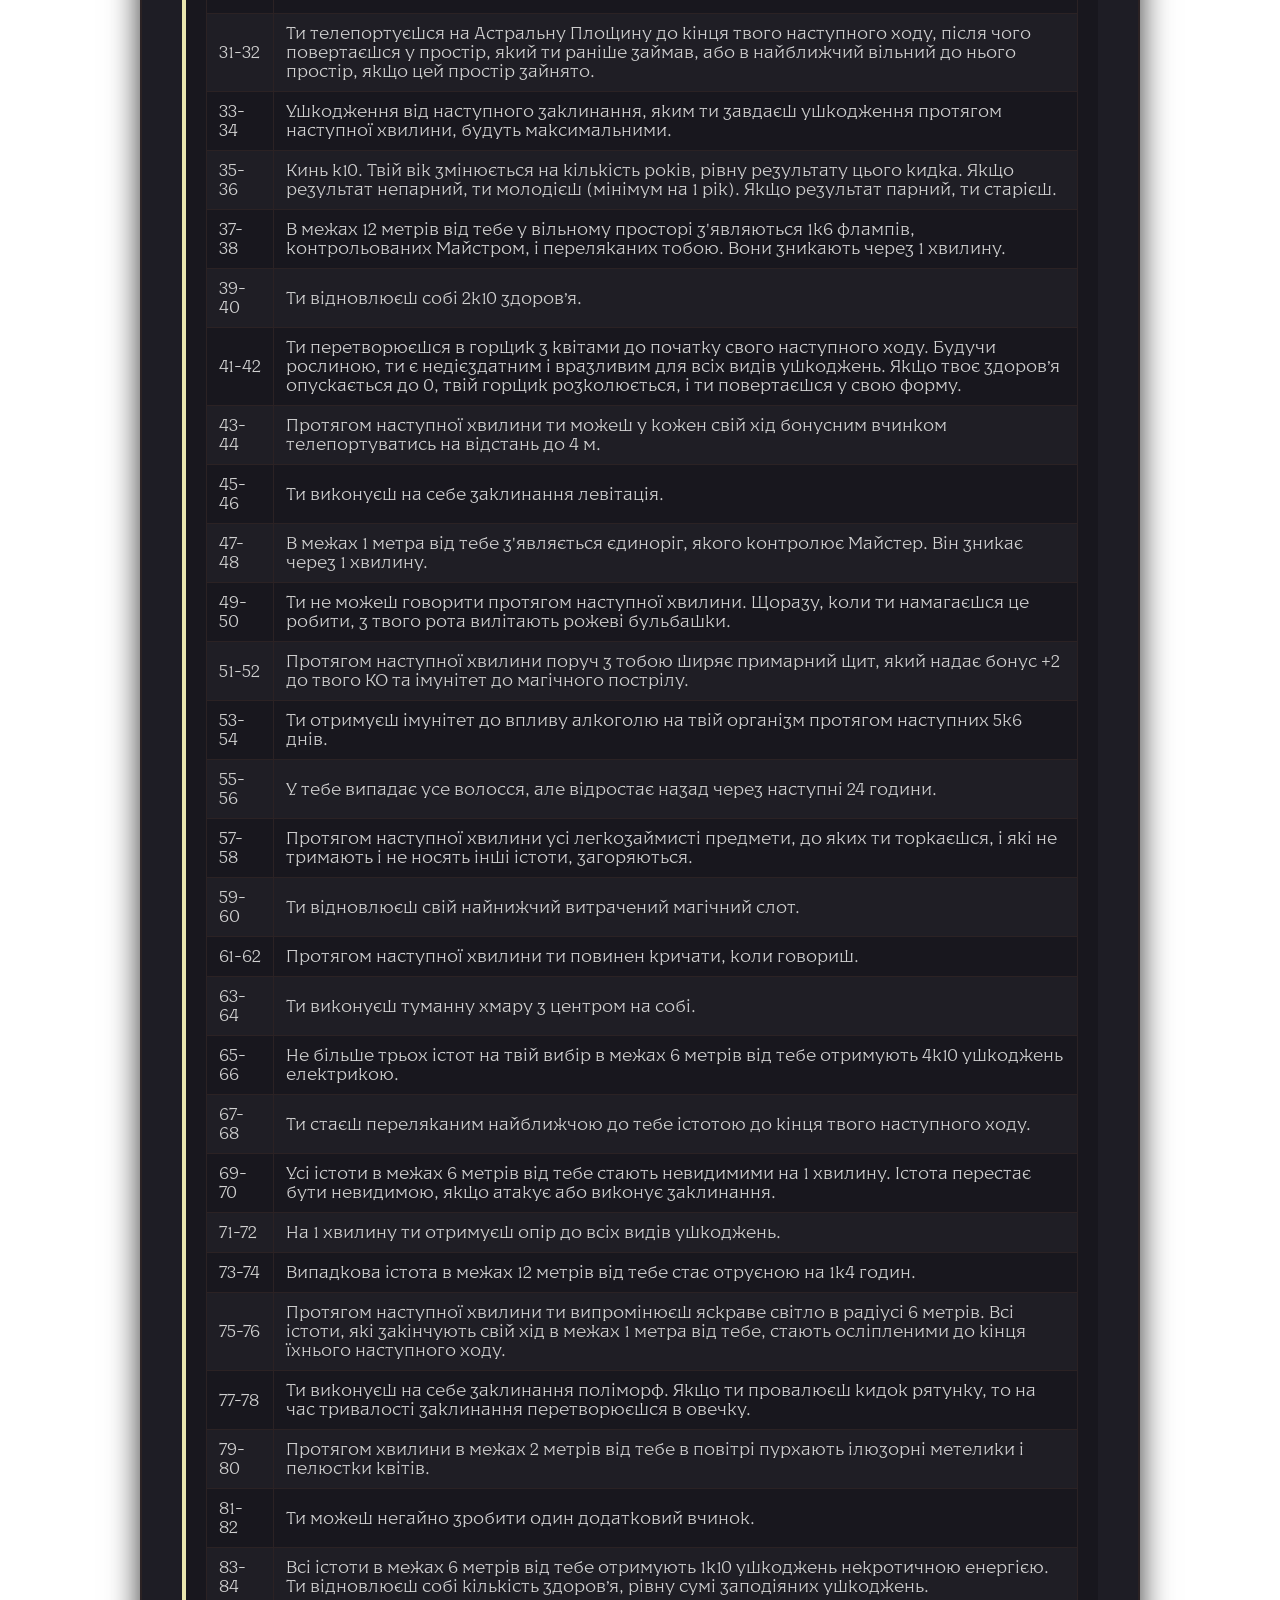
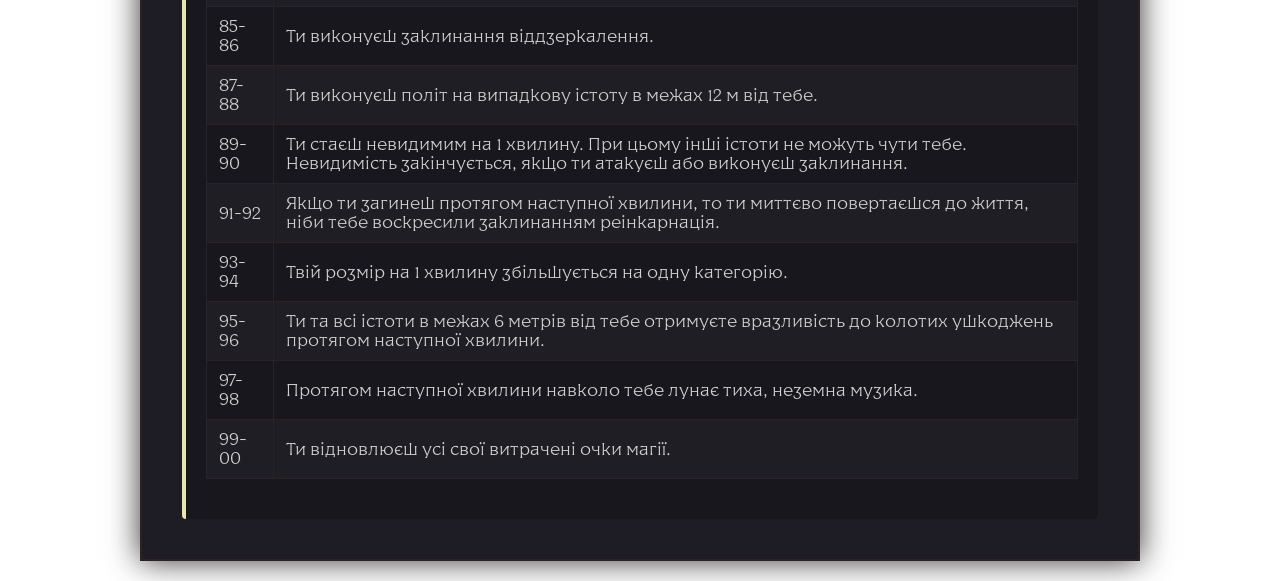
<file: docs/wiki/classes/sorcerer.html>
<!DOCTYPE html>
<html lang="uk">
<head>
    <meta charset="UTF-8">
    <meta name="viewport" content="width=device-width, initial-scale=1.0">
    <title>Чародій | D&D Довідник</title>
    <link rel="stylesheet" href="..\..\css\class-style.css"> 
</head>
<body>

    <div class="scroll">
        <a href="../../index.html" class="back-link">← Назад до Класів</a>

        <header class="class-header">
            <h1>Чародій</h1>
            <p class="epic-quote">"U R MY SPECIAL"</p>
        </header>

        <section class="class-section">
            <div class="table-responsive">
                <table class="dnd-table">
                    <thead>
                        <tr>
                            <th>Рівень</th>
                            <th>Бонус Майст.</th>
                            <th>Очки магії</th>
                            <th>Особливості</th>
                            <th>Відомі замовляння</th>
                            <th>Відомі заклинання</th>
                            <th>1</th>
                            <th>2</th>
                            <th>3</th>
                            <th>4</th>
                            <th>5</th>
                            <th>6</th>
                            <th>7</th>
                            <th>8</th>
                            <th>9</th>
                        </tr>
                    </thead>
                    <tbody>
                        <tr><td>1</td><td>+2</td><td>-</td><td>Виконання заклинань, Магічне походження</td><td>4</td><td>2</td><td>2</td><td>-</td><td>-</td><td>-</td><td>-</td><td>-</td><td>-</td><td>-</td><td>-</td></tr>
                        <tr><td>2</td><td>+2</td><td>2</td><td>Джерело магії</td><td>4</td><td>3</td><td>3</td><td>-</td><td>-</td><td>-</td><td>-</td><td>-</td><td>-</td><td>-</td><td>-</td></tr>
                        <tr><td>3</td><td>+2</td><td>3</td><td>Метамагія</td><td>4</td><td>4</td><td>4</td><td>2</td><td>-</td><td>-</td><td>-</td><td>-</td><td>-</td><td>-</td><td>-</td></tr>
                        <tr><td>4</td><td>+2</td><td>4</td><td>Підвищення характеристик</td><td>5</td><td>5</td><td>4</td><td>3</td><td>-</td><td>-</td><td>-</td><td>-</td><td>-</td><td>-</td><td>-</td></tr>
                        <tr><td>5</td><td>+3</td><td>5</td><td>-</td><td>5</td><td>6</td><td>4</td><td>3</td><td>2</td><td>-</td><td>-</td><td>-</td><td>-</td><td>-</td><td>-</td></tr>
                        <tr><td>6</td><td>+3</td><td>6</td><td>Уміння Магічного походження</td><td>5</td><td>7</td><td>4</td><td>3</td><td>3</td><td>-</td><td>-</td><td>-</td><td>-</td><td>-</td><td>-</td></tr>
                        <tr><td>7</td><td>+3</td><td>7</td><td>-</td><td>5</td><td>8</td><td>4</td><td>3</td><td>3</td><td>1</td><td>-</td><td>-</td><td>-</td><td>-</td><td>-</td></tr>
                        <tr><td>8</td><td>+3</td><td>8</td><td>Підвищення характеристик</td><td>5</td><td>9</td><td>4</td><td>3</td><td>3</td><td>2</td><td>-</td><td>-</td><td>-</td><td>-</td><td>-</td></tr>
                        <tr><td>9</td><td>+4</td><td>9</td><td>-</td><td>5</td><td>10</td><td>4</td><td>3</td><td>3</td><td>3</td><td>1</td><td>-</td><td>-</td><td>-</td><td>-</td></tr>
                        <tr><td>10</td><td>+4</td><td>10</td><td>Метамагія</td><td>5</td><td>11</td><td>4</td><td>3</td><td>3</td><td>3</td><td>2</td><td>-</td><td>-</td><td>-</td><td>-</td></tr>
                        <tr><td>11</td><td>+4</td><td>11</td><td>-</td><td>6</td><td>12</td><td>4</td><td>3</td><td>3</td><td>3</td><td>2</td><td>1</td><td>-</td><td>-</td><td>-</td></tr>
                        <tr><td>12</td><td>+4</td><td>12</td><td>Підвищення характеристик</td><td>6</td><td>12</td><td>4</td><td>3</td><td>3</td><td>3</td><td>2</td><td>1</td><td>-</td><td>-</td><td>-</td></tr>
                        <tr><td>13</td><td>+5</td><td>13</td><td>-</td><td>6</td><td>13</td><td>4</td><td>3</td><td>3</td><td>3</td><td>2</td><td>1</td><td>1</td><td>-</td><td>-</td></tr>
                        <tr><td>14</td><td>+5</td><td>14</td><td>Уміння Магічного походження</td><td>6</td><td>13</td><td>4</td><td>3</td><td>3</td><td>3</td><td>2</td><td>1</td><td>1</td><td>-</td><td>-</td></tr>
                        <tr><td>15</td><td>+5</td><td>15</td><td>-</td><td>6</td><td>14</td><td>4</td><td>3</td><td>3</td><td>3</td><td>2</td><td>1</td><td>1</td><td>1</td><td>-</td></tr>
                        <tr><td>16</td><td>+5</td><td>16</td><td>Підвищення характеристик</td><td>6</td><td>14</td><td>4</td><td>3</td><td>3</td><td>3</td><td>2</td><td>1</td><td>1</td><td>1</td><td>-</td></tr>
                        <tr><td>17</td><td>+6</td><td>17</td><td>Метамагія</td><td>6</td><td>15</td><td>4</td><td>3</td><td>3</td><td>3</td><td>2</td><td>1</td><td>1</td><td>1</td><td>1</td></tr>
                        <tr><td>18</td><td>+6</td><td>18</td><td>Уміння Магічного походження</td><td>6</td><td>15</td><td>4</td><td>3</td><td>3</td><td>3</td><td>3</td><td>1</td><td>1</td><td>1</td><td>1</td></tr>
                        <tr><td>19</td><td>+6</td><td>19</td><td>Підвищення характеристик</td><td>6</td><td>15</td><td>4</td><td>3</td><td>3</td><td>3</td><td>3</td><td>2</td><td>1</td><td>1</td><td>1</td></tr>
                        <tr><td>20</td><td>+6</td><td>20</td><td>Магічне поновлення</td><td>6</td><td>15</td><td>4</td><td>3</td><td>3</td><td>3</td><td>3</td><td>2</td><td>2</td><td>1</td><td>1</td></tr>
                    </tbody>
                </table>
            </div>
        </section>

        <section class="class-section columns">
            <div class="column">
                <h2>Хіти (HP)</h2>
                <p><strong>Кістка хітів:</strong> 1к6 за кожен рівень чародія</p>
                <p><strong>Хіти на 1 рівні:</strong> 6 + ваш модифікатор Статури</p>
                <p><strong>Хіти на вищих рівнях:</strong> 1к6 (або 4) + ваш модифікатор Статури за кожен рівень чародія після 1-го</p>
            </div>

            <div class="column">
                <h2>Майстерності</h2>
                <p><strong>Броня:</strong> Немає</p>
                <p><strong>Зброя:</strong> Бойові посохи, дротики, кинджали, легкі арбалети, пращі</p>
                <p><strong>Інструменти:</strong> Немає</p>
                <p><strong>Рятівні кидки:</strong> Статура, Харизма</p>
                <p><strong>Навички:</strong> Виберіть дві з: Аналіз поведінки, Залякування, Містицизм, Обман, Переконливість, Релігія</p>
            </div>
        </section>

        <section class="class-section">
            <h2>Початкове спорядження</h2>
            <p>Ти починаєш з наступним спорядженням в додаток до спорядження, яке отримав за свою передісторію:</p>
            <ul class="wiki-list">
                <li>(а) легкий арбалет і 20 болтів або (б) будь-яка проста зброя</li>
                <li>(а) мішечок з компонентами або (б) магічний центр</li>
                <li>(а) набір дослідника підземель або (б) набір мандрівника</li>
                <li>Два кинджали</li>
            </ul>
        </section>

        <section class="class-section features">
            <h2>Особливості Класу</h2>
            
            <div class="feature-item">
                <h3>Виконання заклинань <span>(Рівень 1)</span></h3>
                <p>Певна подія у твоєму минулому або у житті твоїх батьків чи предків залишила на тобі сильний відбиток і зв’язала тебе з магією. Твої заклинання живить певне джерело магії, якого б походження воно не було. На 1 рівні ти знаєш чотири заговори на твій вибір зі списку заклинань чародія. Базовою характеристикою для виконання твоїх заклинань чародія є твоя Харизма. Ти можеш використовувати магічний центр в якості осередку магії для твоїх заклинань.</p>
            </div>

            <div class="feature-item">
                <h3>Магічне походження <span>(Рівень 1)</span></h3>
                <p>Вибери походження, завдяки якому твій персонаж-чародій черпає свою силу. Цей вибір надає тобі уміння на 1, 6, 14 та 18 рівнях.</p>
            </div>

            <div class="feature-item">
                <h3>Джерело магії <span>(Рівень 2)</span></h3>
                <p>На 2 рівні ти отримуєш доступ до внутрішнього джерела магії. Це джерело виражається в очках магії, які дозволяють тобі створювати різноманітні магічні ефекти. У тебе є 2 очка магії (їх кількість зростає з рівнями). Ти відновлюєш усі свої витрачені очки магії після того, як завершиш тривалий відпочинок.</p>
            </div>

            <div class="feature-item">
                <h3>Гнучке чаклунство та Створення магічних слотів <span>(Рівень 2)</span></h3>
                <p>Ти можеш витрачати очки магії, щоб отримувати додаткові магічні слоти, або навпаки, пожертвувати магічними слотами, щоб отримати очки магії. У свій хід ти можеш використати свій бонусний вчинок, щоб перетворити свої невитрачені очки магії у додаткові магічні слоти (до 5-го рівня включно). Створені цим способом магічні слоти зникають по завершенню тобою тривалого відпочинку.</p>
                <table class="dnd-table" style="width: 50%; margin: 10px 0;">
                    <thead>
                        <tr><th>Рівень магічного слота</th><th>Вартість очок магії</th></tr>
                    </thead>
                    <tbody>
                        <tr><td>1</td><td>2</td></tr>
                        <tr><td>2</td><td>3</td></tr>
                        <tr><td>3</td><td>5</td></tr>
                        <tr><td>4</td><td>6</td></tr>
                        <tr><td>5</td><td>7</td></tr>
                    </tbody>
                </table>
                <p><strong>Перетворення магічних слотів в очки магії:</strong> У свій хід ти можеш використати свій бонусний вчинок, щоб перетворити свій магічний слот у кількість одиниць магії, рівну рівню перетворюваного слота.</p>
            </div>

            <div class="feature-item">
                <h3>Метамагія <span>(Рівень 3, 10, 17)</span></h3>
                <p>На 3 рівні ти отримуєш здатність підлаштовувати заклинання під свої потреби. Ти вибираєш два варіанти Метамагії. На 10 і 17 рівні ти отримуєш ще по одному варіанту. При виконанні заклинання ти можеш використати тільки один варіант Метамагії, якщо в його описі не вказано протилежне.</p>
                <ul class="wiki-list">
                    <li><strong>Акуратне заклинання:</strong> Витративши 1 очко магії, ти можеш захистити кількість істот (рівну модифікатору Харизми, мін. 1) від ефекту твого заклинання. Вони автоматично досягають успіху при кидках рятунку.</li>
                    <li><strong>Дальнє заклинання:</strong> Витративши 1 очко магії, ти подвоюєш дистанцію заклинання (або збільшуєш дистанцію "дотик" до 6 метрів).</li>
                    <li><strong>Непоборне заклинання:</strong> Витративши 3 очка магії, одна з цілей отримує перешкоду на свій перший кидок рятунку від цього заклинання.</li>
                    <li><strong>Невловиме заклинання:</strong> Витративши 1 очко магії, ти виконуєш заклинання без словесного і тілесного компонентів.</li>
                    <li><strong>Подвоєне заклинання:</strong> Для заклинання, що націлене на одну істоту (не "на себе"), ти можеш витратити кількість очок магії, рівну його рівню (1 для заговорів), щоб націлити його на ще одну істоту в межах дальності.</li>
                    <li><strong>Посилене заклинання:</strong> Витративши 1 очко магії, ти можеш перекинути кубики ушкоджень (кількість рівна модифікатору Харизми, мін. 1). Ти мусиш використати нові значення. Можна комбінувати з іншими варіантами Метамагії.</li>
                    <li><strong>Прискорене заклинання:</strong> Витративши 2 очка магії, заклинання з часом виконання «1 вчинок» виконується як бонусний вчинок.</li>
                    <li><strong>Тривале заклинання:</strong> Витративши 1 очко магії, тривалість заклинання від 1 хвилини подвоюється (максимум до 24 годин).</li>
                </ul>
            </div>

            <div class="feature-item">
                <h3>Підвищення характеристик <span>(Рівень 4, 8, 12, 16, 19)</span></h3>
                <p>Ти можеш підвищити показник однієї зі своїх характеристик на 2 або показники двох характеристик на 1. Не можна підвищувати показник характеристики вище 20.</p>
            </div>

            <div class="feature-item">
                <h3>Магічне поновлення <span>(Рівень 20)</span></h3>
                <p>На 20 рівні ти відновлюєш 4 очка магії, коли завершуєш свій короткий відпочинок.</p>
            </div>
        </section>

        <section class="class-section subclasses">
            <h2>Підкласи: Магічне походження</h2>

            <div class="subclass-card">
                <h3>Драконівський Родовід</h3>
                <p>Твої вроджені чари походять від магії драконів, примішаної до твоєї крові, або успадкованої тобою. Найчастіше, чародії з таким джерелом сили можуть простежити свій родовід до могутніх чародіїв давнини, котрі укладали угоду з драконами або навіть називали себе нащадками драконів.</p>
                
                <ul class="wiki-list">
                    <li><strong>Спадщина драконів (Рівень 1):</strong> Вибираєш вид твого дракона-предка. Ти можеш говорити, читати і писати на драконівській мові. При перевірці Харизми під час взаємодії з драконами, твій бонус майстерності подвоюється.</li>
                </ul>
                <table class="dnd-table" style="width: 70%; margin: 10px 0;">
                    <thead>
                        <tr><th>Дракон</th><th>Вид ушкоджень</th></tr>
                    </thead>
                    <tbody>
                        <tr><td>Білий</td><td>Холодом</td></tr>
                        <tr><td>Бронзовий</td><td>Електрикою</td></tr>
                        <tr><td>Зелений</td><td>Отрутою</td></tr>
                        <tr><td>Золотий</td><td>Вогнем</td></tr>
                        <tr><td>Латунний</td><td>Вогнем</td></tr>
                        <tr><td>Мідний</td><td>Кислотою</td></tr>
                        <tr><td>Синій</td><td>Електрикою</td></tr>
                        <tr><td>Срібний</td><td>Холодом</td></tr>
                        <tr><td>Червоний</td><td>Вогнем</td></tr>
                        <tr><td>Чорний</td><td>Кислотою</td></tr>
                    </tbody>
                </table>
                <ul class="wiki-list">
                    <li><strong>Стійкість дракона (Рівень 1):</strong> Максимум твого здоров’я збільшується на 1 на 1-му рівні та ще на 1 за кожен рівень у цьому класі. Якщо ти не носиш обладунок, твій КО дорівнює 13 + модифікатор Вправності.</li>
                    <li><strong>Спорідненість зі стихією (Рівень 6):</strong> Якщо ти виконуєш заклинання, яке завдає ушкодження виду, пов’язаного з твоїм предком, ти додаєш свій модифікатор Харизми до ушкоджень. Витративши 1 очко магії, ти отримуєш опір до цього виду ушкоджень на 1 годину.</li>
                    <li><strong>Крила дракона (Рівень 14):</strong> Бонусним вчинком можеш створити драконівські крила, отримуючи швидкість польоту, рівну твоїй поточній швидкості. Вони існують, доки ти не розвієш їх.</li>
                    <li><strong>Образ дракона (Рівень 18):</strong> Витративши 5 очок магії (як вчинок), ти створюєш ауру страху або дивовижі в радіусі 12 метрів на 1 хвилину. Вороги в аурі мають зробити кидок рятунку Мудрості, інакше стануть причарованими або переляканими.</li>
                </ul>
            </div>
            
            <div class="subclass-card">
                <h3>Дика Магія</h3>
                <p>Твоя магія походить від диких сил хаосу, які лежать в основі світотворення. Можливо, тебе благословили феї або відзначили демони, або ж твоя магія є випадковістю. Незалежно від її походження, хаотична магія вирує всередині тебе, в будь-яку мить готова вирватися назовні.</p>
                
                <ul class="wiki-list">
                    <li><strong>Хвиля дикої магії (Рівень 1):</strong> Після виконання заклинання 1+ рівня, Майстер може попросити кинути 1к20. Якщо випадає 1, кидається 1к100 по таблиці "Хвиля Дикої Магії". На це заклинання не впливає Метамагія і воно не потребує концентрації.</li>
                    <li><strong>Хвилі хаосу (Рівень 1):</strong> Можеш отримати перевагу для одного кидка атаки, перевірки або рятунку. Відновлюється після тривалого відпочинку або якщо Майстер попросить кинути таблицю Дикої Магії при виконанні заклинання.</li>
                    <li><strong>Служба удачі (Рівень 6):</strong> Коли інша істота робить кидок, ти можеш витратити свою реакцію та 2 очка магії, щоб кинути 1к4 і додати або відняти цей результат від кидка істоти.</li>
                    <li><strong>Контрольований хаос (Рівень 14):</strong> Щоразу, коли робиш кидок по таблиці Дикої Магії, можеш кинути двічі та обрати будь-який результат.</li>
                    <li><strong>Руйнівні заклинання (Рівень 18):</strong> Коли на кубику ушкоджень заклинання випадає максимум, ти можеш обрати один такий кубик і кинути його ще раз, додаючи результат до ушкоджень. Один раз за хід.</li>
                </ul>

                <h4>Таблиця «Хвиля Дикої Магії»</h4>
                <div class="table-responsive">
                    <table class="dnd-table">
                        <thead>
                            <tr><th>к100</th><th>Ефект</th></tr>
                        </thead>
                        <tbody>
                            <tr><td>01-02</td><td>Здійснюй кидок по цій таблиці на початку кожного свого ходу протягом наступної хвилини, ігноруючи результат «01-02».</td></tr>
                            <tr><td>03-04</td><td>Протягом хвилини ти можеш бачити невидимих істот, якщо такі знаходяться в полі твого зору.</td></tr>
                            <tr><td>05-06</td><td>У вільному просторі в межах 1 метра від тебе з'являється модрон, якого обирає і контролює Майстер. Цей модрон зникає через 1 хвилину.</td></tr>
                            <tr><td>07-08</td><td>Ти виконуєш вогняну кулю як заклинання 3 рівня, з центром на собі.</td></tr>
                            <tr><td>09-10</td><td>Ти виконуєш магічний постріл як заклинання 5 рівня.</td></tr>
                            <tr><td>11-12</td><td>Кинь к20. Твій зріст змінюється на кількість сантиметрів, рівну результату цього кидка. Якщо результат непарний, ти зменшуєшся, а якщо парний — ростеш.</td></tr>
                            <tr><td>13-14</td><td>Ти виконуєш заклинання збентеження з центром на собі.</td></tr>
                            <tr><td>15-16</td><td>Протягом наступної хвилини на початку кожного твого ходу ти відновлюєш собі по 5 здоров’я.</td></tr>
                            <tr><td>17-18</td><td>У тебе виростає довга борода з пір'я, яка залишається, доки ти не чхнеш, і в цей момент пір'я розлітається в усі сторони.</td></tr>
                            <tr><td>19-20</td><td>Ти виконуєш заклинання ковзкість з центром на собі.</td></tr>
                            <tr><td>21-22</td><td>Істоти отримують перешкоду на кидки рятунку від наступного заклинання, яке ти виконаєш протягом наступної хвилини, і яке вимагає зробити кидок рятунку.</td></tr>
                            <tr><td>23-24</td><td>Твоя шкіра забарвлюється в яскраво-синій колір. Заклинання зняття прокляття скасовує цей ефект.</td></tr>
                            <tr><td>25-26</td><td>На твоєму лобі на хвилину з'являється око. Протягом цього часу, ти отримуєш перевагу на свої перевірки Мудрості (Уважності), які покладаються на зір.</td></tr>
                            <tr><td>27-28</td><td>Протягом наступної хвилини усі твої заклинання з часом виконання «1 вчинок» можуть натомість бути виконані бонусними вчинками.</td></tr>
                            <tr><td>29-30</td><td>Ти телепортуєшся на відстань до 12 метрів у вільний простір на твій вибір, який бачиш.</td></tr>
                            <tr><td>31-32</td><td>Ти телепортуєшся на Астральну Площину до кінця твого наступного ходу, після чого повертаєшся у простір, який ти раніше займав, або в найближчий вільний до нього простір, якщо цей простір зайнято.</td></tr>
                            <tr><td>33-34</td><td>Ушкодження від наступного заклинання, яким ти завдаєш ушкодження протягом наступної хвилини, будуть максимальними.</td></tr>
                            <tr><td>35-36</td><td>Кинь к10. Твій вік змінюється на кількість років, рівну результату цього кидка. Якщо результат непарний, ти молодієш (мінімум на 1 рік). Якщо результат парний, ти старієш.</td></tr>
                            <tr><td>37-38</td><td>В межах 12 метрів від тебе у вільному просторі з'являються 1к6 флампів, контрольованих Майстром, і переляканих тобою. Вони зникають через 1 хвилину.</td></tr>
                            <tr><td>39-40</td><td>Ти відновлюєш собі 2к10 здоров’я.</td></tr>
                            <tr><td>41-42</td><td>Ти перетворюєшся в горщик з квітами до початку свого наступного ходу. Будучи рослиною, ти є недієздатним і вразливим для всіх видів ушкоджень. Якщо твоє здоров’я опускається до 0, твій горщик розколюється, і ти повертаєшся у свою форму.</td></tr>
                            <tr><td>43-44</td><td>Протягом наступної хвилини ти можеш у кожен свій хід бонусним вчинком телепортуватись на відстань до 4 м.</td></tr>
                            <tr><td>45-46</td><td>Ти виконуєш на себе заклинання левітація.</td></tr>
                            <tr><td>47-48</td><td>В межах 1 метра від тебе з'являється єдиноріг, якого контролює Майстер. Він зникає через 1 хвилину.</td></tr>
                            <tr><td>49-50</td><td>Ти не можеш говорити протягом наступної хвилини. Щоразу, коли ти намагаєшся це робити, з твого рота вилітають рожеві бульбашки.</td></tr>
                            <tr><td>51-52</td><td>Протягом наступної хвилини поруч з тобою ширяє примарний щит, який надає бонус +2 до твого КО та імунітет до магічного пострілу.</td></tr>
                            <tr><td>53-54</td><td>Ти отримуєш імунітет до впливу алкоголю на твій організм протягом наступних 5к6 днів.</td></tr>
                            <tr><td>55-56</td><td>У тебе випадає усе волосся, але відростає назад через наступні 24 години.</td></tr>
                            <tr><td>57-58</td><td>Протягом наступної хвилини усі легкозаймисті предмети, до яких ти торкаєшся, і які не тримають і не носять інші істоти, загоряються.</td></tr>
                            <tr><td>59-60</td><td>Ти відновлюєш свій найнижчий витрачений магічний слот.</td></tr>
                            <tr><td>61-62</td><td>Протягом наступної хвилини ти повинен кричати, коли говориш.</td></tr>
                            <tr><td>63-64</td><td>Ти виконуєш туманну хмару з центром на собі.</td></tr>
                            <tr><td>65-66</td><td>Не більше трьох істот на твій вибір в межах 6 метрів від тебе отримують 4к10 ушкоджень електрикою.</td></tr>
                            <tr><td>67-68</td><td>Ти стаєш переляканим найближчою до тебе істотою до кінця твого наступного ходу.</td></tr>
                            <tr><td>69-70</td><td>Усі істоти в межах 6 метрів від тебе стають невидимими на 1 хвилину. Істота перестає бути невидимою, якщо атакує або виконує заклинання.</td></tr>
                            <tr><td>71-72</td><td>На 1 хвилину ти отримуєш опір до всіх видів ушкоджень.</td></tr>
                            <tr><td>73-74</td><td>Випадкова істота в межах 12 метрів від тебе стає отруєною на 1к4 годин.</td></tr>
                            <tr><td>75-76</td><td>Протягом наступної хвилини ти випромінюєш яскраве світло в радіусі 6 метрів. Всі істоти, які закінчують свій хід в межах 1 метра від тебе, стають осліпленими до кінця їхнього наступного ходу.</td></tr>
                            <tr><td>77-78</td><td>Ти виконуєш на себе заклинання поліморф. Якщо ти провалюєш кидок рятунку, то на час тривалості заклинання перетворюєшся в овечку.</td></tr>
                            <tr><td>79-80</td><td>Протягом хвилини в межах 2 метрів від тебе в повітрі пурхають ілюзорні метелики і пелюстки квітів.</td></tr>
                            <tr><td>81-82</td><td>Ти можеш негайно зробити один додатковий вчинок.</td></tr>
                            <tr><td>83-84</td><td>Всі істоти в межах 6 метрів від тебе отримують 1к10 ушкоджень некротичною енергією. Ти відновлюєш собі кількість здоров’я, рівну сумі заподіяних ушкоджень.</td></tr>
                            <tr><td>85-86</td><td>Ти виконуєш заклинання віддзеркалення.</td></tr>
                            <tr><td>87-88</td><td>Ти виконуєш політ на випадкову істоту в межах 12 м від тебе.</td></tr>
                            <tr><td>89-90</td><td>Ти стаєш невидимим на 1 хвилину. При цьому інші істоти не можуть чути тебе. Невидимість закінчується, якщо ти атакуєш або виконуєш заклинання.</td></tr>
                            <tr><td>91-92</td><td>Якщо ти загинеш протягом наступної хвилини, то ти миттєво повертаєшся до життя, ніби тебе воскресили заклинанням реінкарнація.</td></tr>
                            <tr><td>93-94</td><td>Твій розмір на 1 хвилину збільшується на одну категорію.</td></tr>
                            <tr><td>95-96</td><td>Ти та всі істоти в межах 6 метрів від тебе отримуєте вразливість до колотих ушкоджень протягом наступної хвилини.</td></tr>
                            <tr><td>97-98</td><td>Протягом наступної хвилини навколо тебе лунає тиха, неземна музика.</td></tr>
                            <tr><td>99-00</td><td>Ти відновлюєш усі свої витрачені очки магії.</td></tr>
                        </tbody>
                    </table>
                </div>
            </div>
        </section>

    </div>
</body>
</html>
</file>
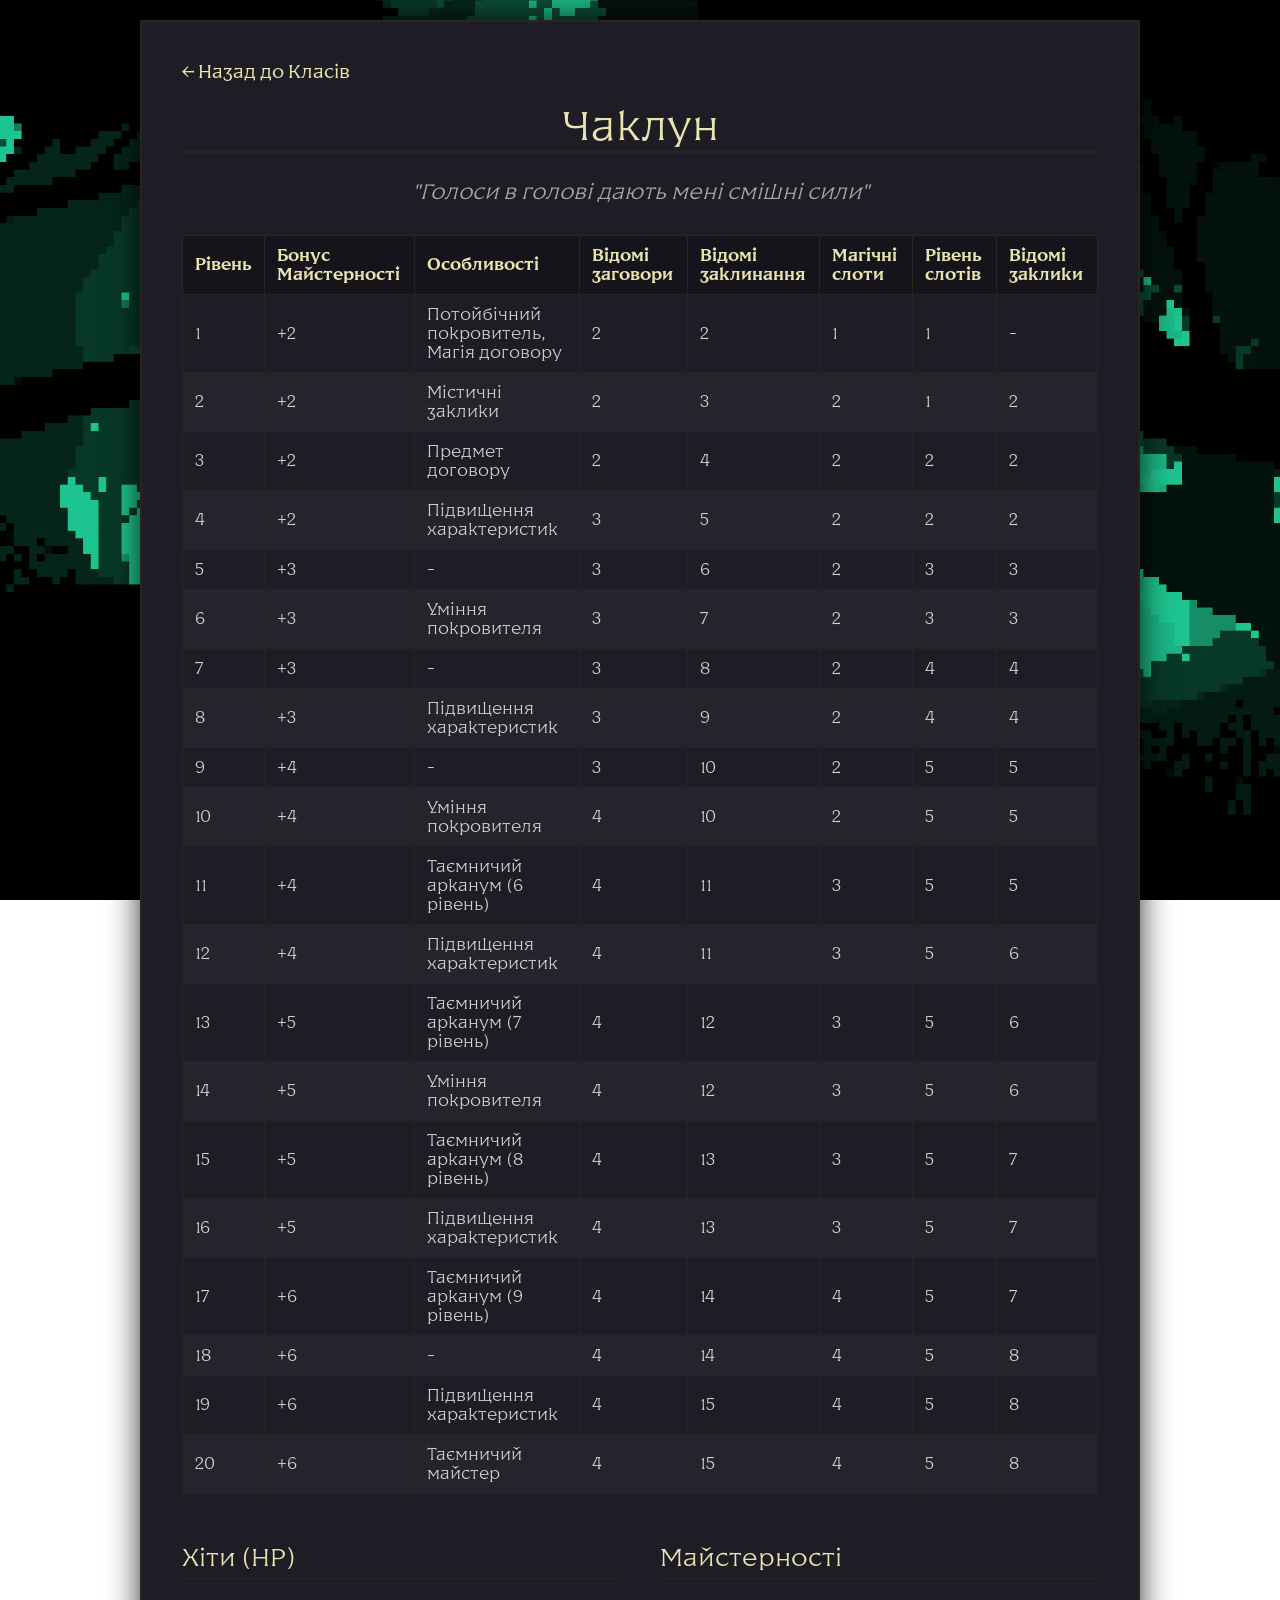
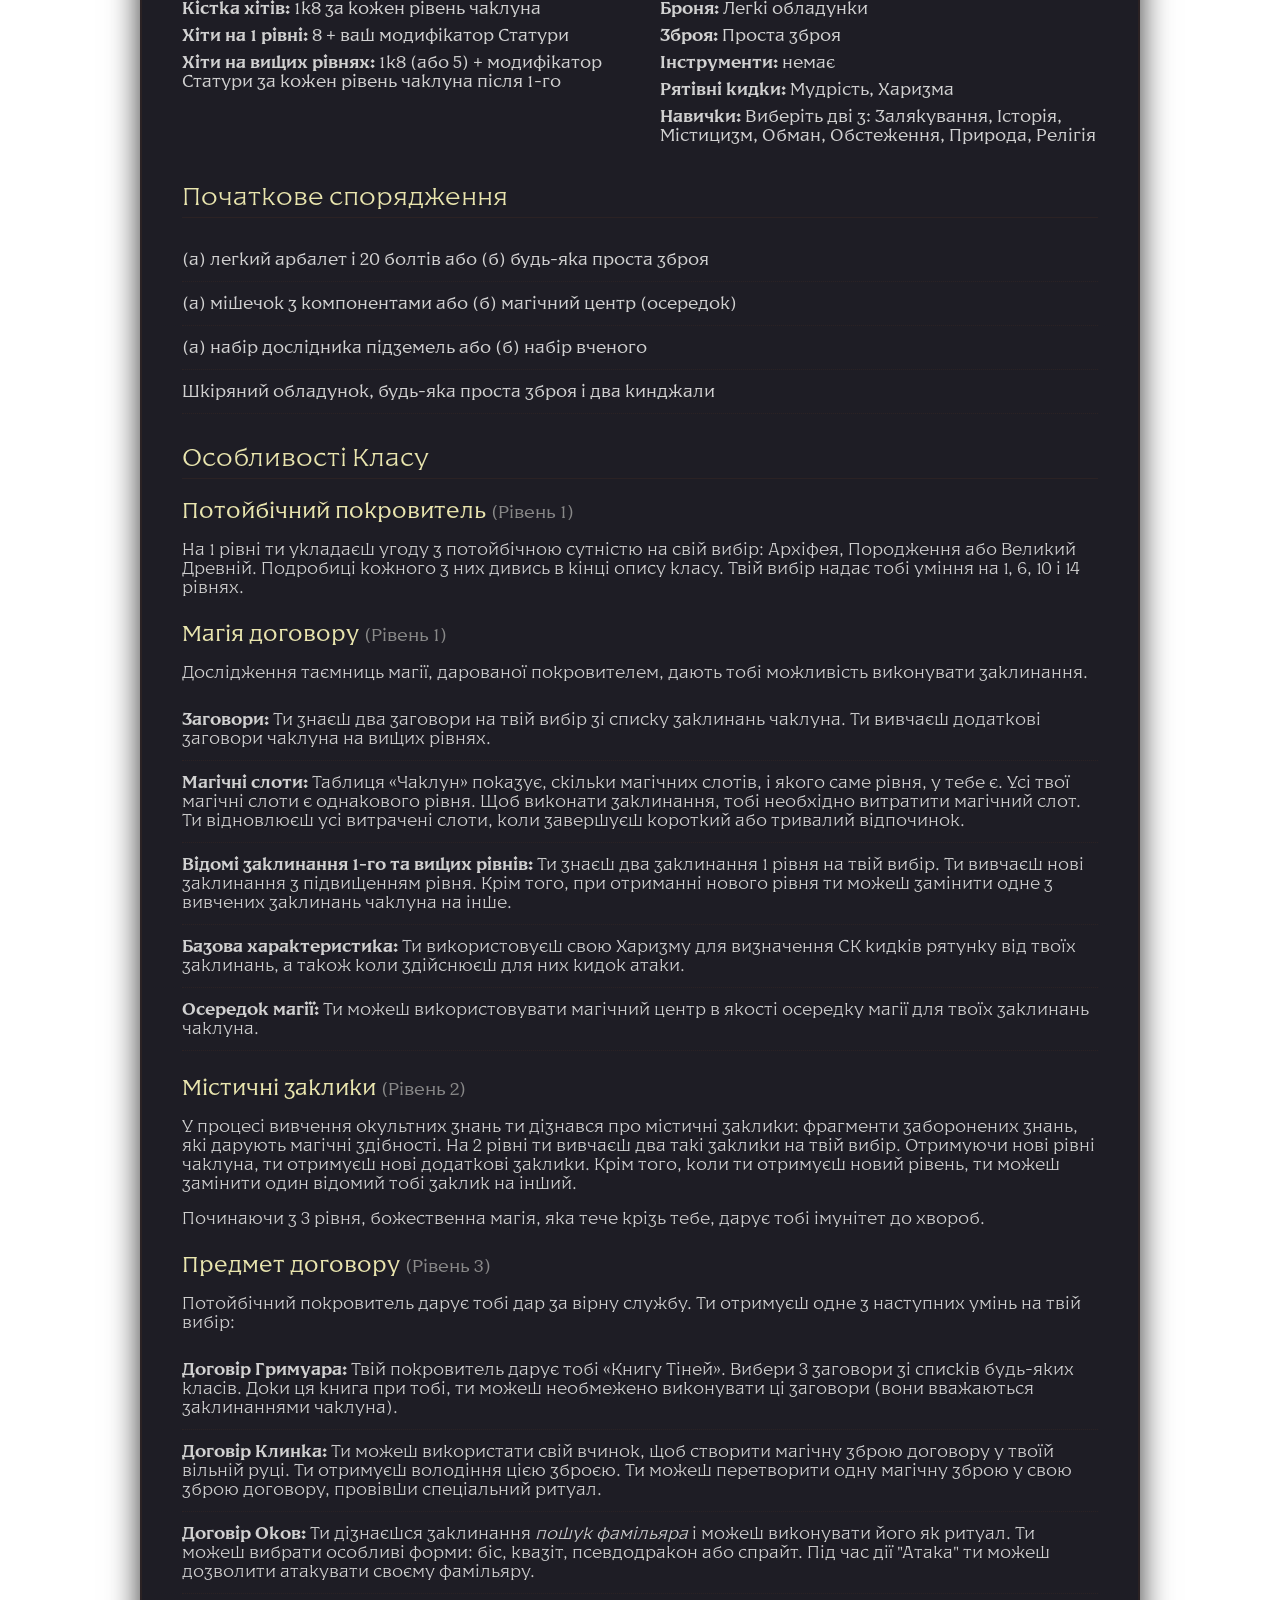
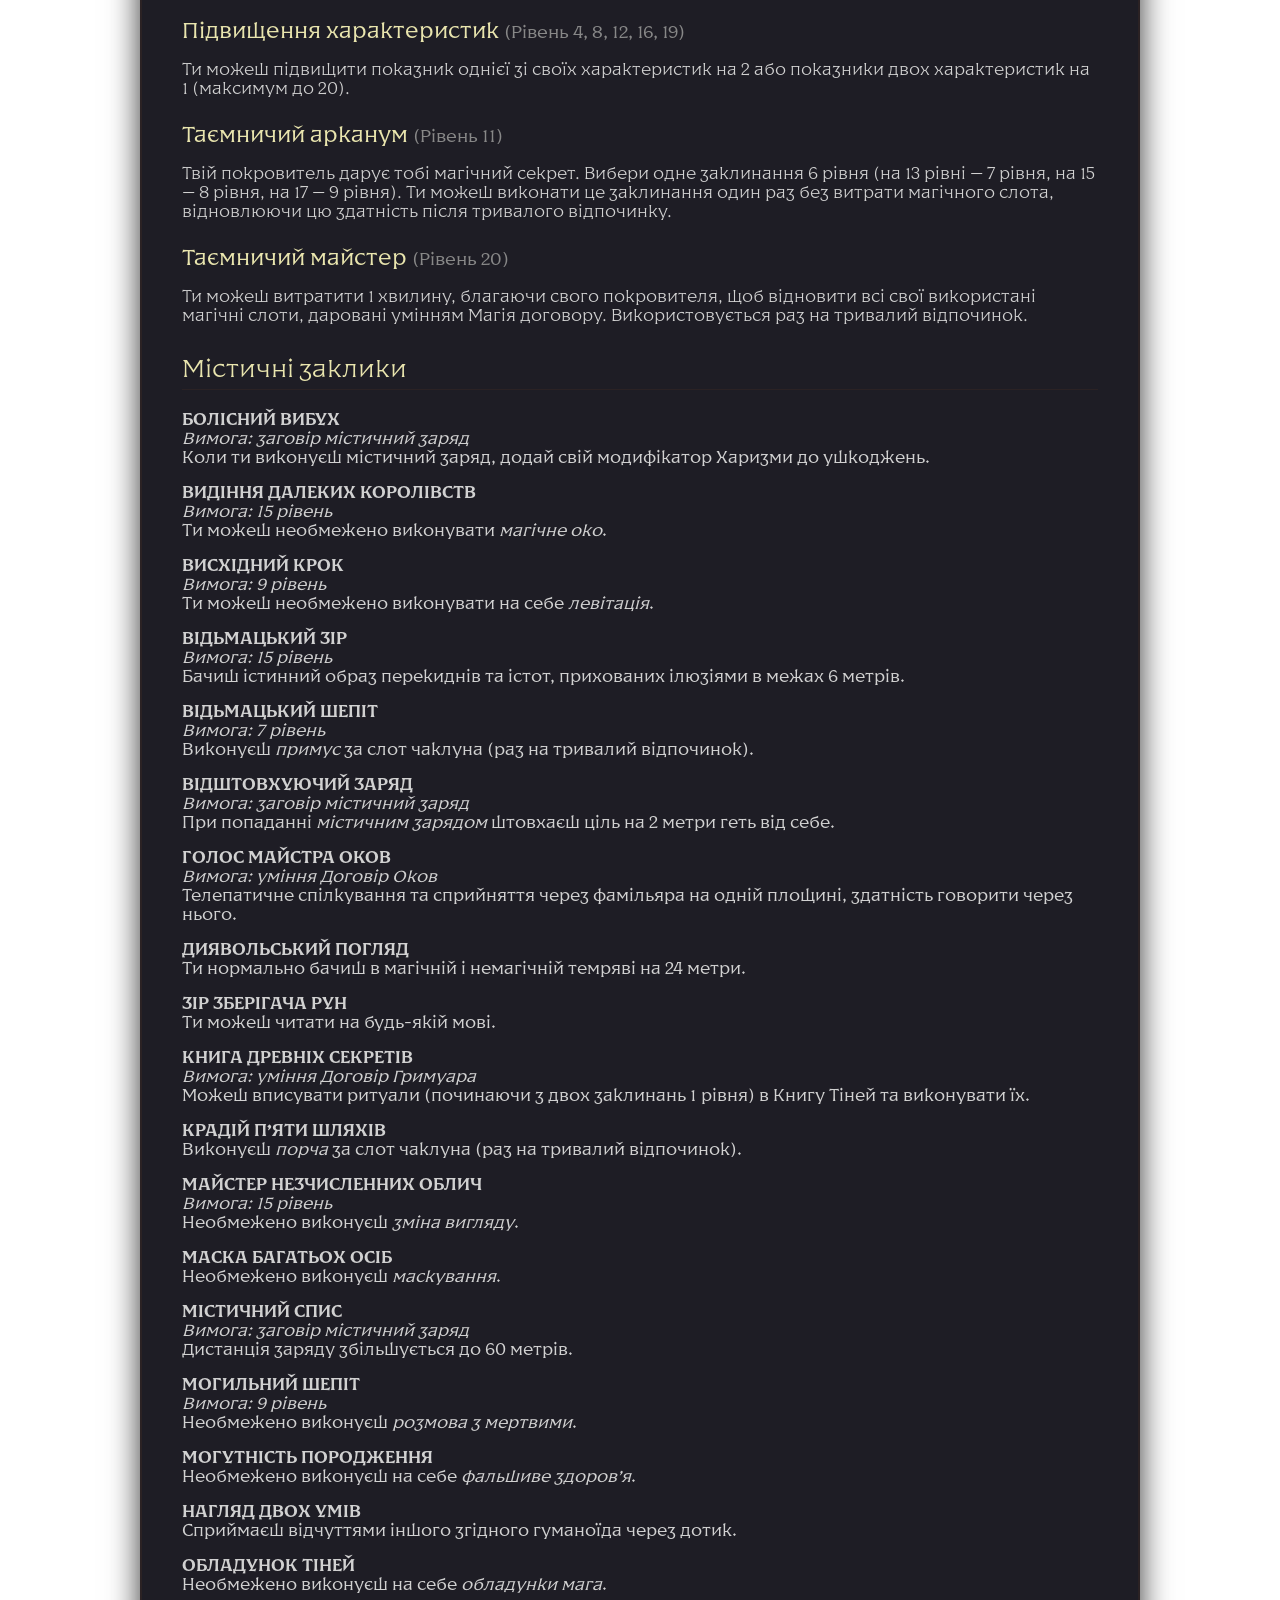
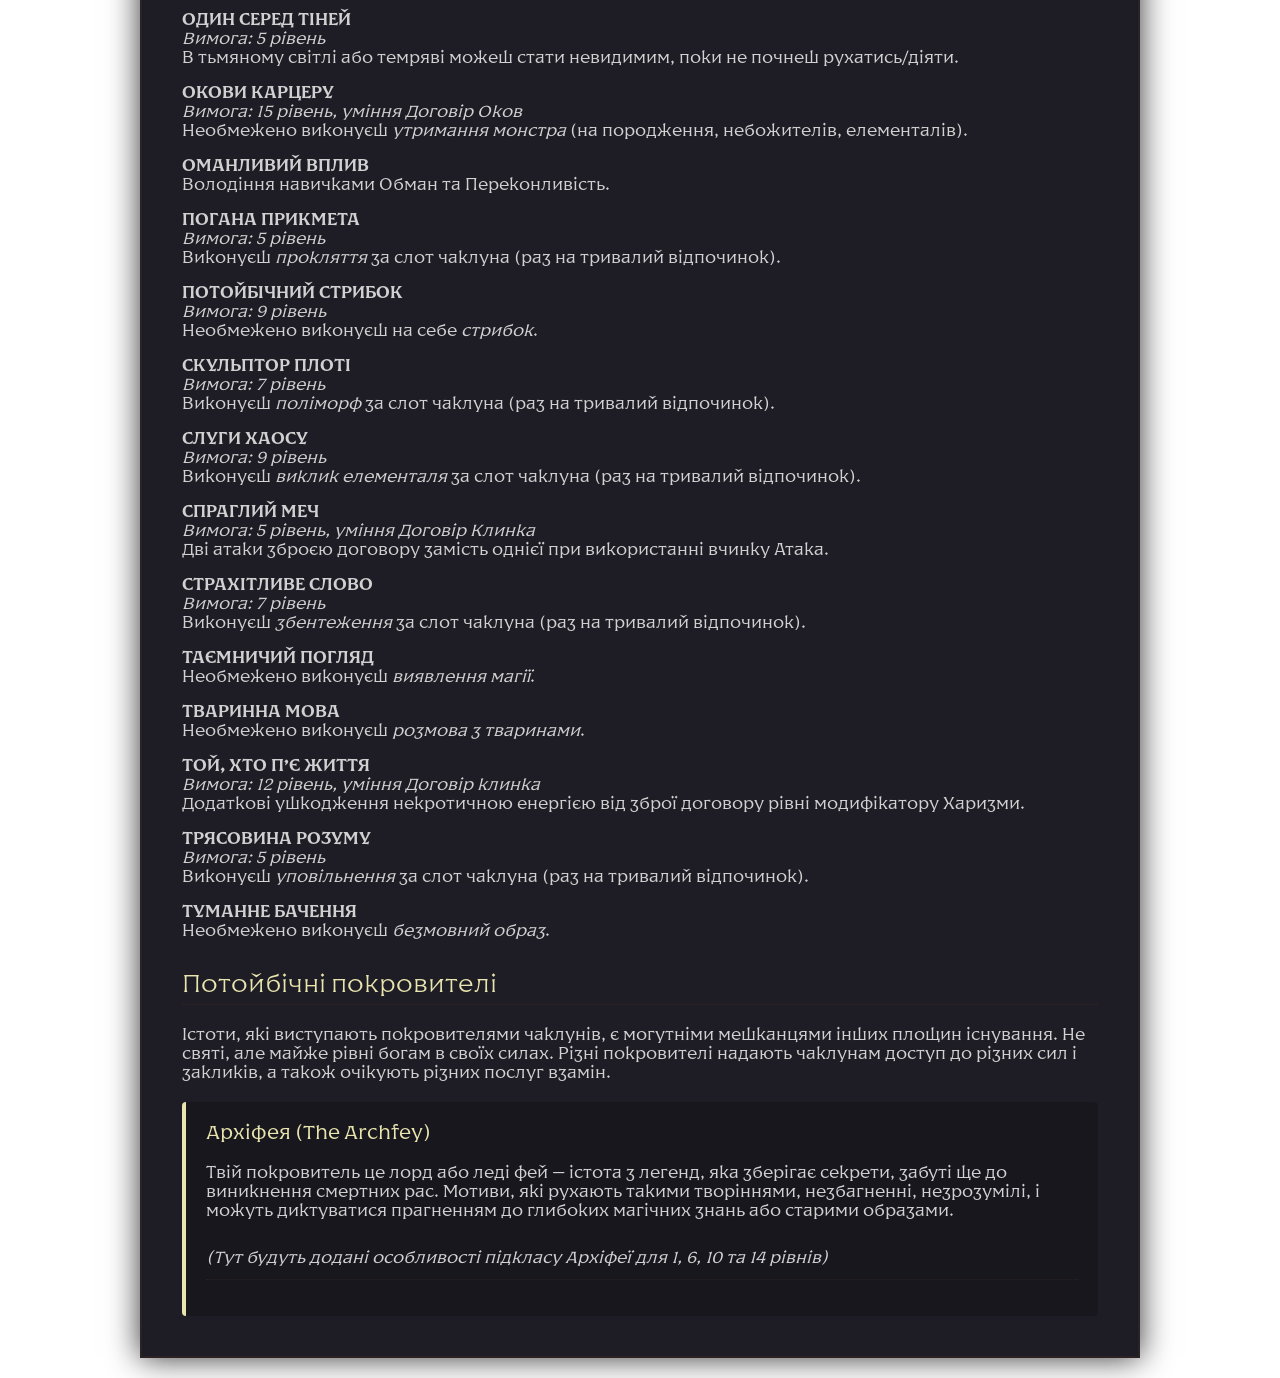
<file: docs/wiki/classes/warlock.html>
<!DOCTYPE html>
<html lang="uk">
<head>
    <meta charset="UTF-8">
    <meta name="viewport" content="width=device-width, initial-scale=1.0">
    <title>Чаклун | D&D Довідник</title>
    <link rel="stylesheet" href="../../css/class-style.css"> 
</head>
<body>

    <div class="scroll">
        <a href="../../index.html" class="back-link">← Назад до Класів</a>

        <header class="class-header">
            <h1>Чаклун</h1>
            <p class="epic-quote">"Голоси в голові дають мені смішні сили"</p>
        </header>

        <section class="class-section">
            <div class="table-responsive">
                <table class="dnd-table">
                    <thead>
                        <tr>
                            <th>Рівень</th>
                            <th>Бонус Майстерності</th>
                            <th>Особливості</th>
                            <th>Відомі заговори</th>
                            <th>Відомі заклинання</th>
                            <th>Магічні слоти</th>
                            <th>Рівень слотів</th>
                            <th>Відомі заклики</th>
                        </tr>
                    </thead>
                    <tbody>
                        <tr><td>1</td><td>+2</td><td>Потойбічний покровитель, Магія договору</td><td>2</td><td>2</td><td>1</td><td>1</td><td>-</td></tr>
                        <tr><td>2</td><td>+2</td><td>Містичні заклики</td><td>2</td><td>3</td><td>2</td><td>1</td><td>2</td></tr>
                        <tr><td>3</td><td>+2</td><td>Предмет договору</td><td>2</td><td>4</td><td>2</td><td>2</td><td>2</td></tr>
                        <tr><td>4</td><td>+2</td><td>Підвищення характеристик</td><td>3</td><td>5</td><td>2</td><td>2</td><td>2</td></tr>
                        <tr><td>5</td><td>+3</td><td>-</td><td>3</td><td>6</td><td>2</td><td>3</td><td>3</td></tr>
                        <tr><td>6</td><td>+3</td><td>Уміння покровителя</td><td>3</td><td>7</td><td>2</td><td>3</td><td>3</td></tr>
                        <tr><td>7</td><td>+3</td><td>-</td><td>3</td><td>8</td><td>2</td><td>4</td><td>4</td></tr>
                        <tr><td>8</td><td>+3</td><td>Підвищення характеристик</td><td>3</td><td>9</td><td>2</td><td>4</td><td>4</td></tr>
                        <tr><td>9</td><td>+4</td><td>-</td><td>3</td><td>10</td><td>2</td><td>5</td><td>5</td></tr>
                        <tr><td>10</td><td>+4</td><td>Уміння покровителя</td><td>4</td><td>10</td><td>2</td><td>5</td><td>5</td></tr>
                        <tr><td>11</td><td>+4</td><td>Таємничий арканум (6 рівень)</td><td>4</td><td>11</td><td>3</td><td>5</td><td>5</td></tr>
                        <tr><td>12</td><td>+4</td><td>Підвищення характеристик</td><td>4</td><td>11</td><td>3</td><td>5</td><td>6</td></tr>
                        <tr><td>13</td><td>+5</td><td>Таємничий арканум (7 рівень)</td><td>4</td><td>12</td><td>3</td><td>5</td><td>6</td></tr>
                        <tr><td>14</td><td>+5</td><td>Уміння покровителя</td><td>4</td><td>12</td><td>3</td><td>5</td><td>6</td></tr>
                        <tr><td>15</td><td>+5</td><td>Таємничий арканум (8 рівень)</td><td>4</td><td>13</td><td>3</td><td>5</td><td>7</td></tr>
                        <tr><td>16</td><td>+5</td><td>Підвищення характеристик</td><td>4</td><td>13</td><td>3</td><td>5</td><td>7</td></tr>
                        <tr><td>17</td><td>+6</td><td>Таємничий арканум (9 рівень)</td><td>4</td><td>14</td><td>4</td><td>5</td><td>7</td></tr>
                        <tr><td>18</td><td>+6</td><td>-</td><td>4</td><td>14</td><td>4</td><td>5</td><td>8</td></tr>
                        <tr><td>19</td><td>+6</td><td>Підвищення характеристик</td><td>4</td><td>15</td><td>4</td><td>5</td><td>8</td></tr>
                        <tr><td>20</td><td>+6</td><td>Таємничий майстер</td><td>4</td><td>15</td><td>4</td><td>5</td><td>8</td></tr>
                    </tbody>
                </table>
            </div>
        </section>

        <section class="class-section columns">
            <div class="column">
                <h2>Хіти (HP)</h2>
                <p><strong>Кістка хітів:</strong> 1к8 за кожен рівень чаклуна</p>
                <p><strong>Хіти на 1 рівні:</strong> 8 + ваш модифікатор Статури</p>
                <p><strong>Хіти на вищих рівнях:</strong> 1к8 (або 5) + модифікатор Статури за кожен рівень чаклуна після 1-го</p>
            </div>

            <div class="column">
                <h2>Майстерності</h2>
                <p><strong>Броня:</strong> Легкі обладунки</p>
                <p><strong>Зброя:</strong> Проста зброя</p>
                <p><strong>Інструменти:</strong> немає</p>
                <p><strong>Рятівні кидки:</strong> Мудрість, Харизма</p>
                <p><strong>Навички:</strong> Виберіть дві з: Залякування, Історія, Містицизм, Обман, Обстеження, Природа, Релігія</p>
            </div>
        </section>

        <section class="class-section">
            <h2>Початкове спорядження</h2>
            <ul class="wiki-list">
                <li>(а) легкий арбалет і 20 болтів або (б) будь-яка проста зброя</li>
                <li>(а) мішечок з компонентами або (б) магічний центр (осередок)</li>
                <li>(а) набір дослідника підземель або (б) набір вченого</li>
                <li>Шкіряний обладунок, будь-яка проста зброя і два кинджали</li>
            </ul>
        </section>

        <section class="class-section features">
            <h2>Особливості Класу</h2>
            
            <div class="feature-item">
                <h3>Потойбічний покровитель <span>(Рівень 1)</span></h3>
                <p>На 1 рівні ти укладаєш угоду з потойбічною сутністю на свій вибір: Архіфея, Породження або Великий Древній. Подробиці кожного з них дивись в кінці опису класу. Твій вибір надає тобі уміння на 1, 6, 10 і 14 рівнях.</p>
            </div>

            <div class="feature-item">
                <h3>Магія договору <span>(Рівень 1)</span></h3>
                <p>Дослідження таємниць магії, дарованої покровителем, дають тобі можливість виконувати заклинання.</p>
                <ul class="wiki-list">
                    <li><strong>Заговори:</strong> Ти знаєш два заговори на твій вибір зі списку заклинань чаклуна. Ти вивчаєш додаткові заговори чаклуна на вищих рівнях.</li>
                    <li><strong>Магічні слоти:</strong> Таблиця «Чаклун» показує, скільки магічних слотів, і якого саме рівня, у тебе є. Усі твої магічні слоти є однакового рівня. Щоб виконати заклинання, тобі необхідно витратити магічний слот. Ти відновлюєш усі витрачені слоти, коли завершуєш короткий або тривалий відпочинок.</li>
                    <li><strong>Відомі заклинання 1-го та вищих рівнів:</strong> Ти знаєш два заклинання 1 рівня на твій вибір. Ти вивчаєш нові заклинання з підвищенням рівня. Крім того, при отриманні нового рівня ти можеш замінити одне з вивчених заклинань чаклуна на інше.</li>
                    <li><strong>Базова характеристика:</strong> Ти використовуєш свою Харизму для визначення СК кидків рятунку від твоїх заклинань, а також коли здійснюєш для них кидок атаки.</li>
                    <li><strong>Осередок магії:</strong> Ти можеш використовувати магічний центр в якості осередку магії для твоїх заклинань чаклуна.</li>
                </ul>
            </div>

            <div class="feature-item">
                <h3>Містичні заклики <span>(Рівень 2)</span></h3>
                <p>У процесі вивчення окультних знань ти дізнався про містичні заклики: фрагменти заборонених знань, які дарують магічні здібності. На 2 рівні ти вивчаєш два такі заклики на твій вибір. Отримуючи нові рівні чаклуна, ти отримуєш нові додаткові заклики. Крім того, коли ти отримуєш новий рівень, ти можеш замінити один відомий тобі заклик на інший.</p>
                <p>Починаючи з 3 рівня, божественна магія, яка тече крізь тебе, дарує тобі імунітет до хвороб.</p>
            </div>

            <div class="feature-item">
                <h3>Предмет договору <span>(Рівень 3)</span></h3>
                <p>Потойбічний покровитель дарує тобі дар за вірну службу. Ти отримуєш одне з наступних умінь на твій вибір:</p>
                <ul class="wiki-list">
                    <li><strong>Договір Гримуара:</strong> Твій покровитель дарує тобі «Книгу Тіней». Вибери 3 заговори зі списків будь-яких класів. Доки ця книга при тобі, ти можеш необмежено виконувати ці заговори (вони вважаються заклинаннями чаклуна).</li>
                    <li><strong>Договір Клинка:</strong> Ти можеш використати свій вчинок, щоб створити магічну зброю договору у твоїй вільній руці. Ти отримуєш володіння цією зброєю. Ти можеш перетворити одну магічну зброю у свою зброю договору, провівши спеціальний ритуал.</li>
                    <li><strong>Договір Оков:</strong> Ти дізнаєшся заклинання <em>пошук фамільяра</em> і можеш виконувати його як ритуал. Ти можеш вибрати особливі форми: біс, квазіт, псевдодракон або спрайт. Під час дії "Атака" ти можеш дозволити атакувати своєму фамільяру.</li>
                </ul>
            </div>

            <div class="feature-item">
                <h3>Підвищення характеристик <span>(Рівень 4, 8, 12, 16, 19)</span></h3>
                <p>Ти можеш підвищити показник однієї зі своїх характеристик на 2 або показники двох характеристик на 1 (максимум до 20).</p>
            </div>

            <div class="feature-item">
                <h3>Таємничий арканум <span>(Рівень 11)</span></h3>
                <p>Твій покровитель дарує тобі магічний секрет. Вибери одне заклинання 6 рівня (на 13 рівні — 7 рівня, на 15 — 8 рівня, на 17 — 9 рівня). Ти можеш виконати це заклинання один раз без витрати магічного слота, відновлюючи цю здатність після тривалого відпочинку.</p>
            </div>

            <div class="feature-item">
                <h3>Таємничий майстер <span>(Рівень 20)</span></h3>
                <p>Ти можеш витратити 1 хвилину, благаючи свого покровителя, щоб відновити всі свої використані магічні слоти, даровані умінням Магія договору. Використовується раз на тривалий відпочинок.</p>
            </div>
        </section>

        <section class="class-section invocations">
            <h2>Містичні заклики</h2>
            <div class="grid-list">
                <p><strong>БОЛІСНИЙ ВИБУХ</strong><br><em>Вимога: заговір містичний заряд</em><br>Коли ти виконуєш містичний заряд, додай свій модифікатор Харизми до ушкоджень.</p>
                <p><strong>ВИДІННЯ ДАЛЕКИХ КОРОЛІВСТВ</strong><br><em>Вимога: 15 рівень</em><br>Ти можеш необмежено виконувати <em>магічне око</em>.</p>
                <p><strong>ВИСХІДНИЙ КРОК</strong><br><em>Вимога: 9 рівень</em><br>Ти можеш необмежено виконувати на себе <em>левітація</em>.</p>
                <p><strong>ВІДЬМАЦЬКИЙ ЗІР</strong><br><em>Вимога: 15 рівень</em><br>Бачиш істинний образ перекиднів та істот, прихованих ілюзіями в межах 6 метрів.</p>
                <p><strong>ВІДЬМАЦЬКИЙ ШЕПІТ</strong><br><em>Вимога: 7 рівень</em><br>Виконуєш <em>примус</em> за слот чаклуна (раз на тривалий відпочинок).</p>
                <p><strong>ВІДШТОВХУЮЧИЙ ЗАРЯД</strong><br><em>Вимога: заговір містичний заряд</em><br>При попаданні <em>містичним зарядом</em> штовхаєш ціль на 2 метри геть від себе.</p>
                <p><strong>ГОЛОС МАЙСТРА ОКОВ</strong><br><em>Вимога: уміння Договір Оков</em><br>Телепатичне спілкування та сприйняття через фамільяра на одній площині, здатність говорити через нього.</p>
                <p><strong>ДИЯВОЛЬСЬКИЙ ПОГЛЯД</strong><br>Ти нормально бачиш в магічній і немагічній темряві на 24 метри.</p>
                <p><strong>ЗІР ЗБЕРІГАЧА РУН</strong><br>Ти можеш читати на будь-якій мові.</p>
                <p><strong>КНИГА ДРЕВНІХ СЕКРЕТІВ</strong><br><em>Вимога: уміння Договір Гримуара</em><br>Можеш вписувати ритуали (починаючи з двох заклинань 1 рівня) в Книгу Тіней та виконувати їх.</p>
                <p><strong>КРАДІЙ П’ЯТИ ШЛЯХІВ</strong><br>Виконуєш <em>порча</em> за слот чаклуна (раз на тривалий відпочинок).</p>
                <p><strong>МАЙСТЕР НЕЗЧИСЛЕННИХ ОБЛИЧ</strong><br><em>Вимога: 15 рівень</em><br>Необмежено виконуєш <em>зміна вигляду</em>.</p>
                <p><strong>МАСКА БАГАТЬОХ ОСІБ</strong><br>Необмежено виконуєш <em>маскування</em>.</p>
                <p><strong>МІСТИЧНИЙ СПИС</strong><br><em>Вимога: заговір містичний заряд</em><br>Дистанція заряду збільшується до 60 метрів.</p>
                <p><strong>МОГИЛЬНИЙ ШЕПІТ</strong><br><em>Вимога: 9 рівень</em><br>Необмежено виконуєш <em>розмова з мертвими</em>.</p>
                <p><strong>МОГУТНІСТЬ ПОРОДЖЕННЯ</strong><br>Необмежено виконуєш на себе <em>фальшиве здоров’я</em>.</p>
                <p><strong>НАГЛЯД ДВОХ УМІВ</strong><br>Сприймаєш відчуттями іншого згідного гуманоїда через дотик.</p>
                <p><strong>ОБЛАДУНОК ТІНЕЙ</strong><br>Необмежено виконуєш на себе <em>обладунки мага</em>.</p>
                <p><strong>ОДИН СЕРЕД ТІНЕЙ</strong><br><em>Вимога: 5 рівень</em><br>В тьмяному світлі або темряві можеш стати невидимим, поки не почнеш рухатись/діяти.</p>
                <p><strong>ОКОВИ КАРЦЕРУ</strong><br><em>Вимога: 15 рівень, уміння Договір Оков</em><br>Необмежено виконуєш <em>утримання монстра</em> (на породження, небожителів, елементалів).</p>
                <p><strong>ОМАНЛИВИЙ ВПЛИВ</strong><br>Володіння навичками Обман та Переконливість.</p>
                <p><strong>ПОГАНА ПРИКМЕТА</strong><br><em>Вимога: 5 рівень</em><br>Виконуєш <em>прокляття</em> за слот чаклуна (раз на тривалий відпочинок).</p>
                <p><strong>ПОТОЙБІЧНИЙ СТРИБОК</strong><br><em>Вимога: 9 рівень</em><br>Необмежено виконуєш на себе <em>стрибок</em>.</p>
                <p><strong>СКУЛЬПТОР ПЛОТІ</strong><br><em>Вимога: 7 рівень</em><br>Виконуєш <em>поліморф</em> за слот чаклуна (раз на тривалий відпочинок).</p>
                <p><strong>СЛУГИ ХАОСУ</strong><br><em>Вимога: 9 рівень</em><br>Виконуєш <em>виклик елементаля</em> за слот чаклуна (раз на тривалий відпочинок).</p>
                <p><strong>СПРАГЛИЙ МЕЧ</strong><br><em>Вимога: 5 рівень, уміння Договір Клинка</em><br>Дві атаки зброєю договору замість однієї при використанні вчинку Атака.</p>
                <p><strong>СТРАХІТЛИВЕ СЛОВО</strong><br><em>Вимога: 7 рівень</em><br>Виконуєш <em>збентеження</em> за слот чаклуна (раз на тривалий відпочинок).</p>
                <p><strong>ТАЄМНИЧИЙ ПОГЛЯД</strong><br>Необмежено виконуєш <em>виявлення магії</em>.</p>
                <p><strong>ТВАРИННА МОВА</strong><br>Необмежено виконуєш <em>розмова з тваринами</em>.</p>
                <p><strong>ТОЙ, ХТО П’Є ЖИТТЯ</strong><br><em>Вимога: 12 рівень, уміння Договір клинка</em><br>Додаткові ушкодження некротичною енергією від зброї договору рівні модифікатору Харизми.</p>
                <p><strong>ТРЯСОВИНА РОЗУМУ</strong><br><em>Вимога: 5 рівень</em><br>Виконуєш <em>уповільнення</em> за слот чаклуна (раз на тривалий відпочинок).</p>
                <p><strong>ТУМАННЕ БАЧЕННЯ</strong><br>Необмежено виконуєш <em>безмовний образ</em>.</p>
            </div>
        </section>

        <section class="class-section subclasses">
            <h2>Потойбічні покровителі</h2>
            <p>Істоти, які виступають покровителями чаклунів, є могутніми мешканцями інших площин існування. Не святі, але майже рівні богам в своїх силах. Різні покровителі надають чаклунам доступ до різних сил і закликів, а також очікують різних послуг взамін.</p>

            <div class="subclass-card">
                <h3>Архіфея (The Archfey)</h3>
                <p>Твій покровитель це лорд або леді фей — істота з легенд, яка зберігає секрети, забуті ще до виникнення смертних рас. Мотиви, які рухають такими творіннями, незбагненні, незрозумілі, і можуть диктуватися прагненням до глибоких магічних знань або старими образами.</p>
                <ul class="wiki-list">
                    <li><em>(Тут будуть додані особливості підкласу Архіфеї для 1, 6, 10 та 14 рівнів)</em></li>
                </ul>
            </div>
        </section>

    </div>
</body>
</html>
</file>
<file: DnDocs/css/style.css>
:root {
    --gold: #c5a059;
    --dark-red: #5e0000;
    --parchment: #f4e4bc;
}

body {
    background-color: #1a1a1a;
    font-family: 'Georgia', serif;
    display: flex;
    justify-content: center;
    padding: 40px;
    margin: 0;
}

.scroll {
    background-color: var(--parchment);
    padding: 40px;
    border-radius: 5px;
    box-shadow: 0 0 20px rgba(0,0,0,0.5);
    width: 100%;
    max-width: 800px;
    min-height: 80vh;
    border: 2px solid var(--gold);
}

h1 { color: var(--dark-red); border-bottom: 2px solid var(--gold); }

.wiki-list {
    list-style: none;
    padding: 0;
}

.wiki-list li {
    padding: 10px 0;
    border-bottom: 1px dotted var(--gold);
}

.wiki-list a {
    color: var(--dark-red);
    text-decoration: none;
    font-size: 1.2em;
}

.wiki-list a:hover { text-decoration: underline; }
</file>
<file: docs/css/style.css>
:root {
    --brown: #2b2224;
    --dark-red: #ecebd3;
    --parchment: #1e1d25;
}

@font-face {
    font-family: 'UAF Memory';
    src: url('../assets/fonts/UAFMemory-Black.otf') format('opentype');
    font-weight: 900;
}

body {
    background-image: url('../assets/img/bg-pic.png');
    background-size: cover;
    background-attachment: fixed;
    background-position: center;
    font-family: 'UAF Memory', serif;
    margin: 0;
}

.scroll {
    background-color: var(--parchment);
    padding: clamp(15px, 5vw, 40px);
    width: 90%;
    max-width: 900px;
    margin: 20px auto;
    min-height: 85vh;
    border: 2px solid var(--brown);
    box-sizing: border-box;
    color: #d1d1d1;
    box-shadow: 0 0 30px rgba(0,0,0,0.8);
}

h1 { 
    color: #ffffff; 
    text-shadow: 2px 2px 4px rgba(66, 54, 42, 1);
    border-bottom: 2px solid var(--brown);
    font-size: clamp(1.5em, 5vw, 2.5em);
}

.wiki-list {
    list-style: none;
    padding: 0;
}

.wiki-list li {
    padding: 12px 0;
    border-bottom: 1px dotted var(--brown);
}

.wiki-list a {
    color: var(--dark-red);
    text-decoration: none;
    font-size: 1.1em;
    display: block;
}

.wiki-list a:hover { 
    text-decoration: underline;
    color: var(--brown);
}

.menu-grid {
    flex-direction: column; 
    gap: 20px;
    width: 100%;
    max-width: 1200px;
    margin-top: 40px;
        }

@media (max-width: 480px) {
    .scroll {
        padding: 15px;
        width: 95%;
        margin: 10px auto;
    }
}
</file>
<file: docs/css/class-style.css>
:root {
    --brown: #2b2224;
    --dark-red: #e9e5ae;
    --parchment: #1e1d25;
}

@font-face {
    font-family: 'UAF Memory';
    src: url('../assets/fonts/UAFMemory-Black.otf') format('opentype');
    font-weight: 900;
}
@font-face {
    font-family: 'UAF Memory';
    src: url('../assets/fonts/UAFMemory-Regular.otf') format('opentype');
    font-weight: 400;
    font-style: normal;
}

@font-face {
    font-family: 'UAF Memory';
    src: url('../assets/fonts/UAFMemory-Light.otf') format('opentype');
    font-weight: 100;
    font-style: normal;
}

@font-face {
    font-family: 'UAF Memory';
    src: url('../assets/fonts/UAFMemory-Bold.otf') format('opentype');
    font-weight: 700;
    font-style: normal;
}

@font-face {
    font-family: 'UAF Memory';
    src: url('../assets/fonts/UAFMemory-Black.otf') format('opentype');
    font-weight: 900;
    font-style: normal;
}

@font-face {
    font-family: 'UAF Memory';
    src: url('../assets/fonts/UAFMemory-Light.otf') format('opentype');
    font-weight: 300;
    font-style: normal;
}

    /* src: url('../assets/fonts/UAFMemory-Bold.otf') format('opentype'); */
    /* src: url('../assets/fonts/UAFMemory-CompactBlack.otf') format('opentype'); */
    /* src: url('../assets/fonts/UAFMemory-RegularSmallCaps.otf') format('opentype'); */

body {
    background-image: url('../assets/img/bg-pic.png');
    background-size: cover;
    background-attachment: fixed;
    background-position: center;
    font-family: 'UAF Memory', serif;
    margin: 0;
}

.scroll {
    background-color: var(--parchment);
    padding: clamp(15px, 5vw, 40px);
    width: 90%;
    max-width: 1000px;
    margin: 20px auto;
    min-height: 85vh;
    border: 2px solid var(--brown);
    box-sizing: border-box;
    color: #d1d1d1;
    box-shadow: 0 0 30px rgba(0,0,0,0.8);
}

h1 { 
    font-family: 'UAF Memory', serif;
    font-weight: 300;
    font-size: clamp(1.5em, 5vw, 2.5em);
    color: var(--dark-red); 
    border-bottom: 2px solid var(--brown);
    font-size: clamp(1.5em, 5vw, 2.5em);
    margin-top: 0;
    text-align: center;
}


h2 {
    font-family: 'UAF Memory', serif;
    font-weight: 300;
    color: var(--dark-red);
    border-bottom: 1px solid var(--brown);
    padding-bottom: 5px;
    margin-top: 30px;
}

h3 {
    font-family: 'UAF Memory', serif;
    font-weight: 400;
}
.spell-table {
    font-family: 'UAF Memory', serif;
    font-weight: 300;
    width: 100%;
    border-collapse: collapse;
    color: #d1d1d1;
}

.wiki-list {
    list-style: none;
    padding: 0;
}

.wiki-list li {
    padding: 12px 0;
    border-bottom: 1px dotted var(--brown);
}

.wiki-list a {
    color: var(--dark-red);
    text-decoration: none;
    font-size: 1.1em;
    display: block;
}

.wiki-list a:hover { 
    text-decoration: underline;
    color: var(--brown);
}


.back-link {
    display: inline-block;
    margin-bottom: 20px;
    color: var(--dark-red);
    text-decoration: none;
    font-size: 1.1em;
}
.back-link:hover { text-decoration: underline; color: var(--brown); }

.epic-quote {
    font-family: 'UAF Memory', serif;
    font-weight: 300;
    font-style: italic;
    text-align: center;
    color: #a8a8a8;
    margin: 0 20px 30px;
    font-size: 1.3em;
}

.table-responsive {
    overflow-x: auto; 
    margin: 20px 0;
}

.dnd-table {
    font-family: 'UAF Memory', serif;
    font-weight: 300;
    width: 100%;
    border-collapse: collapse;
    color: #d1d1d1;
}

.dnd-table th, .dnd-table td {
    padding: 10px 12px;
    border: 1px solid var(--brown);
    text-align: left;
}

.dnd-table th {
    background-color: rgba(0, 0, 0, 0.3); /* Легке затемнення фону шапки */
    color: var(--dark-red);
    font-weight: bold;
}

.dnd-table tbody tr:nth-child(even) {
    background-color: rgba(255, 255, 255, 0.03); /* Ефект зебри для зручності */
}

/* Колонки для Хітів і Майстерності */
.columns {
    display: flex;
    gap: 40px;
}
.column { flex: 1; }
.column p { margin: 8px 0; }

/* Особливості класу */
.feature-item { margin-bottom: 25px;
 font-family: 'UAF Memory', serif;
    font-weight: 300; 
}

.feature-item h3 {
    color: var(--dark-red);
    margin-bottom: 5px;
    font-size: 1.3em;
}

.feature-item h3 span {
    font-weight: normal;
    font-size: 0.8em;
    color: #888; /* Сірий колір для тексту (Рівень Х) */
}

/* Картка підкласу */
.subclass-card {
    background: rgba(0, 0, 0, 0.2);
    padding: 20px;
    border-left: 4px solid var(--dark-red);
    border-radius: 4px;
    margin-top: 20px;
}
.subclass-card h3 {
    margin-top: 0;
    color: var(--dark-red);
}



/* Адаптація */
@media (max-width: 650px) {
    .columns { flex-direction: column; gap: 10px; }
}

@media (max-width: 480px) {
    .scroll {
        padding: 15px;
        width: 95%;
        margin: 10px auto;
    }
}
</file>
